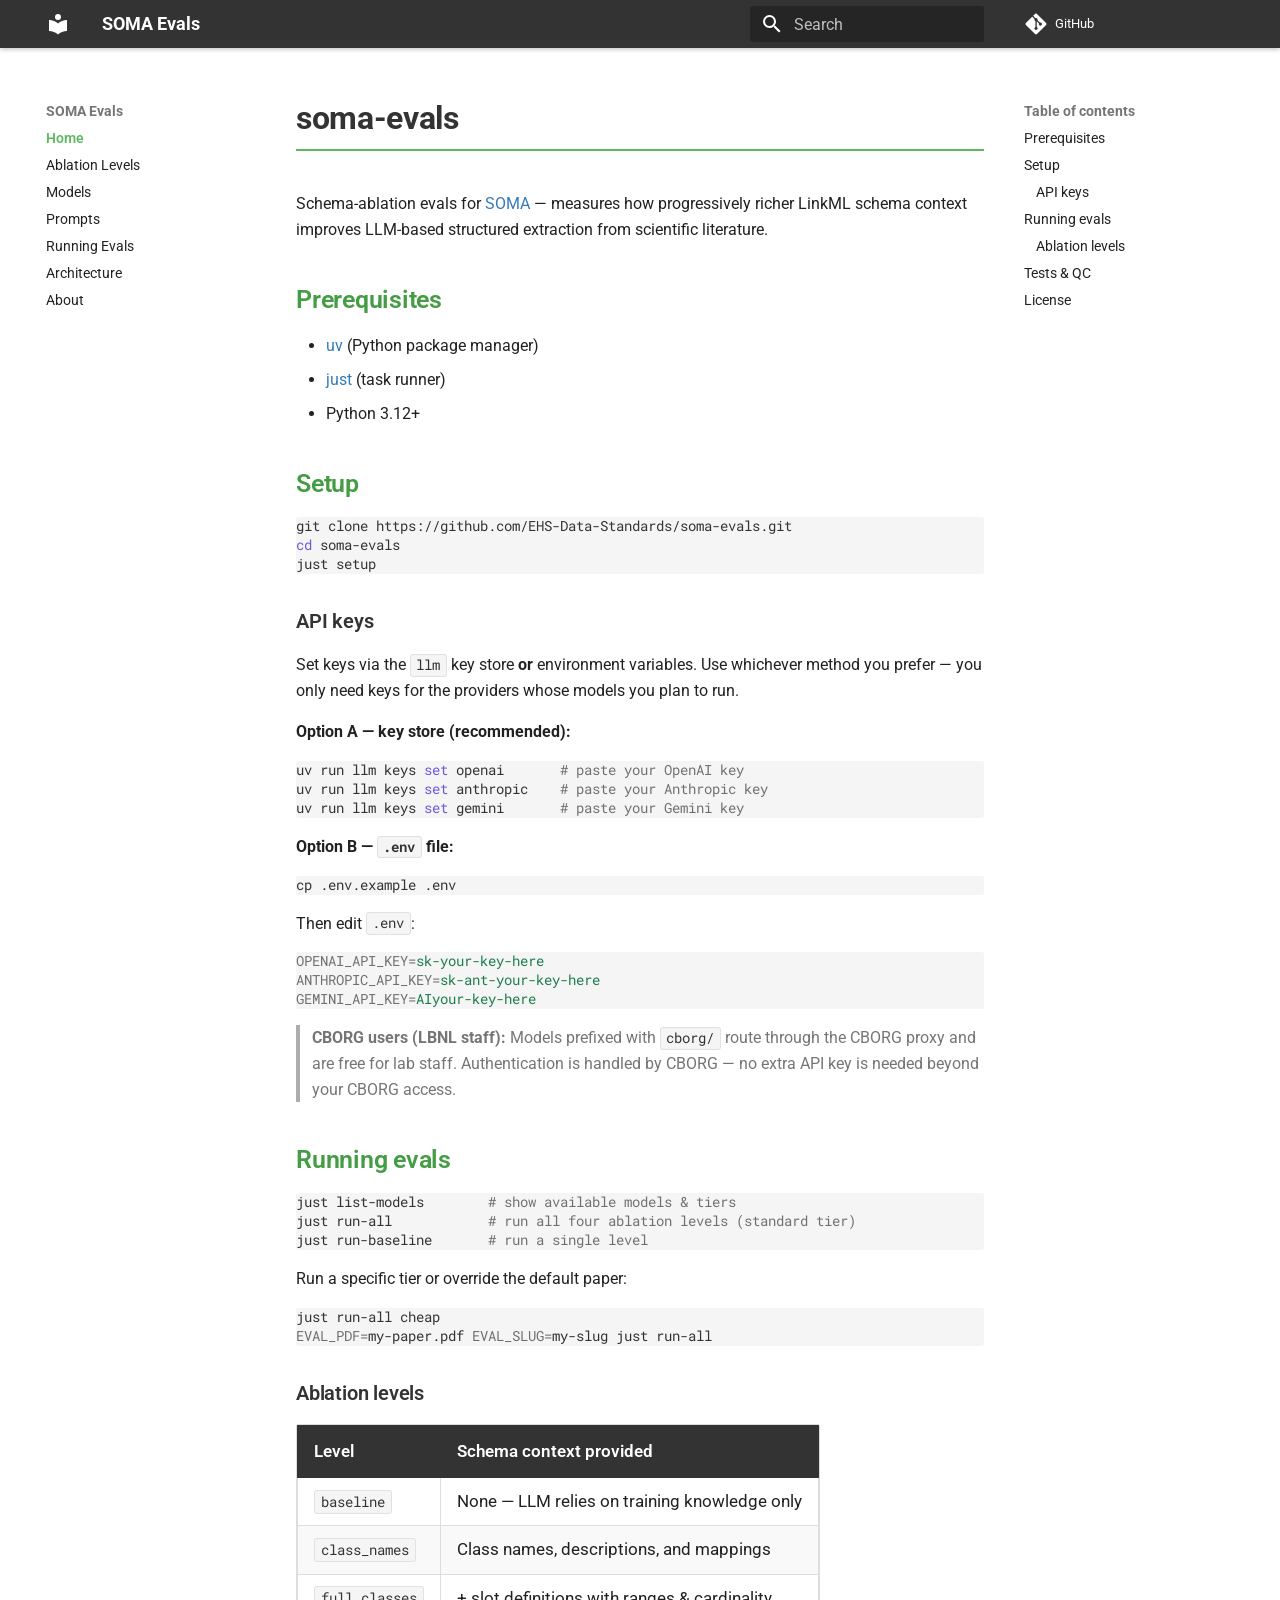
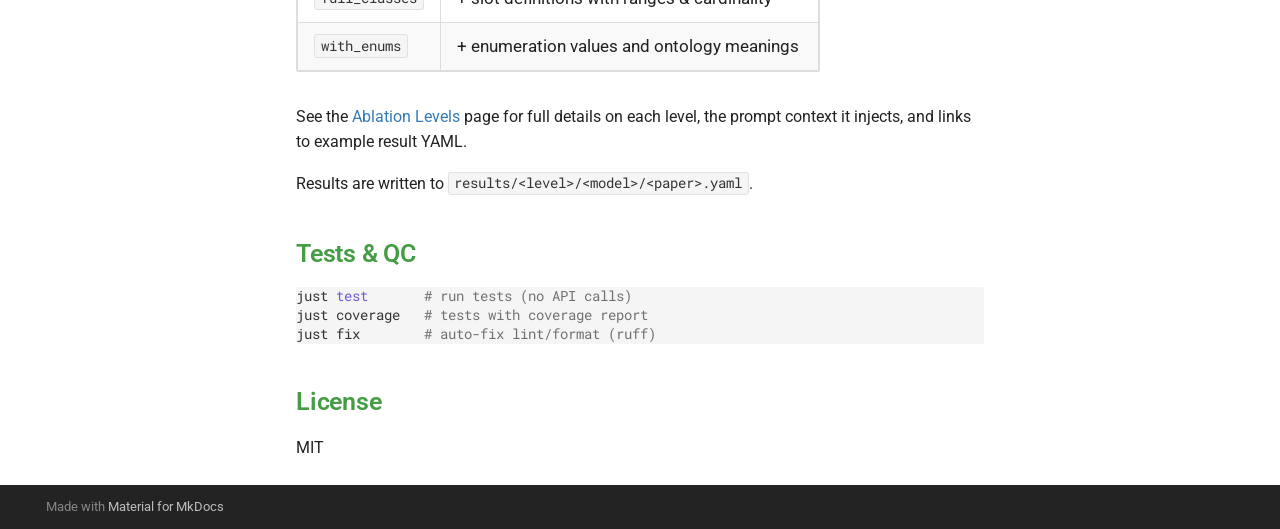
<file: index.html>
<!doctype html>
<html lang="en" class="no-js">
  <head>
    
      <meta charset="utf-8">
      <meta name="viewport" content="width=device-width,initial-scale=1">
      
        <meta name="description" content="Evaluation framework for schema-guided text extraction using the SOMA LinkML model.">
      
      
      
      
      
        <link rel="next" href="ablation-levels/">
      
      
        
      
      
      <link rel="icon" href="assets/images/favicon.png">
      <meta name="generator" content="mkdocs-1.6.1, mkdocs-material-9.7.6">
    
    
      
        <title>SOMA Evals</title>
      
    
    
      <link rel="stylesheet" href="assets/stylesheets/main.484c7ddc.min.css">
      
      


    
    
      
    
    
      
        
        
        <link rel="preconnect" href="https://fonts.gstatic.com" crossorigin>
        <link rel="stylesheet" href="https://fonts.googleapis.com/css?family=Roboto:300,300i,400,400i,700,700i%7CRoboto+Mono:400,400i,700,700i&display=fallback">
        <style>:root{--md-text-font:"Roboto";--md-code-font:"Roboto Mono"}</style>
      
    
    
      <link rel="stylesheet" href="stylesheets/extra.css">
    
    <script>__md_scope=new URL(".",location),__md_hash=e=>[...e].reduce(((e,_)=>(e<<5)-e+_.charCodeAt(0)),0),__md_get=(e,_=localStorage,t=__md_scope)=>JSON.parse(_.getItem(t.pathname+"."+e)),__md_set=(e,_,t=localStorage,a=__md_scope)=>{try{t.setItem(a.pathname+"."+e,JSON.stringify(_))}catch(e){}}</script>
    
      

    
    
  </head>
  
  
    <body dir="ltr">
  
    
    <input class="md-toggle" data-md-toggle="drawer" type="checkbox" id="__drawer" autocomplete="off">
    <input class="md-toggle" data-md-toggle="search" type="checkbox" id="__search" autocomplete="off">
    <label class="md-overlay" for="__drawer"></label>
    <div data-md-component="skip">
      
        
        <a href="#soma-evals" class="md-skip">
          Skip to content
        </a>
      
    </div>
    <div data-md-component="announce">
      
    </div>
    
    
      

  

<header class="md-header md-header--shadow" data-md-component="header">
  <nav class="md-header__inner md-grid" aria-label="Header">
    <a href="." title="SOMA Evals" class="md-header__button md-logo" aria-label="SOMA Evals" data-md-component="logo">
      
  
  <svg xmlns="http://www.w3.org/2000/svg" viewBox="0 0 24 24"><path d="M12 8a3 3 0 0 0 3-3 3 3 0 0 0-3-3 3 3 0 0 0-3 3 3 3 0 0 0 3 3m0 3.54C9.64 9.35 6.5 8 3 8v11c3.5 0 6.64 1.35 9 3.54 2.36-2.19 5.5-3.54 9-3.54V8c-3.5 0-6.64 1.35-9 3.54"/></svg>

    </a>
    <label class="md-header__button md-icon" for="__drawer">
      
      <svg xmlns="http://www.w3.org/2000/svg" viewBox="0 0 24 24"><path d="M3 6h18v2H3zm0 5h18v2H3zm0 5h18v2H3z"/></svg>
    </label>
    <div class="md-header__title" data-md-component="header-title">
      <div class="md-header__ellipsis">
        <div class="md-header__topic">
          <span class="md-ellipsis">
            SOMA Evals
          </span>
        </div>
        <div class="md-header__topic" data-md-component="header-topic">
          <span class="md-ellipsis">
            
              Home
            
          </span>
        </div>
      </div>
    </div>
    
    
      <script>var palette=__md_get("__palette");if(palette&&palette.color){if("(prefers-color-scheme)"===palette.color.media){var media=matchMedia("(prefers-color-scheme: light)"),input=document.querySelector(media.matches?"[data-md-color-media='(prefers-color-scheme: light)']":"[data-md-color-media='(prefers-color-scheme: dark)']");palette.color.media=input.getAttribute("data-md-color-media"),palette.color.scheme=input.getAttribute("data-md-color-scheme"),palette.color.primary=input.getAttribute("data-md-color-primary"),palette.color.accent=input.getAttribute("data-md-color-accent")}for(var[key,value]of Object.entries(palette.color))document.body.setAttribute("data-md-color-"+key,value)}</script>
    
    
    
      
      
        <label class="md-header__button md-icon" for="__search">
          
          <svg xmlns="http://www.w3.org/2000/svg" viewBox="0 0 24 24"><path d="M9.5 3A6.5 6.5 0 0 1 16 9.5c0 1.61-.59 3.09-1.56 4.23l.27.27h.79l5 5-1.5 1.5-5-5v-.79l-.27-.27A6.52 6.52 0 0 1 9.5 16 6.5 6.5 0 0 1 3 9.5 6.5 6.5 0 0 1 9.5 3m0 2C7 5 5 7 5 9.5S7 14 9.5 14 14 12 14 9.5 12 5 9.5 5"/></svg>
        </label>
        <div class="md-search" data-md-component="search" role="dialog">
  <label class="md-search__overlay" for="__search"></label>
  <div class="md-search__inner" role="search">
    <form class="md-search__form" name="search">
      <input type="text" class="md-search__input" name="query" aria-label="Search" placeholder="Search" autocapitalize="off" autocorrect="off" autocomplete="off" spellcheck="false" data-md-component="search-query" required>
      <label class="md-search__icon md-icon" for="__search">
        
        <svg xmlns="http://www.w3.org/2000/svg" viewBox="0 0 24 24"><path d="M9.5 3A6.5 6.5 0 0 1 16 9.5c0 1.61-.59 3.09-1.56 4.23l.27.27h.79l5 5-1.5 1.5-5-5v-.79l-.27-.27A6.52 6.52 0 0 1 9.5 16 6.5 6.5 0 0 1 3 9.5 6.5 6.5 0 0 1 9.5 3m0 2C7 5 5 7 5 9.5S7 14 9.5 14 14 12 14 9.5 12 5 9.5 5"/></svg>
        
        <svg xmlns="http://www.w3.org/2000/svg" viewBox="0 0 24 24"><path d="M20 11v2H8l5.5 5.5-1.42 1.42L4.16 12l7.92-7.92L13.5 5.5 8 11z"/></svg>
      </label>
      <nav class="md-search__options" aria-label="Search">
        
        <button type="reset" class="md-search__icon md-icon" title="Clear" aria-label="Clear" tabindex="-1">
          
          <svg xmlns="http://www.w3.org/2000/svg" viewBox="0 0 24 24"><path d="M19 6.41 17.59 5 12 10.59 6.41 5 5 6.41 10.59 12 5 17.59 6.41 19 12 13.41 17.59 19 19 17.59 13.41 12z"/></svg>
        </button>
      </nav>
      
    </form>
    <div class="md-search__output">
      <div class="md-search__scrollwrap" tabindex="0" data-md-scrollfix>
        <div class="md-search-result" data-md-component="search-result">
          <div class="md-search-result__meta">
            Initializing search
          </div>
          <ol class="md-search-result__list" role="presentation"></ol>
        </div>
      </div>
    </div>
  </div>
</div>
      
    
    
      <div class="md-header__source">
        <a href="https://github.com/EHS-Data-Standards/soma-evals" title="Go to repository" class="md-source" data-md-component="source">
  <div class="md-source__icon md-icon">
    
    <svg xmlns="http://www.w3.org/2000/svg" viewBox="0 0 448 512"><!--! Font Awesome Free 7.1.0 by @fontawesome - https://fontawesome.com License - https://fontawesome.com/license/free (Icons: CC BY 4.0, Fonts: SIL OFL 1.1, Code: MIT License) Copyright 2025 Fonticons, Inc.--><path d="M439.6 236.1 244 40.5c-5.4-5.5-12.8-8.5-20.4-8.5s-15 3-20.4 8.4L162.5 81l51.5 51.5c27.1-9.1 52.7 16.8 43.4 43.7l49.7 49.7c34.2-11.8 61.2 31 35.5 56.7-26.5 26.5-70.2-2.9-56-37.3L240.3 199v121.9c25.3 12.5 22.3 41.8 9.1 55-6.4 6.4-15.2 10.1-24.3 10.1s-17.8-3.6-24.3-10.1c-17.6-17.6-11.1-46.9 11.2-56v-123c-20.8-8.5-24.6-30.7-18.6-45L142.6 101 8.5 235.1C3 240.6 0 247.9 0 255.5s3 15 8.5 20.4l195.6 195.7c5.4 5.4 12.7 8.4 20.4 8.4s15-3 20.4-8.4l194.7-194.7c5.4-5.4 8.4-12.8 8.4-20.4s-3-15-8.4-20.4"/></svg>
  </div>
  <div class="md-source__repository">
    GitHub
  </div>
</a>
      </div>
    
  </nav>
  
</header>
    
    <div class="md-container" data-md-component="container">
      
      
        
          
        
      
      <main class="md-main" data-md-component="main">
        <div class="md-main__inner md-grid">
          
            
              
              <div class="md-sidebar md-sidebar--primary" data-md-component="sidebar" data-md-type="navigation" >
                <div class="md-sidebar__scrollwrap">
                  <div class="md-sidebar__inner">
                    



<nav class="md-nav md-nav--primary" aria-label="Navigation" data-md-level="0">
  <label class="md-nav__title" for="__drawer">
    <a href="." title="SOMA Evals" class="md-nav__button md-logo" aria-label="SOMA Evals" data-md-component="logo">
      
  
  <svg xmlns="http://www.w3.org/2000/svg" viewBox="0 0 24 24"><path d="M12 8a3 3 0 0 0 3-3 3 3 0 0 0-3-3 3 3 0 0 0-3 3 3 3 0 0 0 3 3m0 3.54C9.64 9.35 6.5 8 3 8v11c3.5 0 6.64 1.35 9 3.54 2.36-2.19 5.5-3.54 9-3.54V8c-3.5 0-6.64 1.35-9 3.54"/></svg>

    </a>
    SOMA Evals
  </label>
  
    <div class="md-nav__source">
      <a href="https://github.com/EHS-Data-Standards/soma-evals" title="Go to repository" class="md-source" data-md-component="source">
  <div class="md-source__icon md-icon">
    
    <svg xmlns="http://www.w3.org/2000/svg" viewBox="0 0 448 512"><!--! Font Awesome Free 7.1.0 by @fontawesome - https://fontawesome.com License - https://fontawesome.com/license/free (Icons: CC BY 4.0, Fonts: SIL OFL 1.1, Code: MIT License) Copyright 2025 Fonticons, Inc.--><path d="M439.6 236.1 244 40.5c-5.4-5.5-12.8-8.5-20.4-8.5s-15 3-20.4 8.4L162.5 81l51.5 51.5c27.1-9.1 52.7 16.8 43.4 43.7l49.7 49.7c34.2-11.8 61.2 31 35.5 56.7-26.5 26.5-70.2-2.9-56-37.3L240.3 199v121.9c25.3 12.5 22.3 41.8 9.1 55-6.4 6.4-15.2 10.1-24.3 10.1s-17.8-3.6-24.3-10.1c-17.6-17.6-11.1-46.9 11.2-56v-123c-20.8-8.5-24.6-30.7-18.6-45L142.6 101 8.5 235.1C3 240.6 0 247.9 0 255.5s3 15 8.5 20.4l195.6 195.7c5.4 5.4 12.7 8.4 20.4 8.4s15-3 20.4-8.4l194.7-194.7c5.4-5.4 8.4-12.8 8.4-20.4s-3-15-8.4-20.4"/></svg>
  </div>
  <div class="md-source__repository">
    GitHub
  </div>
</a>
    </div>
  
  <ul class="md-nav__list" data-md-scrollfix>
    
      
      
  
  
    
  
  
  
    <li class="md-nav__item md-nav__item--active">
      
      <input class="md-nav__toggle md-toggle" type="checkbox" id="__toc">
      
      
        
      
      
        <label class="md-nav__link md-nav__link--active" for="__toc">
          
  
  
  <span class="md-ellipsis">
    
  
    Home
  

    
  </span>
  
  

          <span class="md-nav__icon md-icon"></span>
        </label>
      
      <a href="." class="md-nav__link md-nav__link--active">
        
  
  
  <span class="md-ellipsis">
    
  
    Home
  

    
  </span>
  
  

      </a>
      
        

<nav class="md-nav md-nav--secondary" aria-label="Table of contents">
  
  
  
    
  
  
    <label class="md-nav__title" for="__toc">
      <span class="md-nav__icon md-icon"></span>
      Table of contents
    </label>
    <ul class="md-nav__list" data-md-component="toc" data-md-scrollfix>
      
        <li class="md-nav__item">
  <a href="#prerequisites" class="md-nav__link">
    <span class="md-ellipsis">
      
        Prerequisites
      
    </span>
  </a>
  
</li>
      
        <li class="md-nav__item">
  <a href="#setup" class="md-nav__link">
    <span class="md-ellipsis">
      
        Setup
      
    </span>
  </a>
  
    <nav class="md-nav" aria-label="Setup">
      <ul class="md-nav__list">
        
          <li class="md-nav__item">
  <a href="#api-keys" class="md-nav__link">
    <span class="md-ellipsis">
      
        API keys
      
    </span>
  </a>
  
</li>
        
      </ul>
    </nav>
  
</li>
      
        <li class="md-nav__item">
  <a href="#running-evals" class="md-nav__link">
    <span class="md-ellipsis">
      
        Running evals
      
    </span>
  </a>
  
    <nav class="md-nav" aria-label="Running evals">
      <ul class="md-nav__list">
        
          <li class="md-nav__item">
  <a href="#ablation-levels" class="md-nav__link">
    <span class="md-ellipsis">
      
        Ablation levels
      
    </span>
  </a>
  
</li>
        
      </ul>
    </nav>
  
</li>
      
        <li class="md-nav__item">
  <a href="#tests-qc" class="md-nav__link">
    <span class="md-ellipsis">
      
        Tests &amp; QC
      
    </span>
  </a>
  
</li>
      
        <li class="md-nav__item">
  <a href="#license" class="md-nav__link">
    <span class="md-ellipsis">
      
        License
      
    </span>
  </a>
  
</li>
      
    </ul>
  
</nav>
      
    </li>
  

    
      
      
  
  
  
  
    <li class="md-nav__item">
      <a href="ablation-levels/" class="md-nav__link">
        
  
  
  <span class="md-ellipsis">
    
  
    Ablation Levels
  

    
  </span>
  
  

      </a>
    </li>
  

    
      
      
  
  
  
  
    <li class="md-nav__item">
      <a href="models/" class="md-nav__link">
        
  
  
  <span class="md-ellipsis">
    
  
    Models
  

    
  </span>
  
  

      </a>
    </li>
  

    
      
      
  
  
  
  
    <li class="md-nav__item">
      <a href="prompts/" class="md-nav__link">
        
  
  
  <span class="md-ellipsis">
    
  
    Prompts
  

    
  </span>
  
  

      </a>
    </li>
  

    
      
      
  
  
  
  
    <li class="md-nav__item">
      <a href="running-evals/" class="md-nav__link">
        
  
  
  <span class="md-ellipsis">
    
  
    Running Evals
  

    
  </span>
  
  

      </a>
    </li>
  

    
      
      
  
  
  
  
    <li class="md-nav__item">
      <a href="overview/architecture/" class="md-nav__link">
        
  
  
  <span class="md-ellipsis">
    
  
    Architecture
  

    
  </span>
  
  

      </a>
    </li>
  

    
      
      
  
  
  
  
    <li class="md-nav__item">
      <a href="about/" class="md-nav__link">
        
  
  
  <span class="md-ellipsis">
    
  
    About
  

    
  </span>
  
  

      </a>
    </li>
  

    
  </ul>
</nav>
                  </div>
                </div>
              </div>
            
            
              
              <div class="md-sidebar md-sidebar--secondary" data-md-component="sidebar" data-md-type="toc" >
                <div class="md-sidebar__scrollwrap">
                  <div class="md-sidebar__inner">
                    

<nav class="md-nav md-nav--secondary" aria-label="Table of contents">
  
  
  
    
  
  
    <label class="md-nav__title" for="__toc">
      <span class="md-nav__icon md-icon"></span>
      Table of contents
    </label>
    <ul class="md-nav__list" data-md-component="toc" data-md-scrollfix>
      
        <li class="md-nav__item">
  <a href="#prerequisites" class="md-nav__link">
    <span class="md-ellipsis">
      
        Prerequisites
      
    </span>
  </a>
  
</li>
      
        <li class="md-nav__item">
  <a href="#setup" class="md-nav__link">
    <span class="md-ellipsis">
      
        Setup
      
    </span>
  </a>
  
    <nav class="md-nav" aria-label="Setup">
      <ul class="md-nav__list">
        
          <li class="md-nav__item">
  <a href="#api-keys" class="md-nav__link">
    <span class="md-ellipsis">
      
        API keys
      
    </span>
  </a>
  
</li>
        
      </ul>
    </nav>
  
</li>
      
        <li class="md-nav__item">
  <a href="#running-evals" class="md-nav__link">
    <span class="md-ellipsis">
      
        Running evals
      
    </span>
  </a>
  
    <nav class="md-nav" aria-label="Running evals">
      <ul class="md-nav__list">
        
          <li class="md-nav__item">
  <a href="#ablation-levels" class="md-nav__link">
    <span class="md-ellipsis">
      
        Ablation levels
      
    </span>
  </a>
  
</li>
        
      </ul>
    </nav>
  
</li>
      
        <li class="md-nav__item">
  <a href="#tests-qc" class="md-nav__link">
    <span class="md-ellipsis">
      
        Tests &amp; QC
      
    </span>
  </a>
  
</li>
      
        <li class="md-nav__item">
  <a href="#license" class="md-nav__link">
    <span class="md-ellipsis">
      
        License
      
    </span>
  </a>
  
</li>
      
    </ul>
  
</nav>
                  </div>
                </div>
              </div>
            
          
          
            <div class="md-content" data-md-component="content">
              
              <article class="md-content__inner md-typeset">
                
                  


  
  


<h1 id="soma-evals">soma-evals<a class="headerlink" href="#soma-evals" title="Permanent link">&para;</a></h1>
<p>Schema-ablation evals for <a href="https://github.com/EHS-Data-Standards/soma">SOMA</a> — measures how progressively richer LinkML schema context improves LLM-based structured extraction from scientific literature.</p>
<h2 id="prerequisites">Prerequisites<a class="headerlink" href="#prerequisites" title="Permanent link">&para;</a></h2>
<ul>
<li><a href="https://docs.astral.sh/uv/">uv</a> (Python package manager)</li>
<li><a href="https://github.com/casey/just">just</a> (task runner)</li>
<li>Python 3.12+</li>
</ul>
<h2 id="setup">Setup<a class="headerlink" href="#setup" title="Permanent link">&para;</a></h2>
<div class="highlight"><pre><span></span><code>git<span class="w"> </span>clone<span class="w"> </span>https://github.com/EHS-Data-Standards/soma-evals.git
<span class="nb">cd</span><span class="w"> </span>soma-evals
just<span class="w"> </span>setup
</code></pre></div>
<h3 id="api-keys">API keys<a class="headerlink" href="#api-keys" title="Permanent link">&para;</a></h3>
<p>Set keys via the <code>llm</code> key store <strong>or</strong> environment variables. Use whichever method you prefer — you only need keys for the providers whose models you plan to run.</p>
<p><strong>Option A — key store (recommended):</strong></p>
<div class="highlight"><pre><span></span><code>uv<span class="w"> </span>run<span class="w"> </span>llm<span class="w"> </span>keys<span class="w"> </span><span class="nb">set</span><span class="w"> </span>openai<span class="w">       </span><span class="c1"># paste your OpenAI key</span>
uv<span class="w"> </span>run<span class="w"> </span>llm<span class="w"> </span>keys<span class="w"> </span><span class="nb">set</span><span class="w"> </span>anthropic<span class="w">    </span><span class="c1"># paste your Anthropic key</span>
uv<span class="w"> </span>run<span class="w"> </span>llm<span class="w"> </span>keys<span class="w"> </span><span class="nb">set</span><span class="w"> </span>gemini<span class="w">       </span><span class="c1"># paste your Gemini key</span>
</code></pre></div>
<p><strong>Option B — <code>.env</code> file:</strong></p>
<div class="highlight"><pre><span></span><code>cp<span class="w"> </span>.env.example<span class="w"> </span>.env
</code></pre></div>
<p>Then edit <code>.env</code>:</p>
<div class="highlight"><pre><span></span><code><span class="na">OPENAI_API_KEY</span><span class="o">=</span><span class="s">sk-your-key-here</span>
<span class="na">ANTHROPIC_API_KEY</span><span class="o">=</span><span class="s">sk-ant-your-key-here</span>
<span class="na">GEMINI_API_KEY</span><span class="o">=</span><span class="s">AIyour-key-here</span>
</code></pre></div>
<blockquote>
<p><strong>CBORG users (LBNL staff):</strong> Models prefixed with <code>cborg/</code> route through the CBORG proxy and are free for lab staff. Authentication is handled by CBORG — no extra API key is needed beyond your CBORG access.</p>
</blockquote>
<h2 id="running-evals">Running evals<a class="headerlink" href="#running-evals" title="Permanent link">&para;</a></h2>
<div class="highlight"><pre><span></span><code>just<span class="w"> </span>list-models<span class="w">        </span><span class="c1"># show available models &amp; tiers</span>
just<span class="w"> </span>run-all<span class="w">            </span><span class="c1"># run all four ablation levels (standard tier)</span>
just<span class="w"> </span>run-baseline<span class="w">       </span><span class="c1"># run a single level</span>
</code></pre></div>
<p>Run a specific tier or override the default paper:</p>
<div class="highlight"><pre><span></span><code>just<span class="w"> </span>run-all<span class="w"> </span>cheap
<span class="nv">EVAL_PDF</span><span class="o">=</span>my-paper.pdf<span class="w"> </span><span class="nv">EVAL_SLUG</span><span class="o">=</span>my-slug<span class="w"> </span>just<span class="w"> </span>run-all
</code></pre></div>
<h3 id="ablation-levels">Ablation levels<a class="headerlink" href="#ablation-levels" title="Permanent link">&para;</a></h3>
<table>
<thead>
<tr>
<th>Level</th>
<th>Schema context provided</th>
</tr>
</thead>
<tbody>
<tr>
<td><code>baseline</code></td>
<td>None — LLM relies on training knowledge only</td>
</tr>
<tr>
<td><code>class_names</code></td>
<td>Class names, descriptions, and mappings</td>
</tr>
<tr>
<td><code>full_classes</code></td>
<td>+ slot definitions with ranges &amp; cardinality</td>
</tr>
<tr>
<td><code>with_enums</code></td>
<td>+ enumeration values and ontology meanings</td>
</tr>
</tbody>
</table>
<p>See the <a href="ablation-levels/">Ablation Levels</a> page for full details on each level, the prompt context it injects, and links to example result YAML.</p>
<p>Results are written to <code>results/&lt;level&gt;/&lt;model&gt;/&lt;paper&gt;.yaml</code>.</p>
<h2 id="tests-qc">Tests &amp; QC<a class="headerlink" href="#tests-qc" title="Permanent link">&para;</a></h2>
<div class="highlight"><pre><span></span><code>just<span class="w"> </span><span class="nb">test</span><span class="w">       </span><span class="c1"># run tests (no API calls)</span>
just<span class="w"> </span>coverage<span class="w">   </span><span class="c1"># tests with coverage report</span>
just<span class="w"> </span>fix<span class="w">        </span><span class="c1"># auto-fix lint/format (ruff)</span>
</code></pre></div>
<h2 id="license">License<a class="headerlink" href="#license" title="Permanent link">&para;</a></h2>
<p>MIT</p>












                
              </article>
            </div>
          
          
<script>var target=document.getElementById(location.hash.slice(1));target&&target.name&&(target.checked=target.name.startsWith("__tabbed_"))</script>
        </div>
        
      </main>
      
        <footer class="md-footer">
  
  <div class="md-footer-meta md-typeset">
    <div class="md-footer-meta__inner md-grid">
      <div class="md-copyright">
  
  
    Made with
    <a href="https://squidfunk.github.io/mkdocs-material/" target="_blank" rel="noopener">
      Material for MkDocs
    </a>
  
</div>
      
    </div>
  </div>
</footer>
      
    </div>
    <div class="md-dialog" data-md-component="dialog">
      <div class="md-dialog__inner md-typeset"></div>
    </div>
    
    
    
      
      
      <script id="__config" type="application/json">{"annotate": null, "base": ".", "features": [], "search": "assets/javascripts/workers/search.2c215733.min.js", "tags": null, "translations": {"clipboard.copied": "Copied to clipboard", "clipboard.copy": "Copy to clipboard", "search.result.more.one": "1 more on this page", "search.result.more.other": "# more on this page", "search.result.none": "No matching documents", "search.result.one": "1 matching document", "search.result.other": "# matching documents", "search.result.placeholder": "Type to start searching", "search.result.term.missing": "Missing", "select.version": "Select version"}, "version": null}</script>
    
    
      <script src="assets/javascripts/bundle.79ae519e.min.js"></script>
      
    
  </body>
</html>
</file>
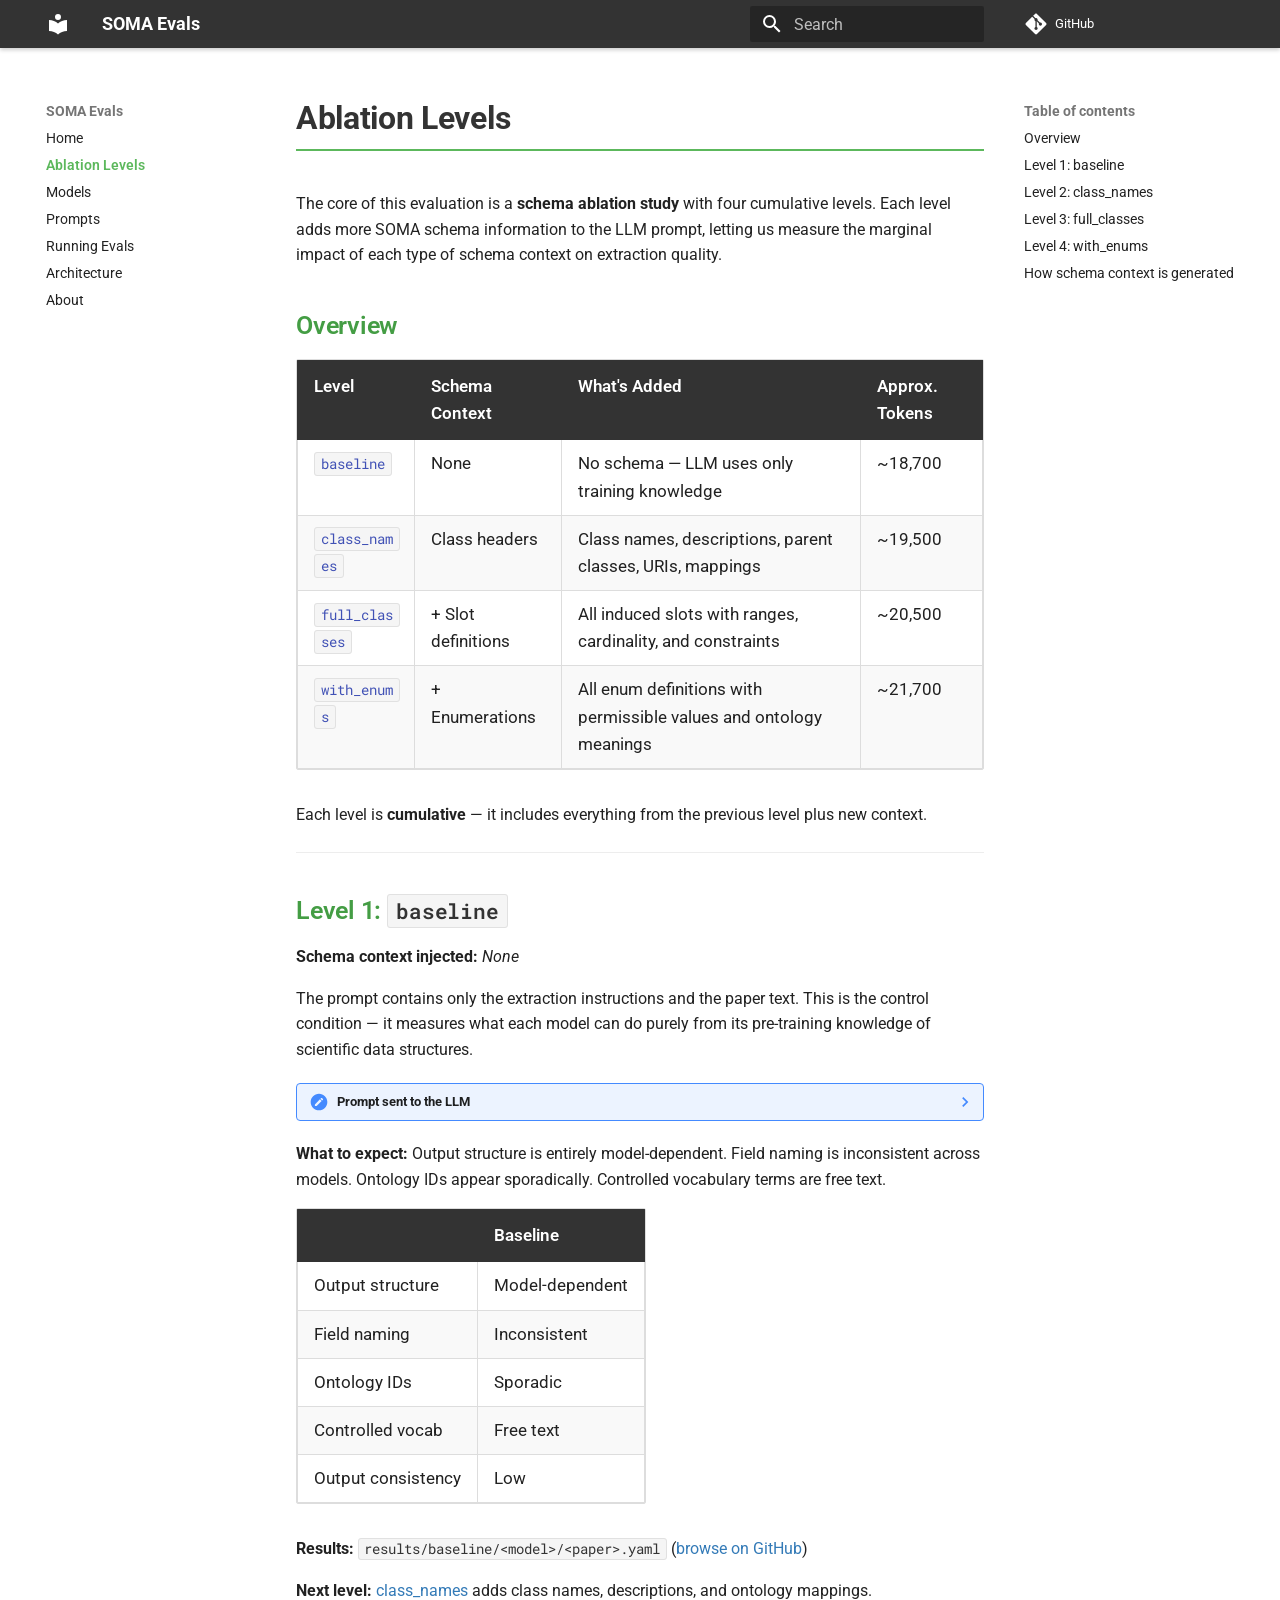
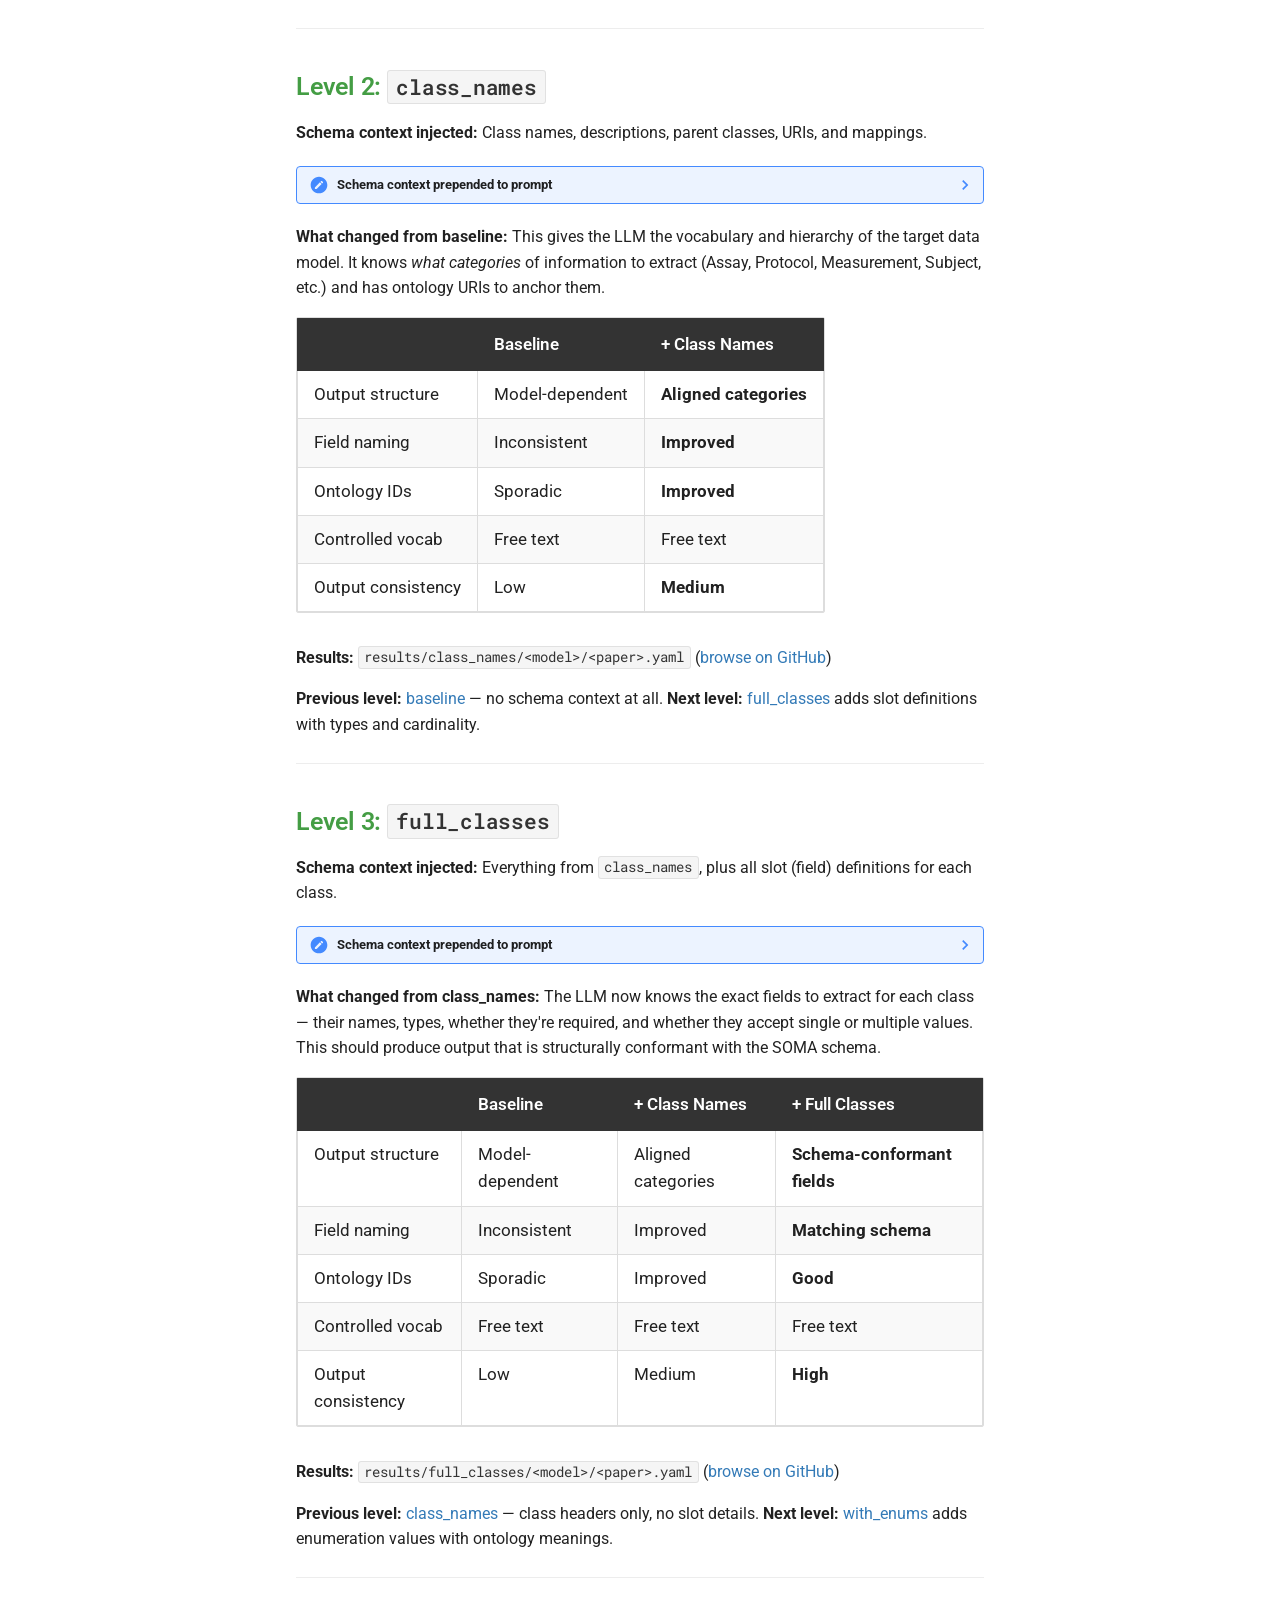
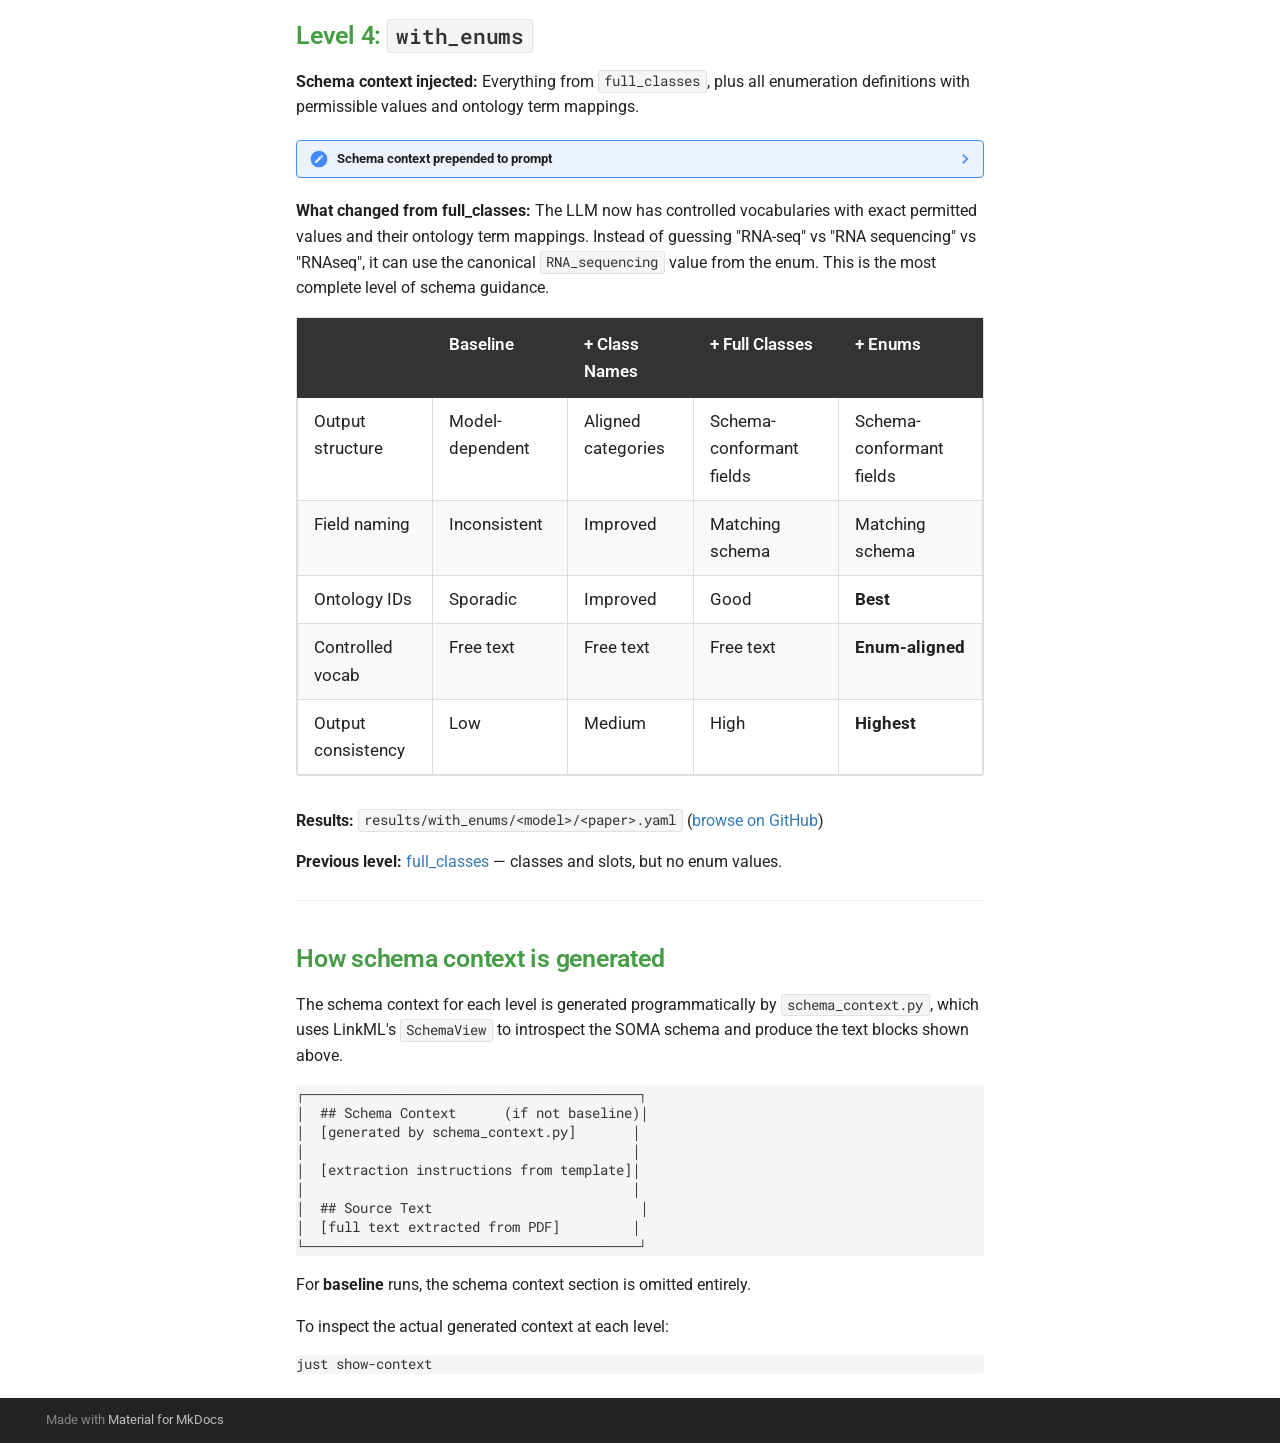
<file: ablation-levels/index.html>
<!doctype html>
<html lang="en" class="no-js">
  <head>
    
      <meta charset="utf-8">
      <meta name="viewport" content="width=device-width,initial-scale=1">
      
        <meta name="description" content="Evaluation framework for schema-guided text extraction using the SOMA LinkML model.">
      
      
      
      
        <link rel="prev" href="..">
      
      
        <link rel="next" href="../models/">
      
      
        
      
      
      <link rel="icon" href="../assets/images/favicon.png">
      <meta name="generator" content="mkdocs-1.6.1, mkdocs-material-9.7.6">
    
    
      
        <title>Ablation Levels - SOMA Evals</title>
      
    
    
      <link rel="stylesheet" href="../assets/stylesheets/main.484c7ddc.min.css">
      
      


    
    
      
    
    
      
        
        
        <link rel="preconnect" href="https://fonts.gstatic.com" crossorigin>
        <link rel="stylesheet" href="https://fonts.googleapis.com/css?family=Roboto:300,300i,400,400i,700,700i%7CRoboto+Mono:400,400i,700,700i&display=fallback">
        <style>:root{--md-text-font:"Roboto";--md-code-font:"Roboto Mono"}</style>
      
    
    
      <link rel="stylesheet" href="../stylesheets/extra.css">
    
    <script>__md_scope=new URL("..",location),__md_hash=e=>[...e].reduce(((e,_)=>(e<<5)-e+_.charCodeAt(0)),0),__md_get=(e,_=localStorage,t=__md_scope)=>JSON.parse(_.getItem(t.pathname+"."+e)),__md_set=(e,_,t=localStorage,a=__md_scope)=>{try{t.setItem(a.pathname+"."+e,JSON.stringify(_))}catch(e){}}</script>
    
      

    
    
  </head>
  
  
    <body dir="ltr">
  
    
    <input class="md-toggle" data-md-toggle="drawer" type="checkbox" id="__drawer" autocomplete="off">
    <input class="md-toggle" data-md-toggle="search" type="checkbox" id="__search" autocomplete="off">
    <label class="md-overlay" for="__drawer"></label>
    <div data-md-component="skip">
      
        
        <a href="#ablation-levels" class="md-skip">
          Skip to content
        </a>
      
    </div>
    <div data-md-component="announce">
      
    </div>
    
    
      

  

<header class="md-header md-header--shadow" data-md-component="header">
  <nav class="md-header__inner md-grid" aria-label="Header">
    <a href=".." title="SOMA Evals" class="md-header__button md-logo" aria-label="SOMA Evals" data-md-component="logo">
      
  
  <svg xmlns="http://www.w3.org/2000/svg" viewBox="0 0 24 24"><path d="M12 8a3 3 0 0 0 3-3 3 3 0 0 0-3-3 3 3 0 0 0-3 3 3 3 0 0 0 3 3m0 3.54C9.64 9.35 6.5 8 3 8v11c3.5 0 6.64 1.35 9 3.54 2.36-2.19 5.5-3.54 9-3.54V8c-3.5 0-6.64 1.35-9 3.54"/></svg>

    </a>
    <label class="md-header__button md-icon" for="__drawer">
      
      <svg xmlns="http://www.w3.org/2000/svg" viewBox="0 0 24 24"><path d="M3 6h18v2H3zm0 5h18v2H3zm0 5h18v2H3z"/></svg>
    </label>
    <div class="md-header__title" data-md-component="header-title">
      <div class="md-header__ellipsis">
        <div class="md-header__topic">
          <span class="md-ellipsis">
            SOMA Evals
          </span>
        </div>
        <div class="md-header__topic" data-md-component="header-topic">
          <span class="md-ellipsis">
            
              Ablation Levels
            
          </span>
        </div>
      </div>
    </div>
    
    
      <script>var palette=__md_get("__palette");if(palette&&palette.color){if("(prefers-color-scheme)"===palette.color.media){var media=matchMedia("(prefers-color-scheme: light)"),input=document.querySelector(media.matches?"[data-md-color-media='(prefers-color-scheme: light)']":"[data-md-color-media='(prefers-color-scheme: dark)']");palette.color.media=input.getAttribute("data-md-color-media"),palette.color.scheme=input.getAttribute("data-md-color-scheme"),palette.color.primary=input.getAttribute("data-md-color-primary"),palette.color.accent=input.getAttribute("data-md-color-accent")}for(var[key,value]of Object.entries(palette.color))document.body.setAttribute("data-md-color-"+key,value)}</script>
    
    
    
      
      
        <label class="md-header__button md-icon" for="__search">
          
          <svg xmlns="http://www.w3.org/2000/svg" viewBox="0 0 24 24"><path d="M9.5 3A6.5 6.5 0 0 1 16 9.5c0 1.61-.59 3.09-1.56 4.23l.27.27h.79l5 5-1.5 1.5-5-5v-.79l-.27-.27A6.52 6.52 0 0 1 9.5 16 6.5 6.5 0 0 1 3 9.5 6.5 6.5 0 0 1 9.5 3m0 2C7 5 5 7 5 9.5S7 14 9.5 14 14 12 14 9.5 12 5 9.5 5"/></svg>
        </label>
        <div class="md-search" data-md-component="search" role="dialog">
  <label class="md-search__overlay" for="__search"></label>
  <div class="md-search__inner" role="search">
    <form class="md-search__form" name="search">
      <input type="text" class="md-search__input" name="query" aria-label="Search" placeholder="Search" autocapitalize="off" autocorrect="off" autocomplete="off" spellcheck="false" data-md-component="search-query" required>
      <label class="md-search__icon md-icon" for="__search">
        
        <svg xmlns="http://www.w3.org/2000/svg" viewBox="0 0 24 24"><path d="M9.5 3A6.5 6.5 0 0 1 16 9.5c0 1.61-.59 3.09-1.56 4.23l.27.27h.79l5 5-1.5 1.5-5-5v-.79l-.27-.27A6.52 6.52 0 0 1 9.5 16 6.5 6.5 0 0 1 3 9.5 6.5 6.5 0 0 1 9.5 3m0 2C7 5 5 7 5 9.5S7 14 9.5 14 14 12 14 9.5 12 5 9.5 5"/></svg>
        
        <svg xmlns="http://www.w3.org/2000/svg" viewBox="0 0 24 24"><path d="M20 11v2H8l5.5 5.5-1.42 1.42L4.16 12l7.92-7.92L13.5 5.5 8 11z"/></svg>
      </label>
      <nav class="md-search__options" aria-label="Search">
        
        <button type="reset" class="md-search__icon md-icon" title="Clear" aria-label="Clear" tabindex="-1">
          
          <svg xmlns="http://www.w3.org/2000/svg" viewBox="0 0 24 24"><path d="M19 6.41 17.59 5 12 10.59 6.41 5 5 6.41 10.59 12 5 17.59 6.41 19 12 13.41 17.59 19 19 17.59 13.41 12z"/></svg>
        </button>
      </nav>
      
    </form>
    <div class="md-search__output">
      <div class="md-search__scrollwrap" tabindex="0" data-md-scrollfix>
        <div class="md-search-result" data-md-component="search-result">
          <div class="md-search-result__meta">
            Initializing search
          </div>
          <ol class="md-search-result__list" role="presentation"></ol>
        </div>
      </div>
    </div>
  </div>
</div>
      
    
    
      <div class="md-header__source">
        <a href="https://github.com/EHS-Data-Standards/soma-evals" title="Go to repository" class="md-source" data-md-component="source">
  <div class="md-source__icon md-icon">
    
    <svg xmlns="http://www.w3.org/2000/svg" viewBox="0 0 448 512"><!--! Font Awesome Free 7.1.0 by @fontawesome - https://fontawesome.com License - https://fontawesome.com/license/free (Icons: CC BY 4.0, Fonts: SIL OFL 1.1, Code: MIT License) Copyright 2025 Fonticons, Inc.--><path d="M439.6 236.1 244 40.5c-5.4-5.5-12.8-8.5-20.4-8.5s-15 3-20.4 8.4L162.5 81l51.5 51.5c27.1-9.1 52.7 16.8 43.4 43.7l49.7 49.7c34.2-11.8 61.2 31 35.5 56.7-26.5 26.5-70.2-2.9-56-37.3L240.3 199v121.9c25.3 12.5 22.3 41.8 9.1 55-6.4 6.4-15.2 10.1-24.3 10.1s-17.8-3.6-24.3-10.1c-17.6-17.6-11.1-46.9 11.2-56v-123c-20.8-8.5-24.6-30.7-18.6-45L142.6 101 8.5 235.1C3 240.6 0 247.9 0 255.5s3 15 8.5 20.4l195.6 195.7c5.4 5.4 12.7 8.4 20.4 8.4s15-3 20.4-8.4l194.7-194.7c5.4-5.4 8.4-12.8 8.4-20.4s-3-15-8.4-20.4"/></svg>
  </div>
  <div class="md-source__repository">
    GitHub
  </div>
</a>
      </div>
    
  </nav>
  
</header>
    
    <div class="md-container" data-md-component="container">
      
      
        
          
        
      
      <main class="md-main" data-md-component="main">
        <div class="md-main__inner md-grid">
          
            
              
              <div class="md-sidebar md-sidebar--primary" data-md-component="sidebar" data-md-type="navigation" >
                <div class="md-sidebar__scrollwrap">
                  <div class="md-sidebar__inner">
                    



<nav class="md-nav md-nav--primary" aria-label="Navigation" data-md-level="0">
  <label class="md-nav__title" for="__drawer">
    <a href=".." title="SOMA Evals" class="md-nav__button md-logo" aria-label="SOMA Evals" data-md-component="logo">
      
  
  <svg xmlns="http://www.w3.org/2000/svg" viewBox="0 0 24 24"><path d="M12 8a3 3 0 0 0 3-3 3 3 0 0 0-3-3 3 3 0 0 0-3 3 3 3 0 0 0 3 3m0 3.54C9.64 9.35 6.5 8 3 8v11c3.5 0 6.64 1.35 9 3.54 2.36-2.19 5.5-3.54 9-3.54V8c-3.5 0-6.64 1.35-9 3.54"/></svg>

    </a>
    SOMA Evals
  </label>
  
    <div class="md-nav__source">
      <a href="https://github.com/EHS-Data-Standards/soma-evals" title="Go to repository" class="md-source" data-md-component="source">
  <div class="md-source__icon md-icon">
    
    <svg xmlns="http://www.w3.org/2000/svg" viewBox="0 0 448 512"><!--! Font Awesome Free 7.1.0 by @fontawesome - https://fontawesome.com License - https://fontawesome.com/license/free (Icons: CC BY 4.0, Fonts: SIL OFL 1.1, Code: MIT License) Copyright 2025 Fonticons, Inc.--><path d="M439.6 236.1 244 40.5c-5.4-5.5-12.8-8.5-20.4-8.5s-15 3-20.4 8.4L162.5 81l51.5 51.5c27.1-9.1 52.7 16.8 43.4 43.7l49.7 49.7c34.2-11.8 61.2 31 35.5 56.7-26.5 26.5-70.2-2.9-56-37.3L240.3 199v121.9c25.3 12.5 22.3 41.8 9.1 55-6.4 6.4-15.2 10.1-24.3 10.1s-17.8-3.6-24.3-10.1c-17.6-17.6-11.1-46.9 11.2-56v-123c-20.8-8.5-24.6-30.7-18.6-45L142.6 101 8.5 235.1C3 240.6 0 247.9 0 255.5s3 15 8.5 20.4l195.6 195.7c5.4 5.4 12.7 8.4 20.4 8.4s15-3 20.4-8.4l194.7-194.7c5.4-5.4 8.4-12.8 8.4-20.4s-3-15-8.4-20.4"/></svg>
  </div>
  <div class="md-source__repository">
    GitHub
  </div>
</a>
    </div>
  
  <ul class="md-nav__list" data-md-scrollfix>
    
      
      
  
  
  
  
    <li class="md-nav__item">
      <a href=".." class="md-nav__link">
        
  
  
  <span class="md-ellipsis">
    
  
    Home
  

    
  </span>
  
  

      </a>
    </li>
  

    
      
      
  
  
    
  
  
  
    <li class="md-nav__item md-nav__item--active">
      
      <input class="md-nav__toggle md-toggle" type="checkbox" id="__toc">
      
      
        
      
      
        <label class="md-nav__link md-nav__link--active" for="__toc">
          
  
  
  <span class="md-ellipsis">
    
  
    Ablation Levels
  

    
  </span>
  
  

          <span class="md-nav__icon md-icon"></span>
        </label>
      
      <a href="./" class="md-nav__link md-nav__link--active">
        
  
  
  <span class="md-ellipsis">
    
  
    Ablation Levels
  

    
  </span>
  
  

      </a>
      
        

<nav class="md-nav md-nav--secondary" aria-label="Table of contents">
  
  
  
    
  
  
    <label class="md-nav__title" for="__toc">
      <span class="md-nav__icon md-icon"></span>
      Table of contents
    </label>
    <ul class="md-nav__list" data-md-component="toc" data-md-scrollfix>
      
        <li class="md-nav__item">
  <a href="#overview" class="md-nav__link">
    <span class="md-ellipsis">
      
        Overview
      
    </span>
  </a>
  
</li>
      
        <li class="md-nav__item">
  <a href="#level-1-baseline" class="md-nav__link">
    <span class="md-ellipsis">
      
        Level 1: baseline
      
    </span>
  </a>
  
</li>
      
        <li class="md-nav__item">
  <a href="#level-2-class_names" class="md-nav__link">
    <span class="md-ellipsis">
      
        Level 2: class_names
      
    </span>
  </a>
  
</li>
      
        <li class="md-nav__item">
  <a href="#level-3-full_classes" class="md-nav__link">
    <span class="md-ellipsis">
      
        Level 3: full_classes
      
    </span>
  </a>
  
</li>
      
        <li class="md-nav__item">
  <a href="#level-4-with_enums" class="md-nav__link">
    <span class="md-ellipsis">
      
        Level 4: with_enums
      
    </span>
  </a>
  
</li>
      
        <li class="md-nav__item">
  <a href="#how-schema-context-is-generated" class="md-nav__link">
    <span class="md-ellipsis">
      
        How schema context is generated
      
    </span>
  </a>
  
</li>
      
    </ul>
  
</nav>
      
    </li>
  

    
      
      
  
  
  
  
    <li class="md-nav__item">
      <a href="../models/" class="md-nav__link">
        
  
  
  <span class="md-ellipsis">
    
  
    Models
  

    
  </span>
  
  

      </a>
    </li>
  

    
      
      
  
  
  
  
    <li class="md-nav__item">
      <a href="../prompts/" class="md-nav__link">
        
  
  
  <span class="md-ellipsis">
    
  
    Prompts
  

    
  </span>
  
  

      </a>
    </li>
  

    
      
      
  
  
  
  
    <li class="md-nav__item">
      <a href="../running-evals/" class="md-nav__link">
        
  
  
  <span class="md-ellipsis">
    
  
    Running Evals
  

    
  </span>
  
  

      </a>
    </li>
  

    
      
      
  
  
  
  
    <li class="md-nav__item">
      <a href="../overview/architecture/" class="md-nav__link">
        
  
  
  <span class="md-ellipsis">
    
  
    Architecture
  

    
  </span>
  
  

      </a>
    </li>
  

    
      
      
  
  
  
  
    <li class="md-nav__item">
      <a href="../about/" class="md-nav__link">
        
  
  
  <span class="md-ellipsis">
    
  
    About
  

    
  </span>
  
  

      </a>
    </li>
  

    
  </ul>
</nav>
                  </div>
                </div>
              </div>
            
            
              
              <div class="md-sidebar md-sidebar--secondary" data-md-component="sidebar" data-md-type="toc" >
                <div class="md-sidebar__scrollwrap">
                  <div class="md-sidebar__inner">
                    

<nav class="md-nav md-nav--secondary" aria-label="Table of contents">
  
  
  
    
  
  
    <label class="md-nav__title" for="__toc">
      <span class="md-nav__icon md-icon"></span>
      Table of contents
    </label>
    <ul class="md-nav__list" data-md-component="toc" data-md-scrollfix>
      
        <li class="md-nav__item">
  <a href="#overview" class="md-nav__link">
    <span class="md-ellipsis">
      
        Overview
      
    </span>
  </a>
  
</li>
      
        <li class="md-nav__item">
  <a href="#level-1-baseline" class="md-nav__link">
    <span class="md-ellipsis">
      
        Level 1: baseline
      
    </span>
  </a>
  
</li>
      
        <li class="md-nav__item">
  <a href="#level-2-class_names" class="md-nav__link">
    <span class="md-ellipsis">
      
        Level 2: class_names
      
    </span>
  </a>
  
</li>
      
        <li class="md-nav__item">
  <a href="#level-3-full_classes" class="md-nav__link">
    <span class="md-ellipsis">
      
        Level 3: full_classes
      
    </span>
  </a>
  
</li>
      
        <li class="md-nav__item">
  <a href="#level-4-with_enums" class="md-nav__link">
    <span class="md-ellipsis">
      
        Level 4: with_enums
      
    </span>
  </a>
  
</li>
      
        <li class="md-nav__item">
  <a href="#how-schema-context-is-generated" class="md-nav__link">
    <span class="md-ellipsis">
      
        How schema context is generated
      
    </span>
  </a>
  
</li>
      
    </ul>
  
</nav>
                  </div>
                </div>
              </div>
            
          
          
            <div class="md-content" data-md-component="content">
              
              <article class="md-content__inner md-typeset">
                
                  


  
  


<h1 id="ablation-levels">Ablation Levels<a class="headerlink" href="#ablation-levels" title="Permanent link">&para;</a></h1>
<p>The core of this evaluation is a <strong>schema ablation study</strong> with four cumulative levels.
Each level adds more SOMA schema information to the LLM prompt, letting us measure
the marginal impact of each type of schema context on extraction quality.</p>
<h2 id="overview">Overview<a class="headerlink" href="#overview" title="Permanent link">&para;</a></h2>
<table>
<thead>
<tr>
<th>Level</th>
<th>Schema Context</th>
<th>What's Added</th>
<th>Approx. Tokens</th>
</tr>
</thead>
<tbody>
<tr>
<td><a href="#level-1-baseline"><code>baseline</code></a></td>
<td>None</td>
<td>No schema — LLM uses only training knowledge</td>
<td>~18,700</td>
</tr>
<tr>
<td><a href="#level-2-class_names"><code>class_names</code></a></td>
<td>Class headers</td>
<td>Class names, descriptions, parent classes, URIs, mappings</td>
<td>~19,500</td>
</tr>
<tr>
<td><a href="#level-3-full_classes"><code>full_classes</code></a></td>
<td>+ Slot definitions</td>
<td>All induced slots with ranges, cardinality, and constraints</td>
<td>~20,500</td>
</tr>
<tr>
<td><a href="#level-4-with_enums"><code>with_enums</code></a></td>
<td>+ Enumerations</td>
<td>All enum definitions with permissible values and ontology meanings</td>
<td>~21,700</td>
</tr>
</tbody>
</table>
<p>Each level is <strong>cumulative</strong> — it includes everything from the previous level plus new context.</p>
<hr />
<h2 id="level-1-baseline">Level 1: <code>baseline</code><a class="headerlink" href="#level-1-baseline" title="Permanent link">&para;</a></h2>
<p><strong>Schema context injected:</strong> <em>None</em></p>
<p>The prompt contains only the extraction instructions and the paper text. This is the
control condition — it measures what each model can do purely from its pre-training
knowledge of scientific data structures.</p>
<details class="note">
<summary>Prompt sent to the LLM</summary>
<p><strong>System:</strong>
<div class="highlight"><pre><span></span><code>You are a scientific data extraction assistant specializing in biological
assays and measurements. Your task is to extract structured data from
scientific text, identifying assays, measurements, protocols, study
subjects, and experimental conditions.
</code></pre></div></p>
<p><strong>User:</strong>
<div class="highlight"><pre><span></span><code>Extract structured assay and measurement data from the following scientific text.
Identify all assays, their measurements, study subjects, protocols, and
experimental conditions. Use ontology identifiers where possible (e.g.,
OBI, CHEBI, CL, UBERON, NCBITaxon, UO). Provide the extracted data in
a structured format (e.g., YAML).

[paper text follows]
</code></pre></div></p>
</details>
<p><strong>What to expect:</strong> Output structure is entirely model-dependent. Field naming is inconsistent
across models. Ontology IDs appear sporadically. Controlled vocabulary terms are free text.</p>
<table>
<thead>
<tr>
<th></th>
<th>Baseline</th>
</tr>
</thead>
<tbody>
<tr>
<td>Output structure</td>
<td>Model-dependent</td>
</tr>
<tr>
<td>Field naming</td>
<td>Inconsistent</td>
</tr>
<tr>
<td>Ontology IDs</td>
<td>Sporadic</td>
</tr>
<tr>
<td>Controlled vocab</td>
<td>Free text</td>
</tr>
<tr>
<td>Output consistency</td>
<td>Low</td>
</tr>
</tbody>
</table>
<p><strong>Results:</strong> <code>results/baseline/&lt;model&gt;/&lt;paper&gt;.yaml</code>
(<a href="https://github.com/EHS-Data-Standards/soma-evals/tree/main/results/baseline">browse on GitHub</a>)</p>
<p><strong>Next level:</strong> <a href="#level-2-class_names">class_names</a> adds class names, descriptions, and ontology mappings.</p>
<hr />
<h2 id="level-2-class_names">Level 2: <code>class_names</code><a class="headerlink" href="#level-2-class_names" title="Permanent link">&para;</a></h2>
<p><strong>Schema context injected:</strong> Class names, descriptions, parent classes, URIs, and mappings.</p>
<details class="note">
<summary>Schema context prepended to prompt</summary>
<div class="highlight"><pre><span></span><code># SOMA Schema Classes

## Assay
  An experimental procedure to test a hypothesis or measure something.
  Parent: NamedThing
  URI: soma:Assay
  Mappings: OBI:0000070

## Protocol
  A detailed description of how an assay is performed.
  Parent: NamedThing
  URI: soma:Protocol

## Measurement
  A quantitative or qualitative result from an assay.
  Parent: NamedThing
  URI: soma:Measurement

## Subject
  An entity that is the focus of an investigation.
  Parent: NamedThing
  URI: soma:Subject

[... all SOMA classes listed ...]
</code></pre></div>
</details>
<p><strong>What changed from baseline:</strong>
This gives the LLM the vocabulary and hierarchy of the target data model. It knows <em>what
categories</em> of information to extract (Assay, Protocol, Measurement, Subject, etc.) and
has ontology URIs to anchor them.</p>
<table>
<thead>
<tr>
<th></th>
<th>Baseline</th>
<th>+ Class Names</th>
</tr>
</thead>
<tbody>
<tr>
<td>Output structure</td>
<td>Model-dependent</td>
<td><strong>Aligned categories</strong></td>
</tr>
<tr>
<td>Field naming</td>
<td>Inconsistent</td>
<td><strong>Improved</strong></td>
</tr>
<tr>
<td>Ontology IDs</td>
<td>Sporadic</td>
<td><strong>Improved</strong></td>
</tr>
<tr>
<td>Controlled vocab</td>
<td>Free text</td>
<td>Free text</td>
</tr>
<tr>
<td>Output consistency</td>
<td>Low</td>
<td><strong>Medium</strong></td>
</tr>
</tbody>
</table>
<p><strong>Results:</strong> <code>results/class_names/&lt;model&gt;/&lt;paper&gt;.yaml</code>
(<a href="https://github.com/EHS-Data-Standards/soma-evals/tree/main/results/class_names">browse on GitHub</a>)</p>
<p><strong>Previous level:</strong> <a href="#level-1-baseline">baseline</a> — no schema context at all.
<strong>Next level:</strong> <a href="#level-3-full_classes">full_classes</a> adds slot definitions with types and cardinality.</p>
<hr />
<h2 id="level-3-full_classes">Level 3: <code>full_classes</code><a class="headerlink" href="#level-3-full_classes" title="Permanent link">&para;</a></h2>
<p><strong>Schema context injected:</strong> Everything from <code>class_names</code>, plus all slot (field) definitions
for each class.</p>
<details class="note">
<summary>Schema context prepended to prompt</summary>
<div class="highlight"><pre><span></span><code># SOMA Schema Classes and Slots

## Assay
  An experimental procedure to test a hypothesis or measure something.
  Parent: NamedThing
  URI: soma:Assay
  Mappings: OBI:0000070
  Slots:
    - name (string) [required, identifier]
    - description (string)
    - has_protocol (Protocol) [multivalued, inlined_as_list]
    - has_measurement (Measurement) [multivalued, inlined_as_list]
    - study_subjects (Subject) [multivalued]
    - assay_type (AssayTypeEnum)
    - gene_expression_method (GeneExpressionMethodEnum)

## Protocol
  A detailed description of how an assay is performed.
  Parent: NamedThing
  URI: soma:Protocol
  Slots:
    - name (string) [required, identifier]
    - description (string)
    - protocol_type (ProtocolTypeEnum)

[... all classes with full slot definitions ...]
</code></pre></div>
</details>
<p><strong>What changed from class_names:</strong>
The LLM now knows the exact fields to extract for each class — their names, types, whether
they're required, and whether they accept single or multiple values. This should produce
output that is structurally conformant with the SOMA schema.</p>
<table>
<thead>
<tr>
<th></th>
<th>Baseline</th>
<th>+ Class Names</th>
<th>+ Full Classes</th>
</tr>
</thead>
<tbody>
<tr>
<td>Output structure</td>
<td>Model-dependent</td>
<td>Aligned categories</td>
<td><strong>Schema-conformant fields</strong></td>
</tr>
<tr>
<td>Field naming</td>
<td>Inconsistent</td>
<td>Improved</td>
<td><strong>Matching schema</strong></td>
</tr>
<tr>
<td>Ontology IDs</td>
<td>Sporadic</td>
<td>Improved</td>
<td><strong>Good</strong></td>
</tr>
<tr>
<td>Controlled vocab</td>
<td>Free text</td>
<td>Free text</td>
<td>Free text</td>
</tr>
<tr>
<td>Output consistency</td>
<td>Low</td>
<td>Medium</td>
<td><strong>High</strong></td>
</tr>
</tbody>
</table>
<p><strong>Results:</strong> <code>results/full_classes/&lt;model&gt;/&lt;paper&gt;.yaml</code>
(<a href="https://github.com/EHS-Data-Standards/soma-evals/tree/main/results/full_classes">browse on GitHub</a>)</p>
<p><strong>Previous level:</strong> <a href="#level-2-class_names">class_names</a> — class headers only, no slot details.
<strong>Next level:</strong> <a href="#level-4-with_enums">with_enums</a> adds enumeration values with ontology meanings.</p>
<hr />
<h2 id="level-4-with_enums">Level 4: <code>with_enums</code><a class="headerlink" href="#level-4-with_enums" title="Permanent link">&para;</a></h2>
<p><strong>Schema context injected:</strong> Everything from <code>full_classes</code>, plus all enumeration definitions
with permissible values and ontology term mappings.</p>
<details class="note">
<summary>Schema context prepended to prompt</summary>
<div class="highlight"><pre><span></span><code># SOMA Schema Classes and Slots

[... all classes with full slot definitions as in Level 3 ...]

# Enumerations

## AssayTypeEnum
  Values:
    - RNA_sequencing: Whole-transcriptome RNA-seq (meaning: OBI:0001271)
    - chemical_analysis: Analytical chemistry assay (meaning: OBI:0000070)
    - microscopy: Imaging assay (meaning: OBI:0000185)
    - qRT_PCR: Quantitative RT-PCR (meaning: OBI:0002631)
    - western_blot: Protein immunoblot (meaning: OBI:0000920)

## GeneExpressionMethodEnum
  Values:
    - qRT_PCR: Quantitative reverse-transcription PCR
    - RNA_seq: RNA sequencing
    - microarray: Gene expression microarray

[... all enumerations with permissible values and ontology meanings ...]
</code></pre></div>
</details>
<p><strong>What changed from full_classes:</strong>
The LLM now has controlled vocabularies with exact permitted values and their ontology
term mappings. Instead of guessing "RNA-seq" vs "RNA sequencing" vs "RNAseq", it can use
the canonical <code>RNA_sequencing</code> value from the enum. This is the most complete level of
schema guidance.</p>
<table>
<thead>
<tr>
<th></th>
<th>Baseline</th>
<th>+ Class Names</th>
<th>+ Full Classes</th>
<th>+ Enums</th>
</tr>
</thead>
<tbody>
<tr>
<td>Output structure</td>
<td>Model-dependent</td>
<td>Aligned categories</td>
<td>Schema-conformant fields</td>
<td>Schema-conformant fields</td>
</tr>
<tr>
<td>Field naming</td>
<td>Inconsistent</td>
<td>Improved</td>
<td>Matching schema</td>
<td>Matching schema</td>
</tr>
<tr>
<td>Ontology IDs</td>
<td>Sporadic</td>
<td>Improved</td>
<td>Good</td>
<td><strong>Best</strong></td>
</tr>
<tr>
<td>Controlled vocab</td>
<td>Free text</td>
<td>Free text</td>
<td>Free text</td>
<td><strong>Enum-aligned</strong></td>
</tr>
<tr>
<td>Output consistency</td>
<td>Low</td>
<td>Medium</td>
<td>High</td>
<td><strong>Highest</strong></td>
</tr>
</tbody>
</table>
<p><strong>Results:</strong> <code>results/with_enums/&lt;model&gt;/&lt;paper&gt;.yaml</code>
(<a href="https://github.com/EHS-Data-Standards/soma-evals/tree/main/results/with_enums">browse on GitHub</a>)</p>
<p><strong>Previous level:</strong> <a href="#level-3-full_classes">full_classes</a> — classes and slots, but no enum values.</p>
<hr />
<h2 id="how-schema-context-is-generated">How schema context is generated<a class="headerlink" href="#how-schema-context-is-generated" title="Permanent link">&para;</a></h2>
<p>The schema context for each level is generated programmatically by <code>schema_context.py</code>,
which uses LinkML's <code>SchemaView</code> to introspect the SOMA schema and produce the text
blocks shown above.</p>
<div class="highlight"><pre><span></span><code>┌─────────────────────────────────────────┐
│  ## Schema Context      (if not baseline)│
│  [generated by schema_context.py]       │
│                                         │
│  [extraction instructions from template]│
│                                         │
│  ## Source Text                          │
│  [full text extracted from PDF]         │
└─────────────────────────────────────────┘
</code></pre></div>
<p>For <strong>baseline</strong> runs, the schema context section is omitted entirely.</p>
<p>To inspect the actual generated context at each level:</p>
<div class="highlight"><pre><span></span><code>just<span class="w"> </span>show-context
</code></pre></div>












                
              </article>
            </div>
          
          
<script>var target=document.getElementById(location.hash.slice(1));target&&target.name&&(target.checked=target.name.startsWith("__tabbed_"))</script>
        </div>
        
      </main>
      
        <footer class="md-footer">
  
  <div class="md-footer-meta md-typeset">
    <div class="md-footer-meta__inner md-grid">
      <div class="md-copyright">
  
  
    Made with
    <a href="https://squidfunk.github.io/mkdocs-material/" target="_blank" rel="noopener">
      Material for MkDocs
    </a>
  
</div>
      
    </div>
  </div>
</footer>
      
    </div>
    <div class="md-dialog" data-md-component="dialog">
      <div class="md-dialog__inner md-typeset"></div>
    </div>
    
    
    
      
      
      <script id="__config" type="application/json">{"annotate": null, "base": "..", "features": [], "search": "../assets/javascripts/workers/search.2c215733.min.js", "tags": null, "translations": {"clipboard.copied": "Copied to clipboard", "clipboard.copy": "Copy to clipboard", "search.result.more.one": "1 more on this page", "search.result.more.other": "# more on this page", "search.result.none": "No matching documents", "search.result.one": "1 matching document", "search.result.other": "# matching documents", "search.result.placeholder": "Type to start searching", "search.result.term.missing": "Missing", "select.version": "Select version"}, "version": null}</script>
    
    
      <script src="../assets/javascripts/bundle.79ae519e.min.js"></script>
      
    
  </body>
</html>
</file>
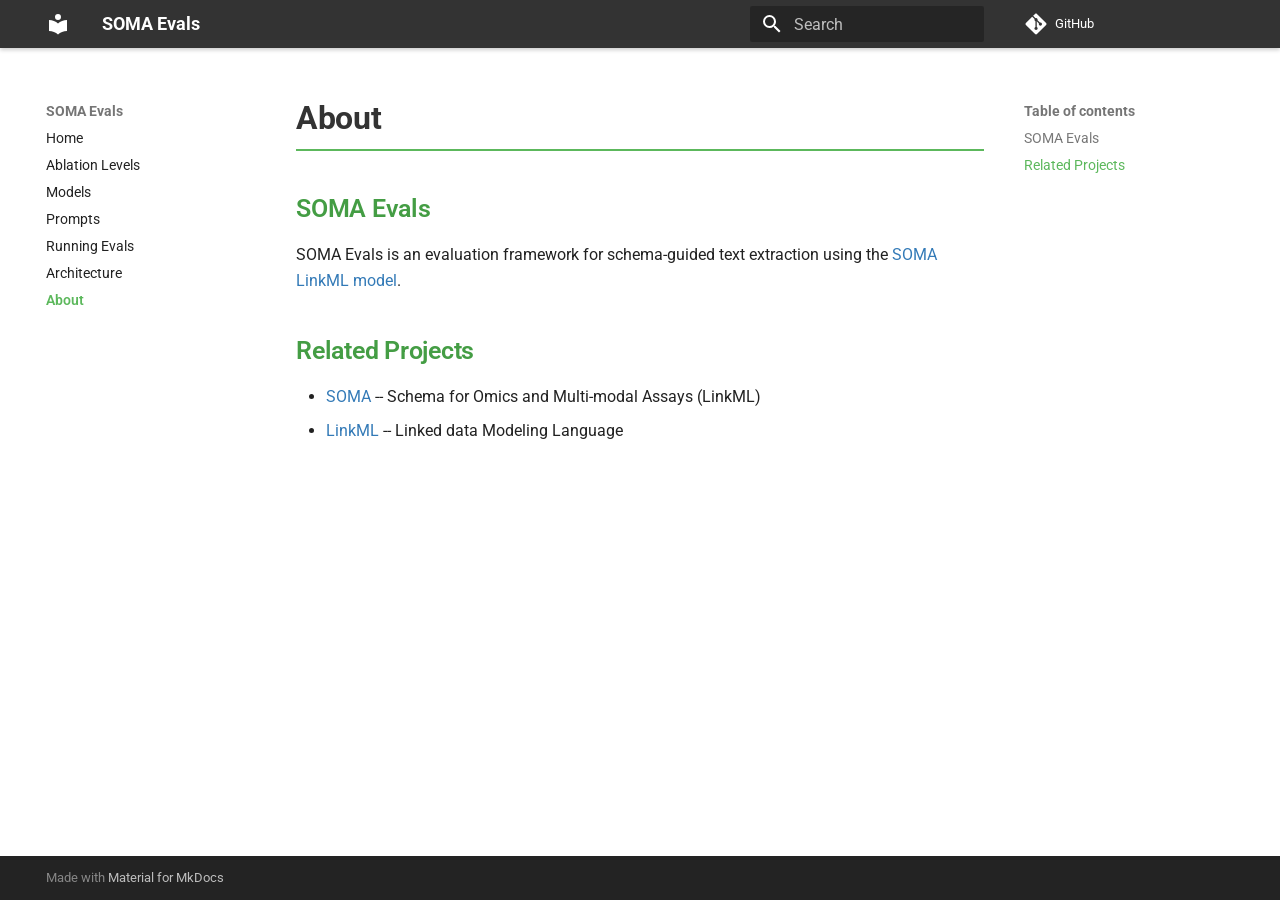
<file: about/index.html>
<!doctype html>
<html lang="en" class="no-js">
  <head>
    
      <meta charset="utf-8">
      <meta name="viewport" content="width=device-width,initial-scale=1">
      
        <meta name="description" content="Evaluation framework for schema-guided text extraction using the SOMA LinkML model.">
      
      
      
      
        <link rel="prev" href="../overview/architecture/">
      
      
      
        
      
      
      <link rel="icon" href="../assets/images/favicon.png">
      <meta name="generator" content="mkdocs-1.6.1, mkdocs-material-9.7.6">
    
    
      
        <title>About - SOMA Evals</title>
      
    
    
      <link rel="stylesheet" href="../assets/stylesheets/main.484c7ddc.min.css">
      
      


    
    
      
    
    
      
        
        
        <link rel="preconnect" href="https://fonts.gstatic.com" crossorigin>
        <link rel="stylesheet" href="https://fonts.googleapis.com/css?family=Roboto:300,300i,400,400i,700,700i%7CRoboto+Mono:400,400i,700,700i&display=fallback">
        <style>:root{--md-text-font:"Roboto";--md-code-font:"Roboto Mono"}</style>
      
    
    
      <link rel="stylesheet" href="../stylesheets/extra.css">
    
    <script>__md_scope=new URL("..",location),__md_hash=e=>[...e].reduce(((e,_)=>(e<<5)-e+_.charCodeAt(0)),0),__md_get=(e,_=localStorage,t=__md_scope)=>JSON.parse(_.getItem(t.pathname+"."+e)),__md_set=(e,_,t=localStorage,a=__md_scope)=>{try{t.setItem(a.pathname+"."+e,JSON.stringify(_))}catch(e){}}</script>
    
      

    
    
  </head>
  
  
    <body dir="ltr">
  
    
    <input class="md-toggle" data-md-toggle="drawer" type="checkbox" id="__drawer" autocomplete="off">
    <input class="md-toggle" data-md-toggle="search" type="checkbox" id="__search" autocomplete="off">
    <label class="md-overlay" for="__drawer"></label>
    <div data-md-component="skip">
      
        
        <a href="#about" class="md-skip">
          Skip to content
        </a>
      
    </div>
    <div data-md-component="announce">
      
    </div>
    
    
      

  

<header class="md-header md-header--shadow" data-md-component="header">
  <nav class="md-header__inner md-grid" aria-label="Header">
    <a href=".." title="SOMA Evals" class="md-header__button md-logo" aria-label="SOMA Evals" data-md-component="logo">
      
  
  <svg xmlns="http://www.w3.org/2000/svg" viewBox="0 0 24 24"><path d="M12 8a3 3 0 0 0 3-3 3 3 0 0 0-3-3 3 3 0 0 0-3 3 3 3 0 0 0 3 3m0 3.54C9.64 9.35 6.5 8 3 8v11c3.5 0 6.64 1.35 9 3.54 2.36-2.19 5.5-3.54 9-3.54V8c-3.5 0-6.64 1.35-9 3.54"/></svg>

    </a>
    <label class="md-header__button md-icon" for="__drawer">
      
      <svg xmlns="http://www.w3.org/2000/svg" viewBox="0 0 24 24"><path d="M3 6h18v2H3zm0 5h18v2H3zm0 5h18v2H3z"/></svg>
    </label>
    <div class="md-header__title" data-md-component="header-title">
      <div class="md-header__ellipsis">
        <div class="md-header__topic">
          <span class="md-ellipsis">
            SOMA Evals
          </span>
        </div>
        <div class="md-header__topic" data-md-component="header-topic">
          <span class="md-ellipsis">
            
              About
            
          </span>
        </div>
      </div>
    </div>
    
    
      <script>var palette=__md_get("__palette");if(palette&&palette.color){if("(prefers-color-scheme)"===palette.color.media){var media=matchMedia("(prefers-color-scheme: light)"),input=document.querySelector(media.matches?"[data-md-color-media='(prefers-color-scheme: light)']":"[data-md-color-media='(prefers-color-scheme: dark)']");palette.color.media=input.getAttribute("data-md-color-media"),palette.color.scheme=input.getAttribute("data-md-color-scheme"),palette.color.primary=input.getAttribute("data-md-color-primary"),palette.color.accent=input.getAttribute("data-md-color-accent")}for(var[key,value]of Object.entries(palette.color))document.body.setAttribute("data-md-color-"+key,value)}</script>
    
    
    
      
      
        <label class="md-header__button md-icon" for="__search">
          
          <svg xmlns="http://www.w3.org/2000/svg" viewBox="0 0 24 24"><path d="M9.5 3A6.5 6.5 0 0 1 16 9.5c0 1.61-.59 3.09-1.56 4.23l.27.27h.79l5 5-1.5 1.5-5-5v-.79l-.27-.27A6.52 6.52 0 0 1 9.5 16 6.5 6.5 0 0 1 3 9.5 6.5 6.5 0 0 1 9.5 3m0 2C7 5 5 7 5 9.5S7 14 9.5 14 14 12 14 9.5 12 5 9.5 5"/></svg>
        </label>
        <div class="md-search" data-md-component="search" role="dialog">
  <label class="md-search__overlay" for="__search"></label>
  <div class="md-search__inner" role="search">
    <form class="md-search__form" name="search">
      <input type="text" class="md-search__input" name="query" aria-label="Search" placeholder="Search" autocapitalize="off" autocorrect="off" autocomplete="off" spellcheck="false" data-md-component="search-query" required>
      <label class="md-search__icon md-icon" for="__search">
        
        <svg xmlns="http://www.w3.org/2000/svg" viewBox="0 0 24 24"><path d="M9.5 3A6.5 6.5 0 0 1 16 9.5c0 1.61-.59 3.09-1.56 4.23l.27.27h.79l5 5-1.5 1.5-5-5v-.79l-.27-.27A6.52 6.52 0 0 1 9.5 16 6.5 6.5 0 0 1 3 9.5 6.5 6.5 0 0 1 9.5 3m0 2C7 5 5 7 5 9.5S7 14 9.5 14 14 12 14 9.5 12 5 9.5 5"/></svg>
        
        <svg xmlns="http://www.w3.org/2000/svg" viewBox="0 0 24 24"><path d="M20 11v2H8l5.5 5.5-1.42 1.42L4.16 12l7.92-7.92L13.5 5.5 8 11z"/></svg>
      </label>
      <nav class="md-search__options" aria-label="Search">
        
        <button type="reset" class="md-search__icon md-icon" title="Clear" aria-label="Clear" tabindex="-1">
          
          <svg xmlns="http://www.w3.org/2000/svg" viewBox="0 0 24 24"><path d="M19 6.41 17.59 5 12 10.59 6.41 5 5 6.41 10.59 12 5 17.59 6.41 19 12 13.41 17.59 19 19 17.59 13.41 12z"/></svg>
        </button>
      </nav>
      
    </form>
    <div class="md-search__output">
      <div class="md-search__scrollwrap" tabindex="0" data-md-scrollfix>
        <div class="md-search-result" data-md-component="search-result">
          <div class="md-search-result__meta">
            Initializing search
          </div>
          <ol class="md-search-result__list" role="presentation"></ol>
        </div>
      </div>
    </div>
  </div>
</div>
      
    
    
      <div class="md-header__source">
        <a href="https://github.com/EHS-Data-Standards/soma-evals" title="Go to repository" class="md-source" data-md-component="source">
  <div class="md-source__icon md-icon">
    
    <svg xmlns="http://www.w3.org/2000/svg" viewBox="0 0 448 512"><!--! Font Awesome Free 7.1.0 by @fontawesome - https://fontawesome.com License - https://fontawesome.com/license/free (Icons: CC BY 4.0, Fonts: SIL OFL 1.1, Code: MIT License) Copyright 2025 Fonticons, Inc.--><path d="M439.6 236.1 244 40.5c-5.4-5.5-12.8-8.5-20.4-8.5s-15 3-20.4 8.4L162.5 81l51.5 51.5c27.1-9.1 52.7 16.8 43.4 43.7l49.7 49.7c34.2-11.8 61.2 31 35.5 56.7-26.5 26.5-70.2-2.9-56-37.3L240.3 199v121.9c25.3 12.5 22.3 41.8 9.1 55-6.4 6.4-15.2 10.1-24.3 10.1s-17.8-3.6-24.3-10.1c-17.6-17.6-11.1-46.9 11.2-56v-123c-20.8-8.5-24.6-30.7-18.6-45L142.6 101 8.5 235.1C3 240.6 0 247.9 0 255.5s3 15 8.5 20.4l195.6 195.7c5.4 5.4 12.7 8.4 20.4 8.4s15-3 20.4-8.4l194.7-194.7c5.4-5.4 8.4-12.8 8.4-20.4s-3-15-8.4-20.4"/></svg>
  </div>
  <div class="md-source__repository">
    GitHub
  </div>
</a>
      </div>
    
  </nav>
  
</header>
    
    <div class="md-container" data-md-component="container">
      
      
        
          
        
      
      <main class="md-main" data-md-component="main">
        <div class="md-main__inner md-grid">
          
            
              
              <div class="md-sidebar md-sidebar--primary" data-md-component="sidebar" data-md-type="navigation" >
                <div class="md-sidebar__scrollwrap">
                  <div class="md-sidebar__inner">
                    



<nav class="md-nav md-nav--primary" aria-label="Navigation" data-md-level="0">
  <label class="md-nav__title" for="__drawer">
    <a href=".." title="SOMA Evals" class="md-nav__button md-logo" aria-label="SOMA Evals" data-md-component="logo">
      
  
  <svg xmlns="http://www.w3.org/2000/svg" viewBox="0 0 24 24"><path d="M12 8a3 3 0 0 0 3-3 3 3 0 0 0-3-3 3 3 0 0 0-3 3 3 3 0 0 0 3 3m0 3.54C9.64 9.35 6.5 8 3 8v11c3.5 0 6.64 1.35 9 3.54 2.36-2.19 5.5-3.54 9-3.54V8c-3.5 0-6.64 1.35-9 3.54"/></svg>

    </a>
    SOMA Evals
  </label>
  
    <div class="md-nav__source">
      <a href="https://github.com/EHS-Data-Standards/soma-evals" title="Go to repository" class="md-source" data-md-component="source">
  <div class="md-source__icon md-icon">
    
    <svg xmlns="http://www.w3.org/2000/svg" viewBox="0 0 448 512"><!--! Font Awesome Free 7.1.0 by @fontawesome - https://fontawesome.com License - https://fontawesome.com/license/free (Icons: CC BY 4.0, Fonts: SIL OFL 1.1, Code: MIT License) Copyright 2025 Fonticons, Inc.--><path d="M439.6 236.1 244 40.5c-5.4-5.5-12.8-8.5-20.4-8.5s-15 3-20.4 8.4L162.5 81l51.5 51.5c27.1-9.1 52.7 16.8 43.4 43.7l49.7 49.7c34.2-11.8 61.2 31 35.5 56.7-26.5 26.5-70.2-2.9-56-37.3L240.3 199v121.9c25.3 12.5 22.3 41.8 9.1 55-6.4 6.4-15.2 10.1-24.3 10.1s-17.8-3.6-24.3-10.1c-17.6-17.6-11.1-46.9 11.2-56v-123c-20.8-8.5-24.6-30.7-18.6-45L142.6 101 8.5 235.1C3 240.6 0 247.9 0 255.5s3 15 8.5 20.4l195.6 195.7c5.4 5.4 12.7 8.4 20.4 8.4s15-3 20.4-8.4l194.7-194.7c5.4-5.4 8.4-12.8 8.4-20.4s-3-15-8.4-20.4"/></svg>
  </div>
  <div class="md-source__repository">
    GitHub
  </div>
</a>
    </div>
  
  <ul class="md-nav__list" data-md-scrollfix>
    
      
      
  
  
  
  
    <li class="md-nav__item">
      <a href=".." class="md-nav__link">
        
  
  
  <span class="md-ellipsis">
    
  
    Home
  

    
  </span>
  
  

      </a>
    </li>
  

    
      
      
  
  
  
  
    <li class="md-nav__item">
      <a href="../ablation-levels/" class="md-nav__link">
        
  
  
  <span class="md-ellipsis">
    
  
    Ablation Levels
  

    
  </span>
  
  

      </a>
    </li>
  

    
      
      
  
  
  
  
    <li class="md-nav__item">
      <a href="../models/" class="md-nav__link">
        
  
  
  <span class="md-ellipsis">
    
  
    Models
  

    
  </span>
  
  

      </a>
    </li>
  

    
      
      
  
  
  
  
    <li class="md-nav__item">
      <a href="../prompts/" class="md-nav__link">
        
  
  
  <span class="md-ellipsis">
    
  
    Prompts
  

    
  </span>
  
  

      </a>
    </li>
  

    
      
      
  
  
  
  
    <li class="md-nav__item">
      <a href="../running-evals/" class="md-nav__link">
        
  
  
  <span class="md-ellipsis">
    
  
    Running Evals
  

    
  </span>
  
  

      </a>
    </li>
  

    
      
      
  
  
  
  
    <li class="md-nav__item">
      <a href="../overview/architecture/" class="md-nav__link">
        
  
  
  <span class="md-ellipsis">
    
  
    Architecture
  

    
  </span>
  
  

      </a>
    </li>
  

    
      
      
  
  
    
  
  
  
    <li class="md-nav__item md-nav__item--active">
      
      <input class="md-nav__toggle md-toggle" type="checkbox" id="__toc">
      
      
        
      
      
        <label class="md-nav__link md-nav__link--active" for="__toc">
          
  
  
  <span class="md-ellipsis">
    
  
    About
  

    
  </span>
  
  

          <span class="md-nav__icon md-icon"></span>
        </label>
      
      <a href="./" class="md-nav__link md-nav__link--active">
        
  
  
  <span class="md-ellipsis">
    
  
    About
  

    
  </span>
  
  

      </a>
      
        

<nav class="md-nav md-nav--secondary" aria-label="Table of contents">
  
  
  
    
  
  
    <label class="md-nav__title" for="__toc">
      <span class="md-nav__icon md-icon"></span>
      Table of contents
    </label>
    <ul class="md-nav__list" data-md-component="toc" data-md-scrollfix>
      
        <li class="md-nav__item">
  <a href="#soma-evals" class="md-nav__link">
    <span class="md-ellipsis">
      
        SOMA Evals
      
    </span>
  </a>
  
</li>
      
        <li class="md-nav__item">
  <a href="#related-projects" class="md-nav__link">
    <span class="md-ellipsis">
      
        Related Projects
      
    </span>
  </a>
  
</li>
      
    </ul>
  
</nav>
      
    </li>
  

    
  </ul>
</nav>
                  </div>
                </div>
              </div>
            
            
              
              <div class="md-sidebar md-sidebar--secondary" data-md-component="sidebar" data-md-type="toc" >
                <div class="md-sidebar__scrollwrap">
                  <div class="md-sidebar__inner">
                    

<nav class="md-nav md-nav--secondary" aria-label="Table of contents">
  
  
  
    
  
  
    <label class="md-nav__title" for="__toc">
      <span class="md-nav__icon md-icon"></span>
      Table of contents
    </label>
    <ul class="md-nav__list" data-md-component="toc" data-md-scrollfix>
      
        <li class="md-nav__item">
  <a href="#soma-evals" class="md-nav__link">
    <span class="md-ellipsis">
      
        SOMA Evals
      
    </span>
  </a>
  
</li>
      
        <li class="md-nav__item">
  <a href="#related-projects" class="md-nav__link">
    <span class="md-ellipsis">
      
        Related Projects
      
    </span>
  </a>
  
</li>
      
    </ul>
  
</nav>
                  </div>
                </div>
              </div>
            
          
          
            <div class="md-content" data-md-component="content">
              
              <article class="md-content__inner md-typeset">
                
                  


  
  


<h1 id="about">About<a class="headerlink" href="#about" title="Permanent link">&para;</a></h1>
<h2 id="soma-evals">SOMA Evals<a class="headerlink" href="#soma-evals" title="Permanent link">&para;</a></h2>
<p>SOMA Evals is an evaluation framework for schema-guided text extraction using the
<a href="https://github.com/EHS-Data-Standards/soma">SOMA LinkML model</a>. </p>
<h2 id="related-projects">Related Projects<a class="headerlink" href="#related-projects" title="Permanent link">&para;</a></h2>
<ul>
<li><a href="https://github.com/EHS-Data-Standards/soma">SOMA</a> -- Schema for Omics and Multi-modal Assays (LinkML)</li>
<li><a href="https://linkml.io/">LinkML</a> -- Linked data Modeling Language</li>
</ul>












                
              </article>
            </div>
          
          
<script>var target=document.getElementById(location.hash.slice(1));target&&target.name&&(target.checked=target.name.startsWith("__tabbed_"))</script>
        </div>
        
      </main>
      
        <footer class="md-footer">
  
  <div class="md-footer-meta md-typeset">
    <div class="md-footer-meta__inner md-grid">
      <div class="md-copyright">
  
  
    Made with
    <a href="https://squidfunk.github.io/mkdocs-material/" target="_blank" rel="noopener">
      Material for MkDocs
    </a>
  
</div>
      
    </div>
  </div>
</footer>
      
    </div>
    <div class="md-dialog" data-md-component="dialog">
      <div class="md-dialog__inner md-typeset"></div>
    </div>
    
    
    
      
      
      <script id="__config" type="application/json">{"annotate": null, "base": "..", "features": [], "search": "../assets/javascripts/workers/search.2c215733.min.js", "tags": null, "translations": {"clipboard.copied": "Copied to clipboard", "clipboard.copy": "Copy to clipboard", "search.result.more.one": "1 more on this page", "search.result.more.other": "# more on this page", "search.result.none": "No matching documents", "search.result.one": "1 matching document", "search.result.other": "# matching documents", "search.result.placeholder": "Type to start searching", "search.result.term.missing": "Missing", "select.version": "Select version"}, "version": null}</script>
    
    
      <script src="../assets/javascripts/bundle.79ae519e.min.js"></script>
      
    
  </body>
</html>
</file>
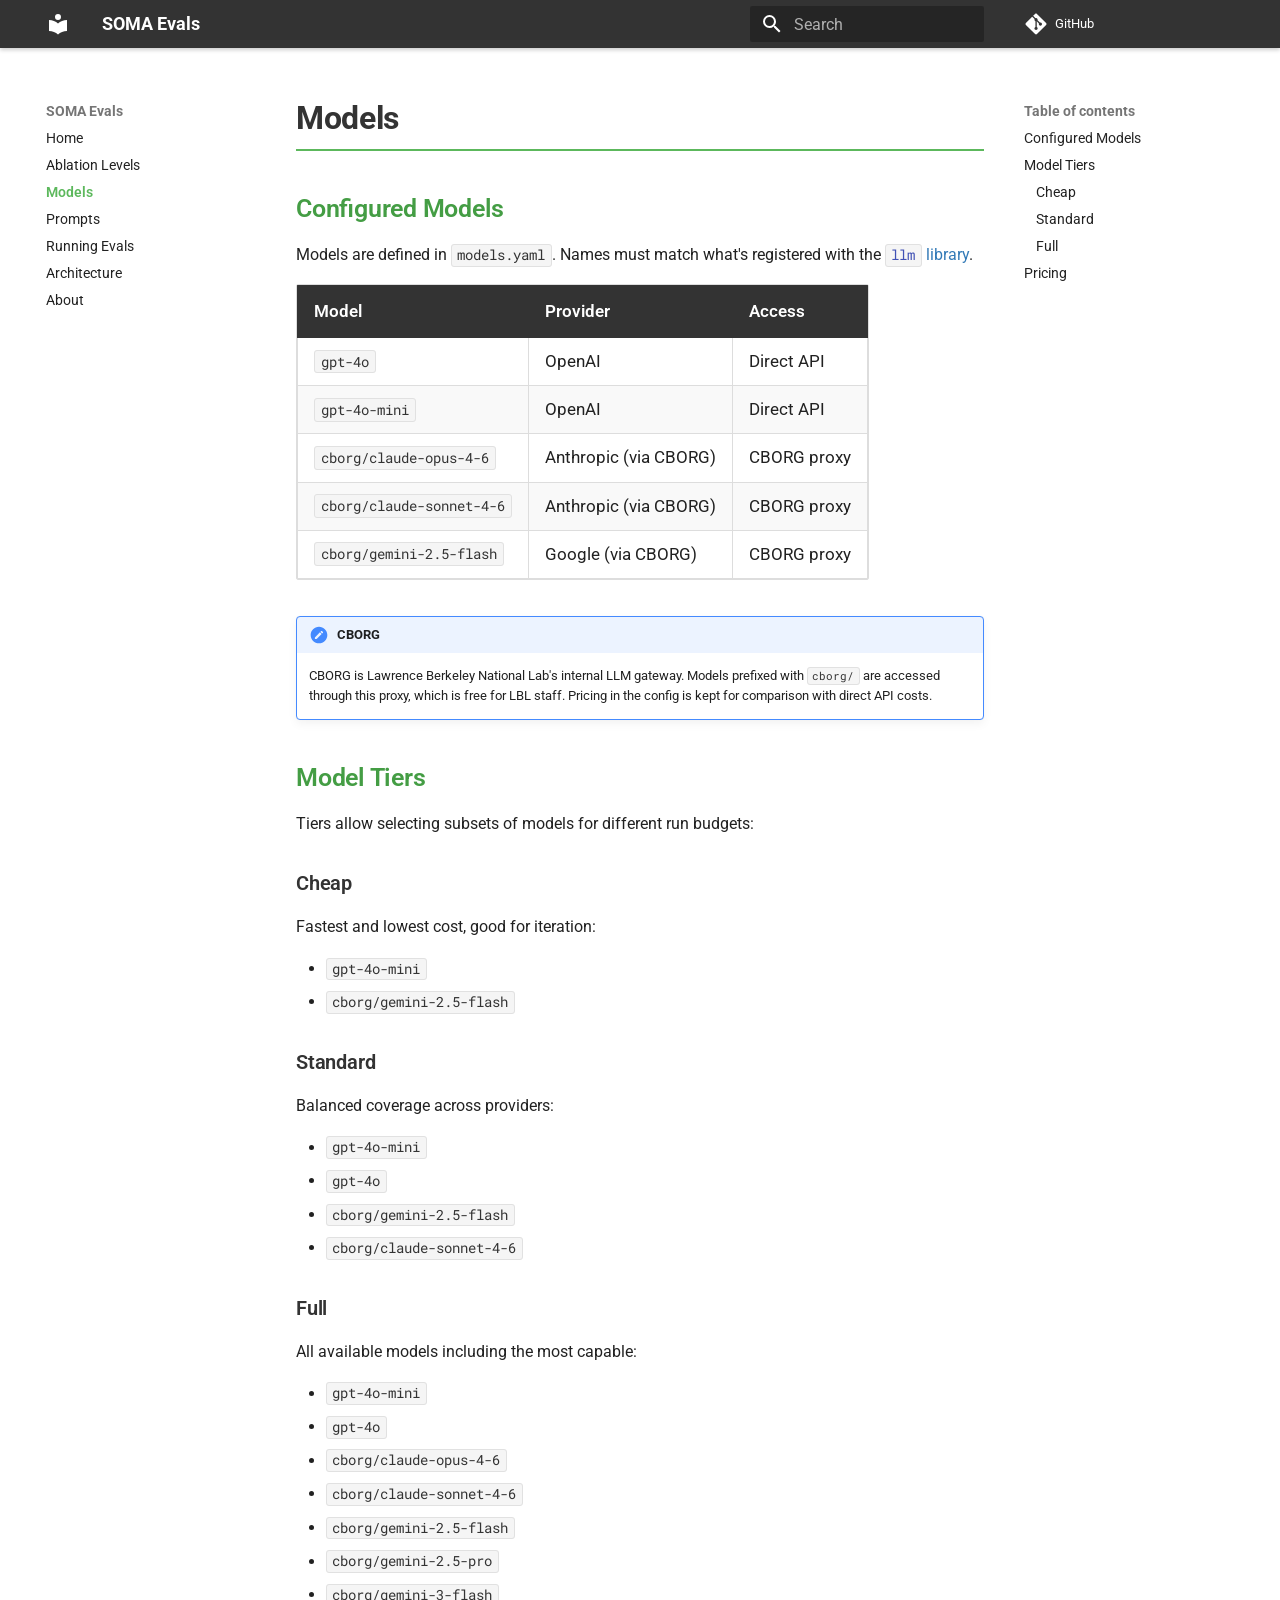
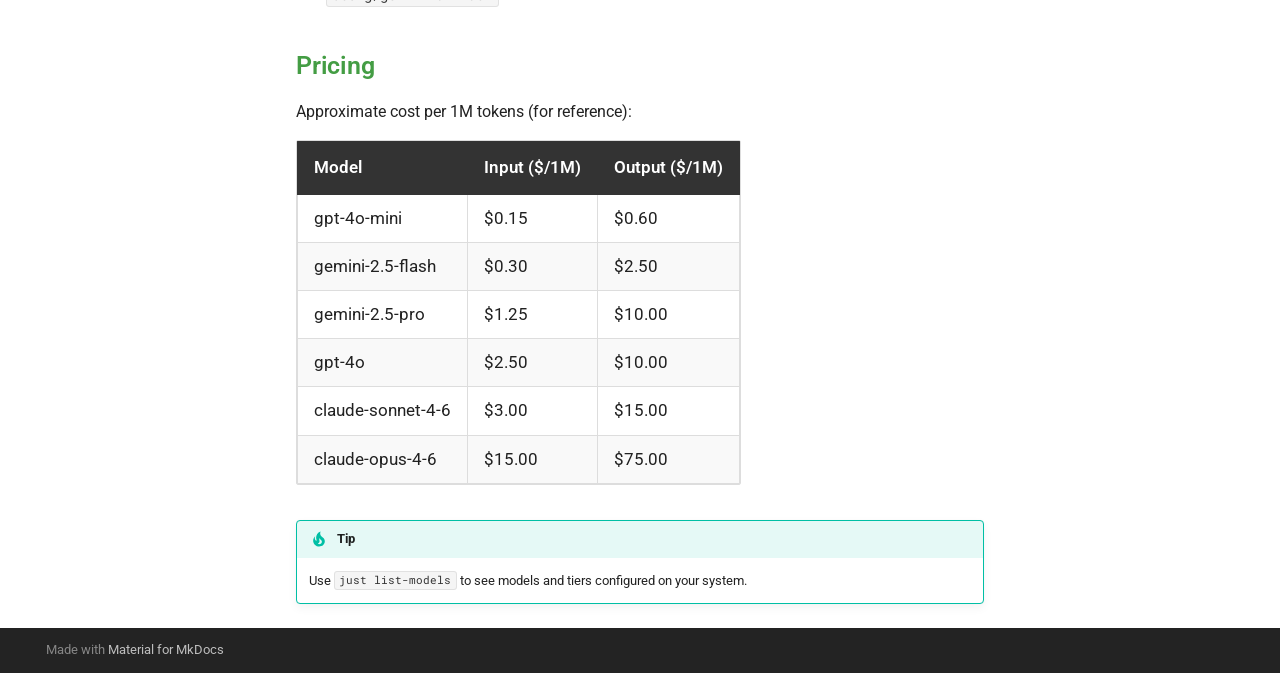
<file: models/index.html>
<!doctype html>
<html lang="en" class="no-js">
  <head>
    
      <meta charset="utf-8">
      <meta name="viewport" content="width=device-width,initial-scale=1">
      
        <meta name="description" content="Evaluation framework for schema-guided text extraction using the SOMA LinkML model.">
      
      
      
      
        <link rel="prev" href="../ablation-levels/">
      
      
        <link rel="next" href="../prompts/">
      
      
        
      
      
      <link rel="icon" href="../assets/images/favicon.png">
      <meta name="generator" content="mkdocs-1.6.1, mkdocs-material-9.7.6">
    
    
      
        <title>Models - SOMA Evals</title>
      
    
    
      <link rel="stylesheet" href="../assets/stylesheets/main.484c7ddc.min.css">
      
      


    
    
      
    
    
      
        
        
        <link rel="preconnect" href="https://fonts.gstatic.com" crossorigin>
        <link rel="stylesheet" href="https://fonts.googleapis.com/css?family=Roboto:300,300i,400,400i,700,700i%7CRoboto+Mono:400,400i,700,700i&display=fallback">
        <style>:root{--md-text-font:"Roboto";--md-code-font:"Roboto Mono"}</style>
      
    
    
      <link rel="stylesheet" href="../stylesheets/extra.css">
    
    <script>__md_scope=new URL("..",location),__md_hash=e=>[...e].reduce(((e,_)=>(e<<5)-e+_.charCodeAt(0)),0),__md_get=(e,_=localStorage,t=__md_scope)=>JSON.parse(_.getItem(t.pathname+"."+e)),__md_set=(e,_,t=localStorage,a=__md_scope)=>{try{t.setItem(a.pathname+"."+e,JSON.stringify(_))}catch(e){}}</script>
    
      

    
    
  </head>
  
  
    <body dir="ltr">
  
    
    <input class="md-toggle" data-md-toggle="drawer" type="checkbox" id="__drawer" autocomplete="off">
    <input class="md-toggle" data-md-toggle="search" type="checkbox" id="__search" autocomplete="off">
    <label class="md-overlay" for="__drawer"></label>
    <div data-md-component="skip">
      
        
        <a href="#models" class="md-skip">
          Skip to content
        </a>
      
    </div>
    <div data-md-component="announce">
      
    </div>
    
    
      

  

<header class="md-header md-header--shadow" data-md-component="header">
  <nav class="md-header__inner md-grid" aria-label="Header">
    <a href=".." title="SOMA Evals" class="md-header__button md-logo" aria-label="SOMA Evals" data-md-component="logo">
      
  
  <svg xmlns="http://www.w3.org/2000/svg" viewBox="0 0 24 24"><path d="M12 8a3 3 0 0 0 3-3 3 3 0 0 0-3-3 3 3 0 0 0-3 3 3 3 0 0 0 3 3m0 3.54C9.64 9.35 6.5 8 3 8v11c3.5 0 6.64 1.35 9 3.54 2.36-2.19 5.5-3.54 9-3.54V8c-3.5 0-6.64 1.35-9 3.54"/></svg>

    </a>
    <label class="md-header__button md-icon" for="__drawer">
      
      <svg xmlns="http://www.w3.org/2000/svg" viewBox="0 0 24 24"><path d="M3 6h18v2H3zm0 5h18v2H3zm0 5h18v2H3z"/></svg>
    </label>
    <div class="md-header__title" data-md-component="header-title">
      <div class="md-header__ellipsis">
        <div class="md-header__topic">
          <span class="md-ellipsis">
            SOMA Evals
          </span>
        </div>
        <div class="md-header__topic" data-md-component="header-topic">
          <span class="md-ellipsis">
            
              Models
            
          </span>
        </div>
      </div>
    </div>
    
    
      <script>var palette=__md_get("__palette");if(palette&&palette.color){if("(prefers-color-scheme)"===palette.color.media){var media=matchMedia("(prefers-color-scheme: light)"),input=document.querySelector(media.matches?"[data-md-color-media='(prefers-color-scheme: light)']":"[data-md-color-media='(prefers-color-scheme: dark)']");palette.color.media=input.getAttribute("data-md-color-media"),palette.color.scheme=input.getAttribute("data-md-color-scheme"),palette.color.primary=input.getAttribute("data-md-color-primary"),palette.color.accent=input.getAttribute("data-md-color-accent")}for(var[key,value]of Object.entries(palette.color))document.body.setAttribute("data-md-color-"+key,value)}</script>
    
    
    
      
      
        <label class="md-header__button md-icon" for="__search">
          
          <svg xmlns="http://www.w3.org/2000/svg" viewBox="0 0 24 24"><path d="M9.5 3A6.5 6.5 0 0 1 16 9.5c0 1.61-.59 3.09-1.56 4.23l.27.27h.79l5 5-1.5 1.5-5-5v-.79l-.27-.27A6.52 6.52 0 0 1 9.5 16 6.5 6.5 0 0 1 3 9.5 6.5 6.5 0 0 1 9.5 3m0 2C7 5 5 7 5 9.5S7 14 9.5 14 14 12 14 9.5 12 5 9.5 5"/></svg>
        </label>
        <div class="md-search" data-md-component="search" role="dialog">
  <label class="md-search__overlay" for="__search"></label>
  <div class="md-search__inner" role="search">
    <form class="md-search__form" name="search">
      <input type="text" class="md-search__input" name="query" aria-label="Search" placeholder="Search" autocapitalize="off" autocorrect="off" autocomplete="off" spellcheck="false" data-md-component="search-query" required>
      <label class="md-search__icon md-icon" for="__search">
        
        <svg xmlns="http://www.w3.org/2000/svg" viewBox="0 0 24 24"><path d="M9.5 3A6.5 6.5 0 0 1 16 9.5c0 1.61-.59 3.09-1.56 4.23l.27.27h.79l5 5-1.5 1.5-5-5v-.79l-.27-.27A6.52 6.52 0 0 1 9.5 16 6.5 6.5 0 0 1 3 9.5 6.5 6.5 0 0 1 9.5 3m0 2C7 5 5 7 5 9.5S7 14 9.5 14 14 12 14 9.5 12 5 9.5 5"/></svg>
        
        <svg xmlns="http://www.w3.org/2000/svg" viewBox="0 0 24 24"><path d="M20 11v2H8l5.5 5.5-1.42 1.42L4.16 12l7.92-7.92L13.5 5.5 8 11z"/></svg>
      </label>
      <nav class="md-search__options" aria-label="Search">
        
        <button type="reset" class="md-search__icon md-icon" title="Clear" aria-label="Clear" tabindex="-1">
          
          <svg xmlns="http://www.w3.org/2000/svg" viewBox="0 0 24 24"><path d="M19 6.41 17.59 5 12 10.59 6.41 5 5 6.41 10.59 12 5 17.59 6.41 19 12 13.41 17.59 19 19 17.59 13.41 12z"/></svg>
        </button>
      </nav>
      
    </form>
    <div class="md-search__output">
      <div class="md-search__scrollwrap" tabindex="0" data-md-scrollfix>
        <div class="md-search-result" data-md-component="search-result">
          <div class="md-search-result__meta">
            Initializing search
          </div>
          <ol class="md-search-result__list" role="presentation"></ol>
        </div>
      </div>
    </div>
  </div>
</div>
      
    
    
      <div class="md-header__source">
        <a href="https://github.com/EHS-Data-Standards/soma-evals" title="Go to repository" class="md-source" data-md-component="source">
  <div class="md-source__icon md-icon">
    
    <svg xmlns="http://www.w3.org/2000/svg" viewBox="0 0 448 512"><!--! Font Awesome Free 7.1.0 by @fontawesome - https://fontawesome.com License - https://fontawesome.com/license/free (Icons: CC BY 4.0, Fonts: SIL OFL 1.1, Code: MIT License) Copyright 2025 Fonticons, Inc.--><path d="M439.6 236.1 244 40.5c-5.4-5.5-12.8-8.5-20.4-8.5s-15 3-20.4 8.4L162.5 81l51.5 51.5c27.1-9.1 52.7 16.8 43.4 43.7l49.7 49.7c34.2-11.8 61.2 31 35.5 56.7-26.5 26.5-70.2-2.9-56-37.3L240.3 199v121.9c25.3 12.5 22.3 41.8 9.1 55-6.4 6.4-15.2 10.1-24.3 10.1s-17.8-3.6-24.3-10.1c-17.6-17.6-11.1-46.9 11.2-56v-123c-20.8-8.5-24.6-30.7-18.6-45L142.6 101 8.5 235.1C3 240.6 0 247.9 0 255.5s3 15 8.5 20.4l195.6 195.7c5.4 5.4 12.7 8.4 20.4 8.4s15-3 20.4-8.4l194.7-194.7c5.4-5.4 8.4-12.8 8.4-20.4s-3-15-8.4-20.4"/></svg>
  </div>
  <div class="md-source__repository">
    GitHub
  </div>
</a>
      </div>
    
  </nav>
  
</header>
    
    <div class="md-container" data-md-component="container">
      
      
        
          
        
      
      <main class="md-main" data-md-component="main">
        <div class="md-main__inner md-grid">
          
            
              
              <div class="md-sidebar md-sidebar--primary" data-md-component="sidebar" data-md-type="navigation" >
                <div class="md-sidebar__scrollwrap">
                  <div class="md-sidebar__inner">
                    



<nav class="md-nav md-nav--primary" aria-label="Navigation" data-md-level="0">
  <label class="md-nav__title" for="__drawer">
    <a href=".." title="SOMA Evals" class="md-nav__button md-logo" aria-label="SOMA Evals" data-md-component="logo">
      
  
  <svg xmlns="http://www.w3.org/2000/svg" viewBox="0 0 24 24"><path d="M12 8a3 3 0 0 0 3-3 3 3 0 0 0-3-3 3 3 0 0 0-3 3 3 3 0 0 0 3 3m0 3.54C9.64 9.35 6.5 8 3 8v11c3.5 0 6.64 1.35 9 3.54 2.36-2.19 5.5-3.54 9-3.54V8c-3.5 0-6.64 1.35-9 3.54"/></svg>

    </a>
    SOMA Evals
  </label>
  
    <div class="md-nav__source">
      <a href="https://github.com/EHS-Data-Standards/soma-evals" title="Go to repository" class="md-source" data-md-component="source">
  <div class="md-source__icon md-icon">
    
    <svg xmlns="http://www.w3.org/2000/svg" viewBox="0 0 448 512"><!--! Font Awesome Free 7.1.0 by @fontawesome - https://fontawesome.com License - https://fontawesome.com/license/free (Icons: CC BY 4.0, Fonts: SIL OFL 1.1, Code: MIT License) Copyright 2025 Fonticons, Inc.--><path d="M439.6 236.1 244 40.5c-5.4-5.5-12.8-8.5-20.4-8.5s-15 3-20.4 8.4L162.5 81l51.5 51.5c27.1-9.1 52.7 16.8 43.4 43.7l49.7 49.7c34.2-11.8 61.2 31 35.5 56.7-26.5 26.5-70.2-2.9-56-37.3L240.3 199v121.9c25.3 12.5 22.3 41.8 9.1 55-6.4 6.4-15.2 10.1-24.3 10.1s-17.8-3.6-24.3-10.1c-17.6-17.6-11.1-46.9 11.2-56v-123c-20.8-8.5-24.6-30.7-18.6-45L142.6 101 8.5 235.1C3 240.6 0 247.9 0 255.5s3 15 8.5 20.4l195.6 195.7c5.4 5.4 12.7 8.4 20.4 8.4s15-3 20.4-8.4l194.7-194.7c5.4-5.4 8.4-12.8 8.4-20.4s-3-15-8.4-20.4"/></svg>
  </div>
  <div class="md-source__repository">
    GitHub
  </div>
</a>
    </div>
  
  <ul class="md-nav__list" data-md-scrollfix>
    
      
      
  
  
  
  
    <li class="md-nav__item">
      <a href=".." class="md-nav__link">
        
  
  
  <span class="md-ellipsis">
    
  
    Home
  

    
  </span>
  
  

      </a>
    </li>
  

    
      
      
  
  
  
  
    <li class="md-nav__item">
      <a href="../ablation-levels/" class="md-nav__link">
        
  
  
  <span class="md-ellipsis">
    
  
    Ablation Levels
  

    
  </span>
  
  

      </a>
    </li>
  

    
      
      
  
  
    
  
  
  
    <li class="md-nav__item md-nav__item--active">
      
      <input class="md-nav__toggle md-toggle" type="checkbox" id="__toc">
      
      
        
      
      
        <label class="md-nav__link md-nav__link--active" for="__toc">
          
  
  
  <span class="md-ellipsis">
    
  
    Models
  

    
  </span>
  
  

          <span class="md-nav__icon md-icon"></span>
        </label>
      
      <a href="./" class="md-nav__link md-nav__link--active">
        
  
  
  <span class="md-ellipsis">
    
  
    Models
  

    
  </span>
  
  

      </a>
      
        

<nav class="md-nav md-nav--secondary" aria-label="Table of contents">
  
  
  
    
  
  
    <label class="md-nav__title" for="__toc">
      <span class="md-nav__icon md-icon"></span>
      Table of contents
    </label>
    <ul class="md-nav__list" data-md-component="toc" data-md-scrollfix>
      
        <li class="md-nav__item">
  <a href="#configured-models" class="md-nav__link">
    <span class="md-ellipsis">
      
        Configured Models
      
    </span>
  </a>
  
</li>
      
        <li class="md-nav__item">
  <a href="#model-tiers" class="md-nav__link">
    <span class="md-ellipsis">
      
        Model Tiers
      
    </span>
  </a>
  
    <nav class="md-nav" aria-label="Model Tiers">
      <ul class="md-nav__list">
        
          <li class="md-nav__item">
  <a href="#cheap" class="md-nav__link">
    <span class="md-ellipsis">
      
        Cheap
      
    </span>
  </a>
  
</li>
        
          <li class="md-nav__item">
  <a href="#standard" class="md-nav__link">
    <span class="md-ellipsis">
      
        Standard
      
    </span>
  </a>
  
</li>
        
          <li class="md-nav__item">
  <a href="#full" class="md-nav__link">
    <span class="md-ellipsis">
      
        Full
      
    </span>
  </a>
  
</li>
        
      </ul>
    </nav>
  
</li>
      
        <li class="md-nav__item">
  <a href="#pricing" class="md-nav__link">
    <span class="md-ellipsis">
      
        Pricing
      
    </span>
  </a>
  
</li>
      
    </ul>
  
</nav>
      
    </li>
  

    
      
      
  
  
  
  
    <li class="md-nav__item">
      <a href="../prompts/" class="md-nav__link">
        
  
  
  <span class="md-ellipsis">
    
  
    Prompts
  

    
  </span>
  
  

      </a>
    </li>
  

    
      
      
  
  
  
  
    <li class="md-nav__item">
      <a href="../running-evals/" class="md-nav__link">
        
  
  
  <span class="md-ellipsis">
    
  
    Running Evals
  

    
  </span>
  
  

      </a>
    </li>
  

    
      
      
  
  
  
  
    <li class="md-nav__item">
      <a href="../overview/architecture/" class="md-nav__link">
        
  
  
  <span class="md-ellipsis">
    
  
    Architecture
  

    
  </span>
  
  

      </a>
    </li>
  

    
      
      
  
  
  
  
    <li class="md-nav__item">
      <a href="../about/" class="md-nav__link">
        
  
  
  <span class="md-ellipsis">
    
  
    About
  

    
  </span>
  
  

      </a>
    </li>
  

    
  </ul>
</nav>
                  </div>
                </div>
              </div>
            
            
              
              <div class="md-sidebar md-sidebar--secondary" data-md-component="sidebar" data-md-type="toc" >
                <div class="md-sidebar__scrollwrap">
                  <div class="md-sidebar__inner">
                    

<nav class="md-nav md-nav--secondary" aria-label="Table of contents">
  
  
  
    
  
  
    <label class="md-nav__title" for="__toc">
      <span class="md-nav__icon md-icon"></span>
      Table of contents
    </label>
    <ul class="md-nav__list" data-md-component="toc" data-md-scrollfix>
      
        <li class="md-nav__item">
  <a href="#configured-models" class="md-nav__link">
    <span class="md-ellipsis">
      
        Configured Models
      
    </span>
  </a>
  
</li>
      
        <li class="md-nav__item">
  <a href="#model-tiers" class="md-nav__link">
    <span class="md-ellipsis">
      
        Model Tiers
      
    </span>
  </a>
  
    <nav class="md-nav" aria-label="Model Tiers">
      <ul class="md-nav__list">
        
          <li class="md-nav__item">
  <a href="#cheap" class="md-nav__link">
    <span class="md-ellipsis">
      
        Cheap
      
    </span>
  </a>
  
</li>
        
          <li class="md-nav__item">
  <a href="#standard" class="md-nav__link">
    <span class="md-ellipsis">
      
        Standard
      
    </span>
  </a>
  
</li>
        
          <li class="md-nav__item">
  <a href="#full" class="md-nav__link">
    <span class="md-ellipsis">
      
        Full
      
    </span>
  </a>
  
</li>
        
      </ul>
    </nav>
  
</li>
      
        <li class="md-nav__item">
  <a href="#pricing" class="md-nav__link">
    <span class="md-ellipsis">
      
        Pricing
      
    </span>
  </a>
  
</li>
      
    </ul>
  
</nav>
                  </div>
                </div>
              </div>
            
          
          
            <div class="md-content" data-md-component="content">
              
              <article class="md-content__inner md-typeset">
                
                  


  
  


<h1 id="models">Models<a class="headerlink" href="#models" title="Permanent link">&para;</a></h1>
<h2 id="configured-models">Configured Models<a class="headerlink" href="#configured-models" title="Permanent link">&para;</a></h2>
<p>Models are defined in <code>models.yaml</code>. Names must match what's registered with
the <a href="https://llm.datasette.io/"><code>llm</code> library</a>.</p>
<table>
<thead>
<tr>
<th>Model</th>
<th>Provider</th>
<th>Access</th>
</tr>
</thead>
<tbody>
<tr>
<td><code>gpt-4o</code></td>
<td>OpenAI</td>
<td>Direct API</td>
</tr>
<tr>
<td><code>gpt-4o-mini</code></td>
<td>OpenAI</td>
<td>Direct API</td>
</tr>
<tr>
<td><code>cborg/claude-opus-4-6</code></td>
<td>Anthropic (via CBORG)</td>
<td>CBORG proxy</td>
</tr>
<tr>
<td><code>cborg/claude-sonnet-4-6</code></td>
<td>Anthropic (via CBORG)</td>
<td>CBORG proxy</td>
</tr>
<tr>
<td><code>cborg/gemini-2.5-flash</code></td>
<td>Google (via CBORG)</td>
<td>CBORG proxy</td>
</tr>
</tbody>
</table>
<div class="admonition note">
<p class="admonition-title">CBORG</p>
<p>CBORG is Lawrence Berkeley National Lab's internal LLM gateway. Models
prefixed with <code>cborg/</code> are accessed through this proxy, which is free
for LBL staff. Pricing in the config is kept for comparison with direct
API costs.</p>
</div>
<h2 id="model-tiers">Model Tiers<a class="headerlink" href="#model-tiers" title="Permanent link">&para;</a></h2>
<p>Tiers allow selecting subsets of models for different run budgets:</p>
<h3 id="cheap">Cheap<a class="headerlink" href="#cheap" title="Permanent link">&para;</a></h3>
<p>Fastest and lowest cost, good for iteration:</p>
<ul>
<li><code>gpt-4o-mini</code></li>
<li><code>cborg/gemini-2.5-flash</code></li>
</ul>
<h3 id="standard">Standard<a class="headerlink" href="#standard" title="Permanent link">&para;</a></h3>
<p>Balanced coverage across providers:</p>
<ul>
<li><code>gpt-4o-mini</code></li>
<li><code>gpt-4o</code></li>
<li><code>cborg/gemini-2.5-flash</code></li>
<li><code>cborg/claude-sonnet-4-6</code></li>
</ul>
<h3 id="full">Full<a class="headerlink" href="#full" title="Permanent link">&para;</a></h3>
<p>All available models including the most capable:</p>
<ul>
<li><code>gpt-4o-mini</code></li>
<li><code>gpt-4o</code></li>
<li><code>cborg/claude-opus-4-6</code></li>
<li><code>cborg/claude-sonnet-4-6</code></li>
<li><code>cborg/gemini-2.5-flash</code></li>
<li><code>cborg/gemini-2.5-pro</code></li>
<li><code>cborg/gemini-3-flash</code></li>
</ul>
<h2 id="pricing">Pricing<a class="headerlink" href="#pricing" title="Permanent link">&para;</a></h2>
<p>Approximate cost per 1M tokens (for reference):</p>
<table>
<thead>
<tr>
<th>Model</th>
<th>Input ($/1M)</th>
<th>Output ($/1M)</th>
</tr>
</thead>
<tbody>
<tr>
<td>gpt-4o-mini</td>
<td>$0.15</td>
<td>$0.60</td>
</tr>
<tr>
<td>gemini-2.5-flash</td>
<td>$0.30</td>
<td>$2.50</td>
</tr>
<tr>
<td>gemini-2.5-pro</td>
<td>$1.25</td>
<td>$10.00</td>
</tr>
<tr>
<td>gpt-4o</td>
<td>$2.50</td>
<td>$10.00</td>
</tr>
<tr>
<td>claude-sonnet-4-6</td>
<td>$3.00</td>
<td>$15.00</td>
</tr>
<tr>
<td>claude-opus-4-6</td>
<td>$15.00</td>
<td>$75.00</td>
</tr>
</tbody>
</table>
<div class="admonition tip">
<p class="admonition-title">Tip</p>
<p>Use <code>just list-models</code> to see models and tiers configured on your system.</p>
</div>












                
              </article>
            </div>
          
          
<script>var target=document.getElementById(location.hash.slice(1));target&&target.name&&(target.checked=target.name.startsWith("__tabbed_"))</script>
        </div>
        
      </main>
      
        <footer class="md-footer">
  
  <div class="md-footer-meta md-typeset">
    <div class="md-footer-meta__inner md-grid">
      <div class="md-copyright">
  
  
    Made with
    <a href="https://squidfunk.github.io/mkdocs-material/" target="_blank" rel="noopener">
      Material for MkDocs
    </a>
  
</div>
      
    </div>
  </div>
</footer>
      
    </div>
    <div class="md-dialog" data-md-component="dialog">
      <div class="md-dialog__inner md-typeset"></div>
    </div>
    
    
    
      
      
      <script id="__config" type="application/json">{"annotate": null, "base": "..", "features": [], "search": "../assets/javascripts/workers/search.2c215733.min.js", "tags": null, "translations": {"clipboard.copied": "Copied to clipboard", "clipboard.copy": "Copy to clipboard", "search.result.more.one": "1 more on this page", "search.result.more.other": "# more on this page", "search.result.none": "No matching documents", "search.result.one": "1 matching document", "search.result.other": "# matching documents", "search.result.placeholder": "Type to start searching", "search.result.term.missing": "Missing", "select.version": "Select version"}, "version": null}</script>
    
    
      <script src="../assets/javascripts/bundle.79ae519e.min.js"></script>
      
    
  </body>
</html>
</file>
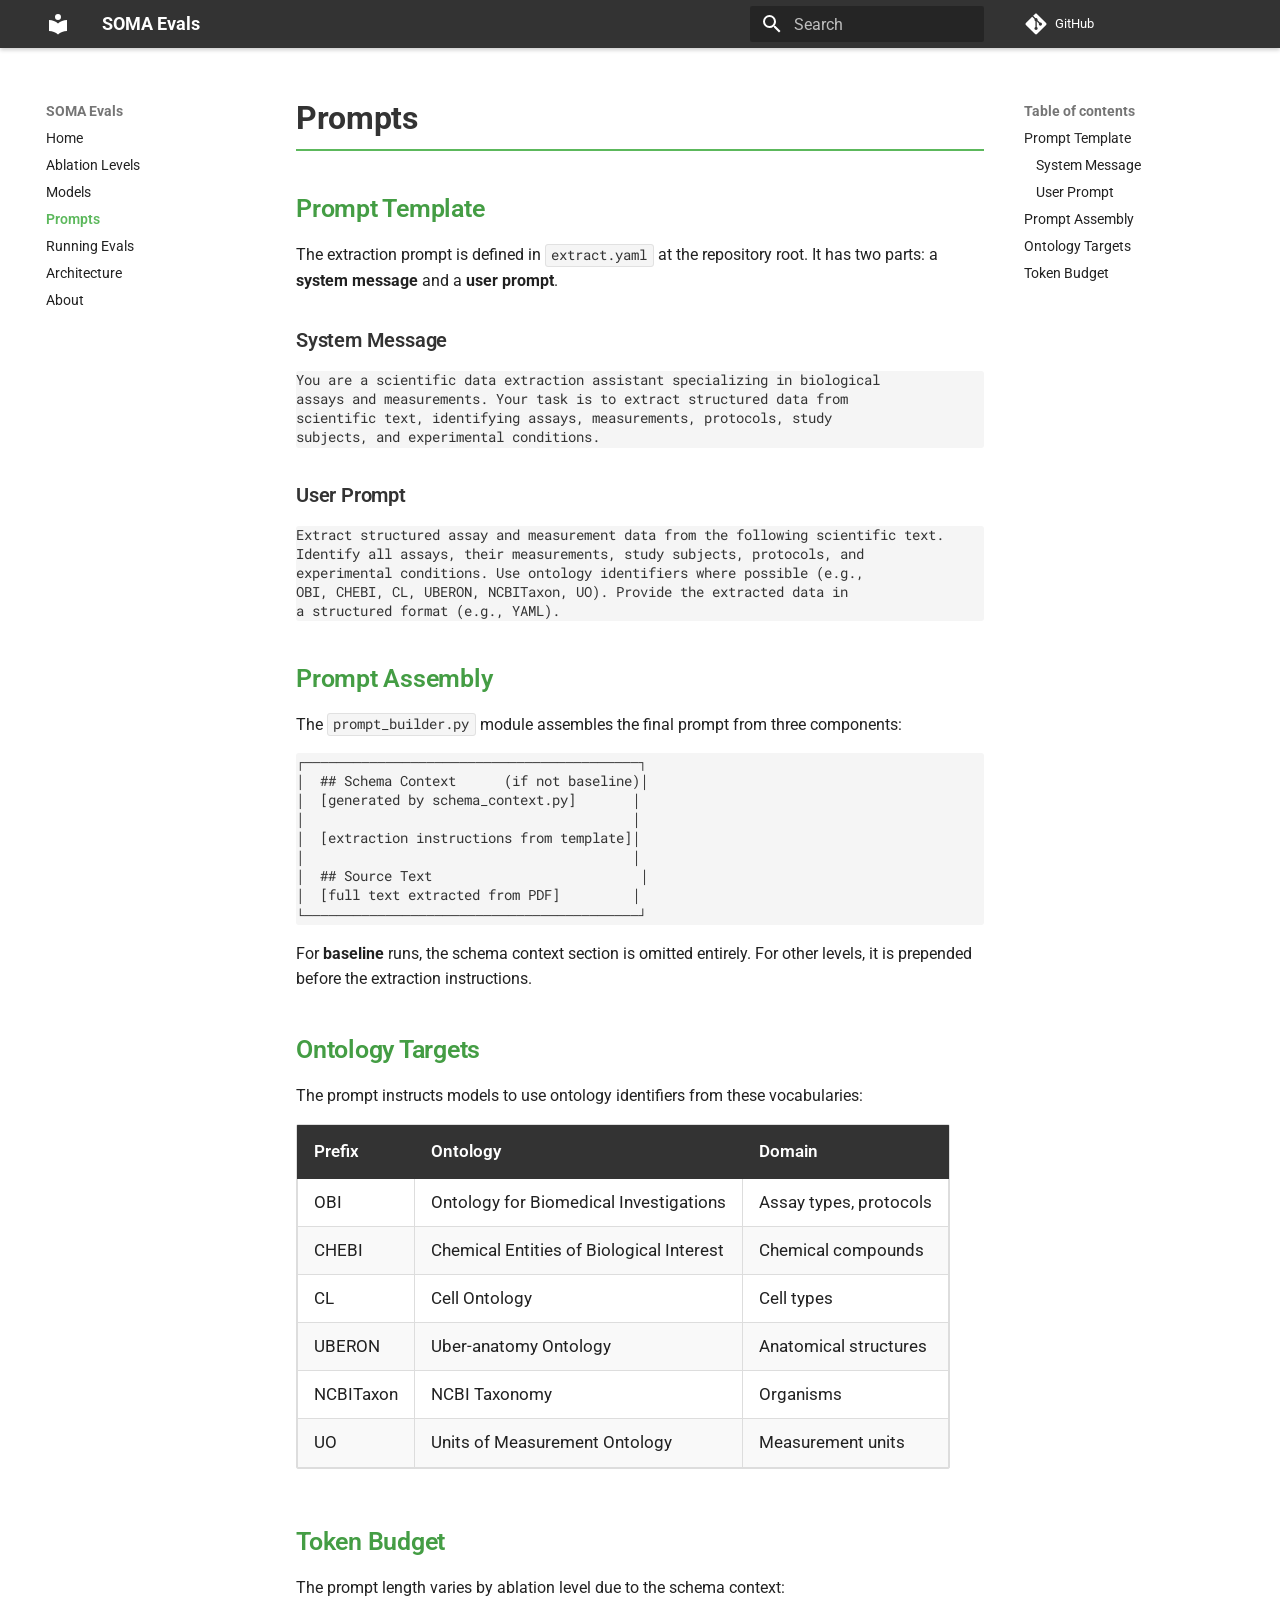
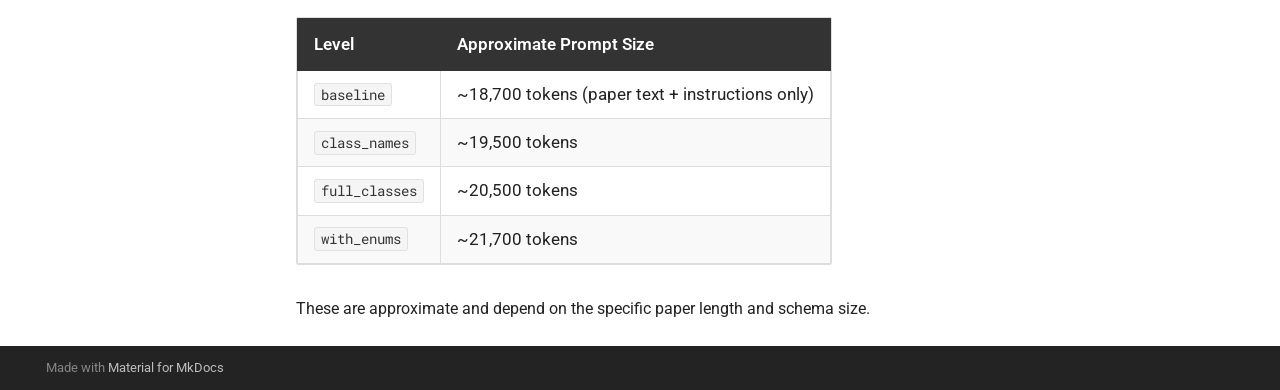
<file: prompts/index.html>
<!doctype html>
<html lang="en" class="no-js">
  <head>
    
      <meta charset="utf-8">
      <meta name="viewport" content="width=device-width,initial-scale=1">
      
        <meta name="description" content="Evaluation framework for schema-guided text extraction using the SOMA LinkML model.">
      
      
      
      
        <link rel="prev" href="../models/">
      
      
        <link rel="next" href="../running-evals/">
      
      
        
      
      
      <link rel="icon" href="../assets/images/favicon.png">
      <meta name="generator" content="mkdocs-1.6.1, mkdocs-material-9.7.6">
    
    
      
        <title>Prompts - SOMA Evals</title>
      
    
    
      <link rel="stylesheet" href="../assets/stylesheets/main.484c7ddc.min.css">
      
      


    
    
      
    
    
      
        
        
        <link rel="preconnect" href="https://fonts.gstatic.com" crossorigin>
        <link rel="stylesheet" href="https://fonts.googleapis.com/css?family=Roboto:300,300i,400,400i,700,700i%7CRoboto+Mono:400,400i,700,700i&display=fallback">
        <style>:root{--md-text-font:"Roboto";--md-code-font:"Roboto Mono"}</style>
      
    
    
      <link rel="stylesheet" href="../stylesheets/extra.css">
    
    <script>__md_scope=new URL("..",location),__md_hash=e=>[...e].reduce(((e,_)=>(e<<5)-e+_.charCodeAt(0)),0),__md_get=(e,_=localStorage,t=__md_scope)=>JSON.parse(_.getItem(t.pathname+"."+e)),__md_set=(e,_,t=localStorage,a=__md_scope)=>{try{t.setItem(a.pathname+"."+e,JSON.stringify(_))}catch(e){}}</script>
    
      

    
    
  </head>
  
  
    <body dir="ltr">
  
    
    <input class="md-toggle" data-md-toggle="drawer" type="checkbox" id="__drawer" autocomplete="off">
    <input class="md-toggle" data-md-toggle="search" type="checkbox" id="__search" autocomplete="off">
    <label class="md-overlay" for="__drawer"></label>
    <div data-md-component="skip">
      
        
        <a href="#prompts" class="md-skip">
          Skip to content
        </a>
      
    </div>
    <div data-md-component="announce">
      
    </div>
    
    
      

  

<header class="md-header md-header--shadow" data-md-component="header">
  <nav class="md-header__inner md-grid" aria-label="Header">
    <a href=".." title="SOMA Evals" class="md-header__button md-logo" aria-label="SOMA Evals" data-md-component="logo">
      
  
  <svg xmlns="http://www.w3.org/2000/svg" viewBox="0 0 24 24"><path d="M12 8a3 3 0 0 0 3-3 3 3 0 0 0-3-3 3 3 0 0 0-3 3 3 3 0 0 0 3 3m0 3.54C9.64 9.35 6.5 8 3 8v11c3.5 0 6.64 1.35 9 3.54 2.36-2.19 5.5-3.54 9-3.54V8c-3.5 0-6.64 1.35-9 3.54"/></svg>

    </a>
    <label class="md-header__button md-icon" for="__drawer">
      
      <svg xmlns="http://www.w3.org/2000/svg" viewBox="0 0 24 24"><path d="M3 6h18v2H3zm0 5h18v2H3zm0 5h18v2H3z"/></svg>
    </label>
    <div class="md-header__title" data-md-component="header-title">
      <div class="md-header__ellipsis">
        <div class="md-header__topic">
          <span class="md-ellipsis">
            SOMA Evals
          </span>
        </div>
        <div class="md-header__topic" data-md-component="header-topic">
          <span class="md-ellipsis">
            
              Prompts
            
          </span>
        </div>
      </div>
    </div>
    
    
      <script>var palette=__md_get("__palette");if(palette&&palette.color){if("(prefers-color-scheme)"===palette.color.media){var media=matchMedia("(prefers-color-scheme: light)"),input=document.querySelector(media.matches?"[data-md-color-media='(prefers-color-scheme: light)']":"[data-md-color-media='(prefers-color-scheme: dark)']");palette.color.media=input.getAttribute("data-md-color-media"),palette.color.scheme=input.getAttribute("data-md-color-scheme"),palette.color.primary=input.getAttribute("data-md-color-primary"),palette.color.accent=input.getAttribute("data-md-color-accent")}for(var[key,value]of Object.entries(palette.color))document.body.setAttribute("data-md-color-"+key,value)}</script>
    
    
    
      
      
        <label class="md-header__button md-icon" for="__search">
          
          <svg xmlns="http://www.w3.org/2000/svg" viewBox="0 0 24 24"><path d="M9.5 3A6.5 6.5 0 0 1 16 9.5c0 1.61-.59 3.09-1.56 4.23l.27.27h.79l5 5-1.5 1.5-5-5v-.79l-.27-.27A6.52 6.52 0 0 1 9.5 16 6.5 6.5 0 0 1 3 9.5 6.5 6.5 0 0 1 9.5 3m0 2C7 5 5 7 5 9.5S7 14 9.5 14 14 12 14 9.5 12 5 9.5 5"/></svg>
        </label>
        <div class="md-search" data-md-component="search" role="dialog">
  <label class="md-search__overlay" for="__search"></label>
  <div class="md-search__inner" role="search">
    <form class="md-search__form" name="search">
      <input type="text" class="md-search__input" name="query" aria-label="Search" placeholder="Search" autocapitalize="off" autocorrect="off" autocomplete="off" spellcheck="false" data-md-component="search-query" required>
      <label class="md-search__icon md-icon" for="__search">
        
        <svg xmlns="http://www.w3.org/2000/svg" viewBox="0 0 24 24"><path d="M9.5 3A6.5 6.5 0 0 1 16 9.5c0 1.61-.59 3.09-1.56 4.23l.27.27h.79l5 5-1.5 1.5-5-5v-.79l-.27-.27A6.52 6.52 0 0 1 9.5 16 6.5 6.5 0 0 1 3 9.5 6.5 6.5 0 0 1 9.5 3m0 2C7 5 5 7 5 9.5S7 14 9.5 14 14 12 14 9.5 12 5 9.5 5"/></svg>
        
        <svg xmlns="http://www.w3.org/2000/svg" viewBox="0 0 24 24"><path d="M20 11v2H8l5.5 5.5-1.42 1.42L4.16 12l7.92-7.92L13.5 5.5 8 11z"/></svg>
      </label>
      <nav class="md-search__options" aria-label="Search">
        
        <button type="reset" class="md-search__icon md-icon" title="Clear" aria-label="Clear" tabindex="-1">
          
          <svg xmlns="http://www.w3.org/2000/svg" viewBox="0 0 24 24"><path d="M19 6.41 17.59 5 12 10.59 6.41 5 5 6.41 10.59 12 5 17.59 6.41 19 12 13.41 17.59 19 19 17.59 13.41 12z"/></svg>
        </button>
      </nav>
      
    </form>
    <div class="md-search__output">
      <div class="md-search__scrollwrap" tabindex="0" data-md-scrollfix>
        <div class="md-search-result" data-md-component="search-result">
          <div class="md-search-result__meta">
            Initializing search
          </div>
          <ol class="md-search-result__list" role="presentation"></ol>
        </div>
      </div>
    </div>
  </div>
</div>
      
    
    
      <div class="md-header__source">
        <a href="https://github.com/EHS-Data-Standards/soma-evals" title="Go to repository" class="md-source" data-md-component="source">
  <div class="md-source__icon md-icon">
    
    <svg xmlns="http://www.w3.org/2000/svg" viewBox="0 0 448 512"><!--! Font Awesome Free 7.1.0 by @fontawesome - https://fontawesome.com License - https://fontawesome.com/license/free (Icons: CC BY 4.0, Fonts: SIL OFL 1.1, Code: MIT License) Copyright 2025 Fonticons, Inc.--><path d="M439.6 236.1 244 40.5c-5.4-5.5-12.8-8.5-20.4-8.5s-15 3-20.4 8.4L162.5 81l51.5 51.5c27.1-9.1 52.7 16.8 43.4 43.7l49.7 49.7c34.2-11.8 61.2 31 35.5 56.7-26.5 26.5-70.2-2.9-56-37.3L240.3 199v121.9c25.3 12.5 22.3 41.8 9.1 55-6.4 6.4-15.2 10.1-24.3 10.1s-17.8-3.6-24.3-10.1c-17.6-17.6-11.1-46.9 11.2-56v-123c-20.8-8.5-24.6-30.7-18.6-45L142.6 101 8.5 235.1C3 240.6 0 247.9 0 255.5s3 15 8.5 20.4l195.6 195.7c5.4 5.4 12.7 8.4 20.4 8.4s15-3 20.4-8.4l194.7-194.7c5.4-5.4 8.4-12.8 8.4-20.4s-3-15-8.4-20.4"/></svg>
  </div>
  <div class="md-source__repository">
    GitHub
  </div>
</a>
      </div>
    
  </nav>
  
</header>
    
    <div class="md-container" data-md-component="container">
      
      
        
          
        
      
      <main class="md-main" data-md-component="main">
        <div class="md-main__inner md-grid">
          
            
              
              <div class="md-sidebar md-sidebar--primary" data-md-component="sidebar" data-md-type="navigation" >
                <div class="md-sidebar__scrollwrap">
                  <div class="md-sidebar__inner">
                    



<nav class="md-nav md-nav--primary" aria-label="Navigation" data-md-level="0">
  <label class="md-nav__title" for="__drawer">
    <a href=".." title="SOMA Evals" class="md-nav__button md-logo" aria-label="SOMA Evals" data-md-component="logo">
      
  
  <svg xmlns="http://www.w3.org/2000/svg" viewBox="0 0 24 24"><path d="M12 8a3 3 0 0 0 3-3 3 3 0 0 0-3-3 3 3 0 0 0-3 3 3 3 0 0 0 3 3m0 3.54C9.64 9.35 6.5 8 3 8v11c3.5 0 6.64 1.35 9 3.54 2.36-2.19 5.5-3.54 9-3.54V8c-3.5 0-6.64 1.35-9 3.54"/></svg>

    </a>
    SOMA Evals
  </label>
  
    <div class="md-nav__source">
      <a href="https://github.com/EHS-Data-Standards/soma-evals" title="Go to repository" class="md-source" data-md-component="source">
  <div class="md-source__icon md-icon">
    
    <svg xmlns="http://www.w3.org/2000/svg" viewBox="0 0 448 512"><!--! Font Awesome Free 7.1.0 by @fontawesome - https://fontawesome.com License - https://fontawesome.com/license/free (Icons: CC BY 4.0, Fonts: SIL OFL 1.1, Code: MIT License) Copyright 2025 Fonticons, Inc.--><path d="M439.6 236.1 244 40.5c-5.4-5.5-12.8-8.5-20.4-8.5s-15 3-20.4 8.4L162.5 81l51.5 51.5c27.1-9.1 52.7 16.8 43.4 43.7l49.7 49.7c34.2-11.8 61.2 31 35.5 56.7-26.5 26.5-70.2-2.9-56-37.3L240.3 199v121.9c25.3 12.5 22.3 41.8 9.1 55-6.4 6.4-15.2 10.1-24.3 10.1s-17.8-3.6-24.3-10.1c-17.6-17.6-11.1-46.9 11.2-56v-123c-20.8-8.5-24.6-30.7-18.6-45L142.6 101 8.5 235.1C3 240.6 0 247.9 0 255.5s3 15 8.5 20.4l195.6 195.7c5.4 5.4 12.7 8.4 20.4 8.4s15-3 20.4-8.4l194.7-194.7c5.4-5.4 8.4-12.8 8.4-20.4s-3-15-8.4-20.4"/></svg>
  </div>
  <div class="md-source__repository">
    GitHub
  </div>
</a>
    </div>
  
  <ul class="md-nav__list" data-md-scrollfix>
    
      
      
  
  
  
  
    <li class="md-nav__item">
      <a href=".." class="md-nav__link">
        
  
  
  <span class="md-ellipsis">
    
  
    Home
  

    
  </span>
  
  

      </a>
    </li>
  

    
      
      
  
  
  
  
    <li class="md-nav__item">
      <a href="../ablation-levels/" class="md-nav__link">
        
  
  
  <span class="md-ellipsis">
    
  
    Ablation Levels
  

    
  </span>
  
  

      </a>
    </li>
  

    
      
      
  
  
  
  
    <li class="md-nav__item">
      <a href="../models/" class="md-nav__link">
        
  
  
  <span class="md-ellipsis">
    
  
    Models
  

    
  </span>
  
  

      </a>
    </li>
  

    
      
      
  
  
    
  
  
  
    <li class="md-nav__item md-nav__item--active">
      
      <input class="md-nav__toggle md-toggle" type="checkbox" id="__toc">
      
      
        
      
      
        <label class="md-nav__link md-nav__link--active" for="__toc">
          
  
  
  <span class="md-ellipsis">
    
  
    Prompts
  

    
  </span>
  
  

          <span class="md-nav__icon md-icon"></span>
        </label>
      
      <a href="./" class="md-nav__link md-nav__link--active">
        
  
  
  <span class="md-ellipsis">
    
  
    Prompts
  

    
  </span>
  
  

      </a>
      
        

<nav class="md-nav md-nav--secondary" aria-label="Table of contents">
  
  
  
    
  
  
    <label class="md-nav__title" for="__toc">
      <span class="md-nav__icon md-icon"></span>
      Table of contents
    </label>
    <ul class="md-nav__list" data-md-component="toc" data-md-scrollfix>
      
        <li class="md-nav__item">
  <a href="#prompt-template" class="md-nav__link">
    <span class="md-ellipsis">
      
        Prompt Template
      
    </span>
  </a>
  
    <nav class="md-nav" aria-label="Prompt Template">
      <ul class="md-nav__list">
        
          <li class="md-nav__item">
  <a href="#system-message" class="md-nav__link">
    <span class="md-ellipsis">
      
        System Message
      
    </span>
  </a>
  
</li>
        
          <li class="md-nav__item">
  <a href="#user-prompt" class="md-nav__link">
    <span class="md-ellipsis">
      
        User Prompt
      
    </span>
  </a>
  
</li>
        
      </ul>
    </nav>
  
</li>
      
        <li class="md-nav__item">
  <a href="#prompt-assembly" class="md-nav__link">
    <span class="md-ellipsis">
      
        Prompt Assembly
      
    </span>
  </a>
  
</li>
      
        <li class="md-nav__item">
  <a href="#ontology-targets" class="md-nav__link">
    <span class="md-ellipsis">
      
        Ontology Targets
      
    </span>
  </a>
  
</li>
      
        <li class="md-nav__item">
  <a href="#token-budget" class="md-nav__link">
    <span class="md-ellipsis">
      
        Token Budget
      
    </span>
  </a>
  
</li>
      
    </ul>
  
</nav>
      
    </li>
  

    
      
      
  
  
  
  
    <li class="md-nav__item">
      <a href="../running-evals/" class="md-nav__link">
        
  
  
  <span class="md-ellipsis">
    
  
    Running Evals
  

    
  </span>
  
  

      </a>
    </li>
  

    
      
      
  
  
  
  
    <li class="md-nav__item">
      <a href="../overview/architecture/" class="md-nav__link">
        
  
  
  <span class="md-ellipsis">
    
  
    Architecture
  

    
  </span>
  
  

      </a>
    </li>
  

    
      
      
  
  
  
  
    <li class="md-nav__item">
      <a href="../about/" class="md-nav__link">
        
  
  
  <span class="md-ellipsis">
    
  
    About
  

    
  </span>
  
  

      </a>
    </li>
  

    
  </ul>
</nav>
                  </div>
                </div>
              </div>
            
            
              
              <div class="md-sidebar md-sidebar--secondary" data-md-component="sidebar" data-md-type="toc" >
                <div class="md-sidebar__scrollwrap">
                  <div class="md-sidebar__inner">
                    

<nav class="md-nav md-nav--secondary" aria-label="Table of contents">
  
  
  
    
  
  
    <label class="md-nav__title" for="__toc">
      <span class="md-nav__icon md-icon"></span>
      Table of contents
    </label>
    <ul class="md-nav__list" data-md-component="toc" data-md-scrollfix>
      
        <li class="md-nav__item">
  <a href="#prompt-template" class="md-nav__link">
    <span class="md-ellipsis">
      
        Prompt Template
      
    </span>
  </a>
  
    <nav class="md-nav" aria-label="Prompt Template">
      <ul class="md-nav__list">
        
          <li class="md-nav__item">
  <a href="#system-message" class="md-nav__link">
    <span class="md-ellipsis">
      
        System Message
      
    </span>
  </a>
  
</li>
        
          <li class="md-nav__item">
  <a href="#user-prompt" class="md-nav__link">
    <span class="md-ellipsis">
      
        User Prompt
      
    </span>
  </a>
  
</li>
        
      </ul>
    </nav>
  
</li>
      
        <li class="md-nav__item">
  <a href="#prompt-assembly" class="md-nav__link">
    <span class="md-ellipsis">
      
        Prompt Assembly
      
    </span>
  </a>
  
</li>
      
        <li class="md-nav__item">
  <a href="#ontology-targets" class="md-nav__link">
    <span class="md-ellipsis">
      
        Ontology Targets
      
    </span>
  </a>
  
</li>
      
        <li class="md-nav__item">
  <a href="#token-budget" class="md-nav__link">
    <span class="md-ellipsis">
      
        Token Budget
      
    </span>
  </a>
  
</li>
      
    </ul>
  
</nav>
                  </div>
                </div>
              </div>
            
          
          
            <div class="md-content" data-md-component="content">
              
              <article class="md-content__inner md-typeset">
                
                  


  
  


<h1 id="prompts">Prompts<a class="headerlink" href="#prompts" title="Permanent link">&para;</a></h1>
<h2 id="prompt-template">Prompt Template<a class="headerlink" href="#prompt-template" title="Permanent link">&para;</a></h2>
<p>The extraction prompt is defined in <code>extract.yaml</code> at the repository root.
It has two parts: a <strong>system message</strong> and a <strong>user prompt</strong>.</p>
<h3 id="system-message">System Message<a class="headerlink" href="#system-message" title="Permanent link">&para;</a></h3>
<div class="highlight"><pre><span></span><code>You are a scientific data extraction assistant specializing in biological
assays and measurements. Your task is to extract structured data from
scientific text, identifying assays, measurements, protocols, study
subjects, and experimental conditions.
</code></pre></div>
<h3 id="user-prompt">User Prompt<a class="headerlink" href="#user-prompt" title="Permanent link">&para;</a></h3>
<div class="highlight"><pre><span></span><code>Extract structured assay and measurement data from the following scientific text.
Identify all assays, their measurements, study subjects, protocols, and
experimental conditions. Use ontology identifiers where possible (e.g.,
OBI, CHEBI, CL, UBERON, NCBITaxon, UO). Provide the extracted data in
a structured format (e.g., YAML).
</code></pre></div>
<h2 id="prompt-assembly">Prompt Assembly<a class="headerlink" href="#prompt-assembly" title="Permanent link">&para;</a></h2>
<p>The <code>prompt_builder.py</code> module assembles the final prompt from three components:</p>
<div class="highlight"><pre><span></span><code>┌─────────────────────────────────────────┐
│  ## Schema Context      (if not baseline)│
│  [generated by schema_context.py]       │
│                                         │
│  [extraction instructions from template]│
│                                         │
│  ## Source Text                          │
│  [full text extracted from PDF]         │
└─────────────────────────────────────────┘
</code></pre></div>
<p>For <strong>baseline</strong> runs, the schema context section is omitted entirely.
For other levels, it is prepended before the extraction instructions.</p>
<h2 id="ontology-targets">Ontology Targets<a class="headerlink" href="#ontology-targets" title="Permanent link">&para;</a></h2>
<p>The prompt instructs models to use ontology identifiers from these vocabularies:</p>
<table>
<thead>
<tr>
<th>Prefix</th>
<th>Ontology</th>
<th>Domain</th>
</tr>
</thead>
<tbody>
<tr>
<td>OBI</td>
<td>Ontology for Biomedical Investigations</td>
<td>Assay types, protocols</td>
</tr>
<tr>
<td>CHEBI</td>
<td>Chemical Entities of Biological Interest</td>
<td>Chemical compounds</td>
</tr>
<tr>
<td>CL</td>
<td>Cell Ontology</td>
<td>Cell types</td>
</tr>
<tr>
<td>UBERON</td>
<td>Uber-anatomy Ontology</td>
<td>Anatomical structures</td>
</tr>
<tr>
<td>NCBITaxon</td>
<td>NCBI Taxonomy</td>
<td>Organisms</td>
</tr>
<tr>
<td>UO</td>
<td>Units of Measurement Ontology</td>
<td>Measurement units</td>
</tr>
</tbody>
</table>
<h2 id="token-budget">Token Budget<a class="headerlink" href="#token-budget" title="Permanent link">&para;</a></h2>
<p>The prompt length varies by ablation level due to the schema context:</p>
<table>
<thead>
<tr>
<th>Level</th>
<th>Approximate Prompt Size</th>
</tr>
</thead>
<tbody>
<tr>
<td><code>baseline</code></td>
<td>~18,700 tokens (paper text + instructions only)</td>
</tr>
<tr>
<td><code>class_names</code></td>
<td>~19,500 tokens</td>
</tr>
<tr>
<td><code>full_classes</code></td>
<td>~20,500 tokens</td>
</tr>
<tr>
<td><code>with_enums</code></td>
<td>~21,700 tokens</td>
</tr>
</tbody>
</table>
<p>These are approximate and depend on the specific paper length and schema size.</p>












                
              </article>
            </div>
          
          
<script>var target=document.getElementById(location.hash.slice(1));target&&target.name&&(target.checked=target.name.startsWith("__tabbed_"))</script>
        </div>
        
      </main>
      
        <footer class="md-footer">
  
  <div class="md-footer-meta md-typeset">
    <div class="md-footer-meta__inner md-grid">
      <div class="md-copyright">
  
  
    Made with
    <a href="https://squidfunk.github.io/mkdocs-material/" target="_blank" rel="noopener">
      Material for MkDocs
    </a>
  
</div>
      
    </div>
  </div>
</footer>
      
    </div>
    <div class="md-dialog" data-md-component="dialog">
      <div class="md-dialog__inner md-typeset"></div>
    </div>
    
    
    
      
      
      <script id="__config" type="application/json">{"annotate": null, "base": "..", "features": [], "search": "../assets/javascripts/workers/search.2c215733.min.js", "tags": null, "translations": {"clipboard.copied": "Copied to clipboard", "clipboard.copy": "Copy to clipboard", "search.result.more.one": "1 more on this page", "search.result.more.other": "# more on this page", "search.result.none": "No matching documents", "search.result.one": "1 matching document", "search.result.other": "# matching documents", "search.result.placeholder": "Type to start searching", "search.result.term.missing": "Missing", "select.version": "Select version"}, "version": null}</script>
    
    
      <script src="../assets/javascripts/bundle.79ae519e.min.js"></script>
      
    
  </body>
</html>
</file>
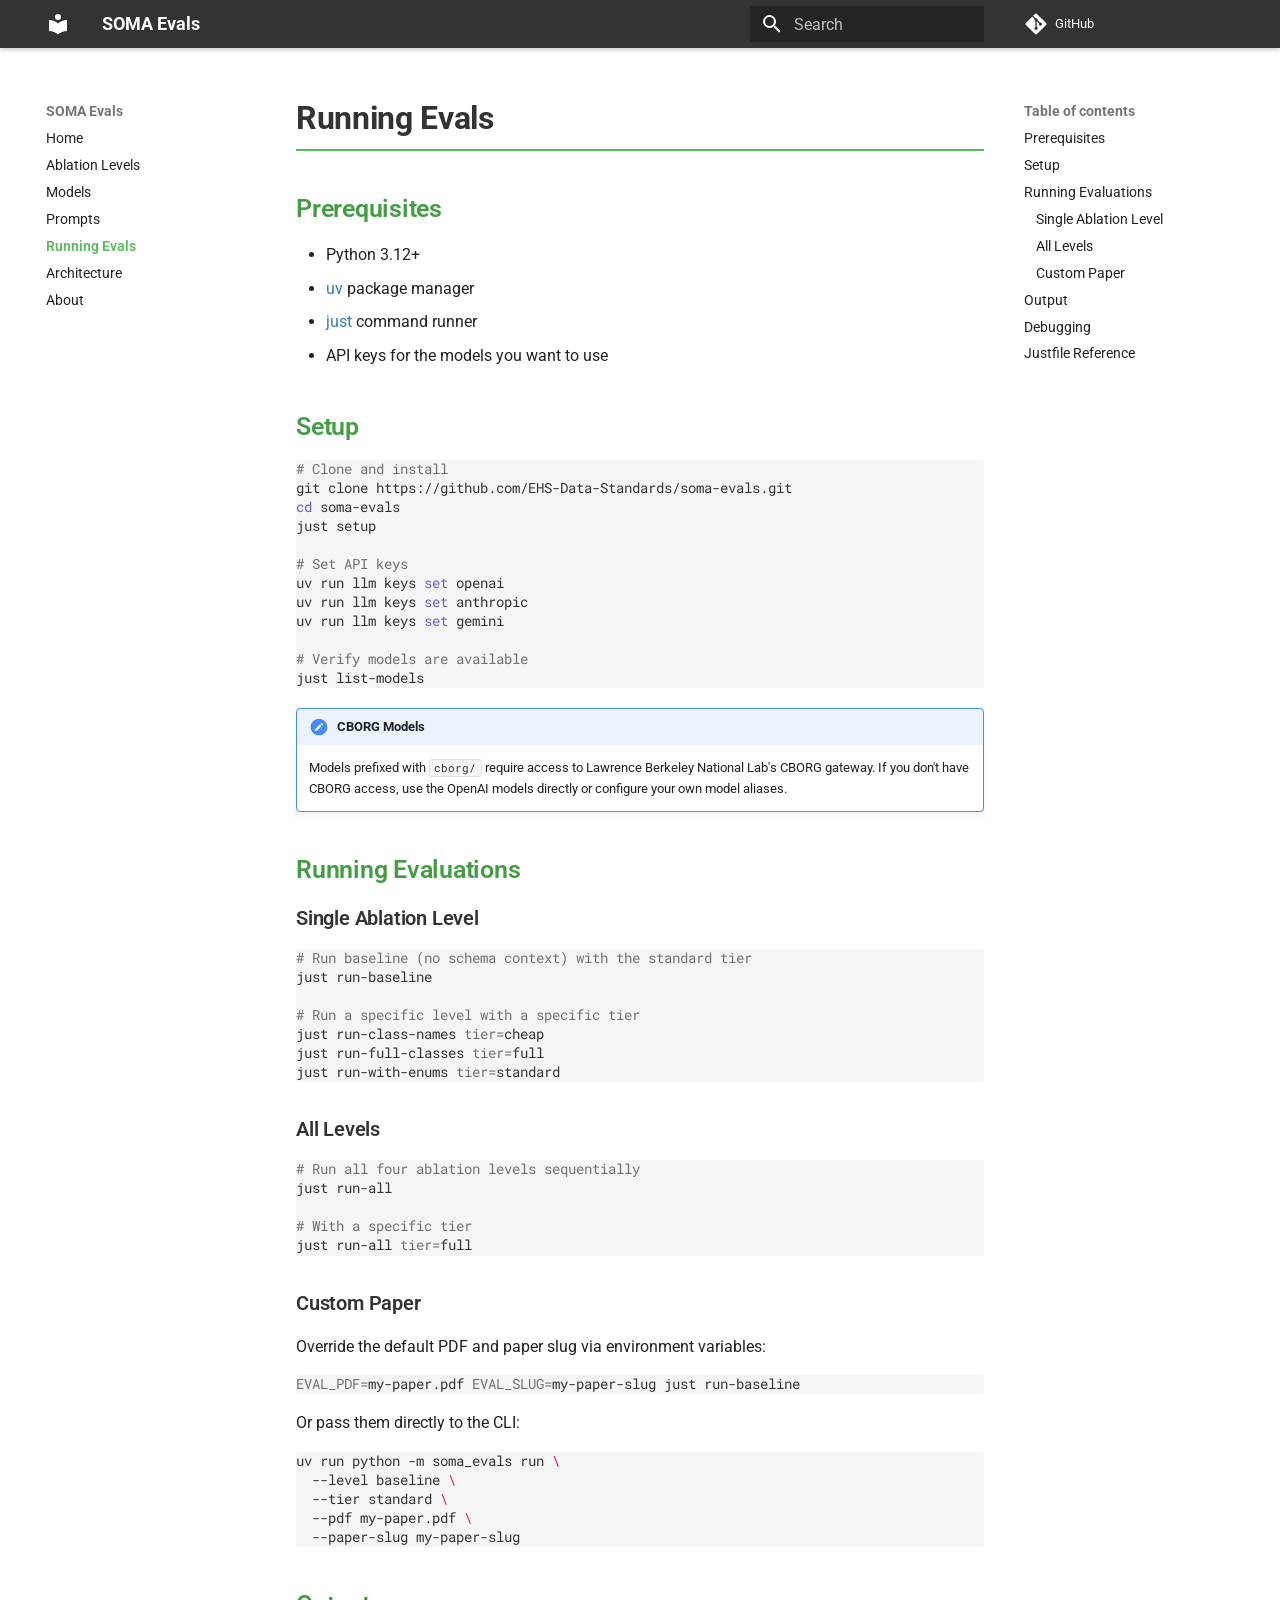
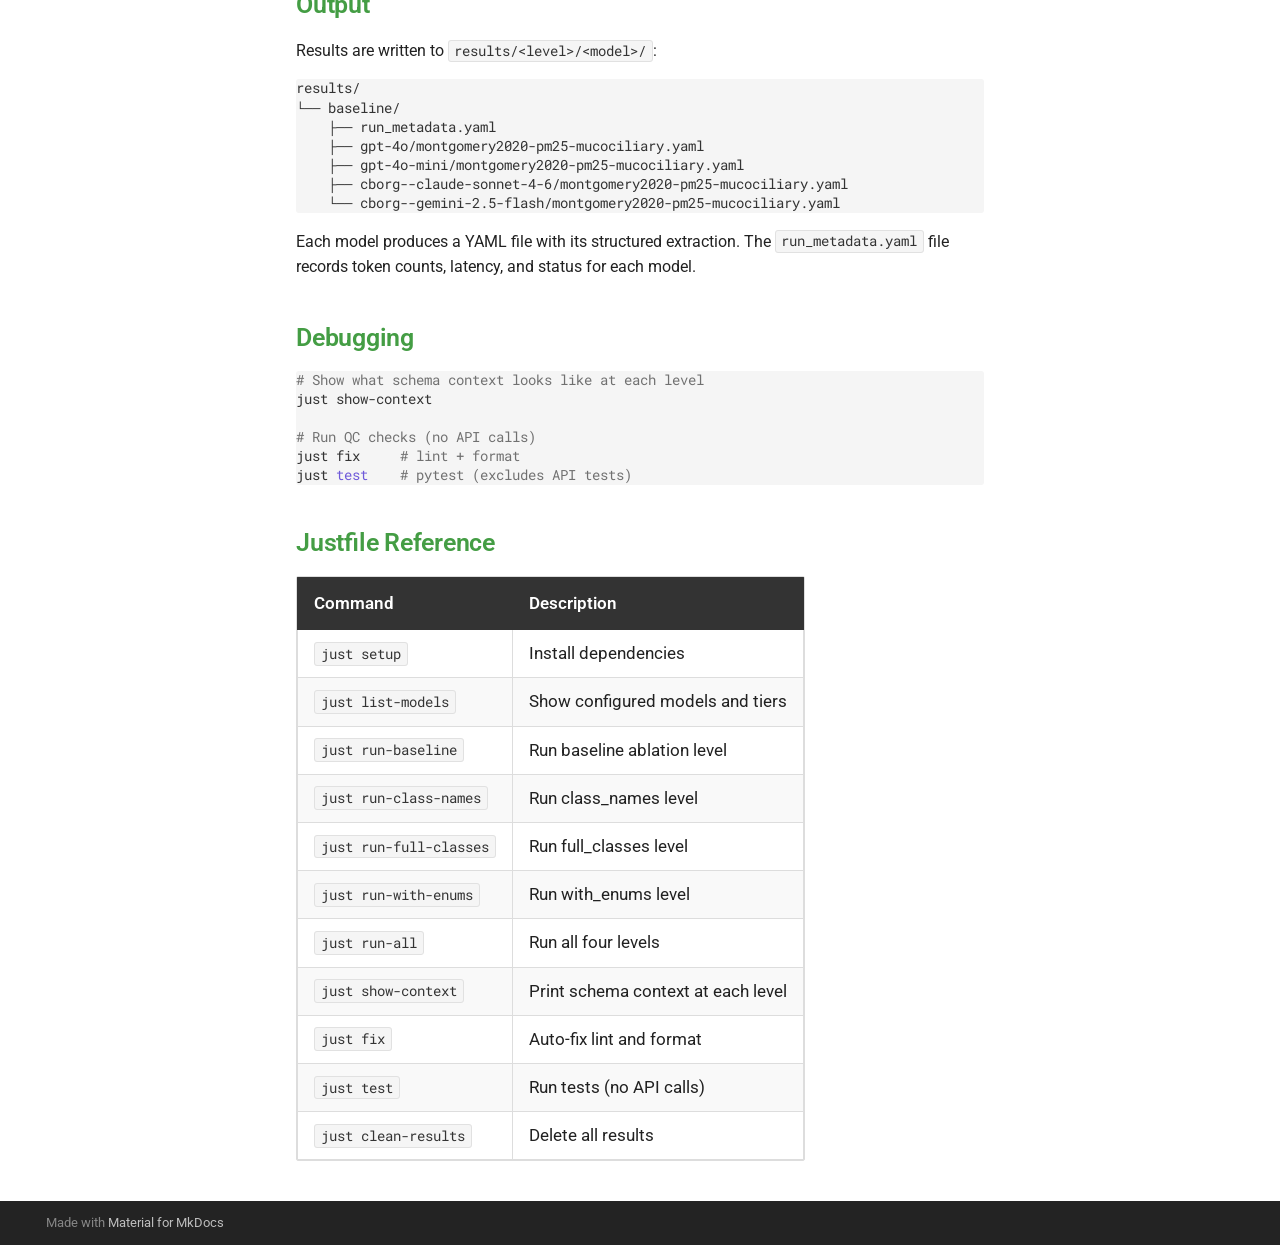
<file: running-evals/index.html>
<!doctype html>
<html lang="en" class="no-js">
  <head>
    
      <meta charset="utf-8">
      <meta name="viewport" content="width=device-width,initial-scale=1">
      
        <meta name="description" content="Evaluation framework for schema-guided text extraction using the SOMA LinkML model.">
      
      
      
      
        <link rel="prev" href="../prompts/">
      
      
        <link rel="next" href="../overview/architecture/">
      
      
        
      
      
      <link rel="icon" href="../assets/images/favicon.png">
      <meta name="generator" content="mkdocs-1.6.1, mkdocs-material-9.7.6">
    
    
      
        <title>Running Evals - SOMA Evals</title>
      
    
    
      <link rel="stylesheet" href="../assets/stylesheets/main.484c7ddc.min.css">
      
      


    
    
      
    
    
      
        
        
        <link rel="preconnect" href="https://fonts.gstatic.com" crossorigin>
        <link rel="stylesheet" href="https://fonts.googleapis.com/css?family=Roboto:300,300i,400,400i,700,700i%7CRoboto+Mono:400,400i,700,700i&display=fallback">
        <style>:root{--md-text-font:"Roboto";--md-code-font:"Roboto Mono"}</style>
      
    
    
      <link rel="stylesheet" href="../stylesheets/extra.css">
    
    <script>__md_scope=new URL("..",location),__md_hash=e=>[...e].reduce(((e,_)=>(e<<5)-e+_.charCodeAt(0)),0),__md_get=(e,_=localStorage,t=__md_scope)=>JSON.parse(_.getItem(t.pathname+"."+e)),__md_set=(e,_,t=localStorage,a=__md_scope)=>{try{t.setItem(a.pathname+"."+e,JSON.stringify(_))}catch(e){}}</script>
    
      

    
    
  </head>
  
  
    <body dir="ltr">
  
    
    <input class="md-toggle" data-md-toggle="drawer" type="checkbox" id="__drawer" autocomplete="off">
    <input class="md-toggle" data-md-toggle="search" type="checkbox" id="__search" autocomplete="off">
    <label class="md-overlay" for="__drawer"></label>
    <div data-md-component="skip">
      
        
        <a href="#running-evals" class="md-skip">
          Skip to content
        </a>
      
    </div>
    <div data-md-component="announce">
      
    </div>
    
    
      

  

<header class="md-header md-header--shadow" data-md-component="header">
  <nav class="md-header__inner md-grid" aria-label="Header">
    <a href=".." title="SOMA Evals" class="md-header__button md-logo" aria-label="SOMA Evals" data-md-component="logo">
      
  
  <svg xmlns="http://www.w3.org/2000/svg" viewBox="0 0 24 24"><path d="M12 8a3 3 0 0 0 3-3 3 3 0 0 0-3-3 3 3 0 0 0-3 3 3 3 0 0 0 3 3m0 3.54C9.64 9.35 6.5 8 3 8v11c3.5 0 6.64 1.35 9 3.54 2.36-2.19 5.5-3.54 9-3.54V8c-3.5 0-6.64 1.35-9 3.54"/></svg>

    </a>
    <label class="md-header__button md-icon" for="__drawer">
      
      <svg xmlns="http://www.w3.org/2000/svg" viewBox="0 0 24 24"><path d="M3 6h18v2H3zm0 5h18v2H3zm0 5h18v2H3z"/></svg>
    </label>
    <div class="md-header__title" data-md-component="header-title">
      <div class="md-header__ellipsis">
        <div class="md-header__topic">
          <span class="md-ellipsis">
            SOMA Evals
          </span>
        </div>
        <div class="md-header__topic" data-md-component="header-topic">
          <span class="md-ellipsis">
            
              Running Evals
            
          </span>
        </div>
      </div>
    </div>
    
    
      <script>var palette=__md_get("__palette");if(palette&&palette.color){if("(prefers-color-scheme)"===palette.color.media){var media=matchMedia("(prefers-color-scheme: light)"),input=document.querySelector(media.matches?"[data-md-color-media='(prefers-color-scheme: light)']":"[data-md-color-media='(prefers-color-scheme: dark)']");palette.color.media=input.getAttribute("data-md-color-media"),palette.color.scheme=input.getAttribute("data-md-color-scheme"),palette.color.primary=input.getAttribute("data-md-color-primary"),palette.color.accent=input.getAttribute("data-md-color-accent")}for(var[key,value]of Object.entries(palette.color))document.body.setAttribute("data-md-color-"+key,value)}</script>
    
    
    
      
      
        <label class="md-header__button md-icon" for="__search">
          
          <svg xmlns="http://www.w3.org/2000/svg" viewBox="0 0 24 24"><path d="M9.5 3A6.5 6.5 0 0 1 16 9.5c0 1.61-.59 3.09-1.56 4.23l.27.27h.79l5 5-1.5 1.5-5-5v-.79l-.27-.27A6.52 6.52 0 0 1 9.5 16 6.5 6.5 0 0 1 3 9.5 6.5 6.5 0 0 1 9.5 3m0 2C7 5 5 7 5 9.5S7 14 9.5 14 14 12 14 9.5 12 5 9.5 5"/></svg>
        </label>
        <div class="md-search" data-md-component="search" role="dialog">
  <label class="md-search__overlay" for="__search"></label>
  <div class="md-search__inner" role="search">
    <form class="md-search__form" name="search">
      <input type="text" class="md-search__input" name="query" aria-label="Search" placeholder="Search" autocapitalize="off" autocorrect="off" autocomplete="off" spellcheck="false" data-md-component="search-query" required>
      <label class="md-search__icon md-icon" for="__search">
        
        <svg xmlns="http://www.w3.org/2000/svg" viewBox="0 0 24 24"><path d="M9.5 3A6.5 6.5 0 0 1 16 9.5c0 1.61-.59 3.09-1.56 4.23l.27.27h.79l5 5-1.5 1.5-5-5v-.79l-.27-.27A6.52 6.52 0 0 1 9.5 16 6.5 6.5 0 0 1 3 9.5 6.5 6.5 0 0 1 9.5 3m0 2C7 5 5 7 5 9.5S7 14 9.5 14 14 12 14 9.5 12 5 9.5 5"/></svg>
        
        <svg xmlns="http://www.w3.org/2000/svg" viewBox="0 0 24 24"><path d="M20 11v2H8l5.5 5.5-1.42 1.42L4.16 12l7.92-7.92L13.5 5.5 8 11z"/></svg>
      </label>
      <nav class="md-search__options" aria-label="Search">
        
        <button type="reset" class="md-search__icon md-icon" title="Clear" aria-label="Clear" tabindex="-1">
          
          <svg xmlns="http://www.w3.org/2000/svg" viewBox="0 0 24 24"><path d="M19 6.41 17.59 5 12 10.59 6.41 5 5 6.41 10.59 12 5 17.59 6.41 19 12 13.41 17.59 19 19 17.59 13.41 12z"/></svg>
        </button>
      </nav>
      
    </form>
    <div class="md-search__output">
      <div class="md-search__scrollwrap" tabindex="0" data-md-scrollfix>
        <div class="md-search-result" data-md-component="search-result">
          <div class="md-search-result__meta">
            Initializing search
          </div>
          <ol class="md-search-result__list" role="presentation"></ol>
        </div>
      </div>
    </div>
  </div>
</div>
      
    
    
      <div class="md-header__source">
        <a href="https://github.com/EHS-Data-Standards/soma-evals" title="Go to repository" class="md-source" data-md-component="source">
  <div class="md-source__icon md-icon">
    
    <svg xmlns="http://www.w3.org/2000/svg" viewBox="0 0 448 512"><!--! Font Awesome Free 7.1.0 by @fontawesome - https://fontawesome.com License - https://fontawesome.com/license/free (Icons: CC BY 4.0, Fonts: SIL OFL 1.1, Code: MIT License) Copyright 2025 Fonticons, Inc.--><path d="M439.6 236.1 244 40.5c-5.4-5.5-12.8-8.5-20.4-8.5s-15 3-20.4 8.4L162.5 81l51.5 51.5c27.1-9.1 52.7 16.8 43.4 43.7l49.7 49.7c34.2-11.8 61.2 31 35.5 56.7-26.5 26.5-70.2-2.9-56-37.3L240.3 199v121.9c25.3 12.5 22.3 41.8 9.1 55-6.4 6.4-15.2 10.1-24.3 10.1s-17.8-3.6-24.3-10.1c-17.6-17.6-11.1-46.9 11.2-56v-123c-20.8-8.5-24.6-30.7-18.6-45L142.6 101 8.5 235.1C3 240.6 0 247.9 0 255.5s3 15 8.5 20.4l195.6 195.7c5.4 5.4 12.7 8.4 20.4 8.4s15-3 20.4-8.4l194.7-194.7c5.4-5.4 8.4-12.8 8.4-20.4s-3-15-8.4-20.4"/></svg>
  </div>
  <div class="md-source__repository">
    GitHub
  </div>
</a>
      </div>
    
  </nav>
  
</header>
    
    <div class="md-container" data-md-component="container">
      
      
        
          
        
      
      <main class="md-main" data-md-component="main">
        <div class="md-main__inner md-grid">
          
            
              
              <div class="md-sidebar md-sidebar--primary" data-md-component="sidebar" data-md-type="navigation" >
                <div class="md-sidebar__scrollwrap">
                  <div class="md-sidebar__inner">
                    



<nav class="md-nav md-nav--primary" aria-label="Navigation" data-md-level="0">
  <label class="md-nav__title" for="__drawer">
    <a href=".." title="SOMA Evals" class="md-nav__button md-logo" aria-label="SOMA Evals" data-md-component="logo">
      
  
  <svg xmlns="http://www.w3.org/2000/svg" viewBox="0 0 24 24"><path d="M12 8a3 3 0 0 0 3-3 3 3 0 0 0-3-3 3 3 0 0 0-3 3 3 3 0 0 0 3 3m0 3.54C9.64 9.35 6.5 8 3 8v11c3.5 0 6.64 1.35 9 3.54 2.36-2.19 5.5-3.54 9-3.54V8c-3.5 0-6.64 1.35-9 3.54"/></svg>

    </a>
    SOMA Evals
  </label>
  
    <div class="md-nav__source">
      <a href="https://github.com/EHS-Data-Standards/soma-evals" title="Go to repository" class="md-source" data-md-component="source">
  <div class="md-source__icon md-icon">
    
    <svg xmlns="http://www.w3.org/2000/svg" viewBox="0 0 448 512"><!--! Font Awesome Free 7.1.0 by @fontawesome - https://fontawesome.com License - https://fontawesome.com/license/free (Icons: CC BY 4.0, Fonts: SIL OFL 1.1, Code: MIT License) Copyright 2025 Fonticons, Inc.--><path d="M439.6 236.1 244 40.5c-5.4-5.5-12.8-8.5-20.4-8.5s-15 3-20.4 8.4L162.5 81l51.5 51.5c27.1-9.1 52.7 16.8 43.4 43.7l49.7 49.7c34.2-11.8 61.2 31 35.5 56.7-26.5 26.5-70.2-2.9-56-37.3L240.3 199v121.9c25.3 12.5 22.3 41.8 9.1 55-6.4 6.4-15.2 10.1-24.3 10.1s-17.8-3.6-24.3-10.1c-17.6-17.6-11.1-46.9 11.2-56v-123c-20.8-8.5-24.6-30.7-18.6-45L142.6 101 8.5 235.1C3 240.6 0 247.9 0 255.5s3 15 8.5 20.4l195.6 195.7c5.4 5.4 12.7 8.4 20.4 8.4s15-3 20.4-8.4l194.7-194.7c5.4-5.4 8.4-12.8 8.4-20.4s-3-15-8.4-20.4"/></svg>
  </div>
  <div class="md-source__repository">
    GitHub
  </div>
</a>
    </div>
  
  <ul class="md-nav__list" data-md-scrollfix>
    
      
      
  
  
  
  
    <li class="md-nav__item">
      <a href=".." class="md-nav__link">
        
  
  
  <span class="md-ellipsis">
    
  
    Home
  

    
  </span>
  
  

      </a>
    </li>
  

    
      
      
  
  
  
  
    <li class="md-nav__item">
      <a href="../ablation-levels/" class="md-nav__link">
        
  
  
  <span class="md-ellipsis">
    
  
    Ablation Levels
  

    
  </span>
  
  

      </a>
    </li>
  

    
      
      
  
  
  
  
    <li class="md-nav__item">
      <a href="../models/" class="md-nav__link">
        
  
  
  <span class="md-ellipsis">
    
  
    Models
  

    
  </span>
  
  

      </a>
    </li>
  

    
      
      
  
  
  
  
    <li class="md-nav__item">
      <a href="../prompts/" class="md-nav__link">
        
  
  
  <span class="md-ellipsis">
    
  
    Prompts
  

    
  </span>
  
  

      </a>
    </li>
  

    
      
      
  
  
    
  
  
  
    <li class="md-nav__item md-nav__item--active">
      
      <input class="md-nav__toggle md-toggle" type="checkbox" id="__toc">
      
      
        
      
      
        <label class="md-nav__link md-nav__link--active" for="__toc">
          
  
  
  <span class="md-ellipsis">
    
  
    Running Evals
  

    
  </span>
  
  

          <span class="md-nav__icon md-icon"></span>
        </label>
      
      <a href="./" class="md-nav__link md-nav__link--active">
        
  
  
  <span class="md-ellipsis">
    
  
    Running Evals
  

    
  </span>
  
  

      </a>
      
        

<nav class="md-nav md-nav--secondary" aria-label="Table of contents">
  
  
  
    
  
  
    <label class="md-nav__title" for="__toc">
      <span class="md-nav__icon md-icon"></span>
      Table of contents
    </label>
    <ul class="md-nav__list" data-md-component="toc" data-md-scrollfix>
      
        <li class="md-nav__item">
  <a href="#prerequisites" class="md-nav__link">
    <span class="md-ellipsis">
      
        Prerequisites
      
    </span>
  </a>
  
</li>
      
        <li class="md-nav__item">
  <a href="#setup" class="md-nav__link">
    <span class="md-ellipsis">
      
        Setup
      
    </span>
  </a>
  
</li>
      
        <li class="md-nav__item">
  <a href="#running-evaluations" class="md-nav__link">
    <span class="md-ellipsis">
      
        Running Evaluations
      
    </span>
  </a>
  
    <nav class="md-nav" aria-label="Running Evaluations">
      <ul class="md-nav__list">
        
          <li class="md-nav__item">
  <a href="#single-ablation-level" class="md-nav__link">
    <span class="md-ellipsis">
      
        Single Ablation Level
      
    </span>
  </a>
  
</li>
        
          <li class="md-nav__item">
  <a href="#all-levels" class="md-nav__link">
    <span class="md-ellipsis">
      
        All Levels
      
    </span>
  </a>
  
</li>
        
          <li class="md-nav__item">
  <a href="#custom-paper" class="md-nav__link">
    <span class="md-ellipsis">
      
        Custom Paper
      
    </span>
  </a>
  
</li>
        
      </ul>
    </nav>
  
</li>
      
        <li class="md-nav__item">
  <a href="#output" class="md-nav__link">
    <span class="md-ellipsis">
      
        Output
      
    </span>
  </a>
  
</li>
      
        <li class="md-nav__item">
  <a href="#debugging" class="md-nav__link">
    <span class="md-ellipsis">
      
        Debugging
      
    </span>
  </a>
  
</li>
      
        <li class="md-nav__item">
  <a href="#justfile-reference" class="md-nav__link">
    <span class="md-ellipsis">
      
        Justfile Reference
      
    </span>
  </a>
  
</li>
      
    </ul>
  
</nav>
      
    </li>
  

    
      
      
  
  
  
  
    <li class="md-nav__item">
      <a href="../overview/architecture/" class="md-nav__link">
        
  
  
  <span class="md-ellipsis">
    
  
    Architecture
  

    
  </span>
  
  

      </a>
    </li>
  

    
      
      
  
  
  
  
    <li class="md-nav__item">
      <a href="../about/" class="md-nav__link">
        
  
  
  <span class="md-ellipsis">
    
  
    About
  

    
  </span>
  
  

      </a>
    </li>
  

    
  </ul>
</nav>
                  </div>
                </div>
              </div>
            
            
              
              <div class="md-sidebar md-sidebar--secondary" data-md-component="sidebar" data-md-type="toc" >
                <div class="md-sidebar__scrollwrap">
                  <div class="md-sidebar__inner">
                    

<nav class="md-nav md-nav--secondary" aria-label="Table of contents">
  
  
  
    
  
  
    <label class="md-nav__title" for="__toc">
      <span class="md-nav__icon md-icon"></span>
      Table of contents
    </label>
    <ul class="md-nav__list" data-md-component="toc" data-md-scrollfix>
      
        <li class="md-nav__item">
  <a href="#prerequisites" class="md-nav__link">
    <span class="md-ellipsis">
      
        Prerequisites
      
    </span>
  </a>
  
</li>
      
        <li class="md-nav__item">
  <a href="#setup" class="md-nav__link">
    <span class="md-ellipsis">
      
        Setup
      
    </span>
  </a>
  
</li>
      
        <li class="md-nav__item">
  <a href="#running-evaluations" class="md-nav__link">
    <span class="md-ellipsis">
      
        Running Evaluations
      
    </span>
  </a>
  
    <nav class="md-nav" aria-label="Running Evaluations">
      <ul class="md-nav__list">
        
          <li class="md-nav__item">
  <a href="#single-ablation-level" class="md-nav__link">
    <span class="md-ellipsis">
      
        Single Ablation Level
      
    </span>
  </a>
  
</li>
        
          <li class="md-nav__item">
  <a href="#all-levels" class="md-nav__link">
    <span class="md-ellipsis">
      
        All Levels
      
    </span>
  </a>
  
</li>
        
          <li class="md-nav__item">
  <a href="#custom-paper" class="md-nav__link">
    <span class="md-ellipsis">
      
        Custom Paper
      
    </span>
  </a>
  
</li>
        
      </ul>
    </nav>
  
</li>
      
        <li class="md-nav__item">
  <a href="#output" class="md-nav__link">
    <span class="md-ellipsis">
      
        Output
      
    </span>
  </a>
  
</li>
      
        <li class="md-nav__item">
  <a href="#debugging" class="md-nav__link">
    <span class="md-ellipsis">
      
        Debugging
      
    </span>
  </a>
  
</li>
      
        <li class="md-nav__item">
  <a href="#justfile-reference" class="md-nav__link">
    <span class="md-ellipsis">
      
        Justfile Reference
      
    </span>
  </a>
  
</li>
      
    </ul>
  
</nav>
                  </div>
                </div>
              </div>
            
          
          
            <div class="md-content" data-md-component="content">
              
              <article class="md-content__inner md-typeset">
                
                  


  
  


<h1 id="running-evals">Running Evals<a class="headerlink" href="#running-evals" title="Permanent link">&para;</a></h1>
<h2 id="prerequisites">Prerequisites<a class="headerlink" href="#prerequisites" title="Permanent link">&para;</a></h2>
<ul>
<li>Python 3.12+</li>
<li><a href="https://docs.astral.sh/uv/">uv</a> package manager</li>
<li><a href="https://github.com/casey/just">just</a> command runner</li>
<li>API keys for the models you want to use</li>
</ul>
<h2 id="setup">Setup<a class="headerlink" href="#setup" title="Permanent link">&para;</a></h2>
<div class="highlight"><pre><span></span><code><span class="c1"># Clone and install</span>
git<span class="w"> </span>clone<span class="w"> </span>https://github.com/EHS-Data-Standards/soma-evals.git
<span class="nb">cd</span><span class="w"> </span>soma-evals
just<span class="w"> </span>setup

<span class="c1"># Set API keys</span>
uv<span class="w"> </span>run<span class="w"> </span>llm<span class="w"> </span>keys<span class="w"> </span><span class="nb">set</span><span class="w"> </span>openai
uv<span class="w"> </span>run<span class="w"> </span>llm<span class="w"> </span>keys<span class="w"> </span><span class="nb">set</span><span class="w"> </span>anthropic
uv<span class="w"> </span>run<span class="w"> </span>llm<span class="w"> </span>keys<span class="w"> </span><span class="nb">set</span><span class="w"> </span>gemini

<span class="c1"># Verify models are available</span>
just<span class="w"> </span>list-models
</code></pre></div>
<div class="admonition note">
<p class="admonition-title">CBORG Models</p>
<p>Models prefixed with <code>cborg/</code> require access to Lawrence Berkeley National Lab's
CBORG gateway. If you don't have CBORG access, use the OpenAI models directly
or configure your own model aliases.</p>
</div>
<h2 id="running-evaluations">Running Evaluations<a class="headerlink" href="#running-evaluations" title="Permanent link">&para;</a></h2>
<h3 id="single-ablation-level">Single Ablation Level<a class="headerlink" href="#single-ablation-level" title="Permanent link">&para;</a></h3>
<div class="highlight"><pre><span></span><code><span class="c1"># Run baseline (no schema context) with the standard tier</span>
just<span class="w"> </span>run-baseline

<span class="c1"># Run a specific level with a specific tier</span>
just<span class="w"> </span>run-class-names<span class="w"> </span><span class="nv">tier</span><span class="o">=</span>cheap
just<span class="w"> </span>run-full-classes<span class="w"> </span><span class="nv">tier</span><span class="o">=</span>full
just<span class="w"> </span>run-with-enums<span class="w"> </span><span class="nv">tier</span><span class="o">=</span>standard
</code></pre></div>
<h3 id="all-levels">All Levels<a class="headerlink" href="#all-levels" title="Permanent link">&para;</a></h3>
<div class="highlight"><pre><span></span><code><span class="c1"># Run all four ablation levels sequentially</span>
just<span class="w"> </span>run-all

<span class="c1"># With a specific tier</span>
just<span class="w"> </span>run-all<span class="w"> </span><span class="nv">tier</span><span class="o">=</span>full
</code></pre></div>
<h3 id="custom-paper">Custom Paper<a class="headerlink" href="#custom-paper" title="Permanent link">&para;</a></h3>
<p>Override the default PDF and paper slug via environment variables:</p>
<div class="highlight"><pre><span></span><code><span class="nv">EVAL_PDF</span><span class="o">=</span>my-paper.pdf<span class="w"> </span><span class="nv">EVAL_SLUG</span><span class="o">=</span>my-paper-slug<span class="w"> </span>just<span class="w"> </span>run-baseline
</code></pre></div>
<p>Or pass them directly to the CLI:</p>
<div class="highlight"><pre><span></span><code>uv<span class="w"> </span>run<span class="w"> </span>python<span class="w"> </span>-m<span class="w"> </span>soma_evals<span class="w"> </span>run<span class="w"> </span><span class="se">\</span>
<span class="w">  </span>--level<span class="w"> </span>baseline<span class="w"> </span><span class="se">\</span>
<span class="w">  </span>--tier<span class="w"> </span>standard<span class="w"> </span><span class="se">\</span>
<span class="w">  </span>--pdf<span class="w"> </span>my-paper.pdf<span class="w"> </span><span class="se">\</span>
<span class="w">  </span>--paper-slug<span class="w"> </span>my-paper-slug
</code></pre></div>
<h2 id="output">Output<a class="headerlink" href="#output" title="Permanent link">&para;</a></h2>
<p>Results are written to <code>results/&lt;level&gt;/&lt;model&gt;/</code>:</p>
<div class="highlight"><pre><span></span><code>results/
└── baseline/
    ├── run_metadata.yaml
    ├── gpt-4o/montgomery2020-pm25-mucociliary.yaml
    ├── gpt-4o-mini/montgomery2020-pm25-mucociliary.yaml
    ├── cborg--claude-sonnet-4-6/montgomery2020-pm25-mucociliary.yaml
    └── cborg--gemini-2.5-flash/montgomery2020-pm25-mucociliary.yaml
</code></pre></div>
<p>Each model produces a YAML file with its structured extraction.
The <code>run_metadata.yaml</code> file records token counts, latency, and status for each model.</p>
<h2 id="debugging">Debugging<a class="headerlink" href="#debugging" title="Permanent link">&para;</a></h2>
<div class="highlight"><pre><span></span><code><span class="c1"># Show what schema context looks like at each level</span>
just<span class="w"> </span>show-context

<span class="c1"># Run QC checks (no API calls)</span>
just<span class="w"> </span>fix<span class="w">     </span><span class="c1"># lint + format</span>
just<span class="w"> </span><span class="nb">test</span><span class="w">    </span><span class="c1"># pytest (excludes API tests)</span>
</code></pre></div>
<h2 id="justfile-reference">Justfile Reference<a class="headerlink" href="#justfile-reference" title="Permanent link">&para;</a></h2>
<table>
<thead>
<tr>
<th>Command</th>
<th>Description</th>
</tr>
</thead>
<tbody>
<tr>
<td><code>just setup</code></td>
<td>Install dependencies</td>
</tr>
<tr>
<td><code>just list-models</code></td>
<td>Show configured models and tiers</td>
</tr>
<tr>
<td><code>just run-baseline</code></td>
<td>Run baseline ablation level</td>
</tr>
<tr>
<td><code>just run-class-names</code></td>
<td>Run class_names level</td>
</tr>
<tr>
<td><code>just run-full-classes</code></td>
<td>Run full_classes level</td>
</tr>
<tr>
<td><code>just run-with-enums</code></td>
<td>Run with_enums level</td>
</tr>
<tr>
<td><code>just run-all</code></td>
<td>Run all four levels</td>
</tr>
<tr>
<td><code>just show-context</code></td>
<td>Print schema context at each level</td>
</tr>
<tr>
<td><code>just fix</code></td>
<td>Auto-fix lint and format</td>
</tr>
<tr>
<td><code>just test</code></td>
<td>Run tests (no API calls)</td>
</tr>
<tr>
<td><code>just clean-results</code></td>
<td>Delete all results</td>
</tr>
</tbody>
</table>












                
              </article>
            </div>
          
          
<script>var target=document.getElementById(location.hash.slice(1));target&&target.name&&(target.checked=target.name.startsWith("__tabbed_"))</script>
        </div>
        
      </main>
      
        <footer class="md-footer">
  
  <div class="md-footer-meta md-typeset">
    <div class="md-footer-meta__inner md-grid">
      <div class="md-copyright">
  
  
    Made with
    <a href="https://squidfunk.github.io/mkdocs-material/" target="_blank" rel="noopener">
      Material for MkDocs
    </a>
  
</div>
      
    </div>
  </div>
</footer>
      
    </div>
    <div class="md-dialog" data-md-component="dialog">
      <div class="md-dialog__inner md-typeset"></div>
    </div>
    
    
    
      
      
      <script id="__config" type="application/json">{"annotate": null, "base": "..", "features": [], "search": "../assets/javascripts/workers/search.2c215733.min.js", "tags": null, "translations": {"clipboard.copied": "Copied to clipboard", "clipboard.copy": "Copy to clipboard", "search.result.more.one": "1 more on this page", "search.result.more.other": "# more on this page", "search.result.none": "No matching documents", "search.result.one": "1 matching document", "search.result.other": "# matching documents", "search.result.placeholder": "Type to start searching", "search.result.term.missing": "Missing", "select.version": "Select version"}, "version": null}</script>
    
    
      <script src="../assets/javascripts/bundle.79ae519e.min.js"></script>
      
    
  </body>
</html>
</file>
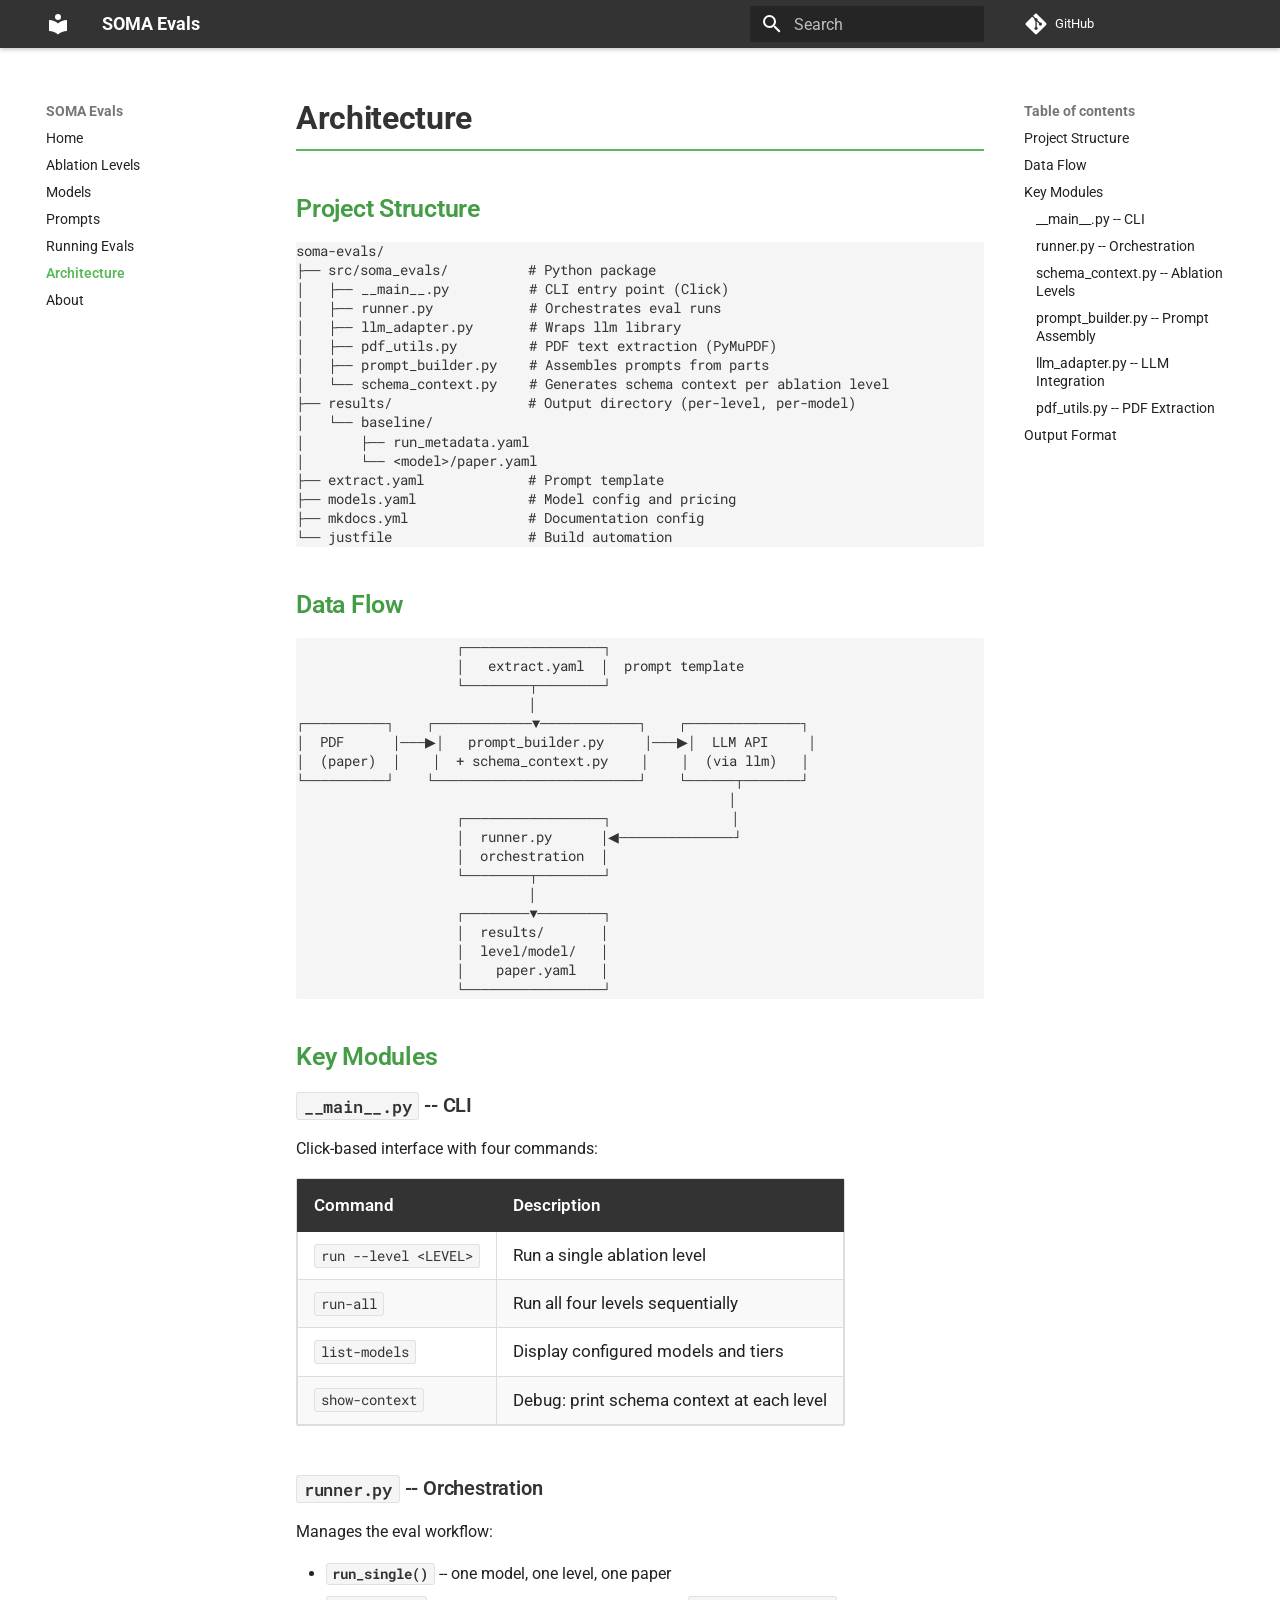
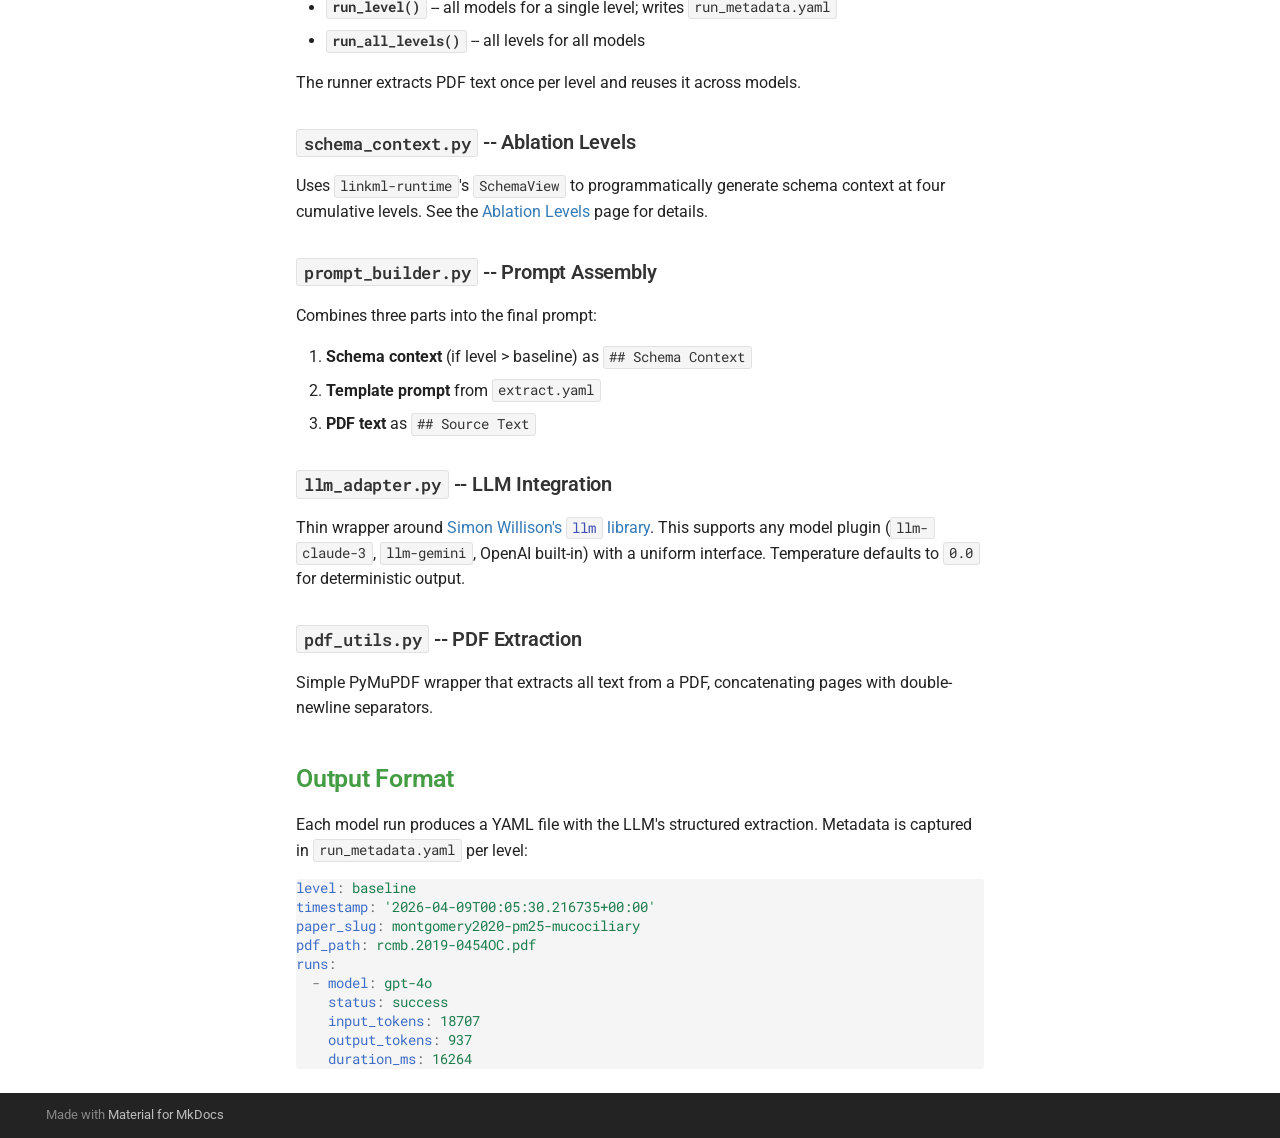
<file: overview/architecture/index.html>
<!doctype html>
<html lang="en" class="no-js">
  <head>
    
      <meta charset="utf-8">
      <meta name="viewport" content="width=device-width,initial-scale=1">
      
        <meta name="description" content="Evaluation framework for schema-guided text extraction using the SOMA LinkML model.">
      
      
      
      
        <link rel="prev" href="../../running-evals/">
      
      
        <link rel="next" href="../../about/">
      
      
        
      
      
      <link rel="icon" href="../../assets/images/favicon.png">
      <meta name="generator" content="mkdocs-1.6.1, mkdocs-material-9.7.6">
    
    
      
        <title>Architecture - SOMA Evals</title>
      
    
    
      <link rel="stylesheet" href="../../assets/stylesheets/main.484c7ddc.min.css">
      
      


    
    
      
    
    
      
        
        
        <link rel="preconnect" href="https://fonts.gstatic.com" crossorigin>
        <link rel="stylesheet" href="https://fonts.googleapis.com/css?family=Roboto:300,300i,400,400i,700,700i%7CRoboto+Mono:400,400i,700,700i&display=fallback">
        <style>:root{--md-text-font:"Roboto";--md-code-font:"Roboto Mono"}</style>
      
    
    
      <link rel="stylesheet" href="../../stylesheets/extra.css">
    
    <script>__md_scope=new URL("../..",location),__md_hash=e=>[...e].reduce(((e,_)=>(e<<5)-e+_.charCodeAt(0)),0),__md_get=(e,_=localStorage,t=__md_scope)=>JSON.parse(_.getItem(t.pathname+"."+e)),__md_set=(e,_,t=localStorage,a=__md_scope)=>{try{t.setItem(a.pathname+"."+e,JSON.stringify(_))}catch(e){}}</script>
    
      

    
    
  </head>
  
  
    <body dir="ltr">
  
    
    <input class="md-toggle" data-md-toggle="drawer" type="checkbox" id="__drawer" autocomplete="off">
    <input class="md-toggle" data-md-toggle="search" type="checkbox" id="__search" autocomplete="off">
    <label class="md-overlay" for="__drawer"></label>
    <div data-md-component="skip">
      
        
        <a href="#architecture" class="md-skip">
          Skip to content
        </a>
      
    </div>
    <div data-md-component="announce">
      
    </div>
    
    
      

  

<header class="md-header md-header--shadow" data-md-component="header">
  <nav class="md-header__inner md-grid" aria-label="Header">
    <a href="../.." title="SOMA Evals" class="md-header__button md-logo" aria-label="SOMA Evals" data-md-component="logo">
      
  
  <svg xmlns="http://www.w3.org/2000/svg" viewBox="0 0 24 24"><path d="M12 8a3 3 0 0 0 3-3 3 3 0 0 0-3-3 3 3 0 0 0-3 3 3 3 0 0 0 3 3m0 3.54C9.64 9.35 6.5 8 3 8v11c3.5 0 6.64 1.35 9 3.54 2.36-2.19 5.5-3.54 9-3.54V8c-3.5 0-6.64 1.35-9 3.54"/></svg>

    </a>
    <label class="md-header__button md-icon" for="__drawer">
      
      <svg xmlns="http://www.w3.org/2000/svg" viewBox="0 0 24 24"><path d="M3 6h18v2H3zm0 5h18v2H3zm0 5h18v2H3z"/></svg>
    </label>
    <div class="md-header__title" data-md-component="header-title">
      <div class="md-header__ellipsis">
        <div class="md-header__topic">
          <span class="md-ellipsis">
            SOMA Evals
          </span>
        </div>
        <div class="md-header__topic" data-md-component="header-topic">
          <span class="md-ellipsis">
            
              Architecture
            
          </span>
        </div>
      </div>
    </div>
    
    
      <script>var palette=__md_get("__palette");if(palette&&palette.color){if("(prefers-color-scheme)"===palette.color.media){var media=matchMedia("(prefers-color-scheme: light)"),input=document.querySelector(media.matches?"[data-md-color-media='(prefers-color-scheme: light)']":"[data-md-color-media='(prefers-color-scheme: dark)']");palette.color.media=input.getAttribute("data-md-color-media"),palette.color.scheme=input.getAttribute("data-md-color-scheme"),palette.color.primary=input.getAttribute("data-md-color-primary"),palette.color.accent=input.getAttribute("data-md-color-accent")}for(var[key,value]of Object.entries(palette.color))document.body.setAttribute("data-md-color-"+key,value)}</script>
    
    
    
      
      
        <label class="md-header__button md-icon" for="__search">
          
          <svg xmlns="http://www.w3.org/2000/svg" viewBox="0 0 24 24"><path d="M9.5 3A6.5 6.5 0 0 1 16 9.5c0 1.61-.59 3.09-1.56 4.23l.27.27h.79l5 5-1.5 1.5-5-5v-.79l-.27-.27A6.52 6.52 0 0 1 9.5 16 6.5 6.5 0 0 1 3 9.5 6.5 6.5 0 0 1 9.5 3m0 2C7 5 5 7 5 9.5S7 14 9.5 14 14 12 14 9.5 12 5 9.5 5"/></svg>
        </label>
        <div class="md-search" data-md-component="search" role="dialog">
  <label class="md-search__overlay" for="__search"></label>
  <div class="md-search__inner" role="search">
    <form class="md-search__form" name="search">
      <input type="text" class="md-search__input" name="query" aria-label="Search" placeholder="Search" autocapitalize="off" autocorrect="off" autocomplete="off" spellcheck="false" data-md-component="search-query" required>
      <label class="md-search__icon md-icon" for="__search">
        
        <svg xmlns="http://www.w3.org/2000/svg" viewBox="0 0 24 24"><path d="M9.5 3A6.5 6.5 0 0 1 16 9.5c0 1.61-.59 3.09-1.56 4.23l.27.27h.79l5 5-1.5 1.5-5-5v-.79l-.27-.27A6.52 6.52 0 0 1 9.5 16 6.5 6.5 0 0 1 3 9.5 6.5 6.5 0 0 1 9.5 3m0 2C7 5 5 7 5 9.5S7 14 9.5 14 14 12 14 9.5 12 5 9.5 5"/></svg>
        
        <svg xmlns="http://www.w3.org/2000/svg" viewBox="0 0 24 24"><path d="M20 11v2H8l5.5 5.5-1.42 1.42L4.16 12l7.92-7.92L13.5 5.5 8 11z"/></svg>
      </label>
      <nav class="md-search__options" aria-label="Search">
        
        <button type="reset" class="md-search__icon md-icon" title="Clear" aria-label="Clear" tabindex="-1">
          
          <svg xmlns="http://www.w3.org/2000/svg" viewBox="0 0 24 24"><path d="M19 6.41 17.59 5 12 10.59 6.41 5 5 6.41 10.59 12 5 17.59 6.41 19 12 13.41 17.59 19 19 17.59 13.41 12z"/></svg>
        </button>
      </nav>
      
    </form>
    <div class="md-search__output">
      <div class="md-search__scrollwrap" tabindex="0" data-md-scrollfix>
        <div class="md-search-result" data-md-component="search-result">
          <div class="md-search-result__meta">
            Initializing search
          </div>
          <ol class="md-search-result__list" role="presentation"></ol>
        </div>
      </div>
    </div>
  </div>
</div>
      
    
    
      <div class="md-header__source">
        <a href="https://github.com/EHS-Data-Standards/soma-evals" title="Go to repository" class="md-source" data-md-component="source">
  <div class="md-source__icon md-icon">
    
    <svg xmlns="http://www.w3.org/2000/svg" viewBox="0 0 448 512"><!--! Font Awesome Free 7.1.0 by @fontawesome - https://fontawesome.com License - https://fontawesome.com/license/free (Icons: CC BY 4.0, Fonts: SIL OFL 1.1, Code: MIT License) Copyright 2025 Fonticons, Inc.--><path d="M439.6 236.1 244 40.5c-5.4-5.5-12.8-8.5-20.4-8.5s-15 3-20.4 8.4L162.5 81l51.5 51.5c27.1-9.1 52.7 16.8 43.4 43.7l49.7 49.7c34.2-11.8 61.2 31 35.5 56.7-26.5 26.5-70.2-2.9-56-37.3L240.3 199v121.9c25.3 12.5 22.3 41.8 9.1 55-6.4 6.4-15.2 10.1-24.3 10.1s-17.8-3.6-24.3-10.1c-17.6-17.6-11.1-46.9 11.2-56v-123c-20.8-8.5-24.6-30.7-18.6-45L142.6 101 8.5 235.1C3 240.6 0 247.9 0 255.5s3 15 8.5 20.4l195.6 195.7c5.4 5.4 12.7 8.4 20.4 8.4s15-3 20.4-8.4l194.7-194.7c5.4-5.4 8.4-12.8 8.4-20.4s-3-15-8.4-20.4"/></svg>
  </div>
  <div class="md-source__repository">
    GitHub
  </div>
</a>
      </div>
    
  </nav>
  
</header>
    
    <div class="md-container" data-md-component="container">
      
      
        
          
        
      
      <main class="md-main" data-md-component="main">
        <div class="md-main__inner md-grid">
          
            
              
              <div class="md-sidebar md-sidebar--primary" data-md-component="sidebar" data-md-type="navigation" >
                <div class="md-sidebar__scrollwrap">
                  <div class="md-sidebar__inner">
                    



<nav class="md-nav md-nav--primary" aria-label="Navigation" data-md-level="0">
  <label class="md-nav__title" for="__drawer">
    <a href="../.." title="SOMA Evals" class="md-nav__button md-logo" aria-label="SOMA Evals" data-md-component="logo">
      
  
  <svg xmlns="http://www.w3.org/2000/svg" viewBox="0 0 24 24"><path d="M12 8a3 3 0 0 0 3-3 3 3 0 0 0-3-3 3 3 0 0 0-3 3 3 3 0 0 0 3 3m0 3.54C9.64 9.35 6.5 8 3 8v11c3.5 0 6.64 1.35 9 3.54 2.36-2.19 5.5-3.54 9-3.54V8c-3.5 0-6.64 1.35-9 3.54"/></svg>

    </a>
    SOMA Evals
  </label>
  
    <div class="md-nav__source">
      <a href="https://github.com/EHS-Data-Standards/soma-evals" title="Go to repository" class="md-source" data-md-component="source">
  <div class="md-source__icon md-icon">
    
    <svg xmlns="http://www.w3.org/2000/svg" viewBox="0 0 448 512"><!--! Font Awesome Free 7.1.0 by @fontawesome - https://fontawesome.com License - https://fontawesome.com/license/free (Icons: CC BY 4.0, Fonts: SIL OFL 1.1, Code: MIT License) Copyright 2025 Fonticons, Inc.--><path d="M439.6 236.1 244 40.5c-5.4-5.5-12.8-8.5-20.4-8.5s-15 3-20.4 8.4L162.5 81l51.5 51.5c27.1-9.1 52.7 16.8 43.4 43.7l49.7 49.7c34.2-11.8 61.2 31 35.5 56.7-26.5 26.5-70.2-2.9-56-37.3L240.3 199v121.9c25.3 12.5 22.3 41.8 9.1 55-6.4 6.4-15.2 10.1-24.3 10.1s-17.8-3.6-24.3-10.1c-17.6-17.6-11.1-46.9 11.2-56v-123c-20.8-8.5-24.6-30.7-18.6-45L142.6 101 8.5 235.1C3 240.6 0 247.9 0 255.5s3 15 8.5 20.4l195.6 195.7c5.4 5.4 12.7 8.4 20.4 8.4s15-3 20.4-8.4l194.7-194.7c5.4-5.4 8.4-12.8 8.4-20.4s-3-15-8.4-20.4"/></svg>
  </div>
  <div class="md-source__repository">
    GitHub
  </div>
</a>
    </div>
  
  <ul class="md-nav__list" data-md-scrollfix>
    
      
      
  
  
  
  
    <li class="md-nav__item">
      <a href="../.." class="md-nav__link">
        
  
  
  <span class="md-ellipsis">
    
  
    Home
  

    
  </span>
  
  

      </a>
    </li>
  

    
      
      
  
  
  
  
    <li class="md-nav__item">
      <a href="../../ablation-levels/" class="md-nav__link">
        
  
  
  <span class="md-ellipsis">
    
  
    Ablation Levels
  

    
  </span>
  
  

      </a>
    </li>
  

    
      
      
  
  
  
  
    <li class="md-nav__item">
      <a href="../../models/" class="md-nav__link">
        
  
  
  <span class="md-ellipsis">
    
  
    Models
  

    
  </span>
  
  

      </a>
    </li>
  

    
      
      
  
  
  
  
    <li class="md-nav__item">
      <a href="../../prompts/" class="md-nav__link">
        
  
  
  <span class="md-ellipsis">
    
  
    Prompts
  

    
  </span>
  
  

      </a>
    </li>
  

    
      
      
  
  
  
  
    <li class="md-nav__item">
      <a href="../../running-evals/" class="md-nav__link">
        
  
  
  <span class="md-ellipsis">
    
  
    Running Evals
  

    
  </span>
  
  

      </a>
    </li>
  

    
      
      
  
  
    
  
  
  
    <li class="md-nav__item md-nav__item--active">
      
      <input class="md-nav__toggle md-toggle" type="checkbox" id="__toc">
      
      
        
      
      
        <label class="md-nav__link md-nav__link--active" for="__toc">
          
  
  
  <span class="md-ellipsis">
    
  
    Architecture
  

    
  </span>
  
  

          <span class="md-nav__icon md-icon"></span>
        </label>
      
      <a href="./" class="md-nav__link md-nav__link--active">
        
  
  
  <span class="md-ellipsis">
    
  
    Architecture
  

    
  </span>
  
  

      </a>
      
        

<nav class="md-nav md-nav--secondary" aria-label="Table of contents">
  
  
  
    
  
  
    <label class="md-nav__title" for="__toc">
      <span class="md-nav__icon md-icon"></span>
      Table of contents
    </label>
    <ul class="md-nav__list" data-md-component="toc" data-md-scrollfix>
      
        <li class="md-nav__item">
  <a href="#project-structure" class="md-nav__link">
    <span class="md-ellipsis">
      
        Project Structure
      
    </span>
  </a>
  
</li>
      
        <li class="md-nav__item">
  <a href="#data-flow" class="md-nav__link">
    <span class="md-ellipsis">
      
        Data Flow
      
    </span>
  </a>
  
</li>
      
        <li class="md-nav__item">
  <a href="#key-modules" class="md-nav__link">
    <span class="md-ellipsis">
      
        Key Modules
      
    </span>
  </a>
  
    <nav class="md-nav" aria-label="Key Modules">
      <ul class="md-nav__list">
        
          <li class="md-nav__item">
  <a href="#__main__py-cli" class="md-nav__link">
    <span class="md-ellipsis">
      
        __main__.py -- CLI
      
    </span>
  </a>
  
</li>
        
          <li class="md-nav__item">
  <a href="#runnerpy-orchestration" class="md-nav__link">
    <span class="md-ellipsis">
      
        runner.py -- Orchestration
      
    </span>
  </a>
  
</li>
        
          <li class="md-nav__item">
  <a href="#schema_contextpy-ablation-levels" class="md-nav__link">
    <span class="md-ellipsis">
      
        schema_context.py -- Ablation Levels
      
    </span>
  </a>
  
</li>
        
          <li class="md-nav__item">
  <a href="#prompt_builderpy-prompt-assembly" class="md-nav__link">
    <span class="md-ellipsis">
      
        prompt_builder.py -- Prompt Assembly
      
    </span>
  </a>
  
</li>
        
          <li class="md-nav__item">
  <a href="#llm_adapterpy-llm-integration" class="md-nav__link">
    <span class="md-ellipsis">
      
        llm_adapter.py -- LLM Integration
      
    </span>
  </a>
  
</li>
        
          <li class="md-nav__item">
  <a href="#pdf_utilspy-pdf-extraction" class="md-nav__link">
    <span class="md-ellipsis">
      
        pdf_utils.py -- PDF Extraction
      
    </span>
  </a>
  
</li>
        
      </ul>
    </nav>
  
</li>
      
        <li class="md-nav__item">
  <a href="#output-format" class="md-nav__link">
    <span class="md-ellipsis">
      
        Output Format
      
    </span>
  </a>
  
</li>
      
    </ul>
  
</nav>
      
    </li>
  

    
      
      
  
  
  
  
    <li class="md-nav__item">
      <a href="../../about/" class="md-nav__link">
        
  
  
  <span class="md-ellipsis">
    
  
    About
  

    
  </span>
  
  

      </a>
    </li>
  

    
  </ul>
</nav>
                  </div>
                </div>
              </div>
            
            
              
              <div class="md-sidebar md-sidebar--secondary" data-md-component="sidebar" data-md-type="toc" >
                <div class="md-sidebar__scrollwrap">
                  <div class="md-sidebar__inner">
                    

<nav class="md-nav md-nav--secondary" aria-label="Table of contents">
  
  
  
    
  
  
    <label class="md-nav__title" for="__toc">
      <span class="md-nav__icon md-icon"></span>
      Table of contents
    </label>
    <ul class="md-nav__list" data-md-component="toc" data-md-scrollfix>
      
        <li class="md-nav__item">
  <a href="#project-structure" class="md-nav__link">
    <span class="md-ellipsis">
      
        Project Structure
      
    </span>
  </a>
  
</li>
      
        <li class="md-nav__item">
  <a href="#data-flow" class="md-nav__link">
    <span class="md-ellipsis">
      
        Data Flow
      
    </span>
  </a>
  
</li>
      
        <li class="md-nav__item">
  <a href="#key-modules" class="md-nav__link">
    <span class="md-ellipsis">
      
        Key Modules
      
    </span>
  </a>
  
    <nav class="md-nav" aria-label="Key Modules">
      <ul class="md-nav__list">
        
          <li class="md-nav__item">
  <a href="#__main__py-cli" class="md-nav__link">
    <span class="md-ellipsis">
      
        __main__.py -- CLI
      
    </span>
  </a>
  
</li>
        
          <li class="md-nav__item">
  <a href="#runnerpy-orchestration" class="md-nav__link">
    <span class="md-ellipsis">
      
        runner.py -- Orchestration
      
    </span>
  </a>
  
</li>
        
          <li class="md-nav__item">
  <a href="#schema_contextpy-ablation-levels" class="md-nav__link">
    <span class="md-ellipsis">
      
        schema_context.py -- Ablation Levels
      
    </span>
  </a>
  
</li>
        
          <li class="md-nav__item">
  <a href="#prompt_builderpy-prompt-assembly" class="md-nav__link">
    <span class="md-ellipsis">
      
        prompt_builder.py -- Prompt Assembly
      
    </span>
  </a>
  
</li>
        
          <li class="md-nav__item">
  <a href="#llm_adapterpy-llm-integration" class="md-nav__link">
    <span class="md-ellipsis">
      
        llm_adapter.py -- LLM Integration
      
    </span>
  </a>
  
</li>
        
          <li class="md-nav__item">
  <a href="#pdf_utilspy-pdf-extraction" class="md-nav__link">
    <span class="md-ellipsis">
      
        pdf_utils.py -- PDF Extraction
      
    </span>
  </a>
  
</li>
        
      </ul>
    </nav>
  
</li>
      
        <li class="md-nav__item">
  <a href="#output-format" class="md-nav__link">
    <span class="md-ellipsis">
      
        Output Format
      
    </span>
  </a>
  
</li>
      
    </ul>
  
</nav>
                  </div>
                </div>
              </div>
            
          
          
            <div class="md-content" data-md-component="content">
              
              <article class="md-content__inner md-typeset">
                
                  


  
  


<h1 id="architecture">Architecture<a class="headerlink" href="#architecture" title="Permanent link">&para;</a></h1>
<h2 id="project-structure">Project Structure<a class="headerlink" href="#project-structure" title="Permanent link">&para;</a></h2>
<div class="highlight"><pre><span></span><code>soma-evals/
├── src/soma_evals/          # Python package
│   ├── __main__.py          # CLI entry point (Click)
│   ├── runner.py            # Orchestrates eval runs
│   ├── llm_adapter.py       # Wraps llm library
│   ├── pdf_utils.py         # PDF text extraction (PyMuPDF)
│   ├── prompt_builder.py    # Assembles prompts from parts
│   └── schema_context.py    # Generates schema context per ablation level
├── results/                 # Output directory (per-level, per-model)
│   └── baseline/
│       ├── run_metadata.yaml
│       └── &lt;model&gt;/paper.yaml
├── extract.yaml             # Prompt template
├── models.yaml              # Model config and pricing
├── mkdocs.yml               # Documentation config
└── justfile                 # Build automation
</code></pre></div>
<h2 id="data-flow">Data Flow<a class="headerlink" href="#data-flow" title="Permanent link">&para;</a></h2>
<div class="highlight"><pre><span></span><code>                    ┌─────────────────┐
                    │   extract.yaml  │  prompt template
                    └────────┬────────┘
                             │
┌──────────┐    ┌────────────▼────────────┐    ┌──────────────┐
│  PDF      │───▶│   prompt_builder.py     │───▶│  LLM API     │
│  (paper)  │    │  + schema_context.py    │    │  (via llm)   │
└──────────┘    └─────────────────────────┘    └──────┬───────┘
                                                      │
                    ┌─────────────────┐               │
                    │  runner.py      │◀──────────────┘
                    │  orchestration  │
                    └────────┬────────┘
                             │
                    ┌────────▼────────┐
                    │  results/       │
                    │  level/model/   │
                    │    paper.yaml   │
                    └─────────────────┘
</code></pre></div>
<h2 id="key-modules">Key Modules<a class="headerlink" href="#key-modules" title="Permanent link">&para;</a></h2>
<h3 id="__main__py-cli"><code>__main__.py</code> -- CLI<a class="headerlink" href="#__main__py-cli" title="Permanent link">&para;</a></h3>
<p>Click-based interface with four commands:</p>
<table>
<thead>
<tr>
<th>Command</th>
<th>Description</th>
</tr>
</thead>
<tbody>
<tr>
<td><code>run --level &lt;LEVEL&gt;</code></td>
<td>Run a single ablation level</td>
</tr>
<tr>
<td><code>run-all</code></td>
<td>Run all four levels sequentially</td>
</tr>
<tr>
<td><code>list-models</code></td>
<td>Display configured models and tiers</td>
</tr>
<tr>
<td><code>show-context</code></td>
<td>Debug: print schema context at each level</td>
</tr>
</tbody>
</table>
<h3 id="runnerpy-orchestration"><code>runner.py</code> -- Orchestration<a class="headerlink" href="#runnerpy-orchestration" title="Permanent link">&para;</a></h3>
<p>Manages the eval workflow:</p>
<ul>
<li><strong><code>run_single()</code></strong> -- one model, one level, one paper</li>
<li><strong><code>run_level()</code></strong> -- all models for a single level; writes <code>run_metadata.yaml</code></li>
<li><strong><code>run_all_levels()</code></strong> -- all levels for all models</li>
</ul>
<p>The runner extracts PDF text once per level and reuses it across models.</p>
<h3 id="schema_contextpy-ablation-levels"><code>schema_context.py</code> -- Ablation Levels<a class="headerlink" href="#schema_contextpy-ablation-levels" title="Permanent link">&para;</a></h3>
<p>Uses <code>linkml-runtime</code>'s <code>SchemaView</code> to programmatically generate schema context
at four cumulative levels. See the <a href="../../ablation-levels/">Ablation Levels</a> page for details.</p>
<h3 id="prompt_builderpy-prompt-assembly"><code>prompt_builder.py</code> -- Prompt Assembly<a class="headerlink" href="#prompt_builderpy-prompt-assembly" title="Permanent link">&para;</a></h3>
<p>Combines three parts into the final prompt:</p>
<ol>
<li><strong>Schema context</strong> (if level &gt; baseline) as <code>## Schema Context</code></li>
<li><strong>Template prompt</strong> from <code>extract.yaml</code></li>
<li><strong>PDF text</strong> as <code>## Source Text</code></li>
</ol>
<h3 id="llm_adapterpy-llm-integration"><code>llm_adapter.py</code> -- LLM Integration<a class="headerlink" href="#llm_adapterpy-llm-integration" title="Permanent link">&para;</a></h3>
<p>Thin wrapper around <a href="https://llm.datasette.io/">Simon Willison's <code>llm</code> library</a>.
This supports any model plugin (<code>llm-claude-3</code>, <code>llm-gemini</code>, OpenAI built-in)
with a uniform interface. Temperature defaults to <code>0.0</code> for deterministic output.</p>
<h3 id="pdf_utilspy-pdf-extraction"><code>pdf_utils.py</code> -- PDF Extraction<a class="headerlink" href="#pdf_utilspy-pdf-extraction" title="Permanent link">&para;</a></h3>
<p>Simple PyMuPDF wrapper that extracts all text from a PDF, concatenating pages
with double-newline separators.</p>
<h2 id="output-format">Output Format<a class="headerlink" href="#output-format" title="Permanent link">&para;</a></h2>
<p>Each model run produces a YAML file with the LLM's structured extraction.
Metadata is captured in <code>run_metadata.yaml</code> per level:</p>
<div class="highlight"><pre><span></span><code><span class="nt">level</span><span class="p">:</span><span class="w"> </span><span class="l l-Scalar l-Scalar-Plain">baseline</span>
<span class="nt">timestamp</span><span class="p">:</span><span class="w"> </span><span class="s">&#39;2026-04-09T00:05:30.216735+00:00&#39;</span>
<span class="nt">paper_slug</span><span class="p">:</span><span class="w"> </span><span class="l l-Scalar l-Scalar-Plain">montgomery2020-pm25-mucociliary</span>
<span class="nt">pdf_path</span><span class="p">:</span><span class="w"> </span><span class="l l-Scalar l-Scalar-Plain">rcmb.2019-0454OC.pdf</span>
<span class="nt">runs</span><span class="p">:</span>
<span class="w">  </span><span class="p p-Indicator">-</span><span class="w"> </span><span class="nt">model</span><span class="p">:</span><span class="w"> </span><span class="l l-Scalar l-Scalar-Plain">gpt-4o</span>
<span class="w">    </span><span class="nt">status</span><span class="p">:</span><span class="w"> </span><span class="l l-Scalar l-Scalar-Plain">success</span>
<span class="w">    </span><span class="nt">input_tokens</span><span class="p">:</span><span class="w"> </span><span class="l l-Scalar l-Scalar-Plain">18707</span>
<span class="w">    </span><span class="nt">output_tokens</span><span class="p">:</span><span class="w"> </span><span class="l l-Scalar l-Scalar-Plain">937</span>
<span class="w">    </span><span class="nt">duration_ms</span><span class="p">:</span><span class="w"> </span><span class="l l-Scalar l-Scalar-Plain">16264</span>
</code></pre></div>












                
              </article>
            </div>
          
          
<script>var target=document.getElementById(location.hash.slice(1));target&&target.name&&(target.checked=target.name.startsWith("__tabbed_"))</script>
        </div>
        
      </main>
      
        <footer class="md-footer">
  
  <div class="md-footer-meta md-typeset">
    <div class="md-footer-meta__inner md-grid">
      <div class="md-copyright">
  
  
    Made with
    <a href="https://squidfunk.github.io/mkdocs-material/" target="_blank" rel="noopener">
      Material for MkDocs
    </a>
  
</div>
      
    </div>
  </div>
</footer>
      
    </div>
    <div class="md-dialog" data-md-component="dialog">
      <div class="md-dialog__inner md-typeset"></div>
    </div>
    
    
    
      
      
      <script id="__config" type="application/json">{"annotate": null, "base": "../..", "features": [], "search": "../../assets/javascripts/workers/search.2c215733.min.js", "tags": null, "translations": {"clipboard.copied": "Copied to clipboard", "clipboard.copy": "Copy to clipboard", "search.result.more.one": "1 more on this page", "search.result.more.other": "# more on this page", "search.result.none": "No matching documents", "search.result.one": "1 matching document", "search.result.other": "# matching documents", "search.result.placeholder": "Type to start searching", "search.result.term.missing": "Missing", "select.version": "Select version"}, "version": null}</script>
    
    
      <script src="../../assets/javascripts/bundle.79ae519e.min.js"></script>
      
    
  </body>
</html>
</file>
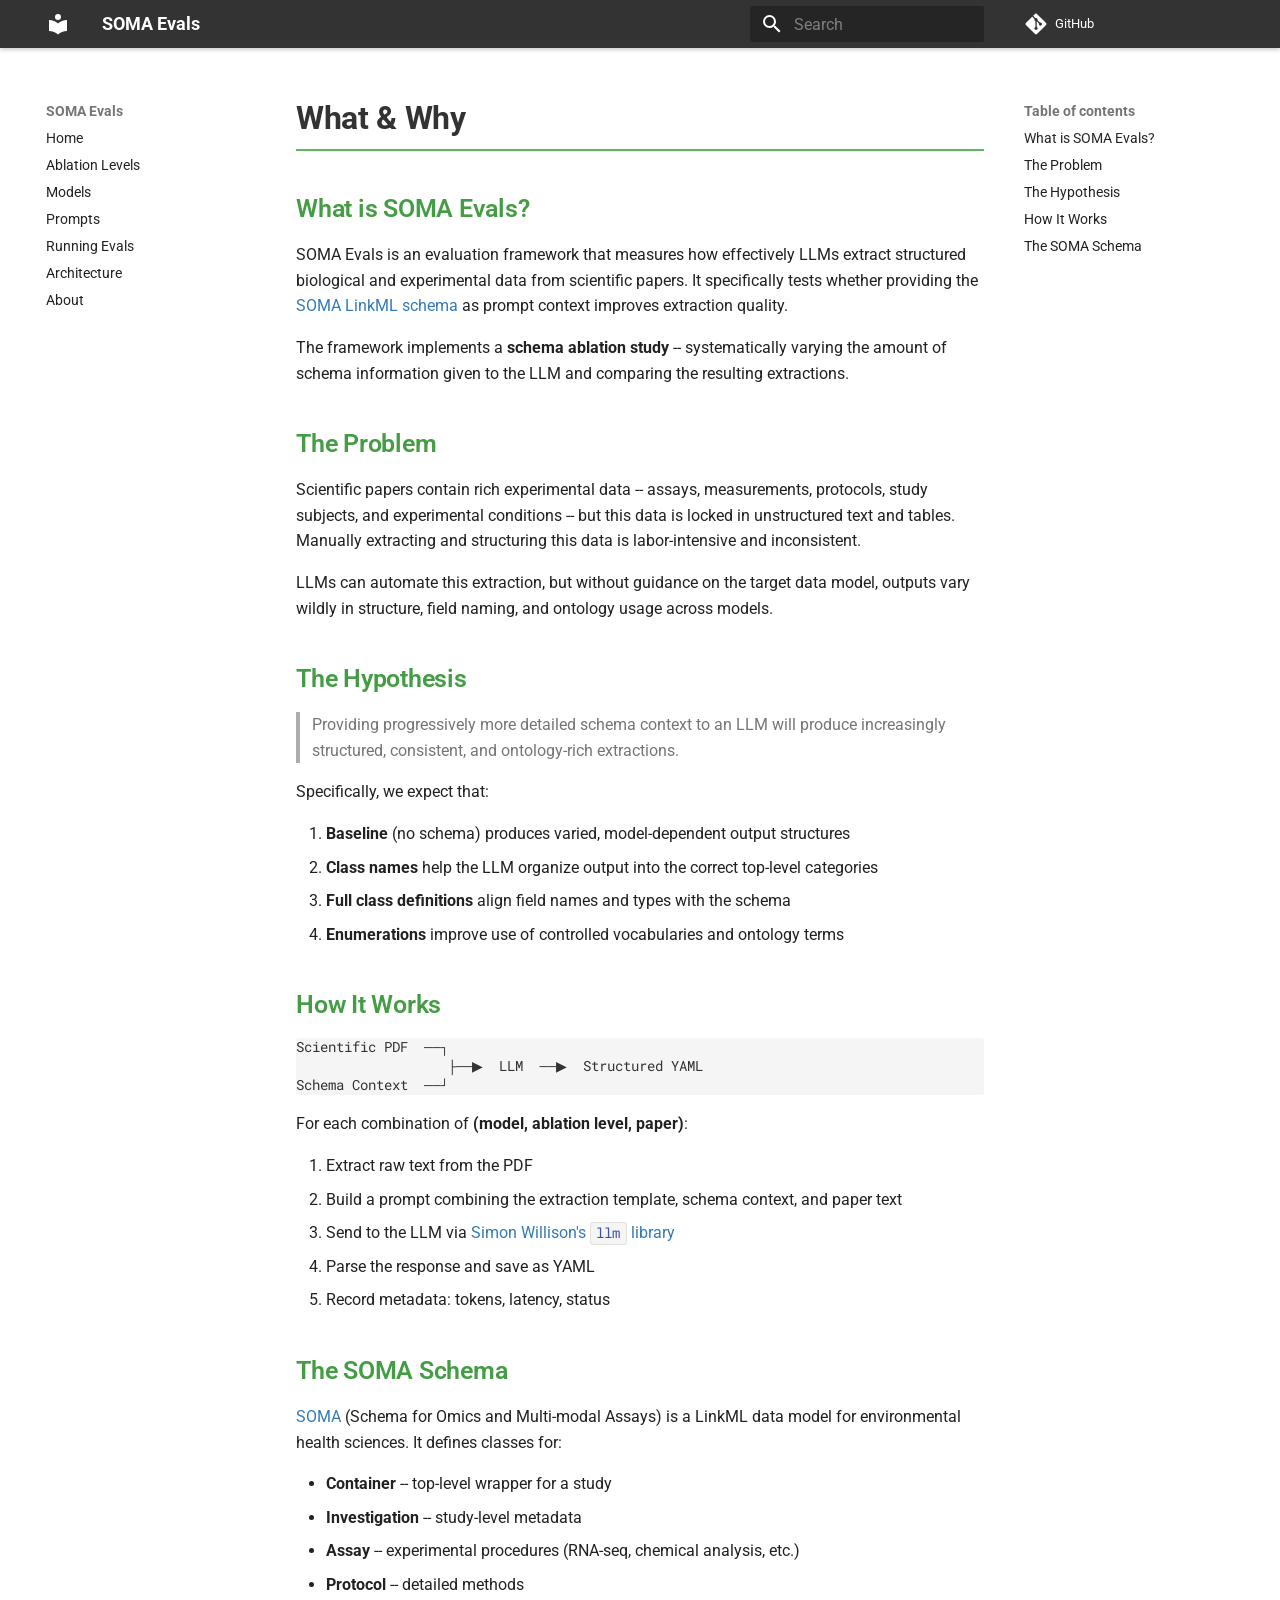
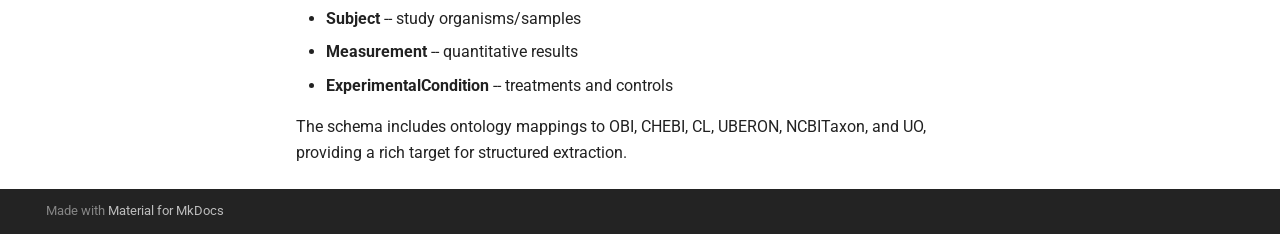
<file: overview/what-and-why/index.html>
<!doctype html>
<html lang="en" class="no-js">
  <head>
    
      <meta charset="utf-8">
      <meta name="viewport" content="width=device-width,initial-scale=1">
      
        <meta name="description" content="Evaluation framework for schema-guided text extraction using the SOMA LinkML model.">
      
      
      
      
      
      
        
      
      
      <link rel="icon" href="../../assets/images/favicon.png">
      <meta name="generator" content="mkdocs-1.6.1, mkdocs-material-9.7.6">
    
    
      
        <title>What & Why - SOMA Evals</title>
      
    
    
      <link rel="stylesheet" href="../../assets/stylesheets/main.484c7ddc.min.css">
      
      


    
    
      
    
    
      
        
        
        <link rel="preconnect" href="https://fonts.gstatic.com" crossorigin>
        <link rel="stylesheet" href="https://fonts.googleapis.com/css?family=Roboto:300,300i,400,400i,700,700i%7CRoboto+Mono:400,400i,700,700i&display=fallback">
        <style>:root{--md-text-font:"Roboto";--md-code-font:"Roboto Mono"}</style>
      
    
    
      <link rel="stylesheet" href="../../stylesheets/extra.css">
    
    <script>__md_scope=new URL("../..",location),__md_hash=e=>[...e].reduce(((e,_)=>(e<<5)-e+_.charCodeAt(0)),0),__md_get=(e,_=localStorage,t=__md_scope)=>JSON.parse(_.getItem(t.pathname+"."+e)),__md_set=(e,_,t=localStorage,a=__md_scope)=>{try{t.setItem(a.pathname+"."+e,JSON.stringify(_))}catch(e){}}</script>
    
      

    
    
  </head>
  
  
    <body dir="ltr">
  
    
    <input class="md-toggle" data-md-toggle="drawer" type="checkbox" id="__drawer" autocomplete="off">
    <input class="md-toggle" data-md-toggle="search" type="checkbox" id="__search" autocomplete="off">
    <label class="md-overlay" for="__drawer"></label>
    <div data-md-component="skip">
      
        
        <a href="#what-why" class="md-skip">
          Skip to content
        </a>
      
    </div>
    <div data-md-component="announce">
      
    </div>
    
    
      

  

<header class="md-header md-header--shadow" data-md-component="header">
  <nav class="md-header__inner md-grid" aria-label="Header">
    <a href="../.." title="SOMA Evals" class="md-header__button md-logo" aria-label="SOMA Evals" data-md-component="logo">
      
  
  <svg xmlns="http://www.w3.org/2000/svg" viewBox="0 0 24 24"><path d="M12 8a3 3 0 0 0 3-3 3 3 0 0 0-3-3 3 3 0 0 0-3 3 3 3 0 0 0 3 3m0 3.54C9.64 9.35 6.5 8 3 8v11c3.5 0 6.64 1.35 9 3.54 2.36-2.19 5.5-3.54 9-3.54V8c-3.5 0-6.64 1.35-9 3.54"/></svg>

    </a>
    <label class="md-header__button md-icon" for="__drawer">
      
      <svg xmlns="http://www.w3.org/2000/svg" viewBox="0 0 24 24"><path d="M3 6h18v2H3zm0 5h18v2H3zm0 5h18v2H3z"/></svg>
    </label>
    <div class="md-header__title" data-md-component="header-title">
      <div class="md-header__ellipsis">
        <div class="md-header__topic">
          <span class="md-ellipsis">
            SOMA Evals
          </span>
        </div>
        <div class="md-header__topic" data-md-component="header-topic">
          <span class="md-ellipsis">
            
              What &amp; Why
            
          </span>
        </div>
      </div>
    </div>
    
    
      <script>var palette=__md_get("__palette");if(palette&&palette.color){if("(prefers-color-scheme)"===palette.color.media){var media=matchMedia("(prefers-color-scheme: light)"),input=document.querySelector(media.matches?"[data-md-color-media='(prefers-color-scheme: light)']":"[data-md-color-media='(prefers-color-scheme: dark)']");palette.color.media=input.getAttribute("data-md-color-media"),palette.color.scheme=input.getAttribute("data-md-color-scheme"),palette.color.primary=input.getAttribute("data-md-color-primary"),palette.color.accent=input.getAttribute("data-md-color-accent")}for(var[key,value]of Object.entries(palette.color))document.body.setAttribute("data-md-color-"+key,value)}</script>
    
    
    
      
      
        <label class="md-header__button md-icon" for="__search">
          
          <svg xmlns="http://www.w3.org/2000/svg" viewBox="0 0 24 24"><path d="M9.5 3A6.5 6.5 0 0 1 16 9.5c0 1.61-.59 3.09-1.56 4.23l.27.27h.79l5 5-1.5 1.5-5-5v-.79l-.27-.27A6.52 6.52 0 0 1 9.5 16 6.5 6.5 0 0 1 3 9.5 6.5 6.5 0 0 1 9.5 3m0 2C7 5 5 7 5 9.5S7 14 9.5 14 14 12 14 9.5 12 5 9.5 5"/></svg>
        </label>
        <div class="md-search" data-md-component="search" role="dialog">
  <label class="md-search__overlay" for="__search"></label>
  <div class="md-search__inner" role="search">
    <form class="md-search__form" name="search">
      <input type="text" class="md-search__input" name="query" aria-label="Search" placeholder="Search" autocapitalize="off" autocorrect="off" autocomplete="off" spellcheck="false" data-md-component="search-query" required>
      <label class="md-search__icon md-icon" for="__search">
        
        <svg xmlns="http://www.w3.org/2000/svg" viewBox="0 0 24 24"><path d="M9.5 3A6.5 6.5 0 0 1 16 9.5c0 1.61-.59 3.09-1.56 4.23l.27.27h.79l5 5-1.5 1.5-5-5v-.79l-.27-.27A6.52 6.52 0 0 1 9.5 16 6.5 6.5 0 0 1 3 9.5 6.5 6.5 0 0 1 9.5 3m0 2C7 5 5 7 5 9.5S7 14 9.5 14 14 12 14 9.5 12 5 9.5 5"/></svg>
        
        <svg xmlns="http://www.w3.org/2000/svg" viewBox="0 0 24 24"><path d="M20 11v2H8l5.5 5.5-1.42 1.42L4.16 12l7.92-7.92L13.5 5.5 8 11z"/></svg>
      </label>
      <nav class="md-search__options" aria-label="Search">
        
        <button type="reset" class="md-search__icon md-icon" title="Clear" aria-label="Clear" tabindex="-1">
          
          <svg xmlns="http://www.w3.org/2000/svg" viewBox="0 0 24 24"><path d="M19 6.41 17.59 5 12 10.59 6.41 5 5 6.41 10.59 12 5 17.59 6.41 19 12 13.41 17.59 19 19 17.59 13.41 12z"/></svg>
        </button>
      </nav>
      
    </form>
    <div class="md-search__output">
      <div class="md-search__scrollwrap" tabindex="0" data-md-scrollfix>
        <div class="md-search-result" data-md-component="search-result">
          <div class="md-search-result__meta">
            Initializing search
          </div>
          <ol class="md-search-result__list" role="presentation"></ol>
        </div>
      </div>
    </div>
  </div>
</div>
      
    
    
      <div class="md-header__source">
        <a href="https://github.com/EHS-Data-Standards/soma-evals" title="Go to repository" class="md-source" data-md-component="source">
  <div class="md-source__icon md-icon">
    
    <svg xmlns="http://www.w3.org/2000/svg" viewBox="0 0 448 512"><!--! Font Awesome Free 7.1.0 by @fontawesome - https://fontawesome.com License - https://fontawesome.com/license/free (Icons: CC BY 4.0, Fonts: SIL OFL 1.1, Code: MIT License) Copyright 2025 Fonticons, Inc.--><path d="M439.6 236.1 244 40.5c-5.4-5.5-12.8-8.5-20.4-8.5s-15 3-20.4 8.4L162.5 81l51.5 51.5c27.1-9.1 52.7 16.8 43.4 43.7l49.7 49.7c34.2-11.8 61.2 31 35.5 56.7-26.5 26.5-70.2-2.9-56-37.3L240.3 199v121.9c25.3 12.5 22.3 41.8 9.1 55-6.4 6.4-15.2 10.1-24.3 10.1s-17.8-3.6-24.3-10.1c-17.6-17.6-11.1-46.9 11.2-56v-123c-20.8-8.5-24.6-30.7-18.6-45L142.6 101 8.5 235.1C3 240.6 0 247.9 0 255.5s3 15 8.5 20.4l195.6 195.7c5.4 5.4 12.7 8.4 20.4 8.4s15-3 20.4-8.4l194.7-194.7c5.4-5.4 8.4-12.8 8.4-20.4s-3-15-8.4-20.4"/></svg>
  </div>
  <div class="md-source__repository">
    GitHub
  </div>
</a>
      </div>
    
  </nav>
  
</header>
    
    <div class="md-container" data-md-component="container">
      
      
        
          
        
      
      <main class="md-main" data-md-component="main">
        <div class="md-main__inner md-grid">
          
            
              
              <div class="md-sidebar md-sidebar--primary" data-md-component="sidebar" data-md-type="navigation" >
                <div class="md-sidebar__scrollwrap">
                  <div class="md-sidebar__inner">
                    



<nav class="md-nav md-nav--primary" aria-label="Navigation" data-md-level="0">
  <label class="md-nav__title" for="__drawer">
    <a href="../.." title="SOMA Evals" class="md-nav__button md-logo" aria-label="SOMA Evals" data-md-component="logo">
      
  
  <svg xmlns="http://www.w3.org/2000/svg" viewBox="0 0 24 24"><path d="M12 8a3 3 0 0 0 3-3 3 3 0 0 0-3-3 3 3 0 0 0-3 3 3 3 0 0 0 3 3m0 3.54C9.64 9.35 6.5 8 3 8v11c3.5 0 6.64 1.35 9 3.54 2.36-2.19 5.5-3.54 9-3.54V8c-3.5 0-6.64 1.35-9 3.54"/></svg>

    </a>
    SOMA Evals
  </label>
  
    <div class="md-nav__source">
      <a href="https://github.com/EHS-Data-Standards/soma-evals" title="Go to repository" class="md-source" data-md-component="source">
  <div class="md-source__icon md-icon">
    
    <svg xmlns="http://www.w3.org/2000/svg" viewBox="0 0 448 512"><!--! Font Awesome Free 7.1.0 by @fontawesome - https://fontawesome.com License - https://fontawesome.com/license/free (Icons: CC BY 4.0, Fonts: SIL OFL 1.1, Code: MIT License) Copyright 2025 Fonticons, Inc.--><path d="M439.6 236.1 244 40.5c-5.4-5.5-12.8-8.5-20.4-8.5s-15 3-20.4 8.4L162.5 81l51.5 51.5c27.1-9.1 52.7 16.8 43.4 43.7l49.7 49.7c34.2-11.8 61.2 31 35.5 56.7-26.5 26.5-70.2-2.9-56-37.3L240.3 199v121.9c25.3 12.5 22.3 41.8 9.1 55-6.4 6.4-15.2 10.1-24.3 10.1s-17.8-3.6-24.3-10.1c-17.6-17.6-11.1-46.9 11.2-56v-123c-20.8-8.5-24.6-30.7-18.6-45L142.6 101 8.5 235.1C3 240.6 0 247.9 0 255.5s3 15 8.5 20.4l195.6 195.7c5.4 5.4 12.7 8.4 20.4 8.4s15-3 20.4-8.4l194.7-194.7c5.4-5.4 8.4-12.8 8.4-20.4s-3-15-8.4-20.4"/></svg>
  </div>
  <div class="md-source__repository">
    GitHub
  </div>
</a>
    </div>
  
  <ul class="md-nav__list" data-md-scrollfix>
    
      
      
  
  
  
  
    <li class="md-nav__item">
      <a href="../.." class="md-nav__link">
        
  
  
  <span class="md-ellipsis">
    
  
    Home
  

    
  </span>
  
  

      </a>
    </li>
  

    
      
      
  
  
  
  
    <li class="md-nav__item">
      <a href="../../ablation-levels/" class="md-nav__link">
        
  
  
  <span class="md-ellipsis">
    
  
    Ablation Levels
  

    
  </span>
  
  

      </a>
    </li>
  

    
      
      
  
  
  
  
    <li class="md-nav__item">
      <a href="../../models/" class="md-nav__link">
        
  
  
  <span class="md-ellipsis">
    
  
    Models
  

    
  </span>
  
  

      </a>
    </li>
  

    
      
      
  
  
  
  
    <li class="md-nav__item">
      <a href="../../prompts/" class="md-nav__link">
        
  
  
  <span class="md-ellipsis">
    
  
    Prompts
  

    
  </span>
  
  

      </a>
    </li>
  

    
      
      
  
  
  
  
    <li class="md-nav__item">
      <a href="../../running-evals/" class="md-nav__link">
        
  
  
  <span class="md-ellipsis">
    
  
    Running Evals
  

    
  </span>
  
  

      </a>
    </li>
  

    
      
      
  
  
  
  
    <li class="md-nav__item">
      <a href="../architecture/" class="md-nav__link">
        
  
  
  <span class="md-ellipsis">
    
  
    Architecture
  

    
  </span>
  
  

      </a>
    </li>
  

    
      
      
  
  
  
  
    <li class="md-nav__item">
      <a href="../../about/" class="md-nav__link">
        
  
  
  <span class="md-ellipsis">
    
  
    About
  

    
  </span>
  
  

      </a>
    </li>
  

    
  </ul>
</nav>
                  </div>
                </div>
              </div>
            
            
              
              <div class="md-sidebar md-sidebar--secondary" data-md-component="sidebar" data-md-type="toc" >
                <div class="md-sidebar__scrollwrap">
                  <div class="md-sidebar__inner">
                    

<nav class="md-nav md-nav--secondary" aria-label="Table of contents">
  
  
  
    
  
  
    <label class="md-nav__title" for="__toc">
      <span class="md-nav__icon md-icon"></span>
      Table of contents
    </label>
    <ul class="md-nav__list" data-md-component="toc" data-md-scrollfix>
      
        <li class="md-nav__item">
  <a href="#what-is-soma-evals" class="md-nav__link">
    <span class="md-ellipsis">
      
        What is SOMA Evals?
      
    </span>
  </a>
  
</li>
      
        <li class="md-nav__item">
  <a href="#the-problem" class="md-nav__link">
    <span class="md-ellipsis">
      
        The Problem
      
    </span>
  </a>
  
</li>
      
        <li class="md-nav__item">
  <a href="#the-hypothesis" class="md-nav__link">
    <span class="md-ellipsis">
      
        The Hypothesis
      
    </span>
  </a>
  
</li>
      
        <li class="md-nav__item">
  <a href="#how-it-works" class="md-nav__link">
    <span class="md-ellipsis">
      
        How It Works
      
    </span>
  </a>
  
</li>
      
        <li class="md-nav__item">
  <a href="#the-soma-schema" class="md-nav__link">
    <span class="md-ellipsis">
      
        The SOMA Schema
      
    </span>
  </a>
  
</li>
      
    </ul>
  
</nav>
                  </div>
                </div>
              </div>
            
          
          
            <div class="md-content" data-md-component="content">
              
              <article class="md-content__inner md-typeset">
                
                  


  
  


<h1 id="what-why">What &amp; Why<a class="headerlink" href="#what-why" title="Permanent link">&para;</a></h1>
<h2 id="what-is-soma-evals">What is SOMA Evals?<a class="headerlink" href="#what-is-soma-evals" title="Permanent link">&para;</a></h2>
<p>SOMA Evals is an evaluation framework that measures how effectively LLMs extract structured
biological and experimental data from scientific papers. It specifically tests whether
providing the <a href="https://github.com/EHS-Data-Standards/soma">SOMA LinkML schema</a> as prompt
context improves extraction quality.</p>
<p>The framework implements a <strong>schema ablation study</strong> -- systematically varying the amount of
schema information given to the LLM and comparing the resulting extractions.</p>
<h2 id="the-problem">The Problem<a class="headerlink" href="#the-problem" title="Permanent link">&para;</a></h2>
<p>Scientific papers contain rich experimental data -- assays, measurements, protocols, study
subjects, and experimental conditions -- but this data is locked in unstructured text and
tables. Manually extracting and structuring this data is labor-intensive and inconsistent.</p>
<p>LLMs can automate this extraction, but without guidance on the target data model, outputs
vary wildly in structure, field naming, and ontology usage across models.</p>
<h2 id="the-hypothesis">The Hypothesis<a class="headerlink" href="#the-hypothesis" title="Permanent link">&para;</a></h2>
<blockquote>
<p>Providing progressively more detailed schema context to an LLM will produce
increasingly structured, consistent, and ontology-rich extractions.</p>
</blockquote>
<p>Specifically, we expect that:</p>
<ol>
<li><strong>Baseline</strong> (no schema) produces varied, model-dependent output structures</li>
<li><strong>Class names</strong> help the LLM organize output into the correct top-level categories</li>
<li><strong>Full class definitions</strong> align field names and types with the schema</li>
<li><strong>Enumerations</strong> improve use of controlled vocabularies and ontology terms</li>
</ol>
<h2 id="how-it-works">How It Works<a class="headerlink" href="#how-it-works" title="Permanent link">&para;</a></h2>
<div class="highlight"><pre><span></span><code>Scientific PDF  ──┐
                   ├──▶  LLM  ──▶  Structured YAML
Schema Context  ──┘
</code></pre></div>
<p>For each combination of <strong>(model, ablation level, paper)</strong>:</p>
<ol>
<li>Extract raw text from the PDF</li>
<li>Build a prompt combining the extraction template, schema context, and paper text</li>
<li>Send to the LLM via <a href="https://llm.datasette.io/">Simon Willison's <code>llm</code> library</a></li>
<li>Parse the response and save as YAML</li>
<li>Record metadata: tokens, latency, status</li>
</ol>
<h2 id="the-soma-schema">The SOMA Schema<a class="headerlink" href="#the-soma-schema" title="Permanent link">&para;</a></h2>
<p><a href="https://github.com/EHS-Data-Standards/soma">SOMA</a> (Schema for Omics and Multi-modal Assays)
is a LinkML data model for environmental health sciences. It defines classes for:</p>
<ul>
<li><strong>Container</strong> -- top-level wrapper for a study</li>
<li><strong>Investigation</strong> -- study-level metadata</li>
<li><strong>Assay</strong> -- experimental procedures (RNA-seq, chemical analysis, etc.)</li>
<li><strong>Protocol</strong> -- detailed methods</li>
<li><strong>Subject</strong> -- study organisms/samples</li>
<li><strong>Measurement</strong> -- quantitative results</li>
<li><strong>ExperimentalCondition</strong> -- treatments and controls</li>
</ul>
<p>The schema includes ontology mappings to OBI, CHEBI, CL, UBERON, NCBITaxon, and UO,
providing a rich target for structured extraction.</p>












                
              </article>
            </div>
          
          
<script>var target=document.getElementById(location.hash.slice(1));target&&target.name&&(target.checked=target.name.startsWith("__tabbed_"))</script>
        </div>
        
      </main>
      
        <footer class="md-footer">
  
  <div class="md-footer-meta md-typeset">
    <div class="md-footer-meta__inner md-grid">
      <div class="md-copyright">
  
  
    Made with
    <a href="https://squidfunk.github.io/mkdocs-material/" target="_blank" rel="noopener">
      Material for MkDocs
    </a>
  
</div>
      
    </div>
  </div>
</footer>
      
    </div>
    <div class="md-dialog" data-md-component="dialog">
      <div class="md-dialog__inner md-typeset"></div>
    </div>
    
    
    
      
      
      <script id="__config" type="application/json">{"annotate": null, "base": "../..", "features": [], "search": "../../assets/javascripts/workers/search.2c215733.min.js", "tags": null, "translations": {"clipboard.copied": "Copied to clipboard", "clipboard.copy": "Copy to clipboard", "search.result.more.one": "1 more on this page", "search.result.more.other": "# more on this page", "search.result.none": "No matching documents", "search.result.one": "1 matching document", "search.result.other": "# matching documents", "search.result.placeholder": "Type to start searching", "search.result.term.missing": "Missing", "select.version": "Select version"}, "version": null}</script>
    
    
      <script src="../../assets/javascripts/bundle.79ae519e.min.js"></script>
      
    
  </body>
</html>
</file>
<file: stylesheets/extra.css>
/* ==========================================================================
   SOMA Evals MkDocs theme overrides
   ========================================================================== */

:root {
  --aop-dark: #333333;
  --aop-green: #5cb85c;
  --aop-green-dark: #449d44;
  --aop-text: #333333;
  --aop-light-bg: #f9f9f9;
  --aop-border: #ddd;
}

/* -- Material theme color overrides ------------------------------------- */
[data-md-color-scheme="default"] {
  --md-primary-fg-color: #333333;
  --md-primary-fg-color--light: #555555;
  --md-primary-fg-color--dark: #222222;
  --md-accent-fg-color: #5cb85c;
  --md-accent-fg-color--transparent: rgba(92, 184, 92, 0.1);
  --md-typeset-a-color: #337ab7;
}

/* -- Header / nav bar --------------------------------------------------- */
.md-header {
  background-color: var(--aop-dark);
  box-shadow: 0 2px 4px rgba(0, 0, 0, 0.2);
}

.md-tabs {
  background-color: var(--aop-dark);
}

/* -- Navigation sidebar ------------------------------------------------- */
.md-nav__link--active,
.md-nav__link:hover {
  color: var(--aop-green) !important;
}

.md-nav__item--active > .md-nav__link {
  color: var(--aop-green) !important;
  font-weight: 600;
}

/* -- Content typography ------------------------------------------------- */
.md-typeset h1 {
  color: var(--aop-text);
  font-weight: 700;
  border-bottom: 2px solid var(--aop-green);
  padding-bottom: 0.3em;
}

.md-typeset h2 {
  color: var(--aop-green-dark);
  font-weight: 600;
}

.md-typeset h3 {
  color: var(--aop-text);
  font-weight: 600;
}

/* -- Links -------------------------------------------------------------- */
.md-typeset a {
  color: #337ab7;
}

.md-typeset a:hover {
  color: var(--aop-green);
  text-decoration: underline;
}

/* -- Tables ------------------------------------------------------------- */
.md-typeset table:not([class]) {
  border: 1px solid var(--aop-border);
  border-collapse: collapse;
  font-size: 0.85rem;
}

.md-typeset table:not([class]) th {
  background-color: var(--aop-dark);
  color: #fff;
  font-weight: 600;
  padding: 0.6rem 0.8rem;
  border: 1px solid var(--aop-dark);
}

.md-typeset table:not([class]) td {
  padding: 0.5rem 0.8rem;
  border: 1px solid var(--aop-border);
}

.md-typeset table:not([class]) tr:nth-child(even) {
  background-color: var(--aop-light-bg);
}

.md-typeset table:not([class]) tr:hover {
  background-color: rgba(92, 184, 92, 0.08);
}

/* -- Code blocks -------------------------------------------------------- */
.md-typeset code {
  background-color: #f5f5f5;
  border: 1px solid #e1e1e1;
  border-radius: 3px;
  color: var(--aop-text);
  padding: 0.1em 0.4em;
}

.md-typeset pre > code {
  border: none;
  padding: 0;
}

/* -- Footer ------------------------------------------------------------- */
.md-footer {
  background-color: var(--aop-dark);
}
</file>
<file: assets/stylesheets/main.484c7ddc.min.css>
@charset "UTF-8";html{-webkit-text-size-adjust:none;-moz-text-size-adjust:none;text-size-adjust:none;box-sizing:border-box}*,:after,:before{box-sizing:inherit}@media (prefers-reduced-motion){*,:after,:before{transition:none!important}}body{margin:0}a,button,input,label{-webkit-tap-highlight-color:transparent}a{color:inherit;text-decoration:none}hr{border:0;box-sizing:initial;display:block;height:.05rem;overflow:visible;padding:0}small{font-size:80%}sub,sup{line-height:1em}img{border-style:none}table{border-collapse:initial;border-spacing:0}td,th{font-weight:400;vertical-align:top}button{background:#0000;border:0;font-family:inherit;font-size:inherit;margin:0;padding:0}input{border:0;outline:none}:root{--md-primary-fg-color:#4051b5;--md-primary-fg-color--light:#5d6cc0;--md-primary-fg-color--dark:#303fa1;--md-primary-bg-color:#fff;--md-primary-bg-color--light:#ffffffb3;--md-accent-fg-color:#526cfe;--md-accent-fg-color--transparent:#526cfe1a;--md-accent-bg-color:#fff;--md-accent-bg-color--light:#ffffffb3}[data-md-color-scheme=default]{color-scheme:light}[data-md-color-scheme=default] img[src$="#gh-dark-mode-only"],[data-md-color-scheme=default] img[src$="#only-dark"]{display:none}:root,[data-md-color-scheme=default]{--md-hue:225deg;--md-default-fg-color:#000000de;--md-default-fg-color--light:#0000008a;--md-default-fg-color--lighter:#00000052;--md-default-fg-color--lightest:#00000012;--md-default-bg-color:#fff;--md-default-bg-color--light:#ffffffb3;--md-default-bg-color--lighter:#ffffff4d;--md-default-bg-color--lightest:#ffffff1f;--md-code-fg-color:#36464e;--md-code-bg-color:#f5f5f5;--md-code-bg-color--light:#f5f5f5b3;--md-code-bg-color--lighter:#f5f5f54d;--md-code-hl-color:#4287ff;--md-code-hl-color--light:#4287ff1a;--md-code-hl-number-color:#d52a2a;--md-code-hl-special-color:#db1457;--md-code-hl-function-color:#a846b9;--md-code-hl-constant-color:#6e59d9;--md-code-hl-keyword-color:#3f6ec6;--md-code-hl-string-color:#1c7d4d;--md-code-hl-name-color:var(--md-code-fg-color);--md-code-hl-operator-color:var(--md-default-fg-color--light);--md-code-hl-punctuation-color:var(--md-default-fg-color--light);--md-code-hl-comment-color:var(--md-default-fg-color--light);--md-code-hl-generic-color:var(--md-default-fg-color--light);--md-code-hl-variable-color:var(--md-default-fg-color--light);--md-typeset-color:var(--md-default-fg-color);--md-typeset-a-color:var(--md-primary-fg-color);--md-typeset-del-color:#f5503d26;--md-typeset-ins-color:#0bd57026;--md-typeset-kbd-color:#fafafa;--md-typeset-kbd-accent-color:#fff;--md-typeset-kbd-border-color:#b8b8b8;--md-typeset-mark-color:#ffff0080;--md-typeset-table-color:#0000001f;--md-typeset-table-color--light:rgba(0,0,0,.035);--md-admonition-fg-color:var(--md-default-fg-color);--md-admonition-bg-color:var(--md-default-bg-color);--md-warning-fg-color:#000000de;--md-warning-bg-color:#ff9;--md-footer-fg-color:#fff;--md-footer-fg-color--light:#ffffffb3;--md-footer-fg-color--lighter:#ffffff73;--md-footer-bg-color:#000000de;--md-footer-bg-color--dark:#00000052;--md-shadow-z1:0 0.2rem 0.5rem #0000000d,0 0 0.05rem #0000001a;--md-shadow-z2:0 0.2rem 0.5rem #0000001a,0 0 0.05rem #00000040;--md-shadow-z3:0 0.2rem 0.5rem #0003,0 0 0.05rem #00000059}.md-icon svg{fill:currentcolor;display:block;height:1.2rem;width:1.2rem}body{-webkit-font-smoothing:antialiased;-moz-osx-font-smoothing:grayscale;--md-text-font-family:var(--md-text-font,_),-apple-system,BlinkMacSystemFont,Helvetica,Arial,sans-serif;--md-code-font-family:var(--md-code-font,_),SFMono-Regular,Consolas,Menlo,monospace}aside,body,input{font-feature-settings:"kern","liga";color:var(--md-typeset-color);font-family:var(--md-text-font-family)}code,kbd,pre{font-feature-settings:"kern";font-family:var(--md-code-font-family)}:root{--md-typeset-table-sort-icon:url('data:image/svg+xml;charset=utf-8,<svg xmlns="http://www.w3.org/2000/svg" viewBox="0 0 24 24"><path d="m18 21-4-4h3V7h-3l4-4 4 4h-3v10h3M2 19v-2h10v2M2 13v-2h7v2M2 7V5h4v2z"/></svg>');--md-typeset-table-sort-icon--asc:url('data:image/svg+xml;charset=utf-8,<svg xmlns="http://www.w3.org/2000/svg" viewBox="0 0 24 24"><path d="M19 17h3l-4 4-4-4h3V3h2M2 17h10v2H2M6 5v2H2V5m0 6h7v2H2z"/></svg>');--md-typeset-table-sort-icon--desc:url('data:image/svg+xml;charset=utf-8,<svg xmlns="http://www.w3.org/2000/svg" viewBox="0 0 24 24"><path d="M19 7h3l-4-4-4 4h3v14h2M2 17h10v2H2M6 5v2H2V5m0 6h7v2H2z"/></svg>')}.md-typeset{-webkit-print-color-adjust:exact;color-adjust:exact;font-size:.8rem;line-height:1.6;overflow-wrap:break-word}@media print{.md-typeset{font-size:.68rem}}.md-typeset blockquote,.md-typeset dl,.md-typeset figure,.md-typeset ol,.md-typeset pre,.md-typeset ul{margin-bottom:1em;margin-top:1em}.md-typeset h1{color:var(--md-default-fg-color--light);font-size:2em;line-height:1.3;margin:0 0 1.25em}.md-typeset h1,.md-typeset h2{font-weight:300;letter-spacing:-.01em}.md-typeset h2{font-size:1.5625em;line-height:1.4;margin:1.6em 0 .64em}.md-typeset h3{font-size:1.25em;font-weight:400;letter-spacing:-.01em;line-height:1.5;margin:1.6em 0 .8em}.md-typeset h2+h3{margin-top:.8em}.md-typeset h4{font-weight:700;letter-spacing:-.01em;margin:1em 0}.md-typeset h5,.md-typeset h6{color:var(--md-default-fg-color--light);font-size:.8em;font-weight:700;letter-spacing:-.01em;margin:1.25em 0}.md-typeset h5{text-transform:uppercase}.md-typeset h5 code{text-transform:none}.md-typeset hr{border-bottom:.05rem solid var(--md-default-fg-color--lightest);display:flow-root;margin:1.5em 0}.md-typeset a{color:var(--md-typeset-a-color);word-break:break-word}.md-typeset a,.md-typeset a:before{transition:color 125ms}.md-typeset a:focus,.md-typeset a:hover{color:var(--md-accent-fg-color)}.md-typeset a:focus code,.md-typeset a:hover code{background-color:var(--md-accent-fg-color--transparent);color:var(--md-accent-fg-color)}.md-typeset a code{color:var(--md-typeset-a-color)}.md-typeset a.focus-visible{outline-color:var(--md-accent-fg-color);outline-offset:.2rem}.md-typeset code,.md-typeset kbd,.md-typeset pre{color:var(--md-code-fg-color);direction:ltr;font-variant-ligatures:none;transition:background-color 125ms}@media print{.md-typeset code,.md-typeset kbd,.md-typeset pre{white-space:pre-wrap}}.md-typeset code{background-color:var(--md-code-bg-color);border-radius:.1rem;-webkit-box-decoration-break:clone;box-decoration-break:clone;font-size:.85em;padding:0 .2941176471em;transition:color 125ms,background-color 125ms;word-break:break-word}.md-typeset code:not(.focus-visible){-webkit-tap-highlight-color:transparent;outline:none}.md-typeset pre{display:flow-root;line-height:1.4;position:relative}.md-typeset pre>code{-webkit-box-decoration-break:slice;box-decoration-break:slice;box-shadow:none;display:block;margin:0;outline-color:var(--md-accent-fg-color);overflow:auto;padding:.7720588235em 1.1764705882em;scrollbar-color:var(--md-default-fg-color--lighter) #0000;scrollbar-width:thin;touch-action:auto;word-break:normal}.md-typeset pre>code:hover{scrollbar-color:var(--md-accent-fg-color) #0000}.md-typeset pre>code::-webkit-scrollbar{height:.2rem;width:.2rem}.md-typeset pre>code::-webkit-scrollbar-thumb{background-color:var(--md-default-fg-color--lighter)}.md-typeset pre>code::-webkit-scrollbar-thumb:hover{background-color:var(--md-accent-fg-color)}.md-typeset kbd{background-color:var(--md-typeset-kbd-color);border-radius:.1rem;box-shadow:0 .1rem 0 .05rem var(--md-typeset-kbd-border-color),0 .1rem 0 var(--md-typeset-kbd-border-color),0 -.1rem .2rem var(--md-typeset-kbd-accent-color) inset;color:var(--md-default-fg-color);display:inline-block;font-size:.75em;padding:0 .6666666667em;vertical-align:text-top;word-break:break-word}.md-typeset mark{background-color:var(--md-typeset-mark-color);-webkit-box-decoration-break:clone;box-decoration-break:clone;color:inherit;word-break:break-word}.md-typeset abbr{cursor:help;text-decoration:none}.md-typeset [data-preview],.md-typeset abbr{border-bottom:.05rem dotted var(--md-default-fg-color--light)}.md-typeset small{opacity:.75}[dir=ltr] .md-typeset sub,[dir=ltr] .md-typeset sup{margin-left:.078125em}[dir=rtl] .md-typeset sub,[dir=rtl] .md-typeset sup{margin-right:.078125em}[dir=ltr] .md-typeset blockquote{padding-left:.6rem}[dir=rtl] .md-typeset blockquote{padding-right:.6rem}[dir=ltr] .md-typeset blockquote{border-left:.2rem solid var(--md-default-fg-color--lighter)}[dir=rtl] .md-typeset blockquote{border-right:.2rem solid var(--md-default-fg-color--lighter)}.md-typeset blockquote{color:var(--md-default-fg-color--light);margin-left:0;margin-right:0}.md-typeset ul{list-style-type:disc}.md-typeset ul[type]{list-style-type:revert-layer}[dir=ltr] .md-typeset ol,[dir=ltr] .md-typeset ul{margin-left:.625em}[dir=rtl] .md-typeset ol,[dir=rtl] .md-typeset ul{margin-right:.625em}.md-typeset ol,.md-typeset ul{padding:0}.md-typeset ol:not([hidden]),.md-typeset ul:not([hidden]){display:flow-root}.md-typeset ol ol,.md-typeset ul ol{list-style-type:lower-alpha}.md-typeset ol ol ol,.md-typeset ul ol ol{list-style-type:lower-roman}.md-typeset ol ol ol ol,.md-typeset ul ol ol ol{list-style-type:upper-alpha}.md-typeset ol ol ol ol ol,.md-typeset ul ol ol ol ol{list-style-type:upper-roman}.md-typeset ol[type],.md-typeset ul[type]{list-style-type:revert-layer}[dir=ltr] .md-typeset ol li,[dir=ltr] .md-typeset ul li{margin-left:1.25em}[dir=rtl] .md-typeset ol li,[dir=rtl] .md-typeset ul li{margin-right:1.25em}.md-typeset ol li,.md-typeset ul li{margin-bottom:.5em}.md-typeset ol li blockquote,.md-typeset ol li p,.md-typeset ul li blockquote,.md-typeset ul li p{margin:.5em 0}.md-typeset ol li:last-child,.md-typeset ul li:last-child{margin-bottom:0}[dir=ltr] .md-typeset ol li ol,[dir=ltr] .md-typeset ol li ul,[dir=ltr] .md-typeset ul li ol,[dir=ltr] .md-typeset ul li ul{margin-left:.625em}[dir=rtl] .md-typeset ol li ol,[dir=rtl] .md-typeset ol li ul,[dir=rtl] .md-typeset ul li ol,[dir=rtl] .md-typeset ul li ul{margin-right:.625em}.md-typeset ol li ol,.md-typeset ol li ul,.md-typeset ul li ol,.md-typeset ul li ul{margin-bottom:.5em;margin-top:.5em}[dir=ltr] .md-typeset dd{margin-left:1.875em}[dir=rtl] .md-typeset dd{margin-right:1.875em}.md-typeset dd{margin-bottom:1.5em;margin-top:1em}.md-typeset img,.md-typeset svg,.md-typeset video{height:auto;max-width:100%}.md-typeset img[align=left]{margin:1em 1em 1em 0}.md-typeset img[align=right]{margin:1em 0 1em 1em}.md-typeset img[align]:only-child{margin-top:0}.md-typeset figure{display:flow-root;margin:1em auto;max-width:100%;text-align:center;width:fit-content}.md-typeset figure img{display:block;margin:0 auto}.md-typeset figcaption{font-style:italic;margin:1em auto;max-width:24rem}.md-typeset iframe{max-width:100%}.md-typeset table:not([class]){background-color:var(--md-default-bg-color);border:.05rem solid var(--md-typeset-table-color);border-radius:.1rem;display:inline-block;font-size:.64rem;max-width:100%;overflow:auto;touch-action:auto}@media print{.md-typeset table:not([class]){display:table}}.md-typeset table:not([class])+*{margin-top:1.5em}.md-typeset table:not([class]) td>:first-child,.md-typeset table:not([class]) th>:first-child{margin-top:0}.md-typeset table:not([class]) td>:last-child,.md-typeset table:not([class]) th>:last-child{margin-bottom:0}.md-typeset table:not([class]) td:not([align]),.md-typeset table:not([class]) th:not([align]){text-align:left}[dir=rtl] .md-typeset table:not([class]) td:not([align]),[dir=rtl] .md-typeset table:not([class]) th:not([align]){text-align:right}.md-typeset table:not([class]) th{font-weight:700;min-width:5rem;padding:.9375em 1.25em;vertical-align:top}.md-typeset table:not([class]) td{border-top:.05rem solid var(--md-typeset-table-color);padding:.9375em 1.25em;vertical-align:top}.md-typeset table:not([class]) tbody tr{transition:background-color 125ms}.md-typeset table:not([class]) tbody tr:hover{background-color:var(--md-typeset-table-color--light);box-shadow:0 .05rem 0 var(--md-default-bg-color) inset}.md-typeset table:not([class]) a{word-break:normal}.md-typeset table th[role=columnheader]{cursor:pointer}[dir=ltr] .md-typeset table th[role=columnheader]:after{margin-left:.5em}[dir=rtl] .md-typeset table th[role=columnheader]:after{margin-right:.5em}.md-typeset table th[role=columnheader]:after{content:"";display:inline-block;height:1.2em;-webkit-mask-image:var(--md-typeset-table-sort-icon);mask-image:var(--md-typeset-table-sort-icon);-webkit-mask-repeat:no-repeat;mask-repeat:no-repeat;-webkit-mask-size:contain;mask-size:contain;transition:background-color 125ms;vertical-align:text-bottom;width:1.2em}.md-typeset table th[role=columnheader]:hover:after{background-color:var(--md-default-fg-color--lighter)}.md-typeset table th[role=columnheader][aria-sort=ascending]:after{background-color:var(--md-default-fg-color--light);-webkit-mask-image:var(--md-typeset-table-sort-icon--asc);mask-image:var(--md-typeset-table-sort-icon--asc)}.md-typeset table th[role=columnheader][aria-sort=descending]:after{background-color:var(--md-default-fg-color--light);-webkit-mask-image:var(--md-typeset-table-sort-icon--desc);mask-image:var(--md-typeset-table-sort-icon--desc)}.md-typeset__scrollwrap{margin:1em -.8rem;overflow-x:auto;touch-action:auto}.md-typeset__table{display:inline-block;margin-bottom:.5em;padding:0 .8rem}@media print{.md-typeset__table{display:block}}html .md-typeset__table table{display:table;margin:0;overflow:hidden;width:100%}@media screen and (max-width:44.984375em){.md-content__inner>pre{margin:1em -.8rem}.md-content__inner>pre code{border-radius:0}}.md-typeset .md-author{border-radius:100%;display:block;flex-shrink:0;height:1.6rem;overflow:hidden;position:relative;transition:color 125ms,transform 125ms;width:1.6rem}.md-typeset .md-author img{display:block}.md-typeset .md-author--more{background:var(--md-default-fg-color--lightest);color:var(--md-default-fg-color--lighter);font-size:.6rem;font-weight:700;line-height:1.6rem;text-align:center}.md-typeset .md-author--long{height:2.4rem;width:2.4rem}.md-typeset a.md-author{transform:scale(1)}.md-typeset a.md-author img{border-radius:100%;filter:grayscale(100%) opacity(75%);transition:filter 125ms}.md-typeset a.md-author:focus,.md-typeset a.md-author:hover{transform:scale(1.1);z-index:1}.md-typeset a.md-author:focus img,.md-typeset a.md-author:hover img{filter:grayscale(0)}.md-banner{background-color:var(--md-footer-bg-color);color:var(--md-footer-fg-color);overflow:auto}@media print{.md-banner{display:none}}.md-banner--warning{background-color:var(--md-warning-bg-color);color:var(--md-warning-fg-color)}.md-banner__inner{font-size:.7rem;margin:.6rem auto;padding:0 .8rem}[dir=ltr] .md-banner__button{float:right}[dir=rtl] .md-banner__button{float:left}.md-banner__button{color:inherit;cursor:pointer;transition:opacity .25s}.no-js .md-banner__button{display:none}.md-banner__button:hover{opacity:.7}html{font-size:125%;height:100%;overflow-x:hidden}@media screen and (min-width:100em){html{font-size:137.5%}}@media screen and (min-width:125em){html{font-size:150%}}body{background-color:var(--md-default-bg-color);display:flex;flex-direction:column;font-size:.5rem;min-height:100%;position:relative;width:100%}@media print{body{display:block}}@media screen and (max-width:59.984375em){body[data-md-scrolllock]{position:fixed}}.md-grid{margin-left:auto;margin-right:auto;max-width:61rem}.md-container{display:flex;flex-direction:column;flex-grow:1}@media print{.md-container{display:block}}.md-main{flex-grow:1}.md-main__inner{display:flex;height:100%;margin-top:1.5rem}.md-ellipsis{overflow:hidden;text-overflow:ellipsis}.md-toggle{display:none}.md-option{height:0;opacity:0;position:absolute;width:0}.md-option:checked+label:not([hidden]){display:block}.md-option.focus-visible+label{outline-color:var(--md-accent-fg-color);outline-style:auto}.md-skip{background-color:var(--md-default-fg-color);border-radius:.1rem;color:var(--md-default-bg-color);font-size:.64rem;margin:.5rem;opacity:0;outline-color:var(--md-accent-fg-color);padding:.3rem .5rem;position:fixed;transform:translateY(.4rem);z-index:-1}.md-skip:focus{opacity:1;transform:translateY(0);transition:transform .25s cubic-bezier(.4,0,.2,1),opacity 175ms 75ms;z-index:10}@page{margin:25mm}:root{--md-clipboard-icon:url('data:image/svg+xml;charset=utf-8,<svg xmlns="http://www.w3.org/2000/svg" viewBox="0 0 24 24"><path d="M19 21H8V7h11m0-2H8a2 2 0 0 0-2 2v14a2 2 0 0 0 2 2h11a2 2 0 0 0 2-2V7a2 2 0 0 0-2-2m-3-4H4a2 2 0 0 0-2 2v14h2V3h12z"/></svg>')}.md-clipboard{border-radius:.1rem;color:var(--md-default-fg-color--lightest);cursor:pointer;height:1.5em;outline-color:var(--md-accent-fg-color);outline-offset:.1rem;transition:color .25s;width:1.5em;z-index:1}@media print{.md-clipboard{display:none}}.md-clipboard:not(.focus-visible){-webkit-tap-highlight-color:transparent;outline:none}:hover>.md-clipboard{color:var(--md-default-fg-color--light)}.md-clipboard:focus,.md-clipboard:hover{color:var(--md-accent-fg-color)}.md-clipboard:after{background-color:currentcolor;content:"";display:block;height:1.125em;margin:0 auto;-webkit-mask-image:var(--md-clipboard-icon);mask-image:var(--md-clipboard-icon);-webkit-mask-position:center;mask-position:center;-webkit-mask-repeat:no-repeat;mask-repeat:no-repeat;-webkit-mask-size:contain;mask-size:contain;width:1.125em}.md-clipboard--inline{cursor:pointer}.md-clipboard--inline code{transition:color .25s,background-color .25s}.md-clipboard--inline:focus code,.md-clipboard--inline:hover code{background-color:var(--md-accent-fg-color--transparent);color:var(--md-accent-fg-color)}:root{--md-code-select-icon:url('data:image/svg+xml;charset=utf-8,<svg xmlns="http://www.w3.org/2000/svg" viewBox="0 0 24 24"><path d="M19 19h-4v2h4c1.1 0 2-.9 2-2v-4h-2m0-12h-4v2h4v4h2V5c0-1.1-.9-2-2-2M5 5h4V3H5c-1.1 0-2 .9-2 2v4h2m0 6H3v4c0 1.1.9 2 2 2h4v-2H5zm2-4h2v2H7zm4 0h2v2h-2zm4 0h2v2h-2zM7 7h2v2H7zm4 0h2v2h-2zm4 0h2v2h-2zm-8 8h2v2H7zm4 0h2v2h-2zm4 0h2v2h-2z"/></svg>');--md-code-copy-icon:url('data:image/svg+xml;charset=utf-8,<svg xmlns="http://www.w3.org/2000/svg" viewBox="0 0 24 24"><path d="M19 21H8V7h11m0-2H8a2 2 0 0 0-2 2v14a2 2 0 0 0 2 2h11a2 2 0 0 0 2-2V7a2 2 0 0 0-2-2m-3-4H4a2 2 0 0 0-2 2v14h2V3h12z"/></svg>')}.md-typeset .md-code__content{display:grid}.md-code__nav{background-color:var(--md-code-bg-color--lighter);border-radius:.1rem;display:flex;gap:.2rem;padding:.2rem;position:absolute;right:.25em;top:.25em;transition:background-color .25s;z-index:1}:hover>.md-code__nav{background-color:var(--md-code-bg-color--light)}.md-code__button{color:var(--md-default-fg-color--lightest);cursor:pointer;display:block;height:1.5em;outline-color:var(--md-accent-fg-color);outline-offset:.1rem;transition:color .25s;width:1.5em}:hover>*>.md-code__button{color:var(--md-default-fg-color--light)}.md-code__button.focus-visible,.md-code__button:hover{color:var(--md-accent-fg-color)}.md-code__button--active{color:var(--md-default-fg-color)!important}.md-code__button:after{background-color:currentcolor;content:"";display:block;height:1.125em;margin:0 auto;-webkit-mask-position:center;mask-position:center;-webkit-mask-repeat:no-repeat;mask-repeat:no-repeat;-webkit-mask-size:contain;mask-size:contain;width:1.125em}.md-code__button[data-md-type=select]:after{-webkit-mask-image:var(--md-code-select-icon);mask-image:var(--md-code-select-icon)}.md-code__button[data-md-type=copy]:after{-webkit-mask-image:var(--md-code-copy-icon);mask-image:var(--md-code-copy-icon)}@keyframes consent{0%{opacity:0;transform:translateY(100%)}to{opacity:1;transform:translateY(0)}}@keyframes overlay{0%{opacity:0}to{opacity:1}}.md-consent__overlay{animation:overlay .25s both;-webkit-backdrop-filter:blur(.1rem);backdrop-filter:blur(.1rem);background-color:#0000008a;height:100%;opacity:1;position:fixed;top:0;width:100%;z-index:5}.md-consent__inner{animation:consent .5s cubic-bezier(.1,.7,.1,1) both;background-color:var(--md-default-bg-color);border:0;border-radius:.1rem;bottom:0;box-shadow:0 0 .2rem #0000001a,0 .2rem .4rem #0003;max-height:100%;overflow:auto;padding:0;position:fixed;width:100%;z-index:5}.md-consent__form{padding:.8rem}.md-consent__settings{display:none;margin:1em 0}input:checked+.md-consent__settings{display:block}.md-consent__controls{margin-bottom:.8rem}.md-typeset .md-consent__controls .md-button{display:inline}@media screen and (max-width:44.984375em){.md-typeset .md-consent__controls .md-button{display:block;margin-top:.4rem;text-align:center;width:100%}}.md-consent label{cursor:pointer}.md-content{flex-grow:1;min-width:0}.md-content__inner{margin:0 .8rem 1.2rem;padding-top:.6rem}@media screen and (min-width:76.25em){[dir=ltr] .md-sidebar--primary:not([hidden])~.md-content>.md-content__inner{margin-left:1.2rem}[dir=ltr] .md-sidebar--secondary:not([hidden])~.md-content>.md-content__inner,[dir=rtl] .md-sidebar--primary:not([hidden])~.md-content>.md-content__inner{margin-right:1.2rem}[dir=rtl] .md-sidebar--secondary:not([hidden])~.md-content>.md-content__inner{margin-left:1.2rem}}.md-content__inner:before{content:"";display:block;height:.4rem}.md-content__inner>:last-child{margin-bottom:0}[dir=ltr] .md-content__button{float:right}[dir=rtl] .md-content__button{float:left}[dir=ltr] .md-content__button{margin-left:.4rem}[dir=rtl] .md-content__button{margin-right:.4rem}.md-content__button{margin:.4rem 0;padding:0}@media print{.md-content__button{display:none}}.md-typeset .md-content__button{color:var(--md-default-fg-color--lighter)}.md-content__button svg{display:inline;vertical-align:top}[dir=rtl] .md-content__button svg{transform:scaleX(-1)}[dir=ltr] .md-dialog{right:.8rem}[dir=rtl] .md-dialog{left:.8rem}.md-dialog{background-color:var(--md-default-fg-color);border-radius:.1rem;bottom:.8rem;box-shadow:var(--md-shadow-z3);min-width:11.1rem;opacity:0;padding:.4rem .6rem;pointer-events:none;position:fixed;transform:translateY(100%);transition:transform 0ms .4s,opacity .4s;z-index:4}@media print{.md-dialog{display:none}}.md-dialog--active{opacity:1;pointer-events:auto;transform:translateY(0);transition:transform .4s cubic-bezier(.075,.85,.175,1),opacity .4s}.md-dialog__inner{color:var(--md-default-bg-color);font-size:.7rem}.md-feedback{margin:2em 0 1em;text-align:center}.md-feedback fieldset{border:none;margin:0;padding:0}.md-feedback__title{font-weight:700;margin:1em auto}.md-feedback__inner{position:relative}.md-feedback__list{display:flex;flex-wrap:wrap;place-content:baseline center;position:relative}.md-feedback__list:hover .md-icon:not(:disabled){color:var(--md-default-fg-color--lighter)}:disabled .md-feedback__list{min-height:1.8rem}.md-feedback__icon{color:var(--md-default-fg-color--light);cursor:pointer;flex-shrink:0;margin:0 .1rem;transition:color 125ms}.md-feedback__icon:not(:disabled).md-icon:hover{color:var(--md-accent-fg-color)}.md-feedback__icon:disabled{color:var(--md-default-fg-color--lightest);pointer-events:none}.md-feedback__note{opacity:0;position:relative;transform:translateY(.4rem);transition:transform .4s cubic-bezier(.1,.7,.1,1),opacity .15s}.md-feedback__note>*{margin:0 auto;max-width:16rem}:disabled .md-feedback__note{opacity:1;transform:translateY(0)}@media print{.md-feedback{display:none}}.md-footer{background-color:var(--md-footer-bg-color);color:var(--md-footer-fg-color)}@media print{.md-footer{display:none}}.md-footer__inner{justify-content:space-between;overflow:auto;padding:.2rem}.md-footer__inner:not([hidden]){display:flex}.md-footer__link{align-items:end;display:flex;flex-grow:0.01;margin-bottom:.4rem;margin-top:1rem;max-width:100%;outline-color:var(--md-accent-fg-color);overflow:hidden;transition:opacity .25s}.md-footer__link:focus,.md-footer__link:hover{opacity:.7}[dir=rtl] .md-footer__link svg{transform:scaleX(-1)}@media screen and (max-width:44.984375em){.md-footer__link--prev{flex-shrink:0}.md-footer__link--prev .md-footer__title{display:none}}[dir=ltr] .md-footer__link--next{margin-left:auto}[dir=rtl] .md-footer__link--next{margin-right:auto}.md-footer__link--next{text-align:right}[dir=rtl] .md-footer__link--next{text-align:left}.md-footer__title{flex-grow:1;font-size:.9rem;margin-bottom:.7rem;max-width:calc(100% - 2.4rem);padding:0 1rem;white-space:nowrap}.md-footer__button{margin:.2rem;padding:.4rem}.md-footer__direction{font-size:.64rem;opacity:.7}.md-footer-meta{background-color:var(--md-footer-bg-color--dark)}.md-footer-meta__inner{display:flex;flex-wrap:wrap;justify-content:space-between;padding:.2rem}html .md-footer-meta.md-typeset a{color:var(--md-footer-fg-color--light)}html .md-footer-meta.md-typeset a:focus,html .md-footer-meta.md-typeset a:hover{color:var(--md-footer-fg-color)}.md-copyright{color:var(--md-footer-fg-color--lighter);font-size:.64rem;margin:auto .6rem;padding:.4rem 0;width:100%}@media screen and (min-width:45em){.md-copyright{width:auto}}.md-copyright__highlight{color:var(--md-footer-fg-color--light)}.md-social{display:inline-flex;gap:.2rem;margin:0 .4rem;padding:.2rem 0 .6rem}@media screen and (min-width:45em){.md-social{padding:.6rem 0}}.md-social__link{display:inline-block;height:1.6rem;text-align:center;width:1.6rem}.md-social__link:before{line-height:1.9}.md-social__link svg{fill:currentcolor;max-height:.8rem;vertical-align:-25%}.md-typeset .md-button{border:.1rem solid;border-radius:.1rem;color:var(--md-primary-fg-color);cursor:pointer;display:inline-block;font-weight:700;padding:.625em 2em;transition:color 125ms,background-color 125ms,border-color 125ms}.md-typeset .md-button--primary{background-color:var(--md-primary-fg-color);border-color:var(--md-primary-fg-color);color:var(--md-primary-bg-color)}.md-typeset .md-button:focus,.md-typeset .md-button:hover{background-color:var(--md-accent-fg-color);border-color:var(--md-accent-fg-color);color:var(--md-accent-bg-color)}[dir=ltr] .md-typeset .md-input{border-top-left-radius:.1rem}[dir=ltr] .md-typeset .md-input,[dir=rtl] .md-typeset .md-input{border-top-right-radius:.1rem}[dir=rtl] .md-typeset .md-input{border-top-left-radius:.1rem}.md-typeset .md-input{border-bottom:.1rem solid var(--md-default-fg-color--lighter);box-shadow:var(--md-shadow-z1);font-size:.8rem;height:1.8rem;padding:0 .6rem;transition:border .25s,box-shadow .25s}.md-typeset .md-input:focus,.md-typeset .md-input:hover{border-bottom-color:var(--md-accent-fg-color);box-shadow:var(--md-shadow-z2)}.md-typeset .md-input--stretch{width:100%}.md-header{background-color:var(--md-primary-fg-color);box-shadow:0 0 .2rem #0000,0 .2rem .4rem #0000;color:var(--md-primary-bg-color);display:block;left:0;position:sticky;right:0;top:0;z-index:4}@media print{.md-header{display:none}}.md-header[hidden]{transform:translateY(-100%);transition:transform .25s cubic-bezier(.8,0,.6,1),box-shadow .25s}.md-header--shadow{box-shadow:0 0 .2rem #0000001a,0 .2rem .4rem #0003;transition:transform .25s cubic-bezier(.1,.7,.1,1),box-shadow .25s}.md-header__inner{align-items:center;display:flex;padding:0 .2rem}.md-header__button{color:currentcolor;cursor:pointer;margin:.2rem;outline-color:var(--md-accent-fg-color);padding:.4rem;position:relative;transition:opacity .25s;vertical-align:middle;z-index:1}.md-header__button:hover{opacity:.7}.md-header__button:not([hidden]){display:inline-block}.md-header__button:not(.focus-visible){-webkit-tap-highlight-color:transparent;outline:none}.md-header__button.md-logo{margin:.2rem;padding:.4rem}@media screen and (max-width:76.234375em){.md-header__button.md-logo{display:none}}.md-header__button.md-logo img,.md-header__button.md-logo svg{fill:currentcolor;display:block;height:1.2rem;width:auto}@media screen and (min-width:60em){.md-header__button[for=__search]{display:none}}.no-js .md-header__button[for=__search]{display:none}[dir=rtl] .md-header__button[for=__search] svg{transform:scaleX(-1)}@media screen and (min-width:76.25em){.md-header__button[for=__drawer]{display:none}}.md-header__topic{display:flex;max-width:100%;position:absolute;transition:transform .4s cubic-bezier(.1,.7,.1,1),opacity .15s;white-space:nowrap}.md-header__topic+.md-header__topic{opacity:0;pointer-events:none;transform:translateX(1.25rem);transition:transform .4s cubic-bezier(1,.7,.1,.1),opacity .15s;z-index:-1}[dir=rtl] .md-header__topic+.md-header__topic{transform:translateX(-1.25rem)}.md-header__topic:first-child{font-weight:700}[dir=ltr] .md-header__title{margin-left:1rem;margin-right:.4rem}[dir=rtl] .md-header__title{margin-left:.4rem;margin-right:1rem}.md-header__title{flex-grow:1;font-size:.9rem;height:2.4rem;line-height:2.4rem}.md-header__title--active .md-header__topic{opacity:0;pointer-events:none;transform:translateX(-1.25rem);transition:transform .4s cubic-bezier(1,.7,.1,.1),opacity .15s;z-index:-1}[dir=rtl] .md-header__title--active .md-header__topic{transform:translateX(1.25rem)}.md-header__title--active .md-header__topic+.md-header__topic{opacity:1;pointer-events:auto;transform:translateX(0);transition:transform .4s cubic-bezier(.1,.7,.1,1),opacity .15s;z-index:0}.md-header__title>.md-header__ellipsis{height:100%;position:relative;width:100%}.md-header__option{display:flex;flex-shrink:0;max-width:100%;transition:max-width 0ms .25s,opacity .25s .25s;white-space:nowrap}[data-md-toggle=search]:checked~.md-header .md-header__option{max-width:0;opacity:0;transition:max-width 0ms,opacity 0ms}.md-header__option>input{bottom:0}.md-header__source{display:none}@media screen and (min-width:60em){[dir=ltr] .md-header__source{margin-left:1rem}[dir=rtl] .md-header__source{margin-right:1rem}.md-header__source{display:block;max-width:11.7rem;width:11.7rem}}@media screen and (min-width:76.25em){[dir=ltr] .md-header__source{margin-left:1.4rem}[dir=rtl] .md-header__source{margin-right:1.4rem}}.md-meta{color:var(--md-default-fg-color--light);font-size:.7rem;line-height:1.3}.md-meta__list{display:inline-flex;flex-wrap:wrap;list-style:none;margin:0;padding:0}.md-meta__item:not(:last-child):after{content:"·";margin-left:.2rem;margin-right:.2rem}.md-meta__link{color:var(--md-typeset-a-color)}.md-meta__link:focus,.md-meta__link:hover{color:var(--md-accent-fg-color)}.md-draft{background-color:#ff1744;border-radius:.125em;color:#fff;display:inline-block;font-weight:700;padding-left:.5714285714em;padding-right:.5714285714em}:root{--md-nav-icon--prev:url('data:image/svg+xml;charset=utf-8,<svg xmlns="http://www.w3.org/2000/svg" viewBox="0 0 24 24"><path d="M20 11v2H8l5.5 5.5-1.42 1.42L4.16 12l7.92-7.92L13.5 5.5 8 11z"/></svg>');--md-nav-icon--next:url('data:image/svg+xml;charset=utf-8,<svg xmlns="http://www.w3.org/2000/svg" viewBox="0 0 24 24"><path d="M8.59 16.58 13.17 12 8.59 7.41 10 6l6 6-6 6z"/></svg>');--md-toc-icon:url('data:image/svg+xml;charset=utf-8,<svg xmlns="http://www.w3.org/2000/svg" viewBox="0 0 24 24"><path d="M3 9h14V7H3zm0 4h14v-2H3zm0 4h14v-2H3zm16 0h2v-2h-2zm0-10v2h2V7zm0 6h2v-2h-2z"/></svg>')}.md-nav{font-size:.7rem;line-height:1.3}.md-nav__title{color:var(--md-default-fg-color--light);display:block;font-weight:700;overflow:hidden;padding:0 .6rem;text-overflow:ellipsis}.md-nav__title .md-nav__button{display:none}.md-nav__title .md-nav__button img{height:100%;width:auto}.md-nav__title .md-nav__button.md-logo img,.md-nav__title .md-nav__button.md-logo svg{fill:currentcolor;display:block;height:2.4rem;max-width:100%;object-fit:contain;width:auto}.md-nav__list{list-style:none;margin:0;padding:0}.md-nav__link{align-items:flex-start;display:flex;gap:.4rem;margin-top:.625em;scroll-snap-align:start;transition:color 125ms}.md-nav__link--passed,.md-nav__link--passed code{color:var(--md-default-fg-color--light)}.md-nav__item .md-nav__link--active,.md-nav__item .md-nav__link--active code{color:var(--md-typeset-a-color)}.md-nav__link .md-ellipsis{position:relative}.md-nav__link .md-ellipsis code{word-break:normal}[dir=ltr] .md-nav__link .md-icon:last-child{margin-left:auto}[dir=rtl] .md-nav__link .md-icon:last-child{margin-right:auto}.md-nav__link .md-typeset{font-size:.7rem;line-height:1.3}.md-nav__link svg{fill:currentcolor;flex-shrink:0;height:1.3em;position:relative}.md-nav__link[for]:focus,.md-nav__link[for]:hover,.md-nav__link[href]:focus,.md-nav__link[href]:hover{color:var(--md-accent-fg-color);cursor:pointer}.md-nav__link[for]:focus code,.md-nav__link[for]:hover code,.md-nav__link[href]:focus code,.md-nav__link[href]:hover code{background-color:var(--md-accent-fg-color--transparent);color:var(--md-accent-fg-color)}.md-nav__link.focus-visible{outline-color:var(--md-accent-fg-color);outline-offset:.2rem}.md-nav--primary .md-nav__link[for=__toc]{display:none}.md-nav--primary .md-nav__link[for=__toc] .md-icon:after{background-color:currentcolor;display:block;height:100%;-webkit-mask-image:var(--md-toc-icon);mask-image:var(--md-toc-icon);width:100%}.md-nav--primary .md-nav__link[for=__toc]~.md-nav{display:none}.md-nav__container>.md-nav__link{margin-top:0}.md-nav__container>.md-nav__link:first-child{flex-grow:1;min-width:0}.md-nav__icon{flex-shrink:0}.md-nav__source{display:none}@media screen and (max-width:76.234375em){.md-nav--primary,.md-nav--primary .md-nav{background-color:var(--md-default-bg-color);display:flex;flex-direction:column;height:100%;left:0;position:absolute;right:0;top:0;z-index:1}.md-nav--primary .md-nav__item,.md-nav--primary .md-nav__title{font-size:.8rem;line-height:1.5}.md-nav--primary .md-nav__title{background-color:var(--md-default-fg-color--lightest);color:var(--md-default-fg-color--light);cursor:pointer;height:5.6rem;line-height:2.4rem;padding:3rem .8rem .2rem;position:relative;white-space:nowrap}[dir=ltr] .md-nav--primary .md-nav__title .md-nav__icon{left:.4rem}[dir=rtl] .md-nav--primary .md-nav__title .md-nav__icon{right:.4rem}.md-nav--primary .md-nav__title .md-nav__icon{display:block;height:1.2rem;margin:.2rem;position:absolute;top:.4rem;width:1.2rem}.md-nav--primary .md-nav__title .md-nav__icon:after{background-color:currentcolor;content:"";display:block;height:100%;-webkit-mask-image:var(--md-nav-icon--prev);mask-image:var(--md-nav-icon--prev);-webkit-mask-position:center;mask-position:center;-webkit-mask-repeat:no-repeat;mask-repeat:no-repeat;-webkit-mask-size:contain;mask-size:contain;width:100%}.md-nav--primary .md-nav__title~.md-nav__list{background-color:var(--md-default-bg-color);box-shadow:0 .05rem 0 var(--md-default-fg-color--lightest) inset;overflow-y:auto;scroll-snap-type:y mandatory;touch-action:pan-y}.md-nav--primary .md-nav__title~.md-nav__list>:first-child{border-top:0}.md-nav--primary .md-nav__title[for=__drawer]{background-color:var(--md-primary-fg-color);color:var(--md-primary-bg-color);font-weight:700}.md-nav--primary .md-nav__title .md-logo{display:block;left:.2rem;margin:.2rem;padding:.4rem;position:absolute;right:.2rem;top:.2rem}.md-nav--primary .md-nav__list{flex:1}.md-nav--primary .md-nav__item{border-top:.05rem solid var(--md-default-fg-color--lightest)}.md-nav--primary .md-nav__item--active>.md-nav__link{color:var(--md-typeset-a-color)}.md-nav--primary .md-nav__item--active>.md-nav__link:focus,.md-nav--primary .md-nav__item--active>.md-nav__link:hover{color:var(--md-accent-fg-color)}.md-nav--primary .md-nav__link{margin-top:0;padding:.6rem .8rem}.md-nav--primary .md-nav__link svg{margin-top:.1em}.md-nav--primary .md-nav__link>.md-nav__link{padding:0}[dir=ltr] .md-nav--primary .md-nav__link .md-nav__icon{margin-right:-.2rem}[dir=rtl] .md-nav--primary .md-nav__link .md-nav__icon{margin-left:-.2rem}.md-nav--primary .md-nav__link .md-nav__icon{font-size:1.2rem;height:1.2rem;width:1.2rem}.md-nav--primary .md-nav__link .md-nav__icon:after{background-color:currentcolor;content:"";display:block;height:100%;-webkit-mask-image:var(--md-nav-icon--next);mask-image:var(--md-nav-icon--next);-webkit-mask-position:center;mask-position:center;-webkit-mask-repeat:no-repeat;mask-repeat:no-repeat;-webkit-mask-size:contain;mask-size:contain;width:100%}[dir=rtl] .md-nav--primary .md-nav__icon:after{transform:scale(-1)}.md-nav--primary .md-nav--secondary .md-nav{background-color:initial;position:static}[dir=ltr] .md-nav--primary .md-nav--secondary .md-nav .md-nav__link{padding-left:1.4rem}[dir=rtl] .md-nav--primary .md-nav--secondary .md-nav .md-nav__link{padding-right:1.4rem}[dir=ltr] .md-nav--primary .md-nav--secondary .md-nav .md-nav .md-nav__link{padding-left:2rem}[dir=rtl] .md-nav--primary .md-nav--secondary .md-nav .md-nav .md-nav__link{padding-right:2rem}[dir=ltr] .md-nav--primary .md-nav--secondary .md-nav .md-nav .md-nav .md-nav__link{padding-left:2.6rem}[dir=rtl] .md-nav--primary .md-nav--secondary .md-nav .md-nav .md-nav .md-nav__link{padding-right:2.6rem}[dir=ltr] .md-nav--primary .md-nav--secondary .md-nav .md-nav .md-nav .md-nav .md-nav__link{padding-left:3.2rem}[dir=rtl] .md-nav--primary .md-nav--secondary .md-nav .md-nav .md-nav .md-nav .md-nav__link{padding-right:3.2rem}.md-nav--secondary{background-color:initial}.md-nav__toggle~.md-nav{display:flex;opacity:0;transform:translateX(100%);transition:transform .25s cubic-bezier(.8,0,.6,1),opacity 125ms 50ms}[dir=rtl] .md-nav__toggle~.md-nav{transform:translateX(-100%)}.md-nav__toggle:checked~.md-nav{opacity:1;transform:translateX(0);transition:transform .25s cubic-bezier(.4,0,.2,1),opacity 125ms 125ms}.md-nav__toggle:checked~.md-nav>.md-nav__list{backface-visibility:hidden}}@media screen and (max-width:59.984375em){.md-nav--primary .md-nav__link[for=__toc]{display:flex}.md-nav--primary .md-nav__link[for=__toc] .md-icon:after{content:""}.md-nav--primary .md-nav__link[for=__toc]+.md-nav__link{display:none}.md-nav--primary .md-nav__link[for=__toc]~.md-nav{display:flex}.md-nav__source{background-color:var(--md-primary-fg-color--dark);color:var(--md-primary-bg-color);display:block;padding:0 .2rem}}@media screen and (min-width:60em) and (max-width:76.234375em){.md-nav--integrated .md-nav__link[for=__toc]{display:flex}.md-nav--integrated .md-nav__link[for=__toc] .md-icon:after{content:""}.md-nav--integrated .md-nav__link[for=__toc]+.md-nav__link{display:none}.md-nav--integrated .md-nav__link[for=__toc]~.md-nav{display:flex}}@media screen and (min-width:60em){.md-nav{margin-bottom:-.4rem}.md-nav--secondary .md-nav__title{background:var(--md-default-bg-color);box-shadow:0 0 .4rem .4rem var(--md-default-bg-color);position:sticky;top:0;z-index:1}.md-nav--secondary .md-nav__title[for=__toc]{scroll-snap-align:start}.md-nav--secondary .md-nav__title .md-nav__icon{display:none}[dir=ltr] .md-nav--secondary .md-nav__list{padding-left:.6rem}[dir=rtl] .md-nav--secondary .md-nav__list{padding-right:.6rem}.md-nav--secondary .md-nav__list{padding-bottom:.4rem}[dir=ltr] .md-nav--secondary .md-nav__item>.md-nav__link{margin-right:.4rem}[dir=rtl] .md-nav--secondary .md-nav__item>.md-nav__link{margin-left:.4rem}}@media screen and (min-width:76.25em){.md-nav{margin-bottom:-.4rem;transition:max-height .25s cubic-bezier(.86,0,.07,1)}.md-nav--primary .md-nav__title{background:var(--md-default-bg-color);box-shadow:0 0 .4rem .4rem var(--md-default-bg-color);position:sticky;top:0;z-index:1}.md-nav--primary .md-nav__title[for=__drawer]{scroll-snap-align:start}.md-nav--primary .md-nav__title .md-nav__icon{display:none}[dir=ltr] .md-nav--primary .md-nav__list{padding-left:.6rem}[dir=rtl] .md-nav--primary .md-nav__list{padding-right:.6rem}.md-nav--primary .md-nav__list{padding-bottom:.4rem}[dir=ltr] .md-nav--primary .md-nav__item>.md-nav__link{margin-right:.4rem}[dir=rtl] .md-nav--primary .md-nav__item>.md-nav__link{margin-left:.4rem}.md-nav__toggle~.md-nav{display:grid;grid-template-rows:minmax(.4rem,0fr);opacity:0;transition:grid-template-rows .25s cubic-bezier(.86,0,.07,1),opacity .25s,visibility 0ms .25s;visibility:collapse}.md-nav__toggle~.md-nav>.md-nav__list{overflow:hidden}.md-nav__toggle.md-toggle--indeterminate~.md-nav,.md-nav__toggle:checked~.md-nav{grid-template-rows:minmax(.4rem,1fr);opacity:1;transition:grid-template-rows .25s cubic-bezier(.86,0,.07,1),opacity .15s .1s,visibility 0ms;visibility:visible}.md-nav__toggle.md-toggle--indeterminate~.md-nav{transition:none}.md-nav__item--nested>.md-nav>.md-nav__title{display:none}.md-nav__item--section{display:block;margin:1.25em 0}.md-nav__item--section:last-child{margin-bottom:0}.md-nav__item--section>.md-nav__link{font-weight:700}.md-nav__item--section>.md-nav__link[for]{color:var(--md-default-fg-color--light)}.md-nav__item--section>.md-nav__link:not(.md-nav__container){pointer-events:none}.md-nav__item--section>.md-nav__link .md-icon,.md-nav__item--section>.md-nav__link>[for]{display:none}[dir=ltr] .md-nav__item--section>.md-nav{margin-left:-.6rem}[dir=rtl] .md-nav__item--section>.md-nav{margin-right:-.6rem}.md-nav__item--section>.md-nav{display:block;opacity:1;visibility:visible}.md-nav__item--section>.md-nav>.md-nav__list>.md-nav__item{padding:0}.md-nav__icon{border-radius:100%;height:.9rem;transition:background-color .25s;width:.9rem}.md-nav__icon:hover{background-color:var(--md-accent-fg-color--transparent)}.md-nav__icon:after{background-color:currentcolor;border-radius:100%;content:"";display:inline-block;height:100%;-webkit-mask-image:var(--md-nav-icon--next);mask-image:var(--md-nav-icon--next);-webkit-mask-position:center;mask-position:center;-webkit-mask-repeat:no-repeat;mask-repeat:no-repeat;-webkit-mask-size:contain;mask-size:contain;transition:transform .25s;vertical-align:-.1rem;width:100%}[dir=rtl] .md-nav__icon:after{transform:rotate(180deg)}.md-nav__item--nested .md-nav__toggle:checked~.md-nav__link .md-nav__icon:after,.md-nav__item--nested .md-toggle--indeterminate~.md-nav__link .md-nav__icon:after{transform:rotate(90deg)}.md-nav--lifted>.md-nav__list>.md-nav__item,.md-nav--lifted>.md-nav__title{display:none}.md-nav--lifted>.md-nav__list>.md-nav__item--active{display:block}.md-nav--lifted>.md-nav__list>.md-nav__item--active>.md-nav__link{background:var(--md-default-bg-color);box-shadow:0 0 .4rem .4rem var(--md-default-bg-color);margin-top:0;position:sticky;top:0;z-index:1}.md-nav--lifted>.md-nav__list>.md-nav__item--active>.md-nav__link:not(.md-nav__container){pointer-events:none}.md-nav--lifted>.md-nav__list>.md-nav__item--active.md-nav__item--section{margin:0}[dir=ltr] .md-nav--lifted>.md-nav__list>.md-nav__item>.md-nav:not(.md-nav--secondary){margin-left:-.6rem}[dir=rtl] .md-nav--lifted>.md-nav__list>.md-nav__item>.md-nav:not(.md-nav--secondary){margin-right:-.6rem}.md-nav--lifted>.md-nav__list>.md-nav__item>[for]{color:var(--md-default-fg-color--light)}.md-nav--lifted .md-nav[data-md-level="1"]{grid-template-rows:minmax(.4rem,1fr);opacity:1;visibility:visible}[dir=ltr] .md-nav--integrated>.md-nav__list>.md-nav__item--active .md-nav--secondary{border-left:.05rem solid var(--md-primary-fg-color)}[dir=rtl] .md-nav--integrated>.md-nav__list>.md-nav__item--active .md-nav--secondary{border-right:.05rem solid var(--md-primary-fg-color)}.md-nav--integrated>.md-nav__list>.md-nav__item--active .md-nav--secondary{display:block;margin-bottom:1.25em;opacity:1;visibility:visible}.md-nav--integrated>.md-nav__list>.md-nav__item--active .md-nav--secondary>.md-nav__list{overflow:visible;padding-bottom:0}.md-nav--integrated>.md-nav__list>.md-nav__item--active .md-nav--secondary>.md-nav__title{display:none}}.md-pagination{font-size:.8rem;font-weight:700;gap:.4rem}.md-pagination,.md-pagination>*{align-items:center;display:flex;justify-content:center}.md-pagination>*{border-radius:.2rem;height:1.8rem;min-width:1.8rem;text-align:center}.md-pagination__current{background-color:var(--md-default-fg-color--lightest);color:var(--md-default-fg-color--light)}.md-pagination__link{transition:color 125ms,background-color 125ms}.md-pagination__link:focus,.md-pagination__link:hover{background-color:var(--md-accent-fg-color--transparent);color:var(--md-accent-fg-color)}.md-pagination__link:focus svg,.md-pagination__link:hover svg{color:var(--md-accent-fg-color)}.md-pagination__link.focus-visible{outline-color:var(--md-accent-fg-color);outline-offset:.2rem}.md-pagination__link svg{fill:currentcolor;color:var(--md-default-fg-color--lighter);display:block;max-height:100%;width:1.2rem}:root{--md-path-icon:url('data:image/svg+xml;charset=utf-8,<svg xmlns="http://www.w3.org/2000/svg" viewBox="0 0 24 24"><path d="M8.59 16.58 13.17 12 8.59 7.41 10 6l6 6-6 6z"/></svg>')}.md-path{font-size:.7rem;margin:0 .8rem;overflow:auto;padding-top:1.2rem}.md-path:not([hidden]){display:block}@media screen and (min-width:76.25em){.md-path{margin:0 1.2rem}}.md-path__list{align-items:center;display:flex;gap:.2rem;list-style:none;margin:0;padding:0}.md-path__item:not(:first-child){display:inline-flex;gap:.2rem;white-space:nowrap}.md-path__item:not(:first-child):before{background-color:var(--md-default-fg-color--lighter);content:"";display:inline;height:.8rem;-webkit-mask-image:var(--md-path-icon);mask-image:var(--md-path-icon);width:.8rem}.md-path__link{align-items:center;color:var(--md-default-fg-color--light);display:flex}.md-path__link:focus,.md-path__link:hover{color:var(--md-accent-fg-color)}:root{--md-post-pin-icon:url('data:image/svg+xml;charset=utf-8,<svg xmlns="http://www.w3.org/2000/svg" viewBox="0 0 24 24"><path d="M16 12V4h1V2H7v2h1v8l-2 2v2h5.2v6h1.6v-6H18v-2z"/></svg>')}.md-post__back{border-bottom:.05rem solid var(--md-default-fg-color--lightest);margin-bottom:1.2rem;padding-bottom:1.2rem}@media screen and (max-width:76.234375em){.md-post__back{display:none}}[dir=rtl] .md-post__back svg{transform:scaleX(-1)}.md-post__authors{display:flex;flex-direction:column;gap:.6rem;margin:0 .6rem 1.2rem}.md-post .md-post__meta a{transition:color 125ms}.md-post .md-post__meta a:focus,.md-post .md-post__meta a:hover{color:var(--md-accent-fg-color)}.md-post__title{color:var(--md-default-fg-color--light);font-weight:700}.md-post--excerpt{margin-bottom:3.2rem}.md-post--excerpt .md-post__header{align-items:center;display:flex;gap:.6rem;min-height:1.6rem}.md-post--excerpt .md-post__authors{align-items:center;display:inline-flex;flex-direction:row;gap:.2rem;margin:0;min-height:2.4rem}[dir=ltr] .md-post--excerpt .md-post__meta .md-meta__list{margin-right:.4rem}[dir=rtl] .md-post--excerpt .md-post__meta .md-meta__list{margin-left:.4rem}.md-post--excerpt .md-post__content>:first-child{--md-scroll-margin:6rem;margin-top:0}.md-post>.md-nav--secondary{margin:1em 0}.md-pin{background:var(--md-default-fg-color--lightest);border-radius:1rem;margin-top:-.05rem;padding:.2rem}.md-pin:after{background-color:currentcolor;content:"";display:block;height:.6rem;margin:0 auto;-webkit-mask-image:var(--md-post-pin-icon);mask-image:var(--md-post-pin-icon);-webkit-mask-position:center;mask-position:center;-webkit-mask-repeat:no-repeat;mask-repeat:no-repeat;-webkit-mask-size:contain;mask-size:contain;width:.6rem}.md-profile{align-items:center;display:flex;font-size:.7rem;gap:.6rem;line-height:1.4;width:100%}.md-profile__description{flex-grow:1}.md-content--post{display:flex}@media screen and (max-width:76.234375em){.md-content--post{flex-flow:column-reverse}}.md-content--post>.md-content__inner{flex-grow:1;min-width:0}@media screen and (min-width:76.25em){[dir=ltr] .md-content--post>.md-content__inner{margin-left:1.2rem}[dir=rtl] .md-content--post>.md-content__inner{margin-right:1.2rem}}@media screen and (max-width:76.234375em){.md-sidebar.md-sidebar--post{padding:0;position:static;width:100%}.md-sidebar.md-sidebar--post .md-sidebar__scrollwrap{overflow:visible}.md-sidebar.md-sidebar--post .md-sidebar__inner{padding:0}.md-sidebar.md-sidebar--post .md-post__meta{margin-left:.6rem;margin-right:.6rem}.md-sidebar.md-sidebar--post .md-nav__item{border:none;display:inline}.md-sidebar.md-sidebar--post .md-nav__list{display:inline-flex;flex-wrap:wrap;gap:.6rem;padding-bottom:.6rem;padding-top:.6rem}.md-sidebar.md-sidebar--post .md-nav__link{padding:0}.md-sidebar.md-sidebar--post .md-nav{height:auto;margin-bottom:0;position:static}}:root{--md-progress-value:0;--md-progress-delay:400ms}.md-progress{background:var(--md-primary-bg-color);height:.075rem;opacity:min(clamp(0,var(--md-progress-value),1),clamp(0,100 - var(--md-progress-value),1));position:fixed;top:0;transform:scaleX(calc(var(--md-progress-value)*1%));transform-origin:left;transition:transform .5s cubic-bezier(.19,1,.22,1),opacity .25s var(--md-progress-delay);width:100%;z-index:4}:root{--md-search-result-icon:url('data:image/svg+xml;charset=utf-8,<svg xmlns="http://www.w3.org/2000/svg" viewBox="0 0 24 24"><path d="M14 2H6a2 2 0 0 0-2 2v16a2 2 0 0 0 2 2h7c-.41-.25-.8-.56-1.14-.9-.33-.33-.61-.7-.86-1.1H6V4h7v5h5v1.18c.71.16 1.39.43 2 .82V8zm6.31 16.9c1.33-2.11.69-4.9-1.4-6.22-2.11-1.33-4.91-.68-6.22 1.4-1.34 2.11-.69 4.89 1.4 6.22 1.46.93 3.32.93 4.79.02L22 23.39 23.39 22zm-3.81.1a2.5 2.5 0 0 1-2.5-2.5 2.5 2.5 0 0 1 2.5-2.5 2.5 2.5 0 0 1 2.5 2.5 2.5 2.5 0 0 1-2.5 2.5"/></svg>')}.md-search{position:relative}@media screen and (min-width:60em){.md-search{padding:.2rem 0}}.no-js .md-search{display:none}.md-search__overlay{opacity:0;z-index:1}@media screen and (max-width:59.984375em){[dir=ltr] .md-search__overlay{left:-2.2rem}[dir=rtl] .md-search__overlay{right:-2.2rem}.md-search__overlay{background-color:var(--md-default-bg-color);border-radius:1rem;height:2rem;overflow:hidden;pointer-events:none;position:absolute;top:-1rem;transform-origin:center;transition:transform .3s .1s,opacity .2s .2s;width:2rem}[data-md-toggle=search]:checked~.md-header .md-search__overlay{opacity:1;transition:transform .4s,opacity .1s}}@media screen and (min-width:60em){[dir=ltr] .md-search__overlay{left:0}[dir=rtl] .md-search__overlay{right:0}.md-search__overlay{background-color:#0000008a;cursor:pointer;height:0;position:fixed;top:0;transition:width 0ms .25s,height 0ms .25s,opacity .25s;width:0}[data-md-toggle=search]:checked~.md-header .md-search__overlay{height:200vh;opacity:1;transition:width 0ms,height 0ms,opacity .25s;width:100%}}@media screen and (max-width:29.984375em){[data-md-toggle=search]:checked~.md-header .md-search__overlay{transform:scale(45)}}@media screen and (min-width:30em) and (max-width:44.984375em){[data-md-toggle=search]:checked~.md-header .md-search__overlay{transform:scale(60)}}@media screen and (min-width:45em) and (max-width:59.984375em){[data-md-toggle=search]:checked~.md-header .md-search__overlay{transform:scale(75)}}.md-search__inner{backface-visibility:hidden}@media screen and (max-width:59.984375em){[dir=ltr] .md-search__inner{left:0}[dir=rtl] .md-search__inner{right:0}.md-search__inner{height:0;opacity:0;overflow:hidden;position:fixed;top:0;transform:translateX(5%);transition:width 0ms .3s,height 0ms .3s,transform .15s cubic-bezier(.4,0,.2,1) .15s,opacity .15s .15s;width:0;z-index:2}[dir=rtl] .md-search__inner{transform:translateX(-5%)}[data-md-toggle=search]:checked~.md-header .md-search__inner{height:100%;opacity:1;transform:translateX(0);transition:width 0ms 0ms,height 0ms 0ms,transform .15s cubic-bezier(.1,.7,.1,1) .15s,opacity .15s .15s;width:100%}}@media screen and (min-width:60em){[dir=ltr] .md-search__inner{float:right}[dir=rtl] .md-search__inner{float:left}.md-search__inner{padding:.1rem 0;position:relative;transition:width .25s cubic-bezier(.1,.7,.1,1);width:11.7rem}}@media screen and (min-width:60em) and (max-width:76.234375em){[data-md-toggle=search]:checked~.md-header .md-search__inner{width:23.4rem}}@media screen and (min-width:76.25em){[data-md-toggle=search]:checked~.md-header .md-search__inner{width:34.4rem}}.md-search__form{background-color:var(--md-default-bg-color);box-shadow:0 0 .6rem #0000;height:2.4rem;position:relative;transition:color .25s,background-color .25s;z-index:2}@media screen and (min-width:60em){.md-search__form{background-color:#00000042;border-radius:.1rem;height:1.8rem}.md-search__form:hover{background-color:#ffffff1f}}[data-md-toggle=search]:checked~.md-header .md-search__form{background-color:var(--md-default-bg-color);border-radius:.1rem .1rem 0 0;box-shadow:0 0 .6rem #00000012;color:var(--md-default-fg-color)}[dir=ltr] .md-search__input{padding-left:3.6rem;padding-right:2.2rem}[dir=rtl] .md-search__input{padding-left:2.2rem;padding-right:3.6rem}.md-search__input{background:#0000;font-size:.9rem;height:100%;position:relative;text-overflow:ellipsis;width:100%;z-index:2}.md-search__input::placeholder{transition:color .25s}.md-search__input::placeholder,.md-search__input~.md-search__icon{color:var(--md-default-fg-color--light)}.md-search__input::-ms-clear{display:none}@media screen and (max-width:59.984375em){.md-search__input{font-size:.9rem;height:2.4rem;width:100%}}@media screen and (min-width:60em){[dir=ltr] .md-search__input{padding-left:2.2rem}[dir=rtl] .md-search__input{padding-right:2.2rem}.md-search__input{color:inherit;font-size:.8rem}.md-search__input::placeholder{color:var(--md-primary-bg-color--light)}.md-search__input+.md-search__icon{color:var(--md-primary-bg-color)}[data-md-toggle=search]:checked~.md-header .md-search__input{text-overflow:clip}[data-md-toggle=search]:checked~.md-header .md-search__input+.md-search__icon{color:var(--md-default-fg-color--light)}[data-md-toggle=search]:checked~.md-header .md-search__input::placeholder{color:#0000}}.md-search__icon{cursor:pointer;display:inline-block;height:1.2rem;transition:color .25s,opacity .25s;width:1.2rem}.md-search__icon:hover{opacity:.7}[dir=ltr] .md-search__icon[for=__search]{left:.5rem}[dir=rtl] .md-search__icon[for=__search]{right:.5rem}.md-search__icon[for=__search]{position:absolute;top:.3rem;z-index:2}[dir=rtl] .md-search__icon[for=__search] svg{transform:scaleX(-1)}@media screen and (max-width:59.984375em){[dir=ltr] .md-search__icon[for=__search]{left:.8rem}[dir=rtl] .md-search__icon[for=__search]{right:.8rem}.md-search__icon[for=__search]{top:.6rem}.md-search__icon[for=__search] svg:first-child{display:none}}@media screen and (min-width:60em){.md-search__icon[for=__search]{pointer-events:none}.md-search__icon[for=__search] svg:last-child{display:none}}[dir=ltr] .md-search__options{right:.5rem}[dir=rtl] .md-search__options{left:.5rem}.md-search__options{pointer-events:none;position:absolute;top:.3rem;z-index:2}@media screen and (max-width:59.984375em){[dir=ltr] .md-search__options{right:.8rem}[dir=rtl] .md-search__options{left:.8rem}.md-search__options{top:.6rem}}[dir=ltr] .md-search__options>.md-icon{margin-left:.2rem}[dir=rtl] .md-search__options>.md-icon{margin-right:.2rem}.md-search__options>.md-icon{color:var(--md-default-fg-color--light);opacity:0;transform:scale(.75);transition:transform .15s cubic-bezier(.1,.7,.1,1),opacity .15s}.md-search__options>.md-icon:not(.focus-visible){-webkit-tap-highlight-color:transparent;outline:none}[data-md-toggle=search]:checked~.md-header .md-search__input:valid~.md-search__options>.md-icon{opacity:1;pointer-events:auto;transform:scale(1)}[data-md-toggle=search]:checked~.md-header .md-search__input:valid~.md-search__options>.md-icon:hover{opacity:.7}[dir=ltr] .md-search__suggest{padding-left:3.6rem;padding-right:2.2rem}[dir=rtl] .md-search__suggest{padding-left:2.2rem;padding-right:3.6rem}.md-search__suggest{align-items:center;color:var(--md-default-fg-color--lighter);display:flex;font-size:.9rem;height:100%;opacity:0;position:absolute;top:0;transition:opacity 50ms;white-space:nowrap;width:100%}@media screen and (min-width:60em){[dir=ltr] .md-search__suggest{padding-left:2.2rem}[dir=rtl] .md-search__suggest{padding-right:2.2rem}.md-search__suggest{font-size:.8rem}}[data-md-toggle=search]:checked~.md-header .md-search__suggest{opacity:1;transition:opacity .3s .1s}[dir=ltr] .md-search__output{border-bottom-left-radius:.1rem}[dir=ltr] .md-search__output,[dir=rtl] .md-search__output{border-bottom-right-radius:.1rem}[dir=rtl] .md-search__output{border-bottom-left-radius:.1rem}.md-search__output{overflow:hidden;position:absolute;width:100%;z-index:1}@media screen and (max-width:59.984375em){.md-search__output{bottom:0;top:2.4rem}}@media screen and (min-width:60em){.md-search__output{opacity:0;top:1.9rem;transition:opacity .4s}[data-md-toggle=search]:checked~.md-header .md-search__output{box-shadow:var(--md-shadow-z3);opacity:1}}.md-search__scrollwrap{backface-visibility:hidden;background-color:var(--md-default-bg-color);height:100%;overflow-y:auto;touch-action:pan-y}@media (-webkit-max-device-pixel-ratio:1),(max-resolution:1dppx){.md-search__scrollwrap{transform:translateZ(0)}}@media screen and (min-width:60em) and (max-width:76.234375em){.md-search__scrollwrap{width:23.4rem}}@media screen and (min-width:76.25em){.md-search__scrollwrap{width:34.4rem}}@media screen and (min-width:60em){.md-search__scrollwrap{max-height:0;scrollbar-color:var(--md-default-fg-color--lighter) #0000;scrollbar-width:thin}[data-md-toggle=search]:checked~.md-header .md-search__scrollwrap{max-height:75vh}.md-search__scrollwrap:hover{scrollbar-color:var(--md-accent-fg-color) #0000}.md-search__scrollwrap::-webkit-scrollbar{height:.2rem;width:.2rem}.md-search__scrollwrap::-webkit-scrollbar-thumb{background-color:var(--md-default-fg-color--lighter)}.md-search__scrollwrap::-webkit-scrollbar-thumb:hover{background-color:var(--md-accent-fg-color)}}.md-search-result{color:var(--md-default-fg-color);word-break:break-word}.md-search-result__meta{background-color:var(--md-default-fg-color--lightest);color:var(--md-default-fg-color--light);font-size:.64rem;line-height:1.8rem;padding:0 .8rem;scroll-snap-align:start}@media screen and (min-width:60em){[dir=ltr] .md-search-result__meta{padding-left:2.2rem}[dir=rtl] .md-search-result__meta{padding-right:2.2rem}}.md-search-result__list{list-style:none;margin:0;padding:0;-webkit-user-select:none;user-select:none}.md-search-result__item{box-shadow:0 -.05rem var(--md-default-fg-color--lightest)}.md-search-result__item:first-child{box-shadow:none}.md-search-result__link{display:block;outline:none;scroll-snap-align:start;transition:background-color .25s}.md-search-result__link:focus,.md-search-result__link:hover{background-color:var(--md-accent-fg-color--transparent)}.md-search-result__link:last-child p:last-child{margin-bottom:.6rem}.md-search-result__more>summary{cursor:pointer;display:block;outline:none;position:sticky;scroll-snap-align:start;top:0;z-index:1}.md-search-result__more>summary::marker{display:none}.md-search-result__more>summary::-webkit-details-marker{display:none}.md-search-result__more>summary>div{color:var(--md-typeset-a-color);font-size:.64rem;padding:.75em .8rem;transition:color .25s,background-color .25s}@media screen and (min-width:60em){[dir=ltr] .md-search-result__more>summary>div{padding-left:2.2rem}[dir=rtl] .md-search-result__more>summary>div{padding-right:2.2rem}}.md-search-result__more>summary:focus>div,.md-search-result__more>summary:hover>div{background-color:var(--md-accent-fg-color--transparent);color:var(--md-accent-fg-color)}.md-search-result__more[open]>summary{background-color:var(--md-default-bg-color)}.md-search-result__article{overflow:hidden;padding:0 .8rem;position:relative}@media screen and (min-width:60em){[dir=ltr] .md-search-result__article{padding-left:2.2rem}[dir=rtl] .md-search-result__article{padding-right:2.2rem}}[dir=ltr] .md-search-result__icon{left:0}[dir=rtl] .md-search-result__icon{right:0}.md-search-result__icon{color:var(--md-default-fg-color--light);height:1.2rem;margin:.5rem;position:absolute;width:1.2rem}@media screen and (max-width:59.984375em){.md-search-result__icon{display:none}}.md-search-result__icon:after{background-color:currentcolor;content:"";display:inline-block;height:100%;-webkit-mask-image:var(--md-search-result-icon);mask-image:var(--md-search-result-icon);-webkit-mask-position:center;mask-position:center;-webkit-mask-repeat:no-repeat;mask-repeat:no-repeat;-webkit-mask-size:contain;mask-size:contain;width:100%}[dir=rtl] .md-search-result__icon:after{transform:scaleX(-1)}.md-search-result .md-typeset{color:var(--md-default-fg-color--light);font-size:.64rem;line-height:1.6}.md-search-result .md-typeset h1{color:var(--md-default-fg-color);font-size:.8rem;font-weight:400;line-height:1.4;margin:.55rem 0}.md-search-result .md-typeset h1 mark{text-decoration:none}.md-search-result .md-typeset h2{color:var(--md-default-fg-color);font-size:.64rem;font-weight:700;line-height:1.6;margin:.5em 0}.md-search-result .md-typeset h2 mark{text-decoration:none}.md-search-result__terms{color:var(--md-default-fg-color);display:block;font-size:.64rem;font-style:italic;margin:.5em 0}.md-search-result mark{background-color:initial;color:var(--md-accent-fg-color);text-decoration:underline}.md-select{position:relative;z-index:1}.md-select__inner{background-color:var(--md-default-bg-color);border-radius:.1rem;box-shadow:var(--md-shadow-z2);color:var(--md-default-fg-color);left:50%;margin-top:.2rem;max-height:0;opacity:0;position:absolute;top:calc(100% - .2rem);transform:translate3d(-50%,.3rem,0);transition:transform .25s 375ms,opacity .25s .25s,max-height 0ms .5s}.md-select:focus-within .md-select__inner,.md-select:hover .md-select__inner{max-height:10rem;opacity:1;transform:translate3d(-50%,0,0);transition:transform .25s cubic-bezier(.1,.7,.1,1),opacity .25s,max-height 0ms}.md-select__inner:after{border-bottom:.2rem solid #0000;border-bottom-color:var(--md-default-bg-color);border-left:.2rem solid #0000;border-right:.2rem solid #0000;border-top:0;content:"";height:0;left:50%;margin-left:-.2rem;margin-top:-.2rem;position:absolute;top:0;width:0}.md-select__list{border-radius:.1rem;font-size:.8rem;list-style-type:none;margin:0;max-height:inherit;overflow:auto;padding:0}.md-select__item{line-height:1.8rem}[dir=ltr] .md-select__link{padding-left:.6rem;padding-right:1.2rem}[dir=rtl] .md-select__link{padding-left:1.2rem;padding-right:.6rem}.md-select__link{cursor:pointer;display:block;outline:none;scroll-snap-align:start;transition:background-color .25s,color .25s;width:100%}.md-select__link:focus,.md-select__link:hover{color:var(--md-accent-fg-color)}.md-select__link:focus{background-color:var(--md-default-fg-color--lightest)}.md-sidebar{align-self:flex-start;flex-shrink:0;padding:1.2rem 0;position:sticky;top:2.4rem;width:12.1rem}@media print{.md-sidebar{display:none}}@media screen and (max-width:76.234375em){[dir=ltr] .md-sidebar--primary{left:-12.1rem}[dir=rtl] .md-sidebar--primary{right:-12.1rem}.md-sidebar--primary{background-color:var(--md-default-bg-color);display:block;height:100%;position:fixed;top:0;transform:translateX(0);transition:transform .25s cubic-bezier(.4,0,.2,1),box-shadow .25s;width:12.1rem;z-index:5}[data-md-toggle=drawer]:checked~.md-container .md-sidebar--primary{box-shadow:var(--md-shadow-z3);transform:translateX(12.1rem)}[dir=rtl] [data-md-toggle=drawer]:checked~.md-container .md-sidebar--primary{transform:translateX(-12.1rem)}.md-sidebar--primary .md-sidebar__scrollwrap{bottom:0;left:0;margin:0;overflow:hidden;position:absolute;right:0;scroll-snap-type:none;top:0}}@media screen and (min-width:76.25em){.md-sidebar{height:0}.no-js .md-sidebar{height:auto}.md-header--lifted~.md-container .md-sidebar{top:4.8rem}}.md-sidebar--secondary{display:none;order:2}@media screen and (min-width:60em){.md-sidebar--secondary{height:0}.no-js .md-sidebar--secondary{height:auto}.md-sidebar--secondary:not([hidden]){display:block}.md-sidebar--secondary .md-sidebar__scrollwrap{touch-action:pan-y}}.md-sidebar__scrollwrap{backface-visibility:hidden;margin:0 .2rem;overflow-y:auto;scrollbar-color:var(--md-default-fg-color--lighter) #0000}@media screen and (min-width:60em){.md-sidebar__scrollwrap{scrollbar-gutter:stable;scrollbar-width:thin}}.md-sidebar__scrollwrap::-webkit-scrollbar{height:.2rem;width:.2rem}.md-sidebar__scrollwrap:focus-within,.md-sidebar__scrollwrap:hover{scrollbar-color:var(--md-accent-fg-color) #0000}.md-sidebar__scrollwrap:focus-within::-webkit-scrollbar-thumb,.md-sidebar__scrollwrap:hover::-webkit-scrollbar-thumb{background-color:var(--md-default-fg-color--lighter)}.md-sidebar__scrollwrap:focus-within::-webkit-scrollbar-thumb:hover,.md-sidebar__scrollwrap:hover::-webkit-scrollbar-thumb:hover{background-color:var(--md-accent-fg-color)}@supports selector(::-webkit-scrollbar){.md-sidebar__scrollwrap{scrollbar-gutter:auto}[dir=ltr] .md-sidebar__inner{padding-right:calc(100% - 11.5rem)}[dir=rtl] .md-sidebar__inner{padding-left:calc(100% - 11.5rem)}}@media screen and (max-width:76.234375em){.md-overlay{background-color:#0000008a;height:0;opacity:0;position:fixed;top:0;transition:width 0ms .25s,height 0ms .25s,opacity .25s;width:0;z-index:5}[data-md-toggle=drawer]:checked~.md-overlay{height:100%;opacity:1;transition:width 0ms,height 0ms,opacity .25s;width:100%}}@keyframes facts{0%{height:0}to{height:.65rem}}@keyframes fact{0%{opacity:0;transform:translateY(100%)}50%{opacity:0}to{opacity:1;transform:translateY(0)}}:root{--md-source-forks-icon:url('data:image/svg+xml;charset=utf-8,<svg xmlns="http://www.w3.org/2000/svg" viewBox="0 0 16 16"><path d="M5 5.372v.878c0 .414.336.75.75.75h4.5a.75.75 0 0 0 .75-.75v-.878a2.25 2.25 0 1 1 1.5 0v.878a2.25 2.25 0 0 1-2.25 2.25h-1.5v2.128a2.251 2.251 0 1 1-1.5 0V8.5h-1.5A2.25 2.25 0 0 1 3.5 6.25v-.878a2.25 2.25 0 1 1 1.5 0M5 3.25a.75.75 0 1 0-1.5 0 .75.75 0 0 0 1.5 0m6.75.75a.75.75 0 1 0 0-1.5.75.75 0 0 0 0 1.5m-3 8.75a.75.75 0 1 0-1.5 0 .75.75 0 0 0 1.5 0"/></svg>');--md-source-repositories-icon:url('data:image/svg+xml;charset=utf-8,<svg xmlns="http://www.w3.org/2000/svg" viewBox="0 0 16 16"><path d="M2 2.5A2.5 2.5 0 0 1 4.5 0h8.75a.75.75 0 0 1 .75.75v12.5a.75.75 0 0 1-.75.75h-2.5a.75.75 0 0 1 0-1.5h1.75v-2h-8a1 1 0 0 0-.714 1.7.75.75 0 1 1-1.072 1.05A2.5 2.5 0 0 1 2 11.5Zm10.5-1h-8a1 1 0 0 0-1 1v6.708A2.5 2.5 0 0 1 4.5 9h8ZM5 12.25a.25.25 0 0 1 .25-.25h3.5a.25.25 0 0 1 .25.25v3.25a.25.25 0 0 1-.4.2l-1.45-1.087a.25.25 0 0 0-.3 0L5.4 15.7a.25.25 0 0 1-.4-.2Z"/></svg>');--md-source-stars-icon:url('data:image/svg+xml;charset=utf-8,<svg xmlns="http://www.w3.org/2000/svg" viewBox="0 0 16 16"><path d="M8 .25a.75.75 0 0 1 .673.418l1.882 3.815 4.21.612a.75.75 0 0 1 .416 1.279l-3.046 2.97.719 4.192a.751.751 0 0 1-1.088.791L8 12.347l-3.766 1.98a.75.75 0 0 1-1.088-.79l.72-4.194L.818 6.374a.75.75 0 0 1 .416-1.28l4.21-.611L7.327.668A.75.75 0 0 1 8 .25m0 2.445L6.615 5.5a.75.75 0 0 1-.564.41l-3.097.45 2.24 2.184a.75.75 0 0 1 .216.664l-.528 3.084 2.769-1.456a.75.75 0 0 1 .698 0l2.77 1.456-.53-3.084a.75.75 0 0 1 .216-.664l2.24-2.183-3.096-.45a.75.75 0 0 1-.564-.41z"/></svg>');--md-source-version-icon:url('data:image/svg+xml;charset=utf-8,<svg xmlns="http://www.w3.org/2000/svg" viewBox="0 0 16 16"><path d="M1 7.775V2.75C1 1.784 1.784 1 2.75 1h5.025c.464 0 .91.184 1.238.513l6.25 6.25a1.75 1.75 0 0 1 0 2.474l-5.026 5.026a1.75 1.75 0 0 1-2.474 0l-6.25-6.25A1.75 1.75 0 0 1 1 7.775m1.5 0c0 .066.026.13.073.177l6.25 6.25a.25.25 0 0 0 .354 0l5.025-5.025a.25.25 0 0 0 0-.354l-6.25-6.25a.25.25 0 0 0-.177-.073H2.75a.25.25 0 0 0-.25.25ZM6 5a1 1 0 1 1 0 2 1 1 0 0 1 0-2"/></svg>')}.md-source{backface-visibility:hidden;display:block;font-size:.65rem;line-height:1.2;outline-color:var(--md-accent-fg-color);transition:opacity .25s;white-space:nowrap}.md-source:hover{opacity:.7}.md-source__icon{display:inline-block;height:2.4rem;vertical-align:middle;width:2rem}[dir=ltr] .md-source__icon svg{margin-left:.6rem}[dir=rtl] .md-source__icon svg{margin-right:.6rem}.md-source__icon svg{margin-top:.6rem}[dir=ltr] .md-source__icon+.md-source__repository{padding-left:2rem}[dir=rtl] .md-source__icon+.md-source__repository{padding-right:2rem}[dir=ltr] .md-source__icon+.md-source__repository{margin-left:-2rem}[dir=rtl] .md-source__icon+.md-source__repository{margin-right:-2rem}[dir=ltr] .md-source__repository{margin-left:.6rem}[dir=rtl] .md-source__repository{margin-right:.6rem}.md-source__repository{display:inline-block;max-width:calc(100% - 1.2rem);overflow:hidden;text-overflow:ellipsis;vertical-align:middle}.md-source__facts{display:flex;font-size:.55rem;gap:.4rem;list-style-type:none;margin:.1rem 0 0;opacity:.75;overflow:hidden;padding:0;width:100%}.md-source__repository--active .md-source__facts{animation:facts .25s ease-in}.md-source__fact{overflow:hidden;text-overflow:ellipsis}.md-source__repository--active .md-source__fact{animation:fact .4s ease-out}[dir=ltr] .md-source__fact:before{margin-right:.1rem}[dir=rtl] .md-source__fact:before{margin-left:.1rem}.md-source__fact:before{background-color:currentcolor;content:"";display:inline-block;height:.6rem;-webkit-mask-position:center;mask-position:center;-webkit-mask-repeat:no-repeat;mask-repeat:no-repeat;-webkit-mask-size:contain;mask-size:contain;vertical-align:text-top;width:.6rem}.md-source__fact:nth-child(1n+2){flex-shrink:0}.md-source__fact--version:before{-webkit-mask-image:var(--md-source-version-icon);mask-image:var(--md-source-version-icon)}.md-source__fact--stars:before{-webkit-mask-image:var(--md-source-stars-icon);mask-image:var(--md-source-stars-icon)}.md-source__fact--forks:before{-webkit-mask-image:var(--md-source-forks-icon);mask-image:var(--md-source-forks-icon)}.md-source__fact--repositories:before{-webkit-mask-image:var(--md-source-repositories-icon);mask-image:var(--md-source-repositories-icon)}.md-source-file{margin:1em 0}[dir=ltr] .md-source-file__fact{margin-right:.6rem}[dir=rtl] .md-source-file__fact{margin-left:.6rem}.md-source-file__fact{align-items:center;color:var(--md-default-fg-color--light);display:inline-flex;font-size:.68rem;gap:.3rem}.md-source-file__fact .md-icon{flex-shrink:0;margin-bottom:.05rem}[dir=ltr] .md-source-file__fact .md-author{float:left}[dir=rtl] .md-source-file__fact .md-author{float:right}.md-source-file__fact .md-author{margin-right:.2rem}.md-source-file__fact svg{width:.9rem}:root{--md-status:url('data:image/svg+xml;charset=utf-8,<svg xmlns="http://www.w3.org/2000/svg" viewBox="0 0 24 24"><path d="M11 9h2V7h-2m1 13c-4.41 0-8-3.59-8-8s3.59-8 8-8 8 3.59 8 8-3.59 8-8 8m0-18A10 10 0 0 0 2 12a10 10 0 0 0 10 10 10 10 0 0 0 10-10A10 10 0 0 0 12 2m-1 15h2v-6h-2z"/></svg>');--md-status--new:url('data:image/svg+xml;charset=utf-8,<svg xmlns="http://www.w3.org/2000/svg" viewBox="0 0 24 24"><path d="m23 12-2.44-2.78.34-3.68-3.61-.82-1.89-3.18L12 3 8.6 1.54 6.71 4.72l-3.61.81.34 3.68L1 12l2.44 2.78-.34 3.69 3.61.82 1.89 3.18L12 21l3.4 1.46 1.89-3.18 3.61-.82-.34-3.68zm-10 5h-2v-2h2zm0-4h-2V7h2z"/></svg>');--md-status--deprecated:url('data:image/svg+xml;charset=utf-8,<svg xmlns="http://www.w3.org/2000/svg" viewBox="0 0 24 24"><path d="M9 3v1H4v2h1v13a2 2 0 0 0 2 2h10a2 2 0 0 0 2-2V6h1V4h-5V3zm0 5h2v9H9zm4 0h2v9h-2z"/></svg>');--md-status--encrypted:url('data:image/svg+xml;charset=utf-8,<svg xmlns="http://www.w3.org/2000/svg" viewBox="0 0 24 24"><path d="M12 1 3 5v6c0 5.55 3.84 10.74 9 12 5.16-1.26 9-6.45 9-12V5zm0 6c1.4 0 2.8 1.1 2.8 2.5V11c.6 0 1.2.6 1.2 1.3v3.5c0 .6-.6 1.2-1.3 1.2H9.2c-.6 0-1.2-.6-1.2-1.3v-3.5c0-.6.6-1.2 1.2-1.2V9.5C9.2 8.1 10.6 7 12 7m0 1.2c-.8 0-1.5.5-1.5 1.3V11h3V9.5c0-.8-.7-1.3-1.5-1.3"/></svg>')}.md-status:after{background-color:var(--md-default-fg-color--light);content:"";display:inline-block;height:1.125em;-webkit-mask-image:var(--md-status);mask-image:var(--md-status);-webkit-mask-position:center;mask-position:center;-webkit-mask-repeat:no-repeat;mask-repeat:no-repeat;-webkit-mask-size:contain;mask-size:contain;vertical-align:text-bottom;width:1.125em}.md-status:hover:after{background-color:currentcolor}.md-status--new:after{-webkit-mask-image:var(--md-status--new);mask-image:var(--md-status--new)}.md-status--deprecated:after{-webkit-mask-image:var(--md-status--deprecated);mask-image:var(--md-status--deprecated)}.md-status--encrypted:after{-webkit-mask-image:var(--md-status--encrypted);mask-image:var(--md-status--encrypted)}.md-tabs{background-color:var(--md-primary-fg-color);color:var(--md-primary-bg-color);display:block;line-height:1.3;overflow:auto;width:100%;z-index:3}@media print{.md-tabs{display:none}}@media screen and (max-width:76.234375em){.md-tabs{display:none}}.md-tabs[hidden]{pointer-events:none}[dir=ltr] .md-tabs__list{margin-left:.2rem}[dir=rtl] .md-tabs__list{margin-right:.2rem}.md-tabs__list{contain:content;display:flex;list-style:none;margin:0;overflow:auto;padding:0;scrollbar-width:none;white-space:nowrap}.md-tabs__list::-webkit-scrollbar{display:none}.md-tabs__item{height:2.4rem;padding-left:.6rem;padding-right:.6rem}.md-tabs__item--active .md-tabs__link{color:inherit;opacity:1}.md-tabs__link{backface-visibility:hidden;display:flex;font-size:.7rem;margin-top:.8rem;opacity:.7;outline-color:var(--md-accent-fg-color);outline-offset:.2rem;transition:transform .4s cubic-bezier(.1,.7,.1,1),opacity .25s}.md-tabs__link:focus,.md-tabs__link:hover{color:inherit;opacity:1}[dir=ltr] .md-tabs__link svg{margin-right:.4rem}[dir=rtl] .md-tabs__link svg{margin-left:.4rem}.md-tabs__link svg{fill:currentcolor;height:1.3em}.md-tabs__item:nth-child(2) .md-tabs__link{transition-delay:20ms}.md-tabs__item:nth-child(3) .md-tabs__link{transition-delay:40ms}.md-tabs__item:nth-child(4) .md-tabs__link{transition-delay:60ms}.md-tabs__item:nth-child(5) .md-tabs__link{transition-delay:80ms}.md-tabs__item:nth-child(6) .md-tabs__link{transition-delay:.1s}.md-tabs__item:nth-child(7) .md-tabs__link{transition-delay:.12s}.md-tabs__item:nth-child(8) .md-tabs__link{transition-delay:.14s}.md-tabs__item:nth-child(9) .md-tabs__link{transition-delay:.16s}.md-tabs__item:nth-child(10) .md-tabs__link{transition-delay:.18s}.md-tabs__item:nth-child(11) .md-tabs__link{transition-delay:.2s}.md-tabs__item:nth-child(12) .md-tabs__link{transition-delay:.22s}.md-tabs__item:nth-child(13) .md-tabs__link{transition-delay:.24s}.md-tabs__item:nth-child(14) .md-tabs__link{transition-delay:.26s}.md-tabs__item:nth-child(15) .md-tabs__link{transition-delay:.28s}.md-tabs__item:nth-child(16) .md-tabs__link{transition-delay:.3s}.md-tabs[hidden] .md-tabs__link{opacity:0;transform:translateY(50%);transition:transform 0ms .1s,opacity .1s}:root{--md-tag-icon:url('data:image/svg+xml;charset=utf-8,<svg xmlns="http://www.w3.org/2000/svg" viewBox="0 0 24 24"><path d="m5.41 21 .71-4h-4l.35-2h4l1.06-6h-4l.35-2h4l.71-4h2l-.71 4h6l.71-4h2l-.71 4h4l-.35 2h-4l-1.06 6h4l-.35 2h-4l-.71 4h-2l.71-4h-6l-.71 4zM9.53 9l-1.06 6h6l1.06-6z"/></svg>')}.md-typeset .md-tags:not([hidden]){display:inline-flex;flex-wrap:wrap;gap:.5em;margin-bottom:.75em;margin-top:-.125em}.md-typeset .md-tag{align-items:center;background:var(--md-default-fg-color--lightest);border-radius:2.4rem;display:inline-flex;font-size:.64rem;font-size:min(.8em,.64rem);font-weight:700;gap:.5em;letter-spacing:normal;line-height:1.6;padding:.3125em .78125em}.md-typeset .md-tag[href]{-webkit-tap-highlight-color:transparent;color:inherit;outline:none;transition:color 125ms,background-color 125ms}.md-typeset .md-tag[href]:focus,.md-typeset .md-tag[href]:hover{background-color:var(--md-accent-fg-color);color:var(--md-accent-bg-color)}[id]>.md-typeset .md-tag{vertical-align:text-top}.md-typeset .md-tag-shadow{opacity:.5}.md-typeset .md-tag-icon:before{background-color:var(--md-default-fg-color--lighter);content:"";display:inline-block;height:1.2em;-webkit-mask-image:var(--md-tag-icon);mask-image:var(--md-tag-icon);-webkit-mask-position:center;mask-position:center;-webkit-mask-repeat:no-repeat;mask-repeat:no-repeat;-webkit-mask-size:contain;mask-size:contain;transition:background-color 125ms;vertical-align:text-bottom;width:1.2em}.md-typeset .md-tag-icon[href]:focus:before,.md-typeset .md-tag-icon[href]:hover:before{background-color:var(--md-accent-bg-color)}@keyframes pulse{0%{transform:scale(.95)}75%{transform:scale(1)}to{transform:scale(.95)}}:root{--md-annotation-bg-icon:url('data:image/svg+xml;charset=utf-8,<svg xmlns="http://www.w3.org/2000/svg" viewBox="0 0 24 24"><path d="M12 2A10 10 0 0 0 2 12a10 10 0 0 0 10 10 10 10 0 0 0 10-10A10 10 0 0 0 12 2"/></svg>');--md-annotation-icon:url('data:image/svg+xml;charset=utf-8,<svg xmlns="http://www.w3.org/2000/svg" viewBox="0 0 24 24"><path d="M17 13h-4v4h-2v-4H7v-2h4V7h2v4h4m-5-9A10 10 0 0 0 2 12a10 10 0 0 0 10 10 10 10 0 0 0 10-10A10 10 0 0 0 12 2"/></svg>')}.md-tooltip{backface-visibility:hidden;background-color:var(--md-default-bg-color);border-radius:.1rem;box-shadow:var(--md-shadow-z2);color:var(--md-default-fg-color);font-family:var(--md-text-font-family);left:clamp(var(--md-tooltip-0,0rem) + .8rem,var(--md-tooltip-x),100vw + var(--md-tooltip-0,0rem) + .8rem - var(--md-tooltip-width) - 2 * .8rem);max-width:calc(100vw - 1.6rem);opacity:0;position:absolute;top:var(--md-tooltip-y);transform:translateY(-.4rem);transition:transform 0ms .25s,opacity .25s,z-index .25s;width:var(--md-tooltip-width);z-index:0}.md-tooltip--active{opacity:1;transform:translateY(0);transition:transform .25s cubic-bezier(.1,.7,.1,1),opacity .25s,z-index 0ms;z-index:2}.md-tooltip--inline{font-weight:700;-webkit-user-select:none;user-select:none;width:auto}.md-tooltip--inline:not(.md-tooltip--active){transform:translateY(.2rem) scale(.9)}.md-tooltip--inline .md-tooltip__inner{font-size:.5rem;padding:.2rem .4rem}[hidden]+.md-tooltip--inline{display:none}.focus-visible>.md-tooltip,.md-tooltip:target{outline:var(--md-accent-fg-color) auto}.md-tooltip__inner{font-size:.64rem;padding:.8rem}.md-tooltip__inner.md-typeset>:first-child{margin-top:0}.md-tooltip__inner.md-typeset>:last-child{margin-bottom:0}.md-annotation{font-style:normal;font-weight:400;outline:none;text-align:initial;vertical-align:text-bottom;white-space:normal}[dir=rtl] .md-annotation{direction:rtl}code .md-annotation{font-family:var(--md-code-font-family);font-size:inherit}.md-annotation:not([hidden]){display:inline-block;line-height:1.25}.md-annotation__index{border-radius:.01px;cursor:pointer;display:inline-block;margin-left:.4ch;margin-right:.4ch;outline:none;overflow:hidden;position:relative;-webkit-user-select:none;user-select:none;vertical-align:text-top;z-index:0}.md-annotation .md-annotation__index{transition:z-index .25s}@media screen{.md-annotation__index{width:2.2ch}[data-md-visible]>.md-annotation__index{animation:pulse 2s infinite}.md-annotation__index:before{background:var(--md-default-bg-color);-webkit-mask-image:var(--md-annotation-bg-icon);mask-image:var(--md-annotation-bg-icon)}.md-annotation__index:after,.md-annotation__index:before{content:"";height:2.2ch;-webkit-mask-position:center;mask-position:center;-webkit-mask-repeat:no-repeat;mask-repeat:no-repeat;-webkit-mask-size:contain;mask-size:contain;position:absolute;top:-.1ch;width:2.2ch;z-index:-1}.md-annotation__index:after{background-color:var(--md-default-fg-color--lighter);-webkit-mask-image:var(--md-annotation-icon);mask-image:var(--md-annotation-icon);transform:scale(1.0001);transition:background-color .25s,transform .25s}.md-tooltip--active+.md-annotation__index:after{transform:rotate(45deg)}.md-tooltip--active+.md-annotation__index:after,:hover>.md-annotation__index:after{background-color:var(--md-accent-fg-color)}}.md-tooltip--active+.md-annotation__index{animation-play-state:paused;transition-duration:0ms;z-index:2}.md-annotation__index [data-md-annotation-id]{display:inline-block}@media print{.md-annotation__index [data-md-annotation-id]{background:var(--md-default-fg-color--lighter);border-radius:2ch;color:var(--md-default-bg-color);font-weight:700;padding:0 .6ch;white-space:nowrap}.md-annotation__index [data-md-annotation-id]:after{content:attr(data-md-annotation-id)}}.md-typeset .md-annotation-list{counter-reset:annotation;list-style:none!important}.md-typeset .md-annotation-list li{position:relative}[dir=ltr] .md-typeset .md-annotation-list li:before{left:-2.125em}[dir=rtl] .md-typeset .md-annotation-list li:before{right:-2.125em}.md-typeset .md-annotation-list li:before{background:var(--md-default-fg-color--lighter);border-radius:2ch;color:var(--md-default-bg-color);content:counter(annotation);counter-increment:annotation;font-size:.8875em;font-weight:700;height:2ch;line-height:1.25;min-width:2ch;padding:0 .6ch;position:absolute;text-align:center;top:.25em}:root{--md-tooltip-width:20rem;--md-tooltip-tail:0.3rem}.md-tooltip2{backface-visibility:hidden;color:var(--md-default-fg-color);font-family:var(--md-text-font-family);opacity:0;pointer-events:none;position:absolute;top:calc(var(--md-tooltip-host-y) + var(--md-tooltip-y));transform:translateY(-.4rem);transform-origin:calc(var(--md-tooltip-host-x) + var(--md-tooltip-x)) 0;transition:transform 0ms .25s,opacity .25s,z-index .25s;width:100%;z-index:0}.md-tooltip2:before{border-left:var(--md-tooltip-tail) solid #0000;border-right:var(--md-tooltip-tail) solid #0000;content:"";display:block;left:clamp(1.5 * .8rem,var(--md-tooltip-host-x) + var(--md-tooltip-x) - var(--md-tooltip-tail),100vw - 2 * var(--md-tooltip-tail) - 1.5 * .8rem);position:absolute;z-index:1}.md-tooltip2--top:before{border-top:var(--md-tooltip-tail) solid var(--md-default-bg-color);bottom:calc(var(--md-tooltip-tail)*-1 + .025rem);filter:drop-shadow(0 1px 0 hsla(0,0%,0%,.05))}.md-tooltip2--bottom:before{border-bottom:var(--md-tooltip-tail) solid var(--md-default-bg-color);filter:drop-shadow(0 -1px 0 hsla(0,0%,0%,.05));top:calc(var(--md-tooltip-tail)*-1 + .025rem)}.md-tooltip2--active{opacity:1;transform:translateY(0);transition:transform .4s cubic-bezier(0,1,.5,1),opacity .25s,z-index 0ms;z-index:2}.md-tooltip2__inner{scrollbar-gutter:stable;background-color:var(--md-default-bg-color);border-radius:.1rem;box-shadow:var(--md-shadow-z2);left:clamp(.8rem,var(--md-tooltip-host-x) - .8rem,100vw - var(--md-tooltip-width) - .8rem);max-height:40vh;max-width:calc(100vw - 1.6rem);position:relative;scrollbar-width:thin}.md-tooltip2__inner::-webkit-scrollbar{height:.2rem;width:.2rem}.md-tooltip2__inner::-webkit-scrollbar-thumb{background-color:var(--md-default-fg-color--lighter)}.md-tooltip2__inner::-webkit-scrollbar-thumb:hover{background-color:var(--md-accent-fg-color)}[role=dialog]>.md-tooltip2__inner{font-size:.64rem;overflow:auto;padding:0 .8rem;pointer-events:auto;width:var(--md-tooltip-width)}[role=dialog]>.md-tooltip2__inner:after,[role=dialog]>.md-tooltip2__inner:before{content:"";display:block;height:.8rem;position:sticky;width:100%;z-index:10}[role=dialog]>.md-tooltip2__inner:before{background:linear-gradient(var(--md-default-bg-color),#0000 75%);top:0}[role=dialog]>.md-tooltip2__inner:after{background:linear-gradient(#0000,var(--md-default-bg-color) 75%);bottom:0}[role=tooltip]>.md-tooltip2__inner{font-size:.5rem;font-weight:700;left:clamp(.8rem,var(--md-tooltip-host-x) + var(--md-tooltip-x) - var(--md-tooltip-width)/2,100vw - var(--md-tooltip-width) - .8rem);max-width:min(100vw - 2 * .8rem,400px);padding:.2rem .4rem;-webkit-user-select:none;user-select:none;width:fit-content}.md-tooltip2__inner.md-typeset>:first-child{margin-top:0}.md-tooltip2__inner.md-typeset>:last-child{margin-bottom:0}[dir=ltr] .md-top{margin-left:50%}[dir=rtl] .md-top{margin-right:50%}.md-top{background-color:var(--md-default-bg-color);border-radius:1.6rem;box-shadow:var(--md-shadow-z2);color:var(--md-default-fg-color--light);cursor:pointer;display:block;font-size:.7rem;outline:none;padding:.4rem .8rem;position:fixed;top:3.2rem;transform:translate(-50%);transition:color 125ms,background-color 125ms,transform 125ms cubic-bezier(.4,0,.2,1),opacity 125ms;z-index:2}@media print{.md-top{display:none}}[dir=rtl] .md-top{transform:translate(50%)}.md-top[hidden]{opacity:0;pointer-events:none;transform:translate(-50%,.2rem);transition-duration:0ms}[dir=rtl] .md-top[hidden]{transform:translate(50%,.2rem)}.md-top:focus,.md-top:hover{background-color:var(--md-accent-fg-color);color:var(--md-accent-bg-color)}.md-top svg{display:inline-block;vertical-align:-.5em}@keyframes hoverfix{0%{pointer-events:none}}:root{--md-version-icon:url('data:image/svg+xml;charset=utf-8,<svg xmlns="http://www.w3.org/2000/svg" viewBox="0 0 320 512"><!--! Font Awesome Free 7.1.0 by @fontawesome - https://fontawesome.com License - https://fontawesome.com/license/free (Icons: CC BY 4.0, Fonts: SIL OFL 1.1, Code: MIT License) Copyright 2025 Fonticons, Inc.--><path d="M140.3 376.8c12.6 10.2 31.1 9.5 42.8-2.2l128-128c9.2-9.2 11.9-22.9 6.9-34.9S301.4 192 288.5 192h-256c-12.9 0-24.6 7.8-29.6 19.8s-2.2 25.7 7 34.8l128 128z"/></svg>')}.md-version{flex-shrink:0;font-size:.8rem;height:2.4rem}[dir=ltr] .md-version__current{margin-left:1.4rem;margin-right:.4rem}[dir=rtl] .md-version__current{margin-left:.4rem;margin-right:1.4rem}.md-version__current{color:inherit;cursor:pointer;outline:none;position:relative;top:.05rem}[dir=ltr] .md-version__current:after{margin-left:.4rem}[dir=rtl] .md-version__current:after{margin-right:.4rem}.md-version__current:after{background-color:currentcolor;content:"";display:inline-block;height:.6rem;-webkit-mask-image:var(--md-version-icon);mask-image:var(--md-version-icon);-webkit-mask-position:center;mask-position:center;-webkit-mask-repeat:no-repeat;mask-repeat:no-repeat;-webkit-mask-size:contain;mask-size:contain;width:.4rem}.md-version__alias{margin-left:.3rem;opacity:.7}.md-version__list{background-color:var(--md-default-bg-color);border-radius:.1rem;box-shadow:var(--md-shadow-z2);color:var(--md-default-fg-color);list-style-type:none;margin:.2rem .8rem;max-height:0;opacity:0;overflow:auto;padding:0;position:absolute;scroll-snap-type:y mandatory;top:.15rem;transition:max-height 0ms .5s,opacity .25s .25s;z-index:3}.md-version:focus-within .md-version__list,.md-version:hover .md-version__list{max-height:10rem;opacity:1;transition:max-height 0ms,opacity .25s}@media (hover:none),(pointer:coarse){.md-version:hover .md-version__list{animation:hoverfix .25s forwards}.md-version:focus-within .md-version__list{animation:none}}.md-version__item{line-height:1.8rem}[dir=ltr] .md-version__link{padding-left:.6rem;padding-right:1.2rem}[dir=rtl] .md-version__link{padding-left:1.2rem;padding-right:.6rem}.md-version__link{cursor:pointer;display:block;outline:none;scroll-snap-align:start;transition:color .25s,background-color .25s;white-space:nowrap;width:100%}.md-version__link:focus,.md-version__link:hover{color:var(--md-accent-fg-color)}.md-version__link:focus{background-color:var(--md-default-fg-color--lightest)}:root{--md-admonition-icon--note:url('data:image/svg+xml;charset=utf-8,<svg xmlns="http://www.w3.org/2000/svg" viewBox="0 0 24 24"><path d="M12 2C6.47 2 2 6.47 2 12s4.47 10 10 10 10-4.47 10-10S17.53 2 12 2m3.1 5.07c.14 0 .28.05.4.16l1.27 1.27c.23.22.23.57 0 .78l-1 1-2.05-2.05 1-1c.1-.11.24-.16.38-.16m-1.97 1.74 2.06 2.06-6.06 6.06H7.07v-2.06z"/></svg>');--md-admonition-icon--abstract:url('data:image/svg+xml;charset=utf-8,<svg xmlns="http://www.w3.org/2000/svg" viewBox="0 0 24 24"><path d="M17 9H7V7h10m0 6H7v-2h10m-3 6H7v-2h7M12 3a1 1 0 0 1 1 1 1 1 0 0 1-1 1 1 1 0 0 1-1-1 1 1 0 0 1 1-1m7 0h-4.18C14.4 1.84 13.3 1 12 1s-2.4.84-2.82 2H5a2 2 0 0 0-2 2v14a2 2 0 0 0 2 2h14a2 2 0 0 0 2-2V5a2 2 0 0 0-2-2"/></svg>');--md-admonition-icon--info:url('data:image/svg+xml;charset=utf-8,<svg xmlns="http://www.w3.org/2000/svg" viewBox="0 0 24 24"><path d="M13 9h-2V7h2m0 10h-2v-6h2m-1-9A10 10 0 0 0 2 12a10 10 0 0 0 10 10 10 10 0 0 0 10-10A10 10 0 0 0 12 2"/></svg>');--md-admonition-icon--tip:url('data:image/svg+xml;charset=utf-8,<svg xmlns="http://www.w3.org/2000/svg" viewBox="0 0 24 24"><path d="M17.66 11.2c-.23-.3-.51-.56-.77-.82-.67-.6-1.43-1.03-2.07-1.66C13.33 7.26 13 4.85 13.95 3c-.95.23-1.78.75-2.49 1.32-2.59 2.08-3.61 5.75-2.39 8.9.04.1.08.2.08.33 0 .22-.15.42-.35.5-.23.1-.47.04-.66-.12a.6.6 0 0 1-.14-.17c-1.13-1.43-1.31-3.48-.55-5.12C5.78 10 4.87 12.3 5 14.47c.06.5.12 1 .29 1.5.14.6.41 1.2.71 1.73 1.08 1.73 2.95 2.97 4.96 3.22 2.14.27 4.43-.12 6.07-1.6 1.83-1.66 2.47-4.32 1.53-6.6l-.13-.26c-.21-.46-.77-1.26-.77-1.26m-3.16 6.3c-.28.24-.74.5-1.1.6-1.12.4-2.24-.16-2.9-.82 1.19-.28 1.9-1.16 2.11-2.05.17-.8-.15-1.46-.28-2.23-.12-.74-.1-1.37.17-2.06.19.38.39.76.63 1.06.77 1 1.98 1.44 2.24 2.8.04.14.06.28.06.43.03.82-.33 1.72-.93 2.27"/></svg>');--md-admonition-icon--success:url('data:image/svg+xml;charset=utf-8,<svg xmlns="http://www.w3.org/2000/svg" viewBox="0 0 24 24"><path d="M21 7 9 19l-5.5-5.5 1.41-1.41L9 16.17 19.59 5.59z"/></svg>');--md-admonition-icon--question:url('data:image/svg+xml;charset=utf-8,<svg xmlns="http://www.w3.org/2000/svg" viewBox="0 0 24 24"><path d="m15.07 11.25-.9.92C13.45 12.89 13 13.5 13 15h-2v-.5c0-1.11.45-2.11 1.17-2.83l1.24-1.26c.37-.36.59-.86.59-1.41a2 2 0 0 0-2-2 2 2 0 0 0-2 2H8a4 4 0 0 1 4-4 4 4 0 0 1 4 4 3.2 3.2 0 0 1-.93 2.25M13 19h-2v-2h2M12 2A10 10 0 0 0 2 12a10 10 0 0 0 10 10 10 10 0 0 0 10-10c0-5.53-4.5-10-10-10"/></svg>');--md-admonition-icon--warning:url('data:image/svg+xml;charset=utf-8,<svg xmlns="http://www.w3.org/2000/svg" viewBox="0 0 24 24"><path d="M13 14h-2V9h2m0 9h-2v-2h2M1 21h22L12 2z"/></svg>');--md-admonition-icon--failure:url('data:image/svg+xml;charset=utf-8,<svg xmlns="http://www.w3.org/2000/svg" viewBox="0 0 24 24"><path d="M19 6.41 17.59 5 12 10.59 6.41 5 5 6.41 10.59 12 5 17.59 6.41 19 12 13.41 17.59 19 19 17.59 13.41 12z"/></svg>');--md-admonition-icon--danger:url('data:image/svg+xml;charset=utf-8,<svg xmlns="http://www.w3.org/2000/svg" viewBox="0 0 24 24"><path d="m11.5 20 4.86-9.73H13V4l-5 9.73h3.5zM12 2c2.75 0 5.1 1 7.05 2.95S22 9.25 22 12s-1 5.1-2.95 7.05S14.75 22 12 22s-5.1-1-7.05-2.95S2 14.75 2 12s1-5.1 2.95-7.05S9.25 2 12 2"/></svg>');--md-admonition-icon--bug:url('data:image/svg+xml;charset=utf-8,<svg xmlns="http://www.w3.org/2000/svg" viewBox="0 0 24 24"><path d="M11 13h2v1h-2zm10-8v6c0 5.5-3.8 10.7-9 12-5.2-1.3-9-6.5-9-12V5l9-4zm-4 5h-2.2c-.2-.6-.6-1.1-1.1-1.5l1.2-1.2-.7-.7L12.8 8H12c-.2 0-.5 0-.7.1L9.9 6.6l-.8.8 1.2 1.2c-.5.3-.9.8-1.1 1.4H7v1h2v1H7v1h2v1H7v1h2.2c.4 1.2 1.5 2 2.8 2s2.4-.8 2.8-2H17v-1h-2v-1h2v-1h-2v-1h2zm-6 2h2v-1h-2z"/></svg>');--md-admonition-icon--example:url('data:image/svg+xml;charset=utf-8,<svg xmlns="http://www.w3.org/2000/svg" viewBox="0 0 24 24"><path d="M7 2v2h1v14a4 4 0 0 0 4 4 4 4 0 0 0 4-4V4h1V2zm4 14c-.6 0-1-.4-1-1s.4-1 1-1 1 .4 1 1-.4 1-1 1m2-4c-.6 0-1-.4-1-1s.4-1 1-1 1 .4 1 1-.4 1-1 1m1-5h-4V4h4z"/></svg>');--md-admonition-icon--quote:url('data:image/svg+xml;charset=utf-8,<svg xmlns="http://www.w3.org/2000/svg" viewBox="0 0 24 24"><path d="M14 17h3l2-4V7h-6v6h3M6 17h3l2-4V7H5v6h3z"/></svg>')}.md-typeset .admonition,.md-typeset details{background-color:var(--md-admonition-bg-color);border:.075rem solid #448aff;border-radius:.2rem;box-shadow:var(--md-shadow-z1);color:var(--md-admonition-fg-color);display:flow-root;font-size:.64rem;margin:1.5625em 0;padding:0 .6rem;page-break-inside:avoid;transition:box-shadow 125ms}@media print{.md-typeset .admonition,.md-typeset details{box-shadow:none}}.md-typeset .admonition:focus-within,.md-typeset details:focus-within{box-shadow:0 0 0 .2rem #448aff1a}.md-typeset .admonition>*,.md-typeset details>*{box-sizing:border-box}.md-typeset .admonition .admonition,.md-typeset .admonition details,.md-typeset details .admonition,.md-typeset details details{margin-bottom:1em;margin-top:1em}.md-typeset .admonition .md-typeset__scrollwrap,.md-typeset details .md-typeset__scrollwrap{margin:1em -.6rem}.md-typeset .admonition .md-typeset__table,.md-typeset details .md-typeset__table{padding:0 .6rem}.md-typeset .admonition>.tabbed-set:only-child,.md-typeset details>.tabbed-set:only-child{margin-top:0}html .md-typeset .admonition>:last-child,html .md-typeset details>:last-child{margin-bottom:.6rem}[dir=ltr] .md-typeset .admonition-title,[dir=ltr] .md-typeset summary{padding-left:2rem;padding-right:.6rem}[dir=rtl] .md-typeset .admonition-title,[dir=rtl] .md-typeset summary{padding-left:.6rem;padding-right:2rem}[dir=ltr] .md-typeset .admonition-title,[dir=ltr] .md-typeset summary{border-left-width:.2rem}[dir=rtl] .md-typeset .admonition-title,[dir=rtl] .md-typeset summary{border-right-width:.2rem}[dir=ltr] .md-typeset .admonition-title,[dir=ltr] .md-typeset summary{border-top-left-radius:.1rem}[dir=ltr] .md-typeset .admonition-title,[dir=ltr] .md-typeset summary,[dir=rtl] .md-typeset .admonition-title,[dir=rtl] .md-typeset summary{border-top-right-radius:.1rem}[dir=rtl] .md-typeset .admonition-title,[dir=rtl] .md-typeset summary{border-top-left-radius:.1rem}.md-typeset .admonition-title,.md-typeset summary{background-color:#448aff1a;border:none;font-weight:700;margin:0 -.6rem;padding-bottom:.4rem;padding-top:.4rem;position:relative}html .md-typeset .admonition-title:last-child,html .md-typeset summary:last-child{margin-bottom:0}[dir=ltr] .md-typeset .admonition-title:before,[dir=ltr] .md-typeset summary:before{left:.6rem}[dir=rtl] .md-typeset .admonition-title:before,[dir=rtl] .md-typeset summary:before{right:.6rem}.md-typeset .admonition-title:before,.md-typeset summary:before{background-color:#448aff;content:"";height:1rem;-webkit-mask-image:var(--md-admonition-icon--note);mask-image:var(--md-admonition-icon--note);-webkit-mask-position:center;mask-position:center;-webkit-mask-repeat:no-repeat;mask-repeat:no-repeat;-webkit-mask-size:contain;mask-size:contain;position:absolute;top:.625em;width:1rem}.md-typeset .admonition-title code,.md-typeset summary code{box-shadow:0 0 0 .05rem var(--md-default-fg-color--lightest)}.md-typeset .admonition.note,.md-typeset details.note{border-color:#448aff}.md-typeset .admonition.note:focus-within,.md-typeset details.note:focus-within{box-shadow:0 0 0 .2rem #448aff1a}.md-typeset .note>.admonition-title,.md-typeset .note>summary{background-color:#448aff1a}.md-typeset .note>.admonition-title:before,.md-typeset .note>summary:before{background-color:#448aff;-webkit-mask-image:var(--md-admonition-icon--note);mask-image:var(--md-admonition-icon--note)}.md-typeset .note>.admonition-title:after,.md-typeset .note>summary:after{color:#448aff}.md-typeset .admonition.abstract,.md-typeset details.abstract{border-color:#00b0ff}.md-typeset .admonition.abstract:focus-within,.md-typeset details.abstract:focus-within{box-shadow:0 0 0 .2rem #00b0ff1a}.md-typeset .abstract>.admonition-title,.md-typeset .abstract>summary{background-color:#00b0ff1a}.md-typeset .abstract>.admonition-title:before,.md-typeset .abstract>summary:before{background-color:#00b0ff;-webkit-mask-image:var(--md-admonition-icon--abstract);mask-image:var(--md-admonition-icon--abstract)}.md-typeset .abstract>.admonition-title:after,.md-typeset .abstract>summary:after{color:#00b0ff}.md-typeset .admonition.info,.md-typeset details.info{border-color:#00b8d4}.md-typeset .admonition.info:focus-within,.md-typeset details.info:focus-within{box-shadow:0 0 0 .2rem #00b8d41a}.md-typeset .info>.admonition-title,.md-typeset .info>summary{background-color:#00b8d41a}.md-typeset .info>.admonition-title:before,.md-typeset .info>summary:before{background-color:#00b8d4;-webkit-mask-image:var(--md-admonition-icon--info);mask-image:var(--md-admonition-icon--info)}.md-typeset .info>.admonition-title:after,.md-typeset .info>summary:after{color:#00b8d4}.md-typeset .admonition.tip,.md-typeset details.tip{border-color:#00bfa5}.md-typeset .admonition.tip:focus-within,.md-typeset details.tip:focus-within{box-shadow:0 0 0 .2rem #00bfa51a}.md-typeset .tip>.admonition-title,.md-typeset .tip>summary{background-color:#00bfa51a}.md-typeset .tip>.admonition-title:before,.md-typeset .tip>summary:before{background-color:#00bfa5;-webkit-mask-image:var(--md-admonition-icon--tip);mask-image:var(--md-admonition-icon--tip)}.md-typeset .tip>.admonition-title:after,.md-typeset .tip>summary:after{color:#00bfa5}.md-typeset .admonition.success,.md-typeset details.success{border-color:#00c853}.md-typeset .admonition.success:focus-within,.md-typeset details.success:focus-within{box-shadow:0 0 0 .2rem #00c8531a}.md-typeset .success>.admonition-title,.md-typeset .success>summary{background-color:#00c8531a}.md-typeset .success>.admonition-title:before,.md-typeset .success>summary:before{background-color:#00c853;-webkit-mask-image:var(--md-admonition-icon--success);mask-image:var(--md-admonition-icon--success)}.md-typeset .success>.admonition-title:after,.md-typeset .success>summary:after{color:#00c853}.md-typeset .admonition.question,.md-typeset details.question{border-color:#64dd17}.md-typeset .admonition.question:focus-within,.md-typeset details.question:focus-within{box-shadow:0 0 0 .2rem #64dd171a}.md-typeset .question>.admonition-title,.md-typeset .question>summary{background-color:#64dd171a}.md-typeset .question>.admonition-title:before,.md-typeset .question>summary:before{background-color:#64dd17;-webkit-mask-image:var(--md-admonition-icon--question);mask-image:var(--md-admonition-icon--question)}.md-typeset .question>.admonition-title:after,.md-typeset .question>summary:after{color:#64dd17}.md-typeset .admonition.warning,.md-typeset details.warning{border-color:#ff9100}.md-typeset .admonition.warning:focus-within,.md-typeset details.warning:focus-within{box-shadow:0 0 0 .2rem #ff91001a}.md-typeset .warning>.admonition-title,.md-typeset .warning>summary{background-color:#ff91001a}.md-typeset .warning>.admonition-title:before,.md-typeset .warning>summary:before{background-color:#ff9100;-webkit-mask-image:var(--md-admonition-icon--warning);mask-image:var(--md-admonition-icon--warning)}.md-typeset .warning>.admonition-title:after,.md-typeset .warning>summary:after{color:#ff9100}.md-typeset .admonition.failure,.md-typeset details.failure{border-color:#ff5252}.md-typeset .admonition.failure:focus-within,.md-typeset details.failure:focus-within{box-shadow:0 0 0 .2rem #ff52521a}.md-typeset .failure>.admonition-title,.md-typeset .failure>summary{background-color:#ff52521a}.md-typeset .failure>.admonition-title:before,.md-typeset .failure>summary:before{background-color:#ff5252;-webkit-mask-image:var(--md-admonition-icon--failure);mask-image:var(--md-admonition-icon--failure)}.md-typeset .failure>.admonition-title:after,.md-typeset .failure>summary:after{color:#ff5252}.md-typeset .admonition.danger,.md-typeset details.danger{border-color:#ff1744}.md-typeset .admonition.danger:focus-within,.md-typeset details.danger:focus-within{box-shadow:0 0 0 .2rem #ff17441a}.md-typeset .danger>.admonition-title,.md-typeset .danger>summary{background-color:#ff17441a}.md-typeset .danger>.admonition-title:before,.md-typeset .danger>summary:before{background-color:#ff1744;-webkit-mask-image:var(--md-admonition-icon--danger);mask-image:var(--md-admonition-icon--danger)}.md-typeset .danger>.admonition-title:after,.md-typeset .danger>summary:after{color:#ff1744}.md-typeset .admonition.bug,.md-typeset details.bug{border-color:#f50057}.md-typeset .admonition.bug:focus-within,.md-typeset details.bug:focus-within{box-shadow:0 0 0 .2rem #f500571a}.md-typeset .bug>.admonition-title,.md-typeset .bug>summary{background-color:#f500571a}.md-typeset .bug>.admonition-title:before,.md-typeset .bug>summary:before{background-color:#f50057;-webkit-mask-image:var(--md-admonition-icon--bug);mask-image:var(--md-admonition-icon--bug)}.md-typeset .bug>.admonition-title:after,.md-typeset .bug>summary:after{color:#f50057}.md-typeset .admonition.example,.md-typeset details.example{border-color:#7c4dff}.md-typeset .admonition.example:focus-within,.md-typeset details.example:focus-within{box-shadow:0 0 0 .2rem #7c4dff1a}.md-typeset .example>.admonition-title,.md-typeset .example>summary{background-color:#7c4dff1a}.md-typeset .example>.admonition-title:before,.md-typeset .example>summary:before{background-color:#7c4dff;-webkit-mask-image:var(--md-admonition-icon--example);mask-image:var(--md-admonition-icon--example)}.md-typeset .example>.admonition-title:after,.md-typeset .example>summary:after{color:#7c4dff}.md-typeset .admonition.quote,.md-typeset details.quote{border-color:#9e9e9e}.md-typeset .admonition.quote:focus-within,.md-typeset details.quote:focus-within{box-shadow:0 0 0 .2rem #9e9e9e1a}.md-typeset .quote>.admonition-title,.md-typeset .quote>summary{background-color:#9e9e9e1a}.md-typeset .quote>.admonition-title:before,.md-typeset .quote>summary:before{background-color:#9e9e9e;-webkit-mask-image:var(--md-admonition-icon--quote);mask-image:var(--md-admonition-icon--quote)}.md-typeset .quote>.admonition-title:after,.md-typeset .quote>summary:after{color:#9e9e9e}:root{--md-footnotes-icon:url('data:image/svg+xml;charset=utf-8,<svg xmlns="http://www.w3.org/2000/svg" viewBox="0 0 24 24"><path d="M19 7v4H5.83l3.58-3.59L8 6l-6 6 6 6 1.41-1.42L5.83 13H21V7z"/></svg>')}.md-typeset .footnote{color:var(--md-default-fg-color--light);font-size:.64rem}[dir=ltr] .md-typeset .footnote>ol{margin-left:0}[dir=rtl] .md-typeset .footnote>ol{margin-right:0}.md-typeset .footnote>ol>li{transition:color 125ms}.md-typeset .footnote>ol>li:target{color:var(--md-default-fg-color)}.md-typeset .footnote>ol>li:focus-within .footnote-backref{opacity:1;transform:translateX(0);transition:none}.md-typeset .footnote>ol>li:hover .footnote-backref,.md-typeset .footnote>ol>li:target .footnote-backref{opacity:1;transform:translateX(0)}.md-typeset .footnote>ol>li>:first-child{margin-top:0}.md-typeset .footnote-ref{font-size:.75em;font-weight:700}html .md-typeset .footnote-ref{outline-offset:.1rem}.md-typeset [id^="fnref:"]:target>.footnote-ref{outline:auto}.md-typeset .footnote-backref{color:var(--md-typeset-a-color);display:inline-block;font-size:0;opacity:0;transform:translateX(.25rem);transition:color .25s,transform .25s .25s,opacity 125ms .25s;vertical-align:text-bottom}@media print{.md-typeset .footnote-backref{color:var(--md-typeset-a-color);opacity:1;transform:translateX(0)}}[dir=rtl] .md-typeset .footnote-backref{transform:translateX(-.25rem)}.md-typeset .footnote-backref:hover{color:var(--md-accent-fg-color)}.md-typeset .footnote-backref:before{background-color:currentcolor;content:"";display:inline-block;height:.8rem;-webkit-mask-image:var(--md-footnotes-icon);mask-image:var(--md-footnotes-icon);-webkit-mask-position:center;mask-position:center;-webkit-mask-repeat:no-repeat;mask-repeat:no-repeat;-webkit-mask-size:contain;mask-size:contain;width:.8rem}[dir=rtl] .md-typeset .footnote-backref:before{transform:scaleX(-1)}[dir=ltr] .md-typeset .headerlink{margin-left:.5rem}[dir=rtl] .md-typeset .headerlink{margin-right:.5rem}.md-typeset .headerlink{color:var(--md-default-fg-color--lighter);display:inline-block;opacity:0;transition:color .25s,opacity 125ms}@media print{.md-typeset .headerlink{display:none}}.md-typeset .headerlink:focus,.md-typeset :hover>.headerlink,.md-typeset :target>.headerlink{opacity:1;transition:color .25s,opacity 125ms}.md-typeset .headerlink:focus,.md-typeset .headerlink:hover,.md-typeset :target>.headerlink{color:var(--md-accent-fg-color)}.md-typeset :target{--md-scroll-margin:3.6rem;--md-scroll-offset:0rem;scroll-margin-top:calc(var(--md-scroll-margin) - var(--md-scroll-offset))}@media screen and (min-width:76.25em){.md-header--lifted~.md-container .md-typeset :target{--md-scroll-margin:6rem}}.md-typeset h1:target,.md-typeset h2:target,.md-typeset h3:target{--md-scroll-offset:0.2rem}.md-typeset h4:target{--md-scroll-offset:0.15rem}.md-typeset div.arithmatex{overflow:auto}@media screen and (max-width:44.984375em){.md-typeset div.arithmatex{margin:0 -.8rem}.md-typeset div.arithmatex>*{width:min-content}}.md-typeset div.arithmatex>*{margin-left:auto!important;margin-right:auto!important;padding:0 .8rem;touch-action:auto}.md-typeset div.arithmatex>* mjx-container{margin:0!important}.md-typeset div.arithmatex mjx-assistive-mml{height:0}.md-typeset .katex-html svg{max-width:revert}.md-typeset del.critic{background-color:var(--md-typeset-del-color)}.md-typeset del.critic,.md-typeset ins.critic{-webkit-box-decoration-break:clone;box-decoration-break:clone}.md-typeset ins.critic{background-color:var(--md-typeset-ins-color)}.md-typeset .critic.comment{-webkit-box-decoration-break:clone;box-decoration-break:clone;color:var(--md-code-hl-comment-color)}.md-typeset .critic.comment:before{content:"/* "}.md-typeset .critic.comment:after{content:" */"}.md-typeset .critic.block{box-shadow:none;display:block;margin:1em 0;overflow:auto;padding-left:.8rem;padding-right:.8rem}.md-typeset .critic.block>:first-child{margin-top:.5em}.md-typeset .critic.block>:last-child{margin-bottom:.5em}:root{--md-details-icon:url('data:image/svg+xml;charset=utf-8,<svg xmlns="http://www.w3.org/2000/svg" viewBox="0 0 24 24"><path d="M8.59 16.58 13.17 12 8.59 7.41 10 6l6 6-6 6z"/></svg>')}.md-typeset details{display:flow-root;overflow:visible;padding-top:0}.md-typeset details[open]>summary:after{transform:rotate(90deg)}.md-typeset details:not([open]){box-shadow:none;padding-bottom:0}.md-typeset details:not([open])>summary{border-radius:.1rem}[dir=ltr] .md-typeset summary{padding-right:1.8rem}[dir=rtl] .md-typeset summary{padding-left:1.8rem}[dir=ltr] .md-typeset summary{border-top-left-radius:.1rem}[dir=ltr] .md-typeset summary,[dir=rtl] .md-typeset summary{border-top-right-radius:.1rem}[dir=rtl] .md-typeset summary{border-top-left-radius:.1rem}.md-typeset summary{cursor:pointer;display:block;min-height:1rem;overflow:hidden}.md-typeset summary.focus-visible{outline-color:var(--md-accent-fg-color);outline-offset:.2rem}.md-typeset summary:not(.focus-visible){-webkit-tap-highlight-color:transparent;outline:none}[dir=ltr] .md-typeset summary:after{right:.4rem}[dir=rtl] .md-typeset summary:after{left:.4rem}.md-typeset summary:after{background-color:currentcolor;content:"";height:1rem;-webkit-mask-image:var(--md-details-icon);mask-image:var(--md-details-icon);-webkit-mask-position:center;mask-position:center;-webkit-mask-repeat:no-repeat;mask-repeat:no-repeat;-webkit-mask-size:contain;mask-size:contain;position:absolute;top:.625em;transform:rotate(0deg);transition:transform .25s;width:1rem}[dir=rtl] .md-typeset summary:after{transform:rotate(180deg)}.md-typeset summary::marker{display:none}.md-typeset summary::-webkit-details-marker{display:none}.md-typeset .emojione,.md-typeset .gemoji,.md-typeset .twemoji{--md-icon-size:1.125em;display:inline-flex;height:var(--md-icon-size);vertical-align:text-top}.md-typeset .emojione svg,.md-typeset .gemoji svg,.md-typeset .twemoji svg{fill:currentcolor;max-height:100%;width:var(--md-icon-size)}.md-typeset .lg,.md-typeset .xl,.md-typeset .xxl,.md-typeset .xxxl{vertical-align:text-bottom}.md-typeset .middle{vertical-align:middle}.md-typeset .lg{--md-icon-size:1.5em}.md-typeset .xl{--md-icon-size:2.25em}.md-typeset .xxl{--md-icon-size:3em}.md-typeset .xxxl{--md-icon-size:4em}.highlight .o,.highlight .ow{color:var(--md-code-hl-operator-color)}.highlight .p{color:var(--md-code-hl-punctuation-color)}.highlight .cpf,.highlight .l,.highlight .s,.highlight .s1,.highlight .s2,.highlight .sb,.highlight .sc,.highlight .si,.highlight .ss{color:var(--md-code-hl-string-color)}.highlight .cp,.highlight .se,.highlight .sh,.highlight .sr,.highlight .sx{color:var(--md-code-hl-special-color)}.highlight .il,.highlight .m,.highlight .mb,.highlight .mf,.highlight .mh,.highlight .mi,.highlight .mo{color:var(--md-code-hl-number-color)}.highlight .k,.highlight .kd,.highlight .kn,.highlight .kp,.highlight .kr,.highlight .kt{color:var(--md-code-hl-keyword-color)}.highlight .kc,.highlight .n{color:var(--md-code-hl-name-color)}.highlight .bp,.highlight .nb,.highlight .no{color:var(--md-code-hl-constant-color)}.highlight .nc,.highlight .ne,.highlight .nf,.highlight .nn{color:var(--md-code-hl-function-color)}.highlight .nd,.highlight .ni,.highlight .nl,.highlight .nt{color:var(--md-code-hl-keyword-color)}.highlight .c,.highlight .c1,.highlight .ch,.highlight .cm,.highlight .cs,.highlight .sd{color:var(--md-code-hl-comment-color)}.highlight .na,.highlight .nv,.highlight .vc,.highlight .vg,.highlight .vi{color:var(--md-code-hl-variable-color)}.highlight .ge,.highlight .gh,.highlight .go,.highlight .gp,.highlight .gr,.highlight .gs,.highlight .gt,.highlight .gu{color:var(--md-code-hl-generic-color)}.highlight .gd,.highlight .gi{border-radius:.1rem;margin:0 -.125em;padding:0 .125em}.highlight .gd{background-color:var(--md-typeset-del-color)}.highlight .gi{background-color:var(--md-typeset-ins-color)}.highlight .hll{background-color:var(--md-code-hl-color--light);box-shadow:2px 0 0 0 var(--md-code-hl-color) inset;display:block;margin:0 -1.1764705882em;padding:0 1.1764705882em}.highlight span.filename{background-color:var(--md-code-bg-color);border-bottom:.05rem solid var(--md-default-fg-color--lightest);border-top-left-radius:.1rem;border-top-right-radius:.1rem;display:flow-root;font-size:.85em;font-weight:700;margin-top:1em;padding:.6617647059em 1.1764705882em;position:relative}.highlight span.filename+pre{margin-top:0}.highlight span.filename+pre>code{border-top-left-radius:0;border-top-right-radius:0}.highlight [data-linenos]:before{background-color:var(--md-code-bg-color);box-shadow:-.05rem 0 var(--md-default-fg-color--lightest) inset;color:var(--md-default-fg-color--light);content:attr(data-linenos);float:left;left:-1.1764705882em;margin-left:-1.1764705882em;margin-right:1.1764705882em;padding-left:1.1764705882em;position:sticky;-webkit-user-select:none;user-select:none;z-index:3}.highlight code a[id]{position:absolute;visibility:hidden}.highlight code[data-md-copying]{display:initial}.highlight code[data-md-copying] .hll{display:contents}.highlight code[data-md-copying] .md-annotation{display:none}.highlighttable{display:flow-root}.highlighttable tbody,.highlighttable td{display:block;padding:0}.highlighttable tr{display:flex}.highlighttable pre{margin:0}.highlighttable th.filename{flex-grow:1;padding:0;text-align:left}.highlighttable th.filename span.filename{margin-top:0}.highlighttable .linenos{background-color:var(--md-code-bg-color);border-bottom-left-radius:.1rem;border-top-left-radius:.1rem;font-size:.85em;padding:.7720588235em 0 .7720588235em 1.1764705882em;-webkit-user-select:none;user-select:none}.highlighttable .linenodiv{box-shadow:-.05rem 0 var(--md-default-fg-color--lightest) inset}.highlighttable .linenodiv pre{color:var(--md-default-fg-color--light);text-align:right}.highlighttable .linenodiv span[class]{padding-right:.5882352941em}.highlighttable .code{flex:1;min-width:0}.linenodiv a{color:inherit}.md-typeset .highlighttable{direction:ltr;margin:1em 0}.md-typeset .highlighttable>tbody>tr>.code>div>pre>code{border-bottom-left-radius:0;border-top-left-radius:0}.md-typeset .highlight+.result{border:.05rem solid var(--md-code-bg-color);border-bottom-left-radius:.1rem;border-bottom-right-radius:.1rem;border-top-width:.1rem;margin-top:-1.125em;overflow:visible;padding:0 1em}.md-typeset .highlight+.result:after{clear:both;content:"";display:block}@media screen and (max-width:44.984375em){.md-content__inner>.highlight{margin:1em -.8rem}.md-content__inner>.highlight>.filename,.md-content__inner>.highlight>.highlighttable>tbody>tr>.code>div>pre>code,.md-content__inner>.highlight>.highlighttable>tbody>tr>.filename span.filename,.md-content__inner>.highlight>.highlighttable>tbody>tr>.linenos,.md-content__inner>.highlight>pre>code{border-radius:0}.md-content__inner>.highlight+.result{border-left-width:0;border-radius:0;border-right-width:0;margin-left:-.8rem;margin-right:-.8rem}}.md-typeset .keys kbd:after,.md-typeset .keys kbd:before{-moz-osx-font-smoothing:initial;-webkit-font-smoothing:initial;color:inherit;margin:0;position:relative}.md-typeset .keys span{color:var(--md-default-fg-color--light);padding:0 .2em}.md-typeset .keys .key-alt:before,.md-typeset .keys .key-left-alt:before,.md-typeset .keys .key-right-alt:before{content:"⎇";padding-right:.4em}.md-typeset .keys .key-command:before,.md-typeset .keys .key-left-command:before,.md-typeset .keys .key-right-command:before{content:"⌘";padding-right:.4em}.md-typeset .keys .key-control:before,.md-typeset .keys .key-left-control:before,.md-typeset .keys .key-right-control:before{content:"⌃";padding-right:.4em}.md-typeset .keys .key-left-meta:before,.md-typeset .keys .key-meta:before,.md-typeset .keys .key-right-meta:before{content:"◆";padding-right:.4em}.md-typeset .keys .key-left-option:before,.md-typeset .keys .key-option:before,.md-typeset .keys .key-right-option:before{content:"⌥";padding-right:.4em}.md-typeset .keys .key-left-shift:before,.md-typeset .keys .key-right-shift:before,.md-typeset .keys .key-shift:before{content:"⇧";padding-right:.4em}.md-typeset .keys .key-left-super:before,.md-typeset .keys .key-right-super:before,.md-typeset .keys .key-super:before{content:"❖";padding-right:.4em}.md-typeset .keys .key-left-windows:before,.md-typeset .keys .key-right-windows:before,.md-typeset .keys .key-windows:before{content:"⊞";padding-right:.4em}.md-typeset .keys .key-arrow-down:before{content:"↓";padding-right:.4em}.md-typeset .keys .key-arrow-left:before{content:"←";padding-right:.4em}.md-typeset .keys .key-arrow-right:before{content:"→";padding-right:.4em}.md-typeset .keys .key-arrow-up:before{content:"↑";padding-right:.4em}.md-typeset .keys .key-backspace:before{content:"⌫";padding-right:.4em}.md-typeset .keys .key-backtab:before{content:"⇤";padding-right:.4em}.md-typeset .keys .key-caps-lock:before{content:"⇪";padding-right:.4em}.md-typeset .keys .key-clear:before{content:"⌧";padding-right:.4em}.md-typeset .keys .key-context-menu:before{content:"☰";padding-right:.4em}.md-typeset .keys .key-delete:before{content:"⌦";padding-right:.4em}.md-typeset .keys .key-eject:before{content:"⏏";padding-right:.4em}.md-typeset .keys .key-end:before{content:"⤓";padding-right:.4em}.md-typeset .keys .key-escape:before{content:"⎋";padding-right:.4em}.md-typeset .keys .key-home:before{content:"⤒";padding-right:.4em}.md-typeset .keys .key-insert:before{content:"⎀";padding-right:.4em}.md-typeset .keys .key-page-down:before{content:"⇟";padding-right:.4em}.md-typeset .keys .key-page-up:before{content:"⇞";padding-right:.4em}.md-typeset .keys .key-print-screen:before{content:"⎙";padding-right:.4em}.md-typeset .keys .key-tab:after{content:"⇥";padding-left:.4em}.md-typeset .keys .key-num-enter:after{content:"⌤";padding-left:.4em}.md-typeset .keys .key-enter:after{content:"⏎";padding-left:.4em}:root{--md-tabbed-icon--prev:url('data:image/svg+xml;charset=utf-8,<svg xmlns="http://www.w3.org/2000/svg" viewBox="0 0 24 24"><path d="M15.41 16.58 10.83 12l4.58-4.59L14 6l-6 6 6 6z"/></svg>');--md-tabbed-icon--next:url('data:image/svg+xml;charset=utf-8,<svg xmlns="http://www.w3.org/2000/svg" viewBox="0 0 24 24"><path d="M8.59 16.58 13.17 12 8.59 7.41 10 6l6 6-6 6z"/></svg>')}.md-typeset .tabbed-set{border-radius:.1rem;display:flex;flex-flow:column wrap;margin:1em 0;position:relative}.md-typeset .tabbed-set>input{height:0;opacity:0;position:absolute;width:0}.md-typeset .tabbed-set>input:target{--md-scroll-offset:0.625em}.md-typeset .tabbed-set>input.focus-visible~.tabbed-labels:before{background-color:var(--md-accent-fg-color)}.md-typeset .tabbed-labels{-ms-overflow-style:none;box-shadow:0 -.05rem var(--md-default-fg-color--lightest) inset;display:flex;max-width:100%;overflow:auto;scrollbar-width:none}@media print{.md-typeset .tabbed-labels{display:contents}}@media screen{.js .md-typeset .tabbed-labels{position:relative}.js .md-typeset .tabbed-labels:before{background:var(--md-default-fg-color);bottom:0;content:"";display:block;height:2px;left:0;position:absolute;transform:translateX(var(--md-indicator-x));transition:width 225ms,background-color .25s,transform .25s;transition-timing-function:cubic-bezier(.4,0,.2,1);width:var(--md-indicator-width)}}.md-typeset .tabbed-labels::-webkit-scrollbar{display:none}.md-typeset .tabbed-labels>label{border-bottom:.1rem solid #0000;border-radius:.1rem .1rem 0 0;color:var(--md-default-fg-color--light);cursor:pointer;flex-shrink:0;font-size:.64rem;font-weight:700;padding:.78125em 1.25em .625em;scroll-margin-inline-start:1rem;transition:background-color .25s,color .25s;white-space:nowrap;width:auto}@media print{.md-typeset .tabbed-labels>label:first-child{order:1}.md-typeset .tabbed-labels>label:nth-child(2){order:2}.md-typeset .tabbed-labels>label:nth-child(3){order:3}.md-typeset .tabbed-labels>label:nth-child(4){order:4}.md-typeset .tabbed-labels>label:nth-child(5){order:5}.md-typeset .tabbed-labels>label:nth-child(6){order:6}.md-typeset .tabbed-labels>label:nth-child(7){order:7}.md-typeset .tabbed-labels>label:nth-child(8){order:8}.md-typeset .tabbed-labels>label:nth-child(9){order:9}.md-typeset .tabbed-labels>label:nth-child(10){order:10}.md-typeset .tabbed-labels>label:nth-child(11){order:11}.md-typeset .tabbed-labels>label:nth-child(12){order:12}.md-typeset .tabbed-labels>label:nth-child(13){order:13}.md-typeset .tabbed-labels>label:nth-child(14){order:14}.md-typeset .tabbed-labels>label:nth-child(15){order:15}.md-typeset .tabbed-labels>label:nth-child(16){order:16}.md-typeset .tabbed-labels>label:nth-child(17){order:17}.md-typeset .tabbed-labels>label:nth-child(18){order:18}.md-typeset .tabbed-labels>label:nth-child(19){order:19}.md-typeset .tabbed-labels>label:nth-child(20){order:20}}.md-typeset .tabbed-labels>label:hover{color:var(--md-default-fg-color)}.md-typeset .tabbed-labels>label>[href]:first-child{color:inherit}.md-typeset .tabbed-labels--linked>label{padding:0}.md-typeset .tabbed-labels--linked>label>a{display:block;padding:.78125em 1.25em .625em}.md-typeset .tabbed-content{width:100%}@media print{.md-typeset .tabbed-content{display:contents}}.md-typeset .tabbed-block{display:none}@media print{.md-typeset .tabbed-block{display:block}.md-typeset .tabbed-block:first-child{order:1}.md-typeset .tabbed-block:nth-child(2){order:2}.md-typeset .tabbed-block:nth-child(3){order:3}.md-typeset .tabbed-block:nth-child(4){order:4}.md-typeset .tabbed-block:nth-child(5){order:5}.md-typeset .tabbed-block:nth-child(6){order:6}.md-typeset .tabbed-block:nth-child(7){order:7}.md-typeset .tabbed-block:nth-child(8){order:8}.md-typeset .tabbed-block:nth-child(9){order:9}.md-typeset .tabbed-block:nth-child(10){order:10}.md-typeset .tabbed-block:nth-child(11){order:11}.md-typeset .tabbed-block:nth-child(12){order:12}.md-typeset .tabbed-block:nth-child(13){order:13}.md-typeset .tabbed-block:nth-child(14){order:14}.md-typeset .tabbed-block:nth-child(15){order:15}.md-typeset .tabbed-block:nth-child(16){order:16}.md-typeset .tabbed-block:nth-child(17){order:17}.md-typeset .tabbed-block:nth-child(18){order:18}.md-typeset .tabbed-block:nth-child(19){order:19}.md-typeset .tabbed-block:nth-child(20){order:20}}.md-typeset .tabbed-block>.highlight:first-child>pre,.md-typeset .tabbed-block>pre:first-child{margin:0}.md-typeset .tabbed-block>.highlight:first-child>pre>code,.md-typeset .tabbed-block>pre:first-child>code{border-top-left-radius:0;border-top-right-radius:0}.md-typeset .tabbed-block>.highlight:first-child>.filename{border-top-left-radius:0;border-top-right-radius:0;margin:0}.md-typeset .tabbed-block>.highlight:first-child>.highlighttable{margin:0}.md-typeset .tabbed-block>.highlight:first-child>.highlighttable>tbody>tr>.filename span.filename,.md-typeset .tabbed-block>.highlight:first-child>.highlighttable>tbody>tr>.linenos{border-top-left-radius:0;border-top-right-radius:0;margin:0}.md-typeset .tabbed-block>.highlight:first-child>.highlighttable>tbody>tr>.code>div>pre>code{border-top-left-radius:0;border-top-right-radius:0}.md-typeset .tabbed-block>.highlight:first-child+.result{margin-top:-.125em}.md-typeset .tabbed-block>.tabbed-set{margin:0}.md-typeset .tabbed-button{align-self:center;border-radius:100%;color:var(--md-default-fg-color--light);cursor:pointer;display:block;height:.9rem;margin-top:.1rem;pointer-events:auto;transition:background-color .25s;width:.9rem}.md-typeset .tabbed-button:hover{background-color:var(--md-accent-fg-color--transparent);color:var(--md-accent-fg-color)}.md-typeset .tabbed-button:after{background-color:currentcolor;content:"";display:block;height:100%;-webkit-mask-image:var(--md-tabbed-icon--prev);mask-image:var(--md-tabbed-icon--prev);-webkit-mask-position:center;mask-position:center;-webkit-mask-repeat:no-repeat;mask-repeat:no-repeat;-webkit-mask-size:contain;mask-size:contain;transition:background-color .25s,transform .25s;width:100%}.md-typeset .tabbed-control{background:linear-gradient(to right,var(--md-default-bg-color) 60%,#0000);display:flex;height:1.9rem;justify-content:start;pointer-events:none;position:absolute;transition:opacity 125ms;width:1.2rem}[dir=rtl] .md-typeset .tabbed-control{transform:rotate(180deg)}.md-typeset .tabbed-control[hidden]{opacity:0}.md-typeset .tabbed-control--next{background:linear-gradient(to left,var(--md-default-bg-color) 60%,#0000);justify-content:end;right:0}.md-typeset .tabbed-control--next .tabbed-button:after{-webkit-mask-image:var(--md-tabbed-icon--next);mask-image:var(--md-tabbed-icon--next)}@media screen and (max-width:44.984375em){[dir=ltr] .md-content__inner>.tabbed-set .tabbed-labels{padding-left:.8rem}[dir=rtl] .md-content__inner>.tabbed-set .tabbed-labels{padding-right:.8rem}.md-content__inner>.tabbed-set .tabbed-labels{margin:0 -.8rem;max-width:100vw;scroll-padding-inline-start:.8rem}[dir=ltr] .md-content__inner>.tabbed-set .tabbed-labels:after{padding-right:.8rem}[dir=rtl] .md-content__inner>.tabbed-set .tabbed-labels:after{padding-left:.8rem}.md-content__inner>.tabbed-set .tabbed-labels:after{content:""}[dir=ltr] .md-content__inner>.tabbed-set .tabbed-labels~.tabbed-control--prev{padding-left:.8rem}[dir=rtl] .md-content__inner>.tabbed-set .tabbed-labels~.tabbed-control--prev{padding-right:.8rem}[dir=ltr] .md-content__inner>.tabbed-set .tabbed-labels~.tabbed-control--prev{margin-left:-.8rem}[dir=rtl] .md-content__inner>.tabbed-set .tabbed-labels~.tabbed-control--prev{margin-right:-.8rem}.md-content__inner>.tabbed-set .tabbed-labels~.tabbed-control--prev{width:2rem}[dir=ltr] .md-content__inner>.tabbed-set .tabbed-labels~.tabbed-control--next{padding-right:.8rem}[dir=rtl] .md-content__inner>.tabbed-set .tabbed-labels~.tabbed-control--next{padding-left:.8rem}[dir=ltr] .md-content__inner>.tabbed-set .tabbed-labels~.tabbed-control--next{margin-right:-.8rem}[dir=rtl] .md-content__inner>.tabbed-set .tabbed-labels~.tabbed-control--next{margin-left:-.8rem}.md-content__inner>.tabbed-set .tabbed-labels~.tabbed-control--next{width:2rem}}@media screen{.md-typeset .tabbed-set>input:first-child:checked~.tabbed-labels>:first-child,.md-typeset .tabbed-set>input:nth-child(10):checked~.tabbed-labels>:nth-child(10),.md-typeset .tabbed-set>input:nth-child(11):checked~.tabbed-labels>:nth-child(11),.md-typeset .tabbed-set>input:nth-child(12):checked~.tabbed-labels>:nth-child(12),.md-typeset .tabbed-set>input:nth-child(13):checked~.tabbed-labels>:nth-child(13),.md-typeset .tabbed-set>input:nth-child(14):checked~.tabbed-labels>:nth-child(14),.md-typeset .tabbed-set>input:nth-child(15):checked~.tabbed-labels>:nth-child(15),.md-typeset .tabbed-set>input:nth-child(16):checked~.tabbed-labels>:nth-child(16),.md-typeset .tabbed-set>input:nth-child(17):checked~.tabbed-labels>:nth-child(17),.md-typeset .tabbed-set>input:nth-child(18):checked~.tabbed-labels>:nth-child(18),.md-typeset .tabbed-set>input:nth-child(19):checked~.tabbed-labels>:nth-child(19),.md-typeset .tabbed-set>input:nth-child(2):checked~.tabbed-labels>:nth-child(2),.md-typeset .tabbed-set>input:nth-child(20):checked~.tabbed-labels>:nth-child(20),.md-typeset .tabbed-set>input:nth-child(3):checked~.tabbed-labels>:nth-child(3),.md-typeset .tabbed-set>input:nth-child(4):checked~.tabbed-labels>:nth-child(4),.md-typeset .tabbed-set>input:nth-child(5):checked~.tabbed-labels>:nth-child(5),.md-typeset .tabbed-set>input:nth-child(6):checked~.tabbed-labels>:nth-child(6),.md-typeset .tabbed-set>input:nth-child(7):checked~.tabbed-labels>:nth-child(7),.md-typeset .tabbed-set>input:nth-child(8):checked~.tabbed-labels>:nth-child(8),.md-typeset .tabbed-set>input:nth-child(9):checked~.tabbed-labels>:nth-child(9){color:var(--md-default-fg-color)}.md-typeset .no-js .tabbed-set>input:first-child:checked~.tabbed-labels>:first-child,.md-typeset .no-js .tabbed-set>input:nth-child(10):checked~.tabbed-labels>:nth-child(10),.md-typeset .no-js .tabbed-set>input:nth-child(11):checked~.tabbed-labels>:nth-child(11),.md-typeset .no-js .tabbed-set>input:nth-child(12):checked~.tabbed-labels>:nth-child(12),.md-typeset .no-js .tabbed-set>input:nth-child(13):checked~.tabbed-labels>:nth-child(13),.md-typeset .no-js .tabbed-set>input:nth-child(14):checked~.tabbed-labels>:nth-child(14),.md-typeset .no-js .tabbed-set>input:nth-child(15):checked~.tabbed-labels>:nth-child(15),.md-typeset .no-js .tabbed-set>input:nth-child(16):checked~.tabbed-labels>:nth-child(16),.md-typeset .no-js .tabbed-set>input:nth-child(17):checked~.tabbed-labels>:nth-child(17),.md-typeset .no-js .tabbed-set>input:nth-child(18):checked~.tabbed-labels>:nth-child(18),.md-typeset .no-js .tabbed-set>input:nth-child(19):checked~.tabbed-labels>:nth-child(19),.md-typeset .no-js .tabbed-set>input:nth-child(2):checked~.tabbed-labels>:nth-child(2),.md-typeset .no-js .tabbed-set>input:nth-child(20):checked~.tabbed-labels>:nth-child(20),.md-typeset .no-js .tabbed-set>input:nth-child(3):checked~.tabbed-labels>:nth-child(3),.md-typeset .no-js .tabbed-set>input:nth-child(4):checked~.tabbed-labels>:nth-child(4),.md-typeset .no-js .tabbed-set>input:nth-child(5):checked~.tabbed-labels>:nth-child(5),.md-typeset .no-js .tabbed-set>input:nth-child(6):checked~.tabbed-labels>:nth-child(6),.md-typeset .no-js .tabbed-set>input:nth-child(7):checked~.tabbed-labels>:nth-child(7),.md-typeset .no-js .tabbed-set>input:nth-child(8):checked~.tabbed-labels>:nth-child(8),.md-typeset .no-js .tabbed-set>input:nth-child(9):checked~.tabbed-labels>:nth-child(9),.md-typeset [role=dialog] .tabbed-set>input:first-child:checked~.tabbed-labels>:first-child,.md-typeset [role=dialog] .tabbed-set>input:nth-child(10):checked~.tabbed-labels>:nth-child(10),.md-typeset [role=dialog] .tabbed-set>input:nth-child(11):checked~.tabbed-labels>:nth-child(11),.md-typeset [role=dialog] .tabbed-set>input:nth-child(12):checked~.tabbed-labels>:nth-child(12),.md-typeset [role=dialog] .tabbed-set>input:nth-child(13):checked~.tabbed-labels>:nth-child(13),.md-typeset [role=dialog] .tabbed-set>input:nth-child(14):checked~.tabbed-labels>:nth-child(14),.md-typeset [role=dialog] .tabbed-set>input:nth-child(15):checked~.tabbed-labels>:nth-child(15),.md-typeset [role=dialog] .tabbed-set>input:nth-child(16):checked~.tabbed-labels>:nth-child(16),.md-typeset [role=dialog] .tabbed-set>input:nth-child(17):checked~.tabbed-labels>:nth-child(17),.md-typeset [role=dialog] .tabbed-set>input:nth-child(18):checked~.tabbed-labels>:nth-child(18),.md-typeset [role=dialog] .tabbed-set>input:nth-child(19):checked~.tabbed-labels>:nth-child(19),.md-typeset [role=dialog] .tabbed-set>input:nth-child(2):checked~.tabbed-labels>:nth-child(2),.md-typeset [role=dialog] .tabbed-set>input:nth-child(20):checked~.tabbed-labels>:nth-child(20),.md-typeset [role=dialog] .tabbed-set>input:nth-child(3):checked~.tabbed-labels>:nth-child(3),.md-typeset [role=dialog] .tabbed-set>input:nth-child(4):checked~.tabbed-labels>:nth-child(4),.md-typeset [role=dialog] .tabbed-set>input:nth-child(5):checked~.tabbed-labels>:nth-child(5),.md-typeset [role=dialog] .tabbed-set>input:nth-child(6):checked~.tabbed-labels>:nth-child(6),.md-typeset [role=dialog] .tabbed-set>input:nth-child(7):checked~.tabbed-labels>:nth-child(7),.md-typeset [role=dialog] .tabbed-set>input:nth-child(8):checked~.tabbed-labels>:nth-child(8),.md-typeset [role=dialog] .tabbed-set>input:nth-child(9):checked~.tabbed-labels>:nth-child(9),.no-js .md-typeset .tabbed-set>input:first-child:checked~.tabbed-labels>:first-child,.no-js .md-typeset .tabbed-set>input:nth-child(10):checked~.tabbed-labels>:nth-child(10),.no-js .md-typeset .tabbed-set>input:nth-child(11):checked~.tabbed-labels>:nth-child(11),.no-js .md-typeset .tabbed-set>input:nth-child(12):checked~.tabbed-labels>:nth-child(12),.no-js .md-typeset .tabbed-set>input:nth-child(13):checked~.tabbed-labels>:nth-child(13),.no-js .md-typeset .tabbed-set>input:nth-child(14):checked~.tabbed-labels>:nth-child(14),.no-js .md-typeset .tabbed-set>input:nth-child(15):checked~.tabbed-labels>:nth-child(15),.no-js .md-typeset .tabbed-set>input:nth-child(16):checked~.tabbed-labels>:nth-child(16),.no-js .md-typeset .tabbed-set>input:nth-child(17):checked~.tabbed-labels>:nth-child(17),.no-js .md-typeset .tabbed-set>input:nth-child(18):checked~.tabbed-labels>:nth-child(18),.no-js .md-typeset .tabbed-set>input:nth-child(19):checked~.tabbed-labels>:nth-child(19),.no-js .md-typeset .tabbed-set>input:nth-child(2):checked~.tabbed-labels>:nth-child(2),.no-js .md-typeset .tabbed-set>input:nth-child(20):checked~.tabbed-labels>:nth-child(20),.no-js .md-typeset .tabbed-set>input:nth-child(3):checked~.tabbed-labels>:nth-child(3),.no-js .md-typeset .tabbed-set>input:nth-child(4):checked~.tabbed-labels>:nth-child(4),.no-js .md-typeset .tabbed-set>input:nth-child(5):checked~.tabbed-labels>:nth-child(5),.no-js .md-typeset .tabbed-set>input:nth-child(6):checked~.tabbed-labels>:nth-child(6),.no-js .md-typeset .tabbed-set>input:nth-child(7):checked~.tabbed-labels>:nth-child(7),.no-js .md-typeset .tabbed-set>input:nth-child(8):checked~.tabbed-labels>:nth-child(8),.no-js .md-typeset .tabbed-set>input:nth-child(9):checked~.tabbed-labels>:nth-child(9),[role=dialog] .md-typeset .tabbed-set>input:first-child:checked~.tabbed-labels>:first-child,[role=dialog] .md-typeset .tabbed-set>input:nth-child(10):checked~.tabbed-labels>:nth-child(10),[role=dialog] .md-typeset .tabbed-set>input:nth-child(11):checked~.tabbed-labels>:nth-child(11),[role=dialog] .md-typeset .tabbed-set>input:nth-child(12):checked~.tabbed-labels>:nth-child(12),[role=dialog] .md-typeset .tabbed-set>input:nth-child(13):checked~.tabbed-labels>:nth-child(13),[role=dialog] .md-typeset .tabbed-set>input:nth-child(14):checked~.tabbed-labels>:nth-child(14),[role=dialog] .md-typeset .tabbed-set>input:nth-child(15):checked~.tabbed-labels>:nth-child(15),[role=dialog] .md-typeset .tabbed-set>input:nth-child(16):checked~.tabbed-labels>:nth-child(16),[role=dialog] .md-typeset .tabbed-set>input:nth-child(17):checked~.tabbed-labels>:nth-child(17),[role=dialog] .md-typeset .tabbed-set>input:nth-child(18):checked~.tabbed-labels>:nth-child(18),[role=dialog] .md-typeset .tabbed-set>input:nth-child(19):checked~.tabbed-labels>:nth-child(19),[role=dialog] .md-typeset .tabbed-set>input:nth-child(2):checked~.tabbed-labels>:nth-child(2),[role=dialog] .md-typeset .tabbed-set>input:nth-child(20):checked~.tabbed-labels>:nth-child(20),[role=dialog] .md-typeset .tabbed-set>input:nth-child(3):checked~.tabbed-labels>:nth-child(3),[role=dialog] .md-typeset .tabbed-set>input:nth-child(4):checked~.tabbed-labels>:nth-child(4),[role=dialog] .md-typeset .tabbed-set>input:nth-child(5):checked~.tabbed-labels>:nth-child(5),[role=dialog] .md-typeset .tabbed-set>input:nth-child(6):checked~.tabbed-labels>:nth-child(6),[role=dialog] .md-typeset .tabbed-set>input:nth-child(7):checked~.tabbed-labels>:nth-child(7),[role=dialog] .md-typeset .tabbed-set>input:nth-child(8):checked~.tabbed-labels>:nth-child(8),[role=dialog] .md-typeset .tabbed-set>input:nth-child(9):checked~.tabbed-labels>:nth-child(9){border-color:var(--md-default-fg-color)}}.md-typeset .tabbed-set>input:first-child.focus-visible~.tabbed-labels>:first-child,.md-typeset .tabbed-set>input:nth-child(10).focus-visible~.tabbed-labels>:nth-child(10),.md-typeset .tabbed-set>input:nth-child(11).focus-visible~.tabbed-labels>:nth-child(11),.md-typeset .tabbed-set>input:nth-child(12).focus-visible~.tabbed-labels>:nth-child(12),.md-typeset .tabbed-set>input:nth-child(13).focus-visible~.tabbed-labels>:nth-child(13),.md-typeset .tabbed-set>input:nth-child(14).focus-visible~.tabbed-labels>:nth-child(14),.md-typeset .tabbed-set>input:nth-child(15).focus-visible~.tabbed-labels>:nth-child(15),.md-typeset .tabbed-set>input:nth-child(16).focus-visible~.tabbed-labels>:nth-child(16),.md-typeset .tabbed-set>input:nth-child(17).focus-visible~.tabbed-labels>:nth-child(17),.md-typeset .tabbed-set>input:nth-child(18).focus-visible~.tabbed-labels>:nth-child(18),.md-typeset .tabbed-set>input:nth-child(19).focus-visible~.tabbed-labels>:nth-child(19),.md-typeset .tabbed-set>input:nth-child(2).focus-visible~.tabbed-labels>:nth-child(2),.md-typeset .tabbed-set>input:nth-child(20).focus-visible~.tabbed-labels>:nth-child(20),.md-typeset .tabbed-set>input:nth-child(3).focus-visible~.tabbed-labels>:nth-child(3),.md-typeset .tabbed-set>input:nth-child(4).focus-visible~.tabbed-labels>:nth-child(4),.md-typeset .tabbed-set>input:nth-child(5).focus-visible~.tabbed-labels>:nth-child(5),.md-typeset .tabbed-set>input:nth-child(6).focus-visible~.tabbed-labels>:nth-child(6),.md-typeset .tabbed-set>input:nth-child(7).focus-visible~.tabbed-labels>:nth-child(7),.md-typeset .tabbed-set>input:nth-child(8).focus-visible~.tabbed-labels>:nth-child(8),.md-typeset .tabbed-set>input:nth-child(9).focus-visible~.tabbed-labels>:nth-child(9){color:var(--md-accent-fg-color)}.md-typeset .tabbed-set>input:first-child:checked~.tabbed-content>:first-child,.md-typeset .tabbed-set>input:nth-child(10):checked~.tabbed-content>:nth-child(10),.md-typeset .tabbed-set>input:nth-child(11):checked~.tabbed-content>:nth-child(11),.md-typeset .tabbed-set>input:nth-child(12):checked~.tabbed-content>:nth-child(12),.md-typeset .tabbed-set>input:nth-child(13):checked~.tabbed-content>:nth-child(13),.md-typeset .tabbed-set>input:nth-child(14):checked~.tabbed-content>:nth-child(14),.md-typeset .tabbed-set>input:nth-child(15):checked~.tabbed-content>:nth-child(15),.md-typeset .tabbed-set>input:nth-child(16):checked~.tabbed-content>:nth-child(16),.md-typeset .tabbed-set>input:nth-child(17):checked~.tabbed-content>:nth-child(17),.md-typeset .tabbed-set>input:nth-child(18):checked~.tabbed-content>:nth-child(18),.md-typeset .tabbed-set>input:nth-child(19):checked~.tabbed-content>:nth-child(19),.md-typeset .tabbed-set>input:nth-child(2):checked~.tabbed-content>:nth-child(2),.md-typeset .tabbed-set>input:nth-child(20):checked~.tabbed-content>:nth-child(20),.md-typeset .tabbed-set>input:nth-child(3):checked~.tabbed-content>:nth-child(3),.md-typeset .tabbed-set>input:nth-child(4):checked~.tabbed-content>:nth-child(4),.md-typeset .tabbed-set>input:nth-child(5):checked~.tabbed-content>:nth-child(5),.md-typeset .tabbed-set>input:nth-child(6):checked~.tabbed-content>:nth-child(6),.md-typeset .tabbed-set>input:nth-child(7):checked~.tabbed-content>:nth-child(7),.md-typeset .tabbed-set>input:nth-child(8):checked~.tabbed-content>:nth-child(8),.md-typeset .tabbed-set>input:nth-child(9):checked~.tabbed-content>:nth-child(9){display:block}:root{--md-tasklist-icon:url('data:image/svg+xml;charset=utf-8,<svg xmlns="http://www.w3.org/2000/svg" viewBox="0 0 24 24"><path d="M1 12C1 5.925 5.925 1 12 1s11 4.925 11 11-4.925 11-11 11S1 18.075 1 12m16.28-2.72a.75.75 0 0 0-.018-1.042.75.75 0 0 0-1.042-.018l-5.97 5.97-2.47-2.47a.75.75 0 0 0-1.042.018.75.75 0 0 0-.018 1.042l3 3a.75.75 0 0 0 1.06 0Z"/></svg>');--md-tasklist-icon--checked:url('data:image/svg+xml;charset=utf-8,<svg xmlns="http://www.w3.org/2000/svg" viewBox="0 0 24 24"><path d="M1 12C1 5.925 5.925 1 12 1s11 4.925 11 11-4.925 11-11 11S1 18.075 1 12m16.28-2.72a.75.75 0 0 0-.018-1.042.75.75 0 0 0-1.042-.018l-5.97 5.97-2.47-2.47a.75.75 0 0 0-1.042.018.75.75 0 0 0-.018 1.042l3 3a.75.75 0 0 0 1.06 0Z"/></svg>')}.md-typeset .task-list-item{list-style-type:none;position:relative}[dir=ltr] .md-typeset .task-list-item [type=checkbox]{left:-2em}[dir=rtl] .md-typeset .task-list-item [type=checkbox]{right:-2em}.md-typeset .task-list-item [type=checkbox]{position:absolute;top:.45em}.md-typeset .task-list-control [type=checkbox]{opacity:0;z-index:-1}[dir=ltr] .md-typeset .task-list-indicator:before{left:-1.5em}[dir=rtl] .md-typeset .task-list-indicator:before{right:-1.5em}.md-typeset .task-list-indicator:before{background-color:var(--md-default-fg-color--lightest);content:"";height:1.25em;-webkit-mask-image:var(--md-tasklist-icon);mask-image:var(--md-tasklist-icon);-webkit-mask-position:center;mask-position:center;-webkit-mask-repeat:no-repeat;mask-repeat:no-repeat;-webkit-mask-size:contain;mask-size:contain;position:absolute;top:.15em;width:1.25em}.md-typeset [type=checkbox]:checked+.task-list-indicator:before{background-color:#00e676;-webkit-mask-image:var(--md-tasklist-icon--checked);mask-image:var(--md-tasklist-icon--checked)}@media print{.giscus,[id=__comments]{display:none}}:root>*{--md-mermaid-font-family:var(--md-text-font-family),sans-serif;--md-mermaid-edge-color:var(--md-code-fg-color);--md-mermaid-node-bg-color:var(--md-accent-fg-color--transparent);--md-mermaid-node-fg-color:var(--md-accent-fg-color);--md-mermaid-label-bg-color:var(--md-default-bg-color);--md-mermaid-label-fg-color:var(--md-code-fg-color);--md-mermaid-sequence-actor-bg-color:var(--md-mermaid-label-bg-color);--md-mermaid-sequence-actor-fg-color:var(--md-mermaid-label-fg-color);--md-mermaid-sequence-actor-border-color:var(--md-mermaid-node-fg-color);--md-mermaid-sequence-actor-line-color:var(--md-default-fg-color--lighter);--md-mermaid-sequence-actorman-bg-color:var(--md-mermaid-label-bg-color);--md-mermaid-sequence-actorman-line-color:var(--md-mermaid-node-fg-color);--md-mermaid-sequence-box-bg-color:var(--md-mermaid-node-bg-color);--md-mermaid-sequence-box-fg-color:var(--md-mermaid-edge-color);--md-mermaid-sequence-label-bg-color:var(--md-mermaid-node-bg-color);--md-mermaid-sequence-label-fg-color:var(--md-mermaid-node-fg-color);--md-mermaid-sequence-loop-bg-color:var(--md-mermaid-node-bg-color);--md-mermaid-sequence-loop-fg-color:var(--md-mermaid-edge-color);--md-mermaid-sequence-loop-border-color:var(--md-mermaid-node-fg-color);--md-mermaid-sequence-message-fg-color:var(--md-mermaid-edge-color);--md-mermaid-sequence-message-line-color:var(--md-mermaid-edge-color);--md-mermaid-sequence-note-bg-color:var(--md-mermaid-label-bg-color);--md-mermaid-sequence-note-fg-color:var(--md-mermaid-edge-color);--md-mermaid-sequence-note-border-color:var(--md-mermaid-label-fg-color);--md-mermaid-sequence-number-bg-color:var(--md-mermaid-node-fg-color);--md-mermaid-sequence-number-fg-color:var(--md-accent-bg-color)}.mermaid{line-height:normal;margin:1em 0}.md-typeset .grid{grid-gap:.4rem;display:grid;grid-template-columns:repeat(auto-fit,minmax(min(100%,16rem),1fr));margin:1em 0}.md-typeset .grid.cards>ol,.md-typeset .grid.cards>ul{display:contents}.md-typeset .grid.cards>ol>li,.md-typeset .grid.cards>ul>li,.md-typeset .grid>.card{border:.05rem solid var(--md-default-fg-color--lightest);border-radius:.1rem;display:block;margin:0;padding:.8rem;transition:border .25s,box-shadow .25s}.md-typeset .grid.cards>ol>li:focus-within,.md-typeset .grid.cards>ol>li:hover,.md-typeset .grid.cards>ul>li:focus-within,.md-typeset .grid.cards>ul>li:hover,.md-typeset .grid>.card:focus-within,.md-typeset .grid>.card:hover{border-color:#0000;box-shadow:var(--md-shadow-z2)}.md-typeset .grid.cards>ol>li>hr,.md-typeset .grid.cards>ul>li>hr,.md-typeset .grid>.card>hr{margin-bottom:1em;margin-top:1em}.md-typeset .grid.cards>ol>li>:first-child,.md-typeset .grid.cards>ul>li>:first-child,.md-typeset .grid>.card>:first-child{margin-top:0}.md-typeset .grid.cards>ol>li>:last-child,.md-typeset .grid.cards>ul>li>:last-child,.md-typeset .grid>.card>:last-child{margin-bottom:0}.md-typeset .grid>*,.md-typeset .grid>.admonition,.md-typeset .grid>.highlight>*,.md-typeset .grid>.highlighttable,.md-typeset .grid>.md-typeset details,.md-typeset .grid>details,.md-typeset .grid>pre{margin-bottom:0;margin-top:0}.md-typeset .grid>.highlight>pre:only-child,.md-typeset .grid>.highlight>pre>code,.md-typeset .grid>.highlighttable,.md-typeset .grid>.highlighttable>tbody,.md-typeset .grid>.highlighttable>tbody>tr,.md-typeset .grid>.highlighttable>tbody>tr>.code,.md-typeset .grid>.highlighttable>tbody>tr>.code>.highlight,.md-typeset .grid>.highlighttable>tbody>tr>.code>.highlight>pre,.md-typeset .grid>.highlighttable>tbody>tr>.code>.highlight>pre>code{height:100%}.md-typeset .grid>.tabbed-set{margin-bottom:0;margin-top:0}@media screen and (min-width:45em){[dir=ltr] .md-typeset .inline{float:left}[dir=rtl] .md-typeset .inline{float:right}[dir=ltr] .md-typeset .inline{margin-right:.8rem}[dir=rtl] .md-typeset .inline{margin-left:.8rem}.md-typeset .inline{margin-bottom:.8rem;margin-top:0;width:11.7rem}[dir=ltr] .md-typeset .inline.end{float:right}[dir=rtl] .md-typeset .inline.end{float:left}[dir=ltr] .md-typeset .inline.end{margin-left:.8rem;margin-right:0}[dir=rtl] .md-typeset .inline.end{margin-left:0;margin-right:.8rem}}
</file>
